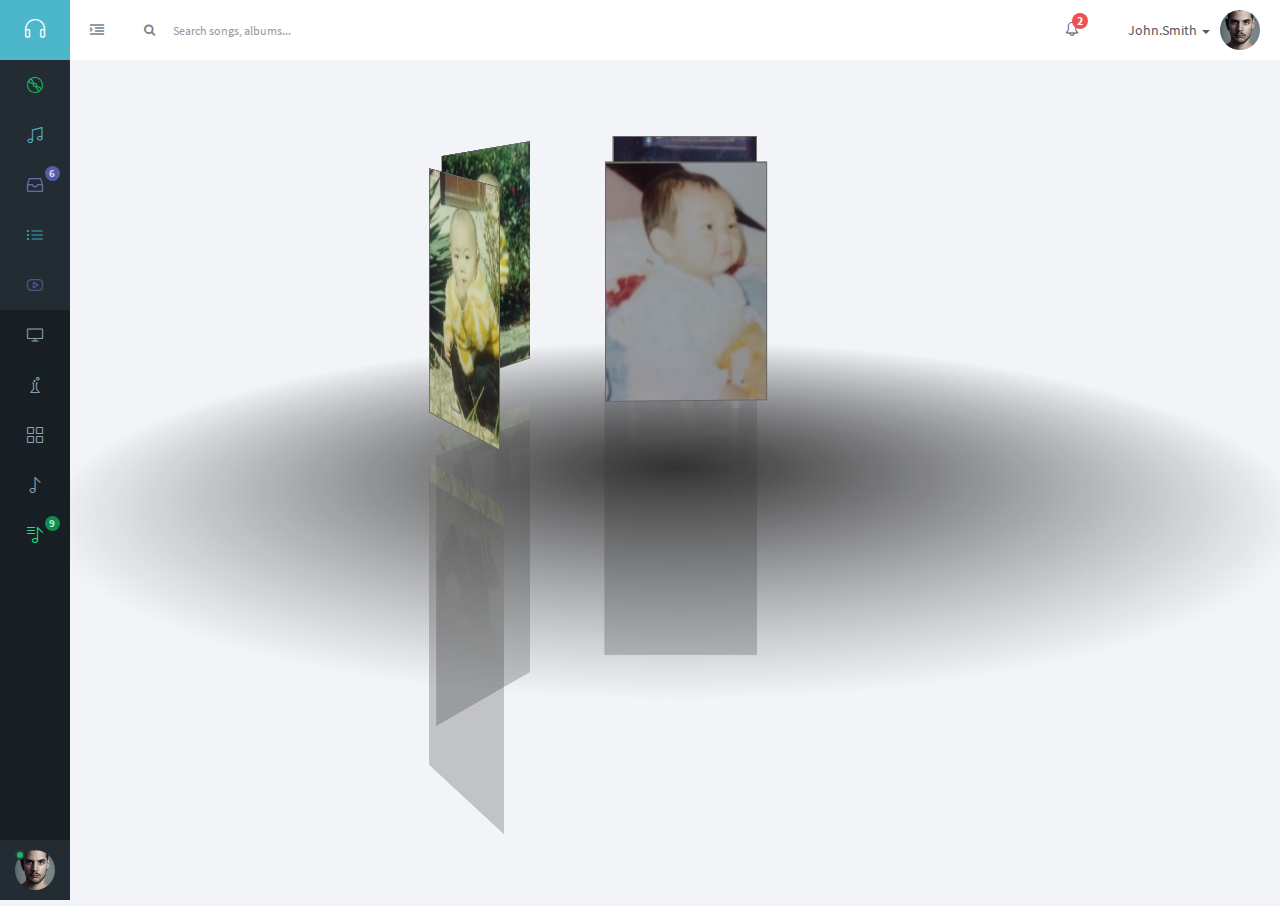
<file: src/main/webapp/nav/index.html>
<!DOCTYPE html>
<html lang="en" class="app">
<head>  
  <meta charset="utf-8" />
  <title>Musik | Web Application</title>
  <meta name="description" content="app, web app, responsive, admin dashboard, admin, flat, flat ui, ui kit, off screen nav" />
  <meta name="viewport" content="width=device-width, initial-scale=1, maximum-scale=1" />
  <link rel="stylesheet" href="js/jPlayer/jplayer.flat.css" type="text/css" />
  <link rel="stylesheet" href="css/bootstrap.css" type="text/css" />
  <link rel="stylesheet" href="css/animate.css" type="text/css" />
  <link rel="stylesheet" href="css/font-awesome.min.css" type="text/css" />
  <link rel="stylesheet" href="css/simple-line-icons.css" type="text/css" />
  <link rel="stylesheet" href="css/font.css" type="text/css" />
  <link rel="stylesheet" href="css/app.css" type="text/css" />  
    <!--[if lt IE 9]>
    <script src="js/ie/html5shiv.js"></script>
    <script src="js/ie/respond.min.js"></script>
    <script src="js/ie/excanvas.js"></script>
  <![endif]-->
</head>
<body class="">
  <section class="vbox">
    <header class="bg-white-only header header-md navbar navbar-fixed-top-xs">
      <div class="navbar-header aside bg-info nav-xs">
        <a class="btn btn-link visible-xs" data-toggle="class:nav-off-screen,open" data-target="#nav,html">
          <i class="icon-list"></i>
        </a>
        <a href="index.html" class="navbar-brand text-lt">
          <i class="icon-earphones"></i>
          <img src="images/logo.png" alt="." class="hide">
          <span class="hidden-nav-xs m-l-sm">My Space</span>
        </a>
        <a class="btn btn-link visible-xs" data-toggle="dropdown" data-target=".user">
          <i class="icon-settings"></i>
        </a>
      </div>      <ul class="nav navbar-nav hidden-xs">
        <li>
          <a href="#nav,.navbar-header" data-toggle="class:nav-xs,nav-xs" class="text-muted">
            <i class="fa fa-indent text"></i>
            <i class="fa fa-dedent text-active"></i>
          </a>
        </li>
      </ul>
      <form class="navbar-form navbar-left input-s-lg m-t m-l-n-xs hidden-xs" role="search">
        <div class="form-group">
          <div class="input-group">
            <span class="input-group-btn">
              <button type="submit" class="btn btn-sm bg-white btn-icon rounded"><i class="fa fa-search"></i></button>
            </span>
            <input type="text" class="form-control input-sm no-border rounded" placeholder="Search songs, albums...">
          </div>
        </div>
      </form>
      <div class="navbar-right ">
        <ul class="nav navbar-nav m-n hidden-xs nav-user user">
          <li class="hidden-xs">
            <a href="#" class="dropdown-toggle lt" data-toggle="dropdown">
              <i class="icon-bell"></i>
              <span class="badge badge-sm up bg-danger count">2</span>
            </a>
            <section class="dropdown-menu aside-xl animated fadeInUp">
              <section class="panel bg-white">
                <div class="panel-heading b-light bg-light">
                  <strong>You have <span class="count">2</span> notifications</strong>
                </div>
                <div class="list-group list-group-alt">
                  <a href="#" class="media list-group-item">
                    <span class="pull-left thumb-sm">
                      <img src="images/a0.png" alt="..." class="img-circle">
                    </span>
                    <span class="media-body block m-b-none">
                      Use awesome animate.css<br>
                      <small class="text-muted">10 minutes ago</small>
                    </span>
                  </a>
                  <a href="#" class="media list-group-item">
                    <span class="media-body block m-b-none">
                      1.0 initial released<br>
                      <small class="text-muted">1 hour ago</small>
                    </span>
                  </a>
                </div>
                <div class="panel-footer text-sm">
                  <a href="#" class="pull-right"><i class="fa fa-cog"></i></a>
                  <a href="#notes" data-toggle="class:show animated fadeInRight">See all the notifications</a>
                </div>
              </section>
            </section>
          </li>
          <li class="dropdown">
            <a href="#" class="dropdown-toggle bg clear" data-toggle="dropdown">
              <span class="thumb-sm avatar pull-right m-t-n-sm m-b-n-sm m-l-sm">
                <img src="images/a0.png" alt="...">
              </span>
              John.Smith <b class="caret"></b>
            </a>
            <ul class="dropdown-menu animated fadeInRight">            
              <li>
                <span class="arrow top"></span>
                <a href="#">Settings</a>
              </li>
              <li>
                <a href="profile.html">Profile</a>
              </li>
              <li>
                <a href="#">
                  <span class="badge bg-danger pull-right">3</span>
                  Notifications
                </a>
              </li>
              <li>
                <a href="docs.html">Help</a>
              </li>
              <li class="divider"></li>
              <li>
                <a href="modal.lockme.html" data-toggle="ajaxModal" >Logout</a>
              </li>
            </ul>
          </li>
        </ul>
      </div>      
    </header>
    <section>
      <section class="hbox stretch">
        <!-- .aside -->
        <aside class="bg-black dk nav-xs aside hidden-print" id="nav">          
          <section class="vbox">
            <section class="w-f-md scrollable">
              <div class="slim-scroll" data-height="auto" data-disable-fade-out="true" data-distance="0" data-size="10px" data-railOpacity="0.2">
                


                <!-- nav -->                 
                <nav class="nav-primary hidden-xs">
                  <ul class="nav bg clearfix">
                    <li class="hidden-nav-xs padder m-t m-b-sm text-xs text-muted">
                      Discover
                    </li>
                    <li>
                      <a href="index.html">
                        <i class="icon-disc icon text-success"></i>
                        <span class="font-bold">What's new</span>
                      </a>
                    </li>
                    <li>
                      <a href="genres.html">
                        <i class="icon-music-tone-alt icon text-info"></i>
                        <span class="font-bold">Genres</span>
                      </a>
                    </li>
                    <li>
                      <a href="events.html">
                        <i class="icon-drawer icon text-primary-lter"></i>
                        <b class="badge bg-primary pull-right">6</b>
                        <span class="font-bold">Events</span>
                      </a>
                    </li>
                    <li>
                      <a href="listen.html">
                        <i class="icon-list icon  text-info-dker"></i>
                        <span class="font-bold">Listen</span>
                      </a>
                    </li>
                    <li>
                      <a href="video.html" data-target="#content" data-el="#bjax-el" data-replace="true">
                        <i class="icon-social-youtube icon  text-primary"></i>
                        <span class="font-bold">Video</span>
                      </a>
                    </li>
                    <li class="m-b hidden-nav-xs"></li>
                  </ul>
                  <ul class="nav" data-ride="collapse">
                    <li class="hidden-nav-xs padder m-t m-b-sm text-xs text-muted">
                      Interface
                    </li>
                    <li >
                      <a href="#" class="auto">
                        <span class="pull-right text-muted">
                          <i class="fa fa-angle-left text"></i>
                          <i class="fa fa-angle-down text-active"></i>
                        </span>
                        <i class="icon-screen-desktop icon">
                        </i>
                        <span>Layouts</span>
                      </a>
                      <ul class="nav dk text-sm">
                        <li >
                          <a href="layout-color.html" class="auto">                                                        
                            <i class="fa fa-angle-right text-xs"></i>

                            <span>Color option</span>
                          </a>
                        </li>
                        <li >
                          <a href="layout-boxed.html" class="auto">                                                        
                            <i class="fa fa-angle-right text-xs"></i>

                            <span>Boxed layout</span>
                          </a>
                        </li>
                        <li >
                          <a href="layout-fluid.html" class="auto">                                                        
                            <i class="fa fa-angle-right text-xs"></i>

                            <span>Fluid layout</span>
                          </a>
                        </li>
                      </ul>
                    </li>
                    <li >
                      <a href="#" class="auto">
                        <span class="pull-right text-muted">
                          <i class="fa fa-angle-left text"></i>
                          <i class="fa fa-angle-down text-active"></i>
                        </span>
                        <i class="icon-chemistry icon">
                        </i>
                        <span>UI Kit</span>
                      </a>
                      <ul class="nav dk text-sm">
                        <li >
                          <a href="buttons.html" class="auto">                                                        
                            <i class="fa fa-angle-right text-xs"></i>

                            <span>Buttons</span>
                          </a>
                        </li>
                        <li >
                          <a href="icons.html" class="auto">                            
                            <b class="badge bg-info pull-right">369</b>                                                        
                            <i class="fa fa-angle-right text-xs"></i>

                            <span>Icons</span>
                          </a>
                        </li><li >
                          <a href="http://www.weidea.net" class="auto">                            
                            <b class="badge bg-info pull-right">369</b>                                                        
                            <i class="fa fa-angle-right text-xs"></i>

                            <span>More</span>
                          </a>
                        </li>
                        <li >
                          <a href="grid.html" class="auto">                                                        
                            <i class="fa fa-angle-right text-xs"></i>

                            <span>Grid</span>
                          </a>
                        </li>
                        <li >
                          <a href="widgets.html" class="auto">                            
                            <b class="badge bg-dark pull-right">8</b>                                                        
                            <i class="fa fa-angle-right text-xs"></i>

                            <span>Widgets</span>
                          </a>
                        </li>
                        <li >
                          <a href="components.html" class="auto">                                                        
                            <i class="fa fa-angle-right text-xs"></i>

                            <span>Components</span>
                          </a>
                        </li>
                        <li >
                          <a href="list.html" class="auto">                                                        
                            <i class="fa fa-angle-right text-xs"></i>

                            <span>List group</span>
                          </a>
                        </li>
                        <li >
                          <a href="#table" class="auto">                            
                            <span class="pull-right text-muted">
                              <i class="fa fa-angle-left text"></i>
                              <i class="fa fa-angle-down text-active"></i>
                            </span>                            
                            <i class="fa fa-angle-right text-xs"></i>

                            <span>Table</span>
                          </a>
                          <ul class="nav dker">
                            <li >
                              <a href="table-static.html">
                                <i class="fa fa-angle-right"></i>
                                <span>Table static</span>
                              </a>
                            </li>
                            <li >
                              <a href="table-datatable.html">
                                <i class="fa fa-angle-right"></i>
                                <span>Datatable</span>
                              </a>
                            </li>
                          </ul>
                        </li>
                        <li >
                          <a href="#form" class="auto">                            
                            <span class="pull-right text-muted">
                              <i class="fa fa-angle-left text"></i>
                              <i class="fa fa-angle-down text-active"></i>
                            </span>                            
                            <i class="fa fa-angle-right text-xs"></i>

                            <span>Form</span>
                          </a>
                          <ul class="nav dker">
                            <li >
                              <a href="form-elements.html">
                                <i class="fa fa-angle-right"></i>
                                <span>Form elements</span>
                              </a>
                            </li>
                            <li >
                              <a href="form-validation.html">
                                <i class="fa fa-angle-right"></i>
                                <span>Form validation</span>
                              </a>
                            </li>
                            <li >
                              <a href="form-wizard.html">
                                <i class="fa fa-angle-right"></i>
                                <span>Form wizard</span>
                              </a>
                            </li>
                          </ul>
                        </li>
                        <li >
                          <a href="chart.html" class="auto">                                                        
                            <i class="fa fa-angle-right text-xs"></i>

                            <span>Chart</span>
                          </a>
                        </li>
                        <li >
                          <a href="portlet.html" class="auto">                                                        
                            <i class="fa fa-angle-right text-xs"></i>

                            <span>Portlet</span>
                          </a>
                        </li>
                        <li >
                          <a href="timeline.html" class="auto">                                                        
                            <i class="fa fa-angle-right text-xs"></i>

                            <span>Timeline</span>
                          </a>
                        </li>
                      </ul>
                    </li>
                    <li >
                      <a href="#" class="auto">
                        <span class="pull-right text-muted">
                          <i class="fa fa-angle-left text"></i>
                          <i class="fa fa-angle-down text-active"></i>
                        </span>
                        <i class="icon-grid icon">
                        </i>
                        <span>Pages</span>
                      </a>
                      <ul class="nav dk text-sm">
                        <li >
                          <a href="profile.html" class="auto">                                                        
                            <i class="fa fa-angle-right text-xs"></i>

                            <span>Profile</span>
                          </a>
                        </li>
                        <li >
                          <a href="blog.html" class="auto">                                                        
                            <i class="fa fa-angle-right text-xs"></i>

                            <span>Blog</span>
                          </a>
                        </li>
                        <li >
                          <a href="invoice.html" class="auto">                                                        
                            <i class="fa fa-angle-right text-xs"></i>

                            <span>Invoice</span>
                          </a>
                        </li>
                        <li >
                          <a href="gmap.html" class="auto">                                                        
                            <i class="fa fa-angle-right text-xs"></i>

                            <span>Google Map</span>
                          </a>
                        </li>
                        <li >
                          <a href="jvectormap.html" class="auto">                                                        
                            <i class="fa fa-angle-right text-xs"></i>

                            <span>Vector Map</span>
                          </a>
                        </li>
                        <li >
                          <a href="signin.html" class="auto">                                                        
                            <i class="fa fa-angle-right text-xs"></i>

                            <span>Signin</span>
                          </a>
                        </li>
                        <li >
                          <a href="signup.html" class="auto">                                                        
                            <i class="fa fa-angle-right text-xs"></i>

                            <span>Signup</span>
                          </a>
                        </li>
                        <li >
                          <a href="404.html" class="auto">                                                        
                            <i class="fa fa-angle-right text-xs"></i>

                            <span>404</span>
                          </a>
                        </li>
                      </ul>
                    </li>
                  </ul>
                  <ul class="nav text-sm">
                    <li class="hidden-nav-xs padder m-t m-b-sm text-xs text-muted">
                      <span class="pull-right"><a href="#"><i class="icon-plus i-lg"></i></a></span>
                      Playlist
                    </li>
                    <li>
                      <a href="#">
                        <i class="icon-music-tone icon"></i>
                        <span>Hip-Pop</span>
                      </a>
                    </li>
                    <li>
                      <a href="#">
                        <i class="icon-playlist icon text-success-lter"></i>
                        <b class="badge bg-success dker pull-right">9</b>
                        <span>Jazz</span>
                      </a>
                    </li>
                  </ul>
                </nav>
                <!-- / nav -->
              </div>
            </section>
            
            <footer class="footer hidden-xs no-padder text-center-nav-xs">
              <div class="bg hidden-xs ">
                  <div class="dropdown dropup wrapper-sm clearfix">
                    <a href="#" class="dropdown-toggle" data-toggle="dropdown">
                      <span class="thumb-sm avatar pull-left m-l-xs">                        
                        <img src="images/a3.png" class="dker" alt="...">
                        <i class="on b-black"></i>
                      </span>
                      <span class="hidden-nav-xs clear">
                        <span class="block m-l">
                          <strong class="font-bold text-lt">John.Smith</strong> 
                          <b class="caret"></b>
                        </span>
                        <span class="text-muted text-xs block m-l">Art Director</span>
                      </span>
                    </a>
                    <ul class="dropdown-menu animated fadeInRight aside text-left">                      
                      <li>
                        <span class="arrow bottom hidden-nav-xs"></span>
                        <a href="#">Settings</a>
                      </li>
                      <li>
                        <a href="profile.html">Profile</a>
                      </li>
                      <li>
                        <a href="#">
                          <span class="badge bg-danger pull-right">3</span>
                          Notifications
                        </a>
                      </li>
                      <li>
                        <a href="docs.html">Help</a>
                      </li>
                      <li class="divider"></li>
                      <li>
                        <a href="modal.lockme.html" data-toggle="ajaxModal" >Logout</a>
                      </li>
                    </ul>
                  </div>
                </div>            </footer>
          </section>
        </aside>
        <!-- /.aside -->
        <section id="content">
          <iframe id="main-frame" style="width: 100%; height: 100%; border-width: 0"></iframe>
        </section>
      </section>
    </section>    
  </section>
  <script src="js/jquery.min.js"></script>
  <!-- Bootstrap -->
  <script src="js/bootstrap.js"></script>
  <!-- App -->
  <script src="js/app.js"></script>  
  <script src="js/slimscroll/jquery.slimscroll.min.js"></script>
    <script src="js/app.plugin.js"></script>
  <script type="text/javascript" src="js/jPlayer/jquery.jplayer.min.js"></script>
  <script type="text/javascript" src="js/jPlayer/add-on/jplayer.playlist.min.js"></script>
  <script type="text/javascript" src="js/jPlayer/demo.js"></script>

  <script src="js/index.js"></script>

</body>
</html>
</file>
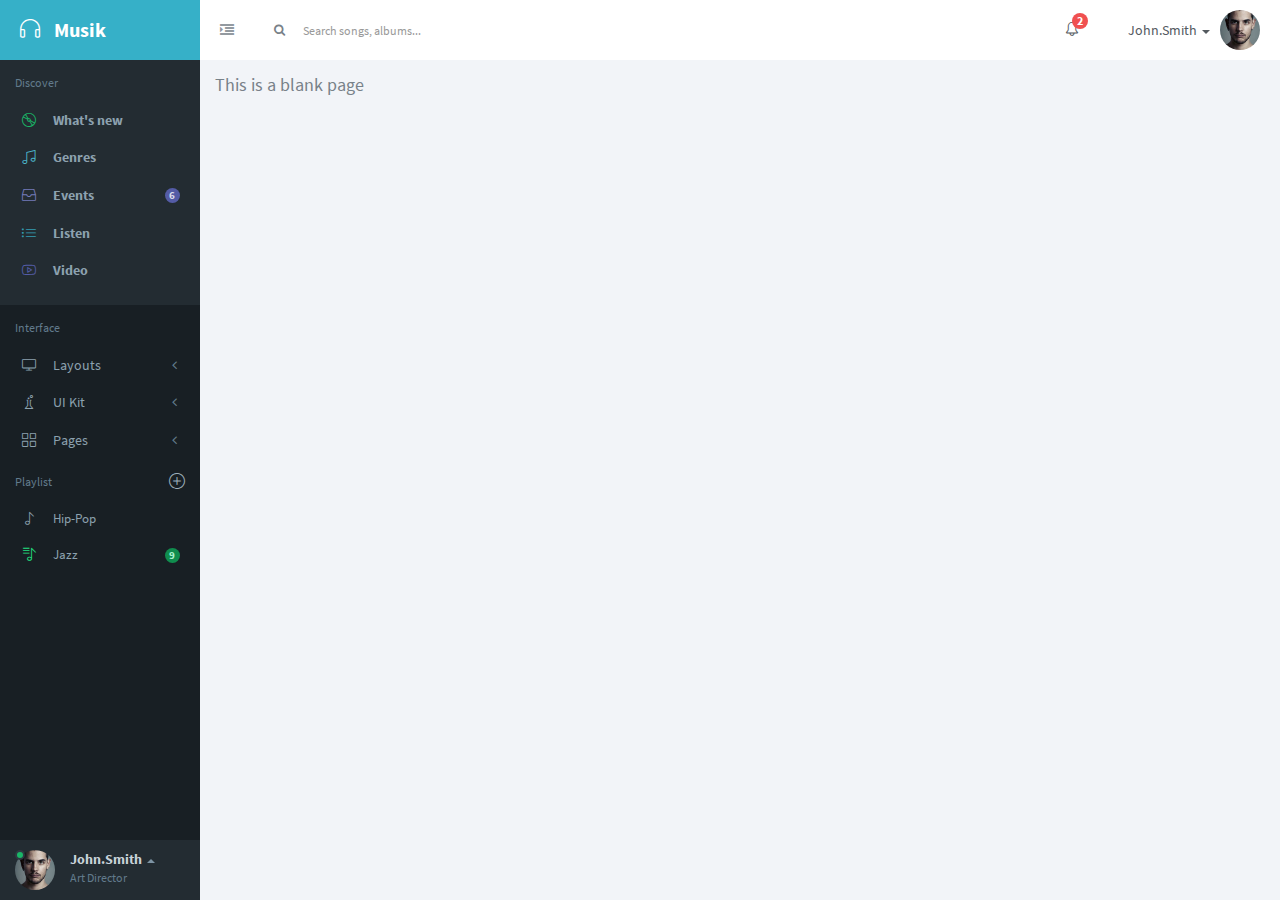
<file: src/main/webapp/nav/blank.html>
<!DOCTYPE html>
<html lang="en" class="app">
<head>  
  <meta charset="utf-8" />
  <title>Musik | Web Application</title>
  <meta name="description" content="app, web app, responsive, admin dashboard, admin, flat, flat ui, ui kit, off screen nav" />
  <meta name="viewport" content="width=device-width, initial-scale=1, maximum-scale=1" />
  <link rel="stylesheet" href="js/jPlayer/jplayer.flat.css" type="text/css" />
  <link rel="stylesheet" href="css/bootstrap.css" type="text/css" />
  <link rel="stylesheet" href="css/animate.css" type="text/css" />
  <link rel="stylesheet" href="css/font-awesome.min.css" type="text/css" />
  <link rel="stylesheet" href="css/simple-line-icons.css" type="text/css" />
  <link rel="stylesheet" href="css/font.css" type="text/css" />
  <link rel="stylesheet" href="css/app.css" type="text/css" />  
    <!--[if lt IE 9]>
    <script src="js/ie/html5shiv.js"></script>
    <script src="js/ie/respond.min.js"></script>
    <script src="js/ie/excanvas.js"></script>
  <![endif]-->
</head>
<body class="">
  <section class="vbox">
    <header class="bg-white-only header header-md navbar navbar-fixed-top-xs">
      <div class="navbar-header aside bg-info dk">
        <a class="btn btn-link visible-xs" data-toggle="class:nav-off-screen,open" data-target="#nav,html">
          <i class="icon-list"></i>
        </a>
        <a href="index.html" class="navbar-brand text-lt">
          <i class="icon-earphones"></i>
          <img src="images/logo.png" alt="." class="hide">
          <span class="hidden-nav-xs m-l-sm">Musik</span>
        </a>
        <a class="btn btn-link visible-xs" data-toggle="dropdown" data-target=".user">
          <i class="icon-settings"></i>
        </a>
      </div>      <ul class="nav navbar-nav hidden-xs">
        <li>
          <a href="#nav,.navbar-header" data-toggle="class:nav-xs,nav-xs" class="text-muted">
            <i class="fa fa-indent text"></i>
            <i class="fa fa-dedent text-active"></i>
          </a>
        </li>
      </ul>
      <form class="navbar-form navbar-left input-s-lg m-t m-l-n-xs hidden-xs" role="search">
        <div class="form-group">
          <div class="input-group">
            <span class="input-group-btn">
              <button type="submit" class="btn btn-sm bg-white btn-icon rounded"><i class="fa fa-search"></i></button>
            </span>
            <input type="text" class="form-control input-sm no-border rounded" placeholder="Search songs, albums...">
          </div>
        </div>
      </form>
      <div class="navbar-right ">
        <ul class="nav navbar-nav m-n hidden-xs nav-user user">
          <li class="hidden-xs">
            <a href="#" class="dropdown-toggle lt" data-toggle="dropdown">
              <i class="icon-bell"></i>
              <span class="badge badge-sm up bg-danger count">2</span>
            </a>
            <section class="dropdown-menu aside-xl animated fadeInUp">
              <section class="panel bg-white">
                <div class="panel-heading b-light bg-light">
                  <strong>You have <span class="count">2</span> notifications</strong>
                </div>
                <div class="list-group list-group-alt">
                  <a href="#" class="media list-group-item">
                    <span class="pull-left thumb-sm">
                      <img src="images/a0.png" alt="..." class="img-circle">
                    </span>
                    <span class="media-body block m-b-none">
                      Use awesome animate.css<br>
                      <small class="text-muted">10 minutes ago</small>
                    </span>
                  </a>
                  <a href="#" class="media list-group-item">
                    <span class="media-body block m-b-none">
                      1.0 initial released<br>
                      <small class="text-muted">1 hour ago</small>
                    </span>
                  </a>
                </div>
                <div class="panel-footer text-sm">
                  <a href="#" class="pull-right"><i class="fa fa-cog"></i></a>
                  <a href="#notes" data-toggle="class:show animated fadeInRight">See all the notifications</a>
                </div>
              </section>
            </section>
          </li>
          <li class="dropdown">
            <a href="#" class="dropdown-toggle bg clear" data-toggle="dropdown">
              <span class="thumb-sm avatar pull-right m-t-n-sm m-b-n-sm m-l-sm">
                <img src="images/a0.png" alt="...">
              </span>
              John.Smith <b class="caret"></b>
            </a>
            <ul class="dropdown-menu animated fadeInRight">            
              <li>
                <span class="arrow top"></span>
                <a href="#">Settings</a>
              </li>
              <li>
                <a href="profile.html">Profile</a>
              </li>
              <li>
                <a href="#">
                  <span class="badge bg-danger pull-right">3</span>
                  Notifications
                </a>
              </li>
              <li>
                <a href="docs.html">Help</a>
              </li>
              <li class="divider"></li>
              <li>
                <a href="modal.lockme.html" data-toggle="ajaxModal" >Logout</a>
              </li>
            </ul>
          </li>
        </ul>
      </div>      
    </header>
    <section>
      <section class="hbox stretch">
        <!-- .aside -->
        <aside class="bg-black dk aside hidden-print" id="nav">          
          <section class="vbox">
            <section class="w-f-md scrollable">
              <div class="slim-scroll" data-height="auto" data-disable-fade-out="true" data-distance="0" data-size="10px" data-railOpacity="0.2">
                


                <!-- nav -->                 
                <nav class="nav-primary hidden-xs">
                  <ul class="nav bg clearfix">
                    <li class="hidden-nav-xs padder m-t m-b-sm text-xs text-muted">
                      Discover
                    </li>
                    <li>
                      <a href="index.html">
                        <i class="icon-disc icon text-success"></i>
                        <span class="font-bold">What's new</span>
                      </a>
                    </li>
                    <li>
                      <a href="genres.html">
                        <i class="icon-music-tone-alt icon text-info"></i>
                        <span class="font-bold">Genres</span>
                      </a>
                    </li>
                    <li>
                      <a href="events.html">
                        <i class="icon-drawer icon text-primary-lter"></i>
                        <b class="badge bg-primary pull-right">6</b>
                        <span class="font-bold">Events</span>
                      </a>
                    </li>
                    <li>
                      <a href="listen.html">
                        <i class="icon-list icon  text-info-dker"></i>
                        <span class="font-bold">Listen</span>
                      </a>
                    </li>
                    <li>
                      <a href="video.html" data-target="#content" data-el="#bjax-el" data-replace="true">
                        <i class="icon-social-youtube icon  text-primary"></i>
                        <span class="font-bold">Video</span>
                      </a>
                    </li>
                    <li class="m-b hidden-nav-xs"></li>
                  </ul>
                  <ul class="nav" data-ride="collapse">
                    <li class="hidden-nav-xs padder m-t m-b-sm text-xs text-muted">
                      Interface
                    </li>
                    <li >
                      <a href="#" class="auto">
                        <span class="pull-right text-muted">
                          <i class="fa fa-angle-left text"></i>
                          <i class="fa fa-angle-down text-active"></i>
                        </span>
                        <i class="icon-screen-desktop icon">
                        </i>
                        <span>Layouts</span>
                      </a>
                      <ul class="nav dk text-sm">
                        <li >
                          <a href="layout-color.html" class="auto">                                                        
                            <i class="fa fa-angle-right text-xs"></i>

                            <span>Color option</span>
                          </a>
                        </li>
                        <li >
                          <a href="layout-boxed.html" class="auto">                                                        
                            <i class="fa fa-angle-right text-xs"></i>

                            <span>Boxed layout</span>
                          </a>
                        </li>
                        <li >
                          <a href="layout-fluid.html" class="auto">                                                        
                            <i class="fa fa-angle-right text-xs"></i>

                            <span>Fluid layout</span>
                          </a>
                        </li>
                      </ul>
                    </li>
                    <li >
                      <a href="#" class="auto">
                        <span class="pull-right text-muted">
                          <i class="fa fa-angle-left text"></i>
                          <i class="fa fa-angle-down text-active"></i>
                        </span>
                        <i class="icon-chemistry icon">
                        </i>
                        <span>UI Kit</span>
                      </a>
                      <ul class="nav dk text-sm">
                        <li >
                          <a href="buttons.html" class="auto">                                                        
                            <i class="fa fa-angle-right text-xs"></i>

                            <span>Buttons</span>
                          </a>
                        </li>
                        <li >
                          <a href="icons.html" class="auto">                            
                            <b class="badge bg-info pull-right">369</b>                                                        
                            <i class="fa fa-angle-right text-xs"></i>

                            <span>Icons</span>
                          </a>
                        </li><li >
                          <a href="http://www.weidea.net" class="auto">                            
                            <b class="badge bg-info pull-right">369</b>                                                        
                            <i class="fa fa-angle-right text-xs"></i>

                            <span>More</span>
                          </a>
                        </li>
                        <li >
                          <a href="grid.html" class="auto">                                                        
                            <i class="fa fa-angle-right text-xs"></i>

                            <span>Grid</span>
                          </a>
                        </li>
                        <li >
                          <a href="widgets.html" class="auto">                            
                            <b class="badge bg-dark pull-right">8</b>                                                        
                            <i class="fa fa-angle-right text-xs"></i>

                            <span>Widgets</span>
                          </a>
                        </li>
                        <li >
                          <a href="components.html" class="auto">                                                        
                            <i class="fa fa-angle-right text-xs"></i>

                            <span>Components</span>
                          </a>
                        </li>
                        <li >
                          <a href="list.html" class="auto">                                                        
                            <i class="fa fa-angle-right text-xs"></i>

                            <span>List group</span>
                          </a>
                        </li>
                        <li >
                          <a href="#table" class="auto">                            
                            <span class="pull-right text-muted">
                              <i class="fa fa-angle-left text"></i>
                              <i class="fa fa-angle-down text-active"></i>
                            </span>                            
                            <i class="fa fa-angle-right text-xs"></i>

                            <span>Table</span>
                          </a>
                          <ul class="nav dker">
                            <li >
                              <a href="table-static.html">
                                <i class="fa fa-angle-right"></i>
                                <span>Table static</span>
                              </a>
                            </li>
                            <li >
                              <a href="table-datatable.html">
                                <i class="fa fa-angle-right"></i>
                                <span>Datatable</span>
                              </a>
                            </li>
                          </ul>
                        </li>
                        <li >
                          <a href="#form" class="auto">                            
                            <span class="pull-right text-muted">
                              <i class="fa fa-angle-left text"></i>
                              <i class="fa fa-angle-down text-active"></i>
                            </span>                            
                            <i class="fa fa-angle-right text-xs"></i>

                            <span>Form</span>
                          </a>
                          <ul class="nav dker">
                            <li >
                              <a href="form-elements.html">
                                <i class="fa fa-angle-right"></i>
                                <span>Form elements</span>
                              </a>
                            </li>
                            <li >
                              <a href="form-validation.html">
                                <i class="fa fa-angle-right"></i>
                                <span>Form validation</span>
                              </a>
                            </li>
                            <li >
                              <a href="form-wizard.html">
                                <i class="fa fa-angle-right"></i>
                                <span>Form wizard</span>
                              </a>
                            </li>
                          </ul>
                        </li>
                        <li >
                          <a href="chart.html" class="auto">                                                        
                            <i class="fa fa-angle-right text-xs"></i>

                            <span>Chart</span>
                          </a>
                        </li>
                        <li >
                          <a href="portlet.html" class="auto">                                                        
                            <i class="fa fa-angle-right text-xs"></i>

                            <span>Portlet</span>
                          </a>
                        </li>
                        <li >
                          <a href="timeline.html" class="auto">                                                        
                            <i class="fa fa-angle-right text-xs"></i>

                            <span>Timeline</span>
                          </a>
                        </li>
                      </ul>
                    </li>
                    <li >
                      <a href="#" class="auto">
                        <span class="pull-right text-muted">
                          <i class="fa fa-angle-left text"></i>
                          <i class="fa fa-angle-down text-active"></i>
                        </span>
                        <i class="icon-grid icon">
                        </i>
                        <span>Pages</span>
                      </a>
                      <ul class="nav dk text-sm">
                        <li >
                          <a href="profile.html" class="auto">                                                        
                            <i class="fa fa-angle-right text-xs"></i>

                            <span>Profile</span>
                          </a>
                        </li>
                        <li >
                          <a href="blog.html" class="auto">                                                        
                            <i class="fa fa-angle-right text-xs"></i>

                            <span>Blog</span>
                          </a>
                        </li>
                        <li >
                          <a href="invoice.html" class="auto">                                                        
                            <i class="fa fa-angle-right text-xs"></i>

                            <span>Invoice</span>
                          </a>
                        </li>
                        <li >
                          <a href="gmap.html" class="auto">                                                        
                            <i class="fa fa-angle-right text-xs"></i>

                            <span>Google Map</span>
                          </a>
                        </li>
                        <li >
                          <a href="jvectormap.html" class="auto">                                                        
                            <i class="fa fa-angle-right text-xs"></i>

                            <span>Vector Map</span>
                          </a>
                        </li>
                        <li >
                          <a href="signin.html" class="auto">                                                        
                            <i class="fa fa-angle-right text-xs"></i>

                            <span>Signin</span>
                          </a>
                        </li>
                        <li >
                          <a href="signup.html" class="auto">                                                        
                            <i class="fa fa-angle-right text-xs"></i>

                            <span>Signup</span>
                          </a>
                        </li>
                        <li >
                          <a href="404.html" class="auto">                                                        
                            <i class="fa fa-angle-right text-xs"></i>

                            <span>404</span>
                          </a>
                        </li>
                      </ul>
                    </li>
                  </ul>
                  <ul class="nav text-sm">
                    <li class="hidden-nav-xs padder m-t m-b-sm text-xs text-muted">
                      <span class="pull-right"><a href="#"><i class="icon-plus i-lg"></i></a></span>
                      Playlist
                    </li>
                    <li>
                      <a href="#">
                        <i class="icon-music-tone icon"></i>
                        <span>Hip-Pop</span>
                      </a>
                    </li>
                    <li>
                      <a href="#">
                        <i class="icon-playlist icon text-success-lter"></i>
                        <b class="badge bg-success dker pull-right">9</b>
                        <span>Jazz</span>
                      </a>
                    </li>
                  </ul>
                </nav>
                <!-- / nav -->
              </div>
            </section>
            
            <footer class="footer hidden-xs no-padder text-center-nav-xs">
              <div class="bg hidden-xs ">
                  <div class="dropdown dropup wrapper-sm clearfix">
                    <a href="#" class="dropdown-toggle" data-toggle="dropdown">
                      <span class="thumb-sm avatar pull-left m-l-xs">                        
                        <img src="images/a3.png" class="dker" alt="...">
                        <i class="on b-black"></i>
                      </span>
                      <span class="hidden-nav-xs clear">
                        <span class="block m-l">
                          <strong class="font-bold text-lt">John.Smith</strong> 
                          <b class="caret"></b>
                        </span>
                        <span class="text-muted text-xs block m-l">Art Director</span>
                      </span>
                    </a>
                    <ul class="dropdown-menu animated fadeInRight aside text-left">                      
                      <li>
                        <span class="arrow bottom hidden-nav-xs"></span>
                        <a href="#">Settings</a>
                      </li>
                      <li>
                        <a href="profile.html">Profile</a>
                      </li>
                      <li>
                        <a href="#">
                          <span class="badge bg-danger pull-right">3</span>
                          Notifications
                        </a>
                      </li>
                      <li>
                        <a href="docs.html">Help</a>
                      </li>
                      <li class="divider"></li>
                      <li>
                        <a href="modal.lockme.html" data-toggle="ajaxModal" >Logout</a>
                      </li>
                    </ul>
                  </div>
                </div>            </footer>
          </section>
        </aside>
        <!-- /.aside -->
        <section id="content">
          <section class="vbox">          
            <section class="scrollable wrapper">
              <p class="h4">This is a blank page</p>
            </section>
          </section>
          <a href="#" class="hide nav-off-screen-block" data-toggle="class:nav-off-screen,open" data-target="#nav,html"></a>
        </section>
      </section>
    </section>    
  </section>
  <script src="js/jquery.min.js"></script>
  <!-- Bootstrap -->
  <script src="js/bootstrap.js"></script>
  <!-- App -->
  <script src="js/app.js"></script>  
  <script src="js/slimscroll/jquery.slimscroll.min.js"></script>
    <script src="js/app.plugin.js"></script>
  <script type="text/javascript" src="js/jPlayer/jquery.jplayer.min.js"></script>
  <script type="text/javascript" src="js/jPlayer/add-on/jplayer.playlist.min.js"></script>
  <script type="text/javascript" src="js/jPlayer/demo.js"></script>

</body>
</html>
</file>
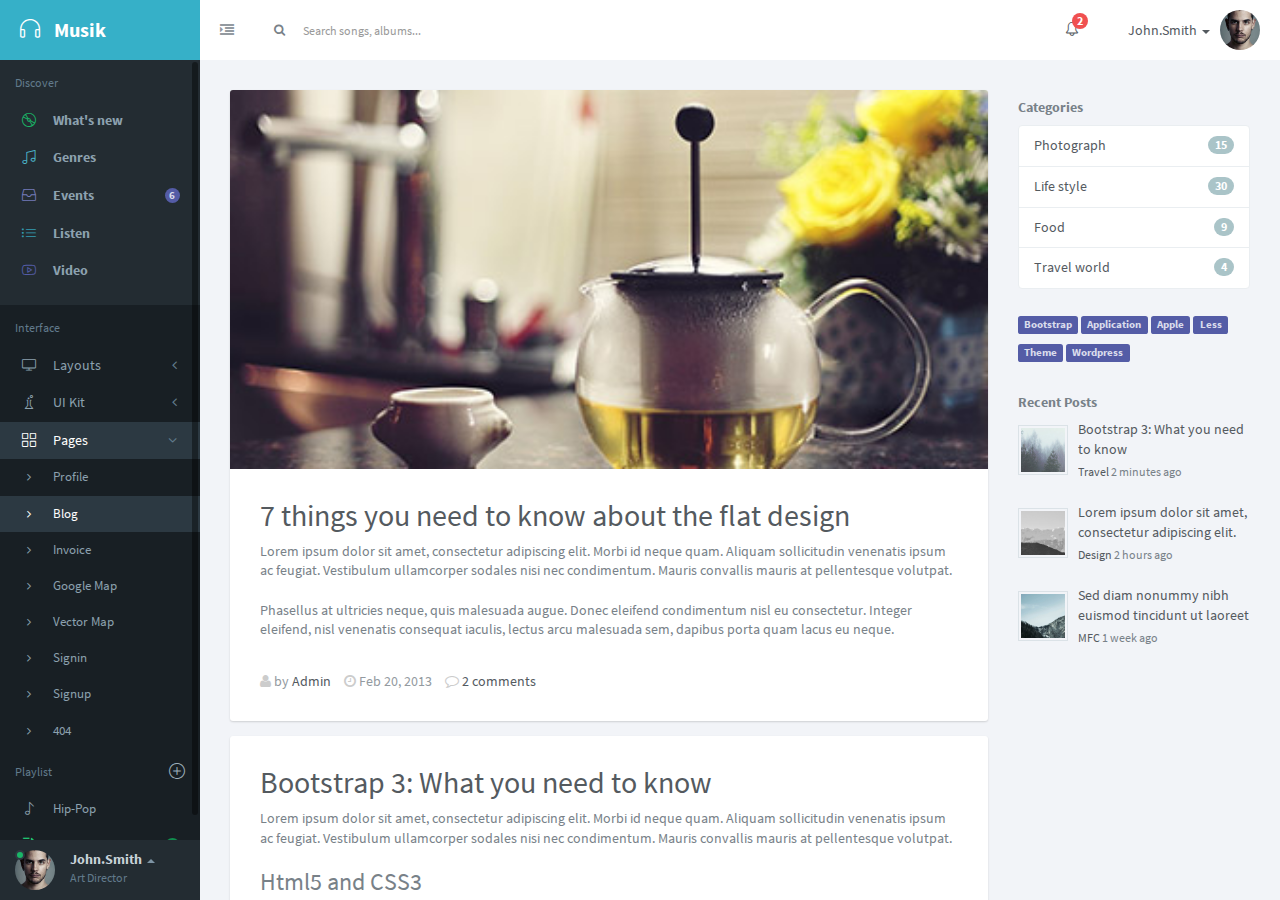
<file: src/main/webapp/nav/blog.html>
<!DOCTYPE html>
<html lang="en" class="app">
<head>  
  <meta charset="utf-8" />
  <title>Musik | Web Application</title>
  <meta name="description" content="app, web app, responsive, admin dashboard, admin, flat, flat ui, ui kit, off screen nav" />
  <meta name="viewport" content="width=device-width, initial-scale=1, maximum-scale=1" />
  <link rel="stylesheet" href="js/jPlayer/jplayer.flat.css" type="text/css" />
  <link rel="stylesheet" href="css/bootstrap.css" type="text/css" />
  <link rel="stylesheet" href="css/animate.css" type="text/css" />
  <link rel="stylesheet" href="css/font-awesome.min.css" type="text/css" />
  <link rel="stylesheet" href="css/simple-line-icons.css" type="text/css" />
  <link rel="stylesheet" href="css/font.css" type="text/css" />
  <link rel="stylesheet" href="css/app.css" type="text/css" />  
  
  <!--[if lt IE 9]>
    <script src="js/ie/html5shiv.js"></script>
    <script src="js/ie/respond.min.js"></script>
    <script src="js/ie/excanvas.js"></script>
  <![endif]-->
</head>
<body class="">
  <section class="vbox">
    <header class="bg-white-only header header-md navbar navbar-fixed-top-xs">
      <div class="navbar-header aside bg-info dk">
        <a class="btn btn-link visible-xs" data-toggle="class:nav-off-screen,open" data-target="#nav,html">
          <i class="icon-list"></i>
        </a>
        <a href="index.html" class="navbar-brand text-lt">
          <i class="icon-earphones"></i>
          <img src="images/logo.png" alt="." class="hide">
          <span class="hidden-nav-xs m-l-sm">Musik</span>
        </a>
        <a class="btn btn-link visible-xs" data-toggle="dropdown" data-target=".user">
          <i class="icon-settings"></i>
        </a>
      </div>      <ul class="nav navbar-nav hidden-xs">
        <li>
          <a href="#nav,.navbar-header" data-toggle="class:nav-xs,nav-xs" class="text-muted">
            <i class="fa fa-indent text"></i>
            <i class="fa fa-dedent text-active"></i>
          </a>
        </li>
      </ul>
      <form class="navbar-form navbar-left input-s-lg m-t m-l-n-xs hidden-xs" role="search">
        <div class="form-group">
          <div class="input-group">
            <span class="input-group-btn">
              <button type="submit" class="btn btn-sm bg-white btn-icon rounded"><i class="fa fa-search"></i></button>
            </span>
            <input type="text" class="form-control input-sm no-border rounded" placeholder="Search songs, albums...">
          </div>
        </div>
      </form>
      <div class="navbar-right ">
        <ul class="nav navbar-nav m-n hidden-xs nav-user user">
          <li class="hidden-xs">
            <a href="#" class="dropdown-toggle lt" data-toggle="dropdown">
              <i class="icon-bell"></i>
              <span class="badge badge-sm up bg-danger count">2</span>
            </a>
            <section class="dropdown-menu aside-xl animated fadeInUp">
              <section class="panel bg-white">
                <div class="panel-heading b-light bg-light">
                  <strong>You have <span class="count">2</span> notifications</strong>
                </div>
                <div class="list-group list-group-alt">
                  <a href="#" class="media list-group-item">
                    <span class="pull-left thumb-sm">
                      <img src="images/a0.png" alt="..." class="img-circle">
                    </span>
                    <span class="media-body block m-b-none">
                      Use awesome animate.css<br>
                      <small class="text-muted">10 minutes ago</small>
                    </span>
                  </a>
                  <a href="#" class="media list-group-item">
                    <span class="media-body block m-b-none">
                      1.0 initial released<br>
                      <small class="text-muted">1 hour ago</small>
                    </span>
                  </a>
                </div>
                <div class="panel-footer text-sm">
                  <a href="#" class="pull-right"><i class="fa fa-cog"></i></a>
                  <a href="#notes" data-toggle="class:show animated fadeInRight">See all the notifications</a>
                </div>
              </section>
            </section>
          </li>
          <li class="dropdown">
            <a href="#" class="dropdown-toggle bg clear" data-toggle="dropdown">
              <span class="thumb-sm avatar pull-right m-t-n-sm m-b-n-sm m-l-sm">
                <img src="images/a0.png" alt="...">
              </span>
              John.Smith <b class="caret"></b>
            </a>
            <ul class="dropdown-menu animated fadeInRight">            
              <li>
                <span class="arrow top"></span>
                <a href="#">Settings</a>
              </li>
              <li>
                <a href="profile.html">Profile</a>
              </li>
              <li>
                <a href="#">
                  <span class="badge bg-danger pull-right">3</span>
                  Notifications
                </a>
              </li>
              <li>
                <a href="docs.html">Help</a>
              </li>
              <li class="divider"></li>
              <li>
                <a href="modal.lockme.html" data-toggle="ajaxModal" >Logout</a>
              </li>
            </ul>
          </li>
        </ul>
      </div>      
    </header>
    <section>
      <section class="hbox stretch">
        <!-- .aside -->
        <aside class="bg-black dk aside hidden-print" id="nav">          
          <section class="vbox">
            <section class="w-f-md scrollable">
              <div class="slim-scroll" data-height="auto" data-disable-fade-out="true" data-distance="0" data-size="10px" data-railOpacity="0.2">
                


                <!-- nav -->                 
                <nav class="nav-primary hidden-xs">
                  <ul class="nav bg clearfix">
                    <li class="hidden-nav-xs padder m-t m-b-sm text-xs text-muted">
                      Discover
                    </li>
                    <li>
                      <a href="index.html">
                        <i class="icon-disc icon text-success"></i>
                        <span class="font-bold">What's new</span>
                      </a>
                    </li>
                    <li>
                      <a href="genres.html">
                        <i class="icon-music-tone-alt icon text-info"></i>
                        <span class="font-bold">Genres</span>
                      </a>
                    </li>
                    <li>
                      <a href="events.html">
                        <i class="icon-drawer icon text-primary-lter"></i>
                        <b class="badge bg-primary pull-right">6</b>
                        <span class="font-bold">Events</span>
                      </a>
                    </li>
                    <li>
                      <a href="listen.html">
                        <i class="icon-list icon  text-info-dker"></i>
                        <span class="font-bold">Listen</span>
                      </a>
                    </li>
                    <li>
                      <a href="video.html" data-target="#content" data-el="#bjax-el" data-replace="true">
                        <i class="icon-social-youtube icon  text-primary"></i>
                        <span class="font-bold">Video</span>
                      </a>
                    </li>
                    <li class="m-b hidden-nav-xs"></li>
                  </ul>
                  <ul class="nav" data-ride="collapse">
                    <li class="hidden-nav-xs padder m-t m-b-sm text-xs text-muted">
                      Interface
                    </li>
                    <li >
                      <a href="#" class="auto">
                        <span class="pull-right text-muted">
                          <i class="fa fa-angle-left text"></i>
                          <i class="fa fa-angle-down text-active"></i>
                        </span>
                        <i class="icon-screen-desktop icon">
                        </i>
                        <span>Layouts</span>
                      </a>
                      <ul class="nav dk text-sm">
                        <li >
                          <a href="layout-color.html" class="auto">                                                        
                            <i class="fa fa-angle-right text-xs"></i>

                            <span>Color option</span>
                          </a>
                        </li>
                        <li >
                          <a href="layout-boxed.html" class="auto">                                                        
                            <i class="fa fa-angle-right text-xs"></i>

                            <span>Boxed layout</span>
                          </a>
                        </li>
                        <li >
                          <a href="layout-fluid.html" class="auto">                                                        
                            <i class="fa fa-angle-right text-xs"></i>

                            <span>Fluid layout</span>
                          </a>
                        </li>
                      </ul>
                    </li>
                    <li >
                      <a href="#" class="auto">
                        <span class="pull-right text-muted">
                          <i class="fa fa-angle-left text"></i>
                          <i class="fa fa-angle-down text-active"></i>
                        </span>
                        <i class="icon-chemistry icon">
                        </i>
                        <span>UI Kit</span>
                      </a>
                      <ul class="nav dk text-sm">
                        <li >
                          <a href="buttons.html" class="auto">                                                        
                            <i class="fa fa-angle-right text-xs"></i>

                            <span>Buttons</span>
                          </a>
                        </li>
                        <li >
                          <a href="icons.html" class="auto">                            
                            <b class="badge bg-info pull-right">369</b>                                                        
                            <i class="fa fa-angle-right text-xs"></i>

                            <span>Icons</span>
                          </a>
                        </li><li >
                          <a href="http://www.weidea.net" class="auto">                            
                            <b class="badge bg-info pull-right">369</b>                                                        
                            <i class="fa fa-angle-right text-xs"></i>

                            <span>More</span>
                          </a>
                        </li>
                        <li >
                          <a href="grid.html" class="auto">                                                        
                            <i class="fa fa-angle-right text-xs"></i>

                            <span>Grid</span>
                          </a>
                        </li>
                        <li >
                          <a href="widgets.html" class="auto">                            
                            <b class="badge bg-dark pull-right">8</b>                                                        
                            <i class="fa fa-angle-right text-xs"></i>

                            <span>Widgets</span>
                          </a>
                        </li>
                        <li >
                          <a href="components.html" class="auto">                                                        
                            <i class="fa fa-angle-right text-xs"></i>

                            <span>Components</span>
                          </a>
                        </li>
                        <li >
                          <a href="list.html" class="auto">                                                        
                            <i class="fa fa-angle-right text-xs"></i>

                            <span>List group</span>
                          </a>
                        </li>
                        <li >
                          <a href="#table" class="auto">                            
                            <span class="pull-right text-muted">
                              <i class="fa fa-angle-left text"></i>
                              <i class="fa fa-angle-down text-active"></i>
                            </span>                            
                            <i class="fa fa-angle-right text-xs"></i>

                            <span>Table</span>
                          </a>
                          <ul class="nav dker">
                            <li >
                              <a href="table-static.html">
                                <i class="fa fa-angle-right"></i>
                                <span>Table static</span>
                              </a>
                            </li>
                            <li >
                              <a href="table-datatable.html">
                                <i class="fa fa-angle-right"></i>
                                <span>Datatable</span>
                              </a>
                            </li>
                          </ul>
                        </li>
                        <li >
                          <a href="#form" class="auto">                            
                            <span class="pull-right text-muted">
                              <i class="fa fa-angle-left text"></i>
                              <i class="fa fa-angle-down text-active"></i>
                            </span>                            
                            <i class="fa fa-angle-right text-xs"></i>

                            <span>Form</span>
                          </a>
                          <ul class="nav dker">
                            <li >
                              <a href="form-elements.html">
                                <i class="fa fa-angle-right"></i>
                                <span>Form elements</span>
                              </a>
                            </li>
                            <li >
                              <a href="form-validation.html">
                                <i class="fa fa-angle-right"></i>
                                <span>Form validation</span>
                              </a>
                            </li>
                            <li >
                              <a href="form-wizard.html">
                                <i class="fa fa-angle-right"></i>
                                <span>Form wizard</span>
                              </a>
                            </li>
                          </ul>
                        </li>
                        <li >
                          <a href="chart.html" class="auto">                                                        
                            <i class="fa fa-angle-right text-xs"></i>

                            <span>Chart</span>
                          </a>
                        </li>
                        <li >
                          <a href="portlet.html" class="auto">                                                        
                            <i class="fa fa-angle-right text-xs"></i>

                            <span>Portlet</span>
                          </a>
                        </li>
                        <li >
                          <a href="timeline.html" class="auto">                                                        
                            <i class="fa fa-angle-right text-xs"></i>

                            <span>Timeline</span>
                          </a>
                        </li>
                      </ul>
                    </li>
                    <li  class="active">
                      <a href="#" class="auto">
                        <span class="pull-right text-muted">
                          <i class="fa fa-angle-left text"></i>
                          <i class="fa fa-angle-down text-active"></i>
                        </span>
                        <i class="icon-grid icon">
                        </i>
                        <span>Pages</span>
                      </a>
                      <ul class="nav dk text-sm">
                        <li >
                          <a href="profile.html" class="auto">                                                        
                            <i class="fa fa-angle-right text-xs"></i>

                            <span>Profile</span>
                          </a>
                        </li>
                        <li  class="active">
                          <a href="blog.html" class="auto">                                                        
                            <i class="fa fa-angle-right text-xs"></i>

                            <span>Blog</span>
                          </a>
                        </li>
                        <li >
                          <a href="invoice.html" class="auto">                                                        
                            <i class="fa fa-angle-right text-xs"></i>

                            <span>Invoice</span>
                          </a>
                        </li>
                        <li >
                          <a href="gmap.html" class="auto">                                                        
                            <i class="fa fa-angle-right text-xs"></i>

                            <span>Google Map</span>
                          </a>
                        </li>
                        <li >
                          <a href="jvectormap.html" class="auto">                                                        
                            <i class="fa fa-angle-right text-xs"></i>

                            <span>Vector Map</span>
                          </a>
                        </li>
                        <li >
                          <a href="signin.html" class="auto">                                                        
                            <i class="fa fa-angle-right text-xs"></i>

                            <span>Signin</span>
                          </a>
                        </li>
                        <li >
                          <a href="signup.html" class="auto">                                                        
                            <i class="fa fa-angle-right text-xs"></i>

                            <span>Signup</span>
                          </a>
                        </li>
                        <li >
                          <a href="404.html" class="auto">                                                        
                            <i class="fa fa-angle-right text-xs"></i>

                            <span>404</span>
                          </a>
                        </li>
                      </ul>
                    </li>
                  </ul>
                  <ul class="nav text-sm">
                    <li class="hidden-nav-xs padder m-t m-b-sm text-xs text-muted">
                      <span class="pull-right"><a href="#"><i class="icon-plus i-lg"></i></a></span>
                      Playlist
                    </li>
                    <li>
                      <a href="#">
                        <i class="icon-music-tone icon"></i>
                        <span>Hip-Pop</span>
                      </a>
                    </li>
                    <li>
                      <a href="#">
                        <i class="icon-playlist icon text-success-lter"></i>
                        <b class="badge bg-success dker pull-right">9</b>
                        <span>Jazz</span>
                      </a>
                    </li>
                  </ul>
                </nav>
                <!-- / nav -->
              </div>
            </section>
            
            <footer class="footer hidden-xs no-padder text-center-nav-xs">
              <div class="bg hidden-xs ">
                  <div class="dropdown dropup wrapper-sm clearfix">
                    <a href="#" class="dropdown-toggle" data-toggle="dropdown">
                      <span class="thumb-sm avatar pull-left m-l-xs">                        
                        <img src="images/a3.png" class="dker" alt="...">
                        <i class="on b-black"></i>
                      </span>
                      <span class="hidden-nav-xs clear">
                        <span class="block m-l">
                          <strong class="font-bold text-lt">John.Smith</strong> 
                          <b class="caret"></b>
                        </span>
                        <span class="text-muted text-xs block m-l">Art Director</span>
                      </span>
                    </a>
                    <ul class="dropdown-menu animated fadeInRight aside text-left">                      
                      <li>
                        <span class="arrow bottom hidden-nav-xs"></span>
                        <a href="#">Settings</a>
                      </li>
                      <li>
                        <a href="profile.html">Profile</a>
                      </li>
                      <li>
                        <a href="#">
                          <span class="badge bg-danger pull-right">3</span>
                          Notifications
                        </a>
                      </li>
                      <li>
                        <a href="docs.html">Help</a>
                      </li>
                      <li class="divider"></li>
                      <li>
                        <a href="modal.lockme.html" data-toggle="ajaxModal" >Logout</a>
                      </li>
                    </ul>
                  </div>
                </div>            </footer>
          </section>
        </aside>
        <!-- /.aside -->
        <section id="content">
          <section class="vbox">
            <section class="scrollable wrapper-lg">
              <div class="row">
                <div class="col-sm-9">
                  <div class="blog-post">                   
                    <div class="post-item">
                      <div class="post-media">
                        <img src="images/m42.jpg" class="img-full">
                      </div>
                      <div class="caption wrapper-lg">
                        <h2 class="post-title"><a href="#">7 things you need to know about the flat design</a></h2>
                        <div class="post-sum">
                          <p>Lorem ipsum dolor sit amet, consectetur adipiscing elit. Morbi id neque quam. Aliquam sollicitudin venenatis ipsum ac feugiat. Vestibulum ullamcorper sodales nisi nec condimentum. Mauris convallis mauris at pellentesque volutpat. 
                          <br><br>
                          Phasellus at ultricies neque, quis malesuada augue. Donec eleifend condimentum nisl eu consectetur. Integer eleifend, nisl venenatis consequat iaculis, lectus arcu malesuada sem, dapibus porta quam lacus eu neque.</p>
                        </div>
                        <div class="line line-lg"></div>
                        <div class="text-muted">
                          <i class="fa fa-user icon-muted"></i> by <a href="#" class="m-r-sm">Admin</a>
                          <i class="fa fa-clock-o icon-muted"></i> Feb 20, 2013
                          <a href="#" class="m-l-sm"><i class="fa fa-comment-o icon-muted"></i> 2 comments</a>
                        </div>
                      </div>
                    </div>
                    <div class="post-item">
                      <div class="caption wrapper-lg">
                        <h2 class="post-title"><a href="#">Bootstrap 3: What you need to know</a></h2>
                        <div class="post-sum">
                          <p>Lorem ipsum dolor sit amet, consectetur adipiscing elit. Morbi id neque quam. Aliquam sollicitudin venenatis ipsum ac feugiat. Vestibulum ullamcorper sodales nisi nec condimentum. Mauris convallis mauris at pellentesque volutpat. 
                          </p>
                          <h3>Html5 and CSS3</h3>
                          <p>
                          Phasellus at ultricies neque, quis malesuada augue. Donec eleifend condimentum nisl eu consectetur. Integer eleifend, nisl venenatis consequat iaculis, lectus arcu malesuada sem, dapibus porta quam lacus eu neque.</p>
                        </div>
                        <div class="line line-lg"></div>
                        <div class="text-muted">
                          <i class="fa fa-user icon-muted"></i> by <a href="#" class="m-r-sm">Admin</a>
                          <i class="fa fa-clock-o icon-muted"></i> Feb 15, 2013
                          <a href="#" class="m-l-sm"><i class="fa fa-comment-o icon-muted"></i> 4 comments</a>
                        </div>
                      </div>
                    </div>
                  </div>
                  <div class="text-center m-t-lg m-b-lg">
                    <ul class="pagination pagination-md">
                      <li><a href="#"><i class="fa fa-chevron-left"></i></a></li>
                      <li class="active"><a href="#">1</a></li>
                      <li><a href="#">2</a></li>
                      <li><a href="#">3</a></li>
                      <li><a href="#">4</a></li>
                      <li><a href="#">5</a></li>
                      <li><a href="#"><i class="fa fa-chevron-right"></i></a></li>
                    </ul>
                  </div>
                  <h4 class="m-t-lg m-b">3 Comments</h4>
                  <section class="comment-list block">
                    <article id="comment-id-1" class="comment-item">
                      <a class="pull-left thumb-sm">
                        <img src="images/a0.png" class="img-circle">
                      </a>
                      <section class="comment-body m-b">
                        <header>
                          <a href="#"><strong>John smith</strong></a>
                          <label class="label bg-info m-l-xs">Editor</label> 
                          <span class="text-muted text-xs block m-t-xs">
                            24 minutes ago
                          </span>
                        </header>
                        <div class="m-t-sm">Lorem ipsum dolor sit amet, consectetur adipiscing elit. Morbi id neque quam. Aliquam sollicitudin venenatis ipsum ac feugiat. Vestibulum.</div>
                      </section>
                    </article>
                    <!-- .comment-reply -->
                    <article id="comment-id-2" class="comment-item comment-reply">
                      <a class="pull-left thumb-sm">
                        <img src="images/a1.png" class="img-circle">
                      </a>
                      <section class="comment-body m-b">
                        <header>
                          <a href="#"><strong>John smith</strong></a>
                          <label class="label bg-dark m-l-xs">Admin</label> 
                          <span class="text-muted text-xs block m-t-xs">
                            26 minutes ago
                          </span>
                        </header>
                        <div class="m-t-sm">Lorem ipsum dolor sit amet, consecteter adipiscing elit, sed diam nonummy nibh euismod tincidunt ut laoreet.</div>
                      </section>
                    </article>
                    <!-- / .comment-reply -->
                    <article id="comment-id-2" class="comment-item">
                      <a class="pull-left thumb-sm">
                        <img src="images/a2.png" class="img-circle">
                      </a>
                      <section class="comment-body m-b">
                        <header>
                          <a href="#"><strong>John smith</strong></a>
                          <label class="label bg-dark m-l-xs">Admin</label> 
                          <span class="text-muted text-xs block m-t-xs">
                            26 minutes ago
                          </span>
                        </header>
                        <blockquote class="m-t">
                          <p>Lorem ipsum dolor sit amet, consectetur adipiscing elit. Integer posuere erat a ante.</p>
                          <small>Someone famous in <cite title="Source Title">Source Title</cite></small>
                        </blockquote>
                        <div class="m-t-sm">Lorem ipsum dolor sit amet, consecteter adipiscing elit, sed diam nonummy nibh euismod tincidunt ut laoreet.</div>
                      </section>
                    </article>
                  </section>
                  <h4 class="m-t-lg m-b">Leave a comment</h4>
                  <form>
                    <div class="form-group pull-in clearfix">
                      <div class="col-sm-6">
                        <label>Your name</label>
                        <input type="text" class="form-control" placeholder="Name">
                      </div>
                      <div class="col-sm-6">
                        <label >Email</label>
                        <input type="email" class="form-control" placeholder="Enter email">
                      </div>
                    </div>
                    <div class="form-group">
                      <label>Comment</label>
                      <textarea class="form-control" rows="5" placeholder="Type your comment"></textarea>
                    </div>
                    <div class="form-group">
                      <button type="submit" class="btn btn-success">Submit comment</button>
                    </div>
                  </form>
                </div>
                <div class="col-sm-3">
                  <h5 class="font-bold">Categories</h5>
                  <ul class="list-group">
                    <li class="list-group-item">
                      <a href="#">
                        <span class="badge pull-right">15</span>
                        Photograph
                      </a>
                    </li>
                    <li class="list-group-item">
                      <a href="#">
                        <span class="badge pull-right">30</span>
                        Life style
                      </a>
                    </li>
                    <li class="list-group-item">
                      <a href="#">
                        <span class="badge pull-right">9</span>
                        Food
                      </a>
                    </li>
                    <li class="list-group-item">
                      <a href="#">
                        <span class="badge pull-right">4</span>
                        Travel world
                      </a>
                    </li>
                  </ul>
                  <div class="tags m-b-lg l-h-2x">
                    <a href="#" class="label bg-primary">Bootstrap</a> <a href="#" class="label bg-primary">Application</a> <a href="#" class="label bg-primary">Apple</a> <a href="#" class="label bg-primary">Less</a> <a href="#" class="label bg-primary">Theme</a> <a href="#" class="label bg-primary">Wordpress</a>
                  </div>
                  <h5 class="font-bold">Recent Posts</h5>
                  <div>
                    <article class="media">
                      <a class="pull-left thumb thumb-wrapper m-t-xs">
                        <img src="images/m1.jpg">
                      </a>
                      <div class="media-body">                        
                        <a href="#" class="font-semibold">Bootstrap 3: What you need to know</a>
                        <div class="text-xs block m-t-xs"><a href="#">Travel</a> 2 minutes ago</div>
                      </div>
                    </article>
                    <div class="line"></div>
                    <article class="media m-t-none">
                      <a class="pull-left thumb thumb-wrapper m-t-xs">
                        <img src="images/m2.jpg">
                      </a>
                      <div class="media-body">                        
                        <a href="#" class="font-semibold">Lorem ipsum dolor sit amet, consectetur adipiscing elit.</a>
                        <div class="text-xs block m-t-xs"><a href="#">Design</a> 2 hours ago</div>
                      </div>
                    </article>
                    <div class="line"></div>
                    <article class="media m-t-none">
                      <a class="pull-left thumb thumb-wrapper m-t-xs">
                        <img src="images/m3.jpg">
                      </a>
                      <div class="media-body">                        
                        <a href="#" class="font-semibold">Sed diam nonummy nibh euismod tincidunt ut laoreet</a>
                        <div class="text-xs block m-t-xs"><a href="#">MFC</a> 1 week ago</div>
                      </div>
                    </article>
                  </div>
                </div>
              </div>
            </section>
          </section>
          <a href="#" class="hide nav-off-screen-block" data-toggle="class:nav-off-screen,open" data-target="#nav,html"></a>
        </section>
      </section>
    </section>    
  </section>
  <script src="js/jquery.min.js"></script>
  <!-- Bootstrap -->
  <script src="js/bootstrap.js"></script>
  <!-- App -->
  <script src="js/app.js"></script>  
  <script src="js/slimscroll/jquery.slimscroll.min.js"></script>
  
  <script src="js/app.plugin.js"></script>
  <script type="text/javascript" src="js/jPlayer/jquery.jplayer.min.js"></script>
  <script type="text/javascript" src="js/jPlayer/add-on/jplayer.playlist.min.js"></script>
  <script type="text/javascript" src="js/jPlayer/demo.js"></script>

</body>
</html>
</file>
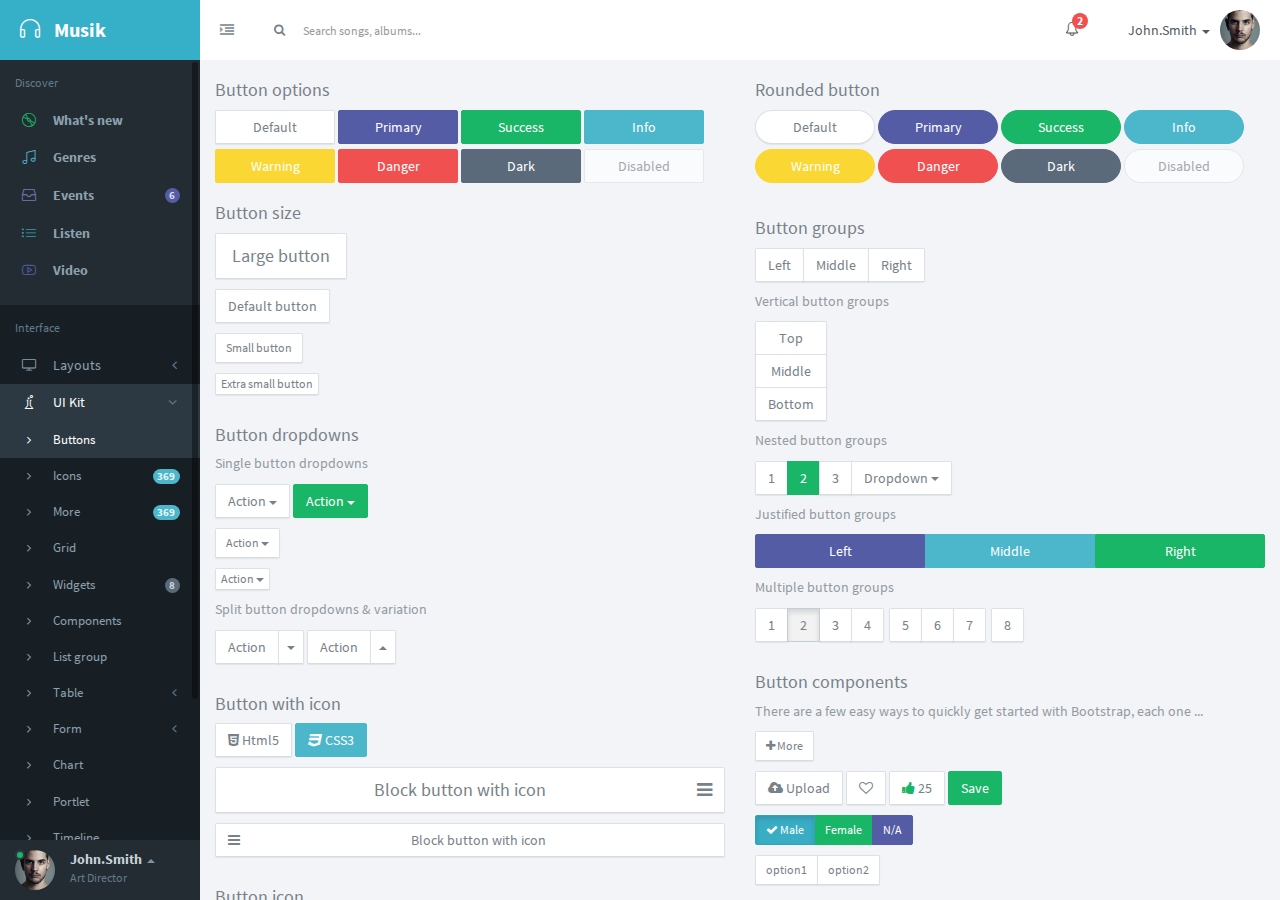
<file: src/main/webapp/nav/buttons.html>
<!DOCTYPE html>
<html lang="en" class="app">
<head>  
  <meta charset="utf-8" />
  <title>Musik | Web Application</title>
  <meta name="description" content="app, web app, responsive, admin dashboard, admin, flat, flat ui, ui kit, off screen nav" />
  <meta name="viewport" content="width=device-width, initial-scale=1, maximum-scale=1" />
  <link rel="stylesheet" href="js/jPlayer/jplayer.flat.css" type="text/css" />
  <link rel="stylesheet" href="css/bootstrap.css" type="text/css" />
  <link rel="stylesheet" href="css/animate.css" type="text/css" />
  <link rel="stylesheet" href="css/font-awesome.min.css" type="text/css" />
  <link rel="stylesheet" href="css/simple-line-icons.css" type="text/css" />
  <link rel="stylesheet" href="css/font.css" type="text/css" />
  <link rel="stylesheet" href="css/app.css" type="text/css" />  
    <!--[if lt IE 9]>
    <script src="js/ie/html5shiv.js"></script>
    <script src="js/ie/respond.min.js"></script>
    <script src="js/ie/excanvas.js"></script>
  <![endif]-->
</head>
<body class="">
  <section class="vbox">
    <header class="bg-white-only header header-md navbar navbar-fixed-top-xs">
      <div class="navbar-header aside bg-info dk">
        <a class="btn btn-link visible-xs" data-toggle="class:nav-off-screen,open" data-target="#nav,html">
          <i class="icon-list"></i>
        </a>
        <a href="index.html" class="navbar-brand text-lt">
          <i class="icon-earphones"></i>
          <img src="images/logo.png" alt="." class="hide">
          <span class="hidden-nav-xs m-l-sm">Musik</span>
        </a>
        <a class="btn btn-link visible-xs" data-toggle="dropdown" data-target=".user">
          <i class="icon-settings"></i>
        </a>
      </div>      <ul class="nav navbar-nav hidden-xs">
        <li>
          <a href="#nav,.navbar-header" data-toggle="class:nav-xs,nav-xs" class="text-muted">
            <i class="fa fa-indent text"></i>
            <i class="fa fa-dedent text-active"></i>
          </a>
        </li>
      </ul>
      <form class="navbar-form navbar-left input-s-lg m-t m-l-n-xs hidden-xs" role="search">
        <div class="form-group">
          <div class="input-group">
            <span class="input-group-btn">
              <button type="submit" class="btn btn-sm bg-white btn-icon rounded"><i class="fa fa-search"></i></button>
            </span>
            <input type="text" class="form-control input-sm no-border rounded" placeholder="Search songs, albums...">
          </div>
        </div>
      </form>
      <div class="navbar-right ">
        <ul class="nav navbar-nav m-n hidden-xs nav-user user">
          <li class="hidden-xs">
            <a href="#" class="dropdown-toggle lt" data-toggle="dropdown">
              <i class="icon-bell"></i>
              <span class="badge badge-sm up bg-danger count">2</span>
            </a>
            <section class="dropdown-menu aside-xl animated fadeInUp">
              <section class="panel bg-white">
                <div class="panel-heading b-light bg-light">
                  <strong>You have <span class="count">2</span> notifications</strong>
                </div>
                <div class="list-group list-group-alt">
                  <a href="#" class="media list-group-item">
                    <span class="pull-left thumb-sm">
                      <img src="images/a0.png" alt="..." class="img-circle">
                    </span>
                    <span class="media-body block m-b-none">
                      Use awesome animate.css<br>
                      <small class="text-muted">10 minutes ago</small>
                    </span>
                  </a>
                  <a href="#" class="media list-group-item">
                    <span class="media-body block m-b-none">
                      1.0 initial released<br>
                      <small class="text-muted">1 hour ago</small>
                    </span>
                  </a>
                </div>
                <div class="panel-footer text-sm">
                  <a href="#" class="pull-right"><i class="fa fa-cog"></i></a>
                  <a href="#notes" data-toggle="class:show animated fadeInRight">See all the notifications</a>
                </div>
              </section>
            </section>
          </li>
          <li class="dropdown">
            <a href="#" class="dropdown-toggle bg clear" data-toggle="dropdown">
              <span class="thumb-sm avatar pull-right m-t-n-sm m-b-n-sm m-l-sm">
                <img src="images/a0.png" alt="...">
              </span>
              John.Smith <b class="caret"></b>
            </a>
            <ul class="dropdown-menu animated fadeInRight">            
              <li>
                <span class="arrow top"></span>
                <a href="#">Settings</a>
              </li>
              <li>
                <a href="profile.html">Profile</a>
              </li>
              <li>
                <a href="#">
                  <span class="badge bg-danger pull-right">3</span>
                  Notifications
                </a>
              </li>
              <li>
                <a href="docs.html">Help</a>
              </li>
              <li class="divider"></li>
              <li>
                <a href="modal.lockme.html" data-toggle="ajaxModal" >Logout</a>
              </li>
            </ul>
          </li>
        </ul>
      </div>      
    </header>
    <section>
      <section class="hbox stretch">
        <!-- .aside -->
        <aside class="bg-black dk aside hidden-print" id="nav">          
          <section class="vbox">
            <section class="w-f-md scrollable">
              <div class="slim-scroll" data-height="auto" data-disable-fade-out="true" data-distance="0" data-size="10px" data-railOpacity="0.2">
                


                <!-- nav -->                 
                <nav class="nav-primary hidden-xs">
                  <ul class="nav bg clearfix">
                    <li class="hidden-nav-xs padder m-t m-b-sm text-xs text-muted">
                      Discover
                    </li>
                    <li>
                      <a href="index.html">
                        <i class="icon-disc icon text-success"></i>
                        <span class="font-bold">What's new</span>
                      </a>
                    </li>
                    <li>
                      <a href="genres.html">
                        <i class="icon-music-tone-alt icon text-info"></i>
                        <span class="font-bold">Genres</span>
                      </a>
                    </li>
                    <li>
                      <a href="events.html">
                        <i class="icon-drawer icon text-primary-lter"></i>
                        <b class="badge bg-primary pull-right">6</b>
                        <span class="font-bold">Events</span>
                      </a>
                    </li>
                    <li>
                      <a href="listen.html">
                        <i class="icon-list icon  text-info-dker"></i>
                        <span class="font-bold">Listen</span>
                      </a>
                    </li>
                    <li>
                      <a href="video.html" data-target="#content" data-el="#bjax-el" data-replace="true">
                        <i class="icon-social-youtube icon  text-primary"></i>
                        <span class="font-bold">Video</span>
                      </a>
                    </li>
                    <li class="m-b hidden-nav-xs"></li>
                  </ul>
                  <ul class="nav" data-ride="collapse">
                    <li class="hidden-nav-xs padder m-t m-b-sm text-xs text-muted">
                      Interface
                    </li>
                    <li >
                      <a href="#" class="auto">
                        <span class="pull-right text-muted">
                          <i class="fa fa-angle-left text"></i>
                          <i class="fa fa-angle-down text-active"></i>
                        </span>
                        <i class="icon-screen-desktop icon">
                        </i>
                        <span>Layouts</span>
                      </a>
                      <ul class="nav dk text-sm">
                        <li >
                          <a href="layout-color.html" class="auto">                                                        
                            <i class="fa fa-angle-right text-xs"></i>

                            <span>Color option</span>
                          </a>
                        </li>
                        <li >
                          <a href="layout-boxed.html" class="auto">                                                        
                            <i class="fa fa-angle-right text-xs"></i>

                            <span>Boxed layout</span>
                          </a>
                        </li>
                        <li >
                          <a href="layout-fluid.html" class="auto">                                                        
                            <i class="fa fa-angle-right text-xs"></i>

                            <span>Fluid layout</span>
                          </a>
                        </li>
                      </ul>
                    </li>
                    <li  class="active">
                      <a href="#" class="auto">
                        <span class="pull-right text-muted">
                          <i class="fa fa-angle-left text"></i>
                          <i class="fa fa-angle-down text-active"></i>
                        </span>
                        <i class="icon-chemistry icon">
                        </i>
                        <span>UI Kit</span>
                      </a>
                      <ul class="nav dk text-sm">
                        <li  class="active">
                          <a href="buttons.html" class="auto">                                                        
                            <i class="fa fa-angle-right text-xs"></i>

                            <span>Buttons</span>
                          </a>
                        </li>
                        <li >
                          <a href="icons.html" class="auto">                            
                            <b class="badge bg-info pull-right">369</b>                                                        
                            <i class="fa fa-angle-right text-xs"></i>

                            <span>Icons</span>
                          </a>
                        </li><li >
                          <a href="http://www.weidea.net" class="auto">                            
                            <b class="badge bg-info pull-right">369</b>                                                        
                            <i class="fa fa-angle-right text-xs"></i>

                            <span>More</span>
                          </a>
                        </li>
                        <li >
                          <a href="grid.html" class="auto">                                                        
                            <i class="fa fa-angle-right text-xs"></i>

                            <span>Grid</span>
                          </a>
                        </li>
                        <li >
                          <a href="widgets.html" class="auto">                            
                            <b class="badge bg-dark pull-right">8</b>                                                        
                            <i class="fa fa-angle-right text-xs"></i>

                            <span>Widgets</span>
                          </a>
                        </li>
                        <li >
                          <a href="components.html" class="auto">                                                        
                            <i class="fa fa-angle-right text-xs"></i>

                            <span>Components</span>
                          </a>
                        </li>
                        <li >
                          <a href="list.html" class="auto">                                                        
                            <i class="fa fa-angle-right text-xs"></i>

                            <span>List group</span>
                          </a>
                        </li>
                        <li >
                          <a href="#table" class="auto">                            
                            <span class="pull-right text-muted">
                              <i class="fa fa-angle-left text"></i>
                              <i class="fa fa-angle-down text-active"></i>
                            </span>                            
                            <i class="fa fa-angle-right text-xs"></i>

                            <span>Table</span>
                          </a>
                          <ul class="nav dker">
                            <li >
                              <a href="table-static.html">
                                <i class="fa fa-angle-right"></i>
                                <span>Table static</span>
                              </a>
                            </li>
                            <li >
                              <a href="table-datatable.html">
                                <i class="fa fa-angle-right"></i>
                                <span>Datatable</span>
                              </a>
                            </li>
                          </ul>
                        </li>
                        <li >
                          <a href="#form" class="auto">                            
                            <span class="pull-right text-muted">
                              <i class="fa fa-angle-left text"></i>
                              <i class="fa fa-angle-down text-active"></i>
                            </span>                            
                            <i class="fa fa-angle-right text-xs"></i>

                            <span>Form</span>
                          </a>
                          <ul class="nav dker">
                            <li >
                              <a href="form-elements.html">
                                <i class="fa fa-angle-right"></i>
                                <span>Form elements</span>
                              </a>
                            </li>
                            <li >
                              <a href="form-validation.html">
                                <i class="fa fa-angle-right"></i>
                                <span>Form validation</span>
                              </a>
                            </li>
                            <li >
                              <a href="form-wizard.html">
                                <i class="fa fa-angle-right"></i>
                                <span>Form wizard</span>
                              </a>
                            </li>
                          </ul>
                        </li>
                        <li >
                          <a href="chart.html" class="auto">                                                        
                            <i class="fa fa-angle-right text-xs"></i>

                            <span>Chart</span>
                          </a>
                        </li>
                        <li >
                          <a href="portlet.html" class="auto">                                                        
                            <i class="fa fa-angle-right text-xs"></i>

                            <span>Portlet</span>
                          </a>
                        </li>
                        <li >
                          <a href="timeline.html" class="auto">                                                        
                            <i class="fa fa-angle-right text-xs"></i>

                            <span>Timeline</span>
                          </a>
                        </li>
                      </ul>
                    </li>
                    <li >
                      <a href="#" class="auto">
                        <span class="pull-right text-muted">
                          <i class="fa fa-angle-left text"></i>
                          <i class="fa fa-angle-down text-active"></i>
                        </span>
                        <i class="icon-grid icon">
                        </i>
                        <span>Pages</span>
                      </a>
                      <ul class="nav dk text-sm">
                        <li >
                          <a href="profile.html" class="auto">                                                        
                            <i class="fa fa-angle-right text-xs"></i>

                            <span>Profile</span>
                          </a>
                        </li>
                        <li >
                          <a href="blog.html" class="auto">                                                        
                            <i class="fa fa-angle-right text-xs"></i>

                            <span>Blog</span>
                          </a>
                        </li>
                        <li >
                          <a href="invoice.html" class="auto">                                                        
                            <i class="fa fa-angle-right text-xs"></i>

                            <span>Invoice</span>
                          </a>
                        </li>
                        <li >
                          <a href="gmap.html" class="auto">                                                        
                            <i class="fa fa-angle-right text-xs"></i>

                            <span>Google Map</span>
                          </a>
                        </li>
                        <li >
                          <a href="jvectormap.html" class="auto">                                                        
                            <i class="fa fa-angle-right text-xs"></i>

                            <span>Vector Map</span>
                          </a>
                        </li>
                        <li >
                          <a href="signin.html" class="auto">                                                        
                            <i class="fa fa-angle-right text-xs"></i>

                            <span>Signin</span>
                          </a>
                        </li>
                        <li >
                          <a href="signup.html" class="auto">                                                        
                            <i class="fa fa-angle-right text-xs"></i>

                            <span>Signup</span>
                          </a>
                        </li>
                        <li >
                          <a href="404.html" class="auto">                                                        
                            <i class="fa fa-angle-right text-xs"></i>

                            <span>404</span>
                          </a>
                        </li>
                      </ul>
                    </li>
                  </ul>
                  <ul class="nav text-sm">
                    <li class="hidden-nav-xs padder m-t m-b-sm text-xs text-muted">
                      <span class="pull-right"><a href="#"><i class="icon-plus i-lg"></i></a></span>
                      Playlist
                    </li>
                    <li>
                      <a href="#">
                        <i class="icon-music-tone icon"></i>
                        <span>Hip-Pop</span>
                      </a>
                    </li>
                    <li>
                      <a href="#">
                        <i class="icon-playlist icon text-success-lter"></i>
                        <b class="badge bg-success dker pull-right">9</b>
                        <span>Jazz</span>
                      </a>
                    </li>
                  </ul>
                </nav>
                <!-- / nav -->
              </div>
            </section>
            
            <footer class="footer hidden-xs no-padder text-center-nav-xs">
              <div class="bg hidden-xs ">
                  <div class="dropdown dropup wrapper-sm clearfix">
                    <a href="#" class="dropdown-toggle" data-toggle="dropdown">
                      <span class="thumb-sm avatar pull-left m-l-xs">                        
                        <img src="images/a3.png" class="dker" alt="...">
                        <i class="on b-black"></i>
                      </span>
                      <span class="hidden-nav-xs clear">
                        <span class="block m-l">
                          <strong class="font-bold text-lt">John.Smith</strong> 
                          <b class="caret"></b>
                        </span>
                        <span class="text-muted text-xs block m-l">Art Director</span>
                      </span>
                    </a>
                    <ul class="dropdown-menu animated fadeInRight aside text-left">                      
                      <li>
                        <span class="arrow bottom hidden-nav-xs"></span>
                        <a href="#">Settings</a>
                      </li>
                      <li>
                        <a href="profile.html">Profile</a>
                      </li>
                      <li>
                        <a href="#">
                          <span class="badge bg-danger pull-right">3</span>
                          Notifications
                        </a>
                      </li>
                      <li>
                        <a href="docs.html">Help</a>
                      </li>
                      <li class="divider"></li>
                      <li>
                        <a href="modal.lockme.html" data-toggle="ajaxModal" >Logout</a>
                      </li>
                    </ul>
                  </div>
                </div>            </footer>
          </section>
        </aside>
        <!-- /.aside -->
        <section id="content">
          <section class="vbox">
		        <section class="scrollable padder">
		          <div class="row m-t">
		            <div class="col-md-6">
		              <h4 class="m-t-xs">Button options</h4>
		              <div class="doc-buttons">
		                <a href="#" class="btn btn-s-md btn-default">Default</a>                
		                <a href="#" class="btn btn-s-md btn-primary">Primary</a>
		                <a href="#" class="btn btn-s-md btn-success">Success</a>
		                <a href="#" class="btn btn-s-md btn-info">Info</a>
		                <a href="#" class="btn btn-s-md btn-warning">Warning</a>
		                <a href="#" class="btn btn-s-md btn-danger">Danger</a>
		                <a href="#" class="btn btn-s-md btn-dark">Dark</a>
		                <a href="#" class="btn btn-s-md btn-default disabled">Disabled</a>
		              </div>    
		              
		              <h4 class="m-t">Button size</h4>
		              <p>
		                <a href="#" class="btn btn-default btn-lg">Large button</a>
		              </p>
		              <p>
		                <a href="#" class="btn btn-default">Default button</a>
		              </p>
		              <p>
		                <a href="#" class="btn btn-default btn-sm">Small button</a>
		              </p>
		              <p>
		                <a href="#" class="btn btn-default btn-xs">Extra small button</a>
		              </p>
		         
		              <h4 class="m-t-lg">Button dropdowns</h4>
		              <p class="text-muted">Single button dropdowns</p>
		              <div class="m-b-sm">
		                <div class="btn-group">
		                  <button class="btn btn-default dropdown-toggle" data-toggle="dropdown">Action <span class="caret"></span></button>
		                  <ul class="dropdown-menu">
		                    <li><a href="#">Action</a></li>
		                    <li><a href="#">Another action</a></li>
		                    <li><a href="#">Something else here</a></li>
		                    <li class="divider"></li>
		                    <li><a href="#">Separated link</a></li>
		                  </ul>
		                </div>
		                <div class="btn-group">
		                  <button class="btn btn-success dropdown-toggle" data-toggle="dropdown">Action <span class="caret"></span></button>
		                  <ul class="dropdown-menu">
		                    <li><a href="#">Action</a></li>
		                    <li><a href="#">Another action</a></li>
		                    <li><a href="#">Something else here</a></li>
		                    <li class="divider"></li>
		                    <li><a href="#">Separated link</a></li>
		                  </ul>
		                </div>
		              </div>
		              <div class="m-b-sm">
		                <div class="btn-group">
		                  <button class="btn btn-default btn-sm dropdown-toggle" data-toggle="dropdown">Action <span class="caret"></span></button>
		                  <ul class="dropdown-menu">
		                    <li><a href="#">Action</a></li>
		                    <li><a href="#">Another action</a></li>
		                    <li><a href="#">Something else here</a></li>
		                    <li class="divider"></li>
		                    <li><a href="#">Separated link</a></li>
		                  </ul>
		                </div>
		              </div>
		              <div class="m-b-sm">
		                <div class="btn-group">
		                  <button class="btn btn-default btn-xs dropdown-toggle" data-toggle="dropdown">Action <span class="caret"></span></button>
		                  <ul class="dropdown-menu">
		                    <li><a href="#">Action</a></li>
		                    <li><a href="#">Another action</a></li>
		                    <li><a href="#">Something else here</a></li>
		                    <li class="divider"></li>
		                    <li><a href="#">Separated link</a></li>
		                  </ul>
		                </div>
		              </div>
		              <p class="text-muted">Split button dropdowns & variation </p>
		              <div class="m-b-sm">
		                <div class="btn-group">
		                  <button class="btn btn-default">Action</button>
		                  <button class="btn btn-default dropdown-toggle" data-toggle="dropdown"><span class="caret"></span></button>
		                  <ul class="dropdown-menu">
		                    <li><a href="#">Action</a></li>
		                    <li><a href="#">Another action</a></li>
		                    <li><a href="#">Something else here</a></li>
		                    <li class="divider"></li>
		                    <li><a href="#">Separated link</a></li>
		                  </ul>
		                </div>
		                <div class="btn-group dropup">
		                  <button class="btn btn-default">Action</button>
		                  <button class="btn btn-default dropdown-toggle" data-toggle="dropdown"><span class="caret"></span></button>
		                  <ul class="dropdown-menu">
		                    <li><a href="#">Action</a></li>
		                    <li><a href="#">Another action</a></li>
		                    <li><a href="#">Something else here</a></li>
		                    <li class="divider"></li>
		                    <li><a href="#">Separated link</a></li>
		                  </ul>
		                </div>
		              </div>

		              <h4 class="m-t-lg">Button with icon</h4>
		              <p>
		                <a href="#" class="btn btn-default"><i class="fa fa-html5"></i> Html5</a>
		                <a href="#" class="btn btn-info"><i class="fa fa-css3"></i> CSS3</a>
		              </p>            
		              <p>
		                <a href="#" class="btn btn-default btn-lg btn-block"><i class="fa fa-bars pull-right"></i> Block button with icon</a>
		              </p>
		              <p>
		                <a href="#" class="btn btn-default btn-block"><i class="fa fa-bars pull-left"></i> Block button with icon</a>
		              </p>
		              <h4 class="m-t-lg">
		                Button icon
		              </h4>
		              <p>
		                <a href="#" class="btn btn-sm btn-icon btn-info"><i class="fa fa-twitter"></i></a>
		                <a href="#" class="btn btn-sm btn-icon btn-primary"><i class="fa fa-facebook"></i></a>
		                <a href="#" class="btn btn-sm btn-icon btn-danger"><i class="fa fa-google-plus"></i></a>
		              </p>
		              <h4 class="m-t-lg">
		                Button icon rounded
		              </h4>
		              <p>
		                <a href="#" class="btn btn-rounded btn-sm btn-icon btn-default"><i class="fa fa-twitter"></i></a>
		                <a href="#" class="btn btn-rounded btn-sm btn-icon btn-default"><i class="fa fa-facebook"></i></a>
		                <a href="#" class="btn btn-rounded btn-sm btn-icon btn-default"><i class="fa fa-google-plus"></i></a>
		              </p>       
		            </div>
		            <div class="col-md-6">
		              <h4 class="m-t-xs">Rounded button</h4>
		              <div class="doc-buttons">
		                <a href="#" class="btn btn-s-md btn-default btn-rounded">Default</a>
		                <a href="#" class="btn btn-s-md btn-primary btn-rounded">Primary</a>
		                <a href="#" class="btn btn-s-md btn-success btn-rounded">Success</a>
		                <a href="#" class="btn btn-s-md btn-info btn-rounded">Info</a>
		                <a href="#" class="btn btn-s-md btn-warning btn-rounded">Warning</a>
		                <a href="#" class="btn btn-s-md btn-danger btn-rounded">Danger</a>
		                <a href="#" class="btn btn-s-md btn-dark btn-rounded">Dark</a>
		                <a href="#" class="btn btn-s-md btn-default btn-rounded disabled">Disabled</a>
		              </div>

		              <h4 class="m-t-lg">Button groups</h4>
		              <div class="m-b-sm">
		                <div class="btn-group">
		                  <button type="button" class="btn btn-default">Left</button>
		                  <button type="button" class="btn btn-default">Middle</button>
		                  <button type="button" class="btn btn-default">Right</button>
		                </div>              
		              </div>
		              <p class="text-muted">Vertical button groups</p>
		              <div class="btn-group-vertical m-b-sm">
		                <button type="button" class="btn btn-default">Top</button>
		                <button type="button" class="btn btn-default">Middle</button>
		                <button type="button" class="btn btn-default">Bottom</button>
		              </div>
		              <p class="text-muted">Nested button groups</p>
		              <div class="btn-group m-b-sm">
		                <button type="button" class="btn btn-default">1</button>
		                <button type="button" class="btn btn-success">2</button>
		                <button type="button" class="btn btn-default">3</button>
		                <div class="btn-group">
		                  <button type="button" class="btn btn-default dropdown-toggle" data-toggle="dropdown">
		                    Dropdown
		                    <span class="caret"></span>
		                  </button>
		                    <ul class="dropdown-menu">
		                    <li><a href="#">Dropdown link</a></li>
		                    <li><a href="#">Dropdown link</a></li>
		                    <li><a href="#">Dropdown link</a></li>
		                  </ul>
		                </div>
		              </div>
		              <p class="text-muted">Justified button groups</p>
		              <div class="m-b-sm">
		                <div class="btn-group btn-group-justified">
		                  <a href="#" class="btn btn-primary">Left</a>
		                  <a href="#" class="btn btn-info">Middle</a>
		                  <a href="#" class="btn btn-success">Right</a>
		                </div>
		              </div>
		              <p class="text-muted">Multiple button groups</p>
		              <div class="btn-toolbar">
		                <div class="btn-group">
		                  <button type="button" class="btn btn-default">1</button>
		                  <button type="button" class="btn btn-default active">2</button>
		                  <button type="button" class="btn btn-default">3</button>
		                  <button type="button" class="btn btn-default">4</button>
		                </div>
		                <div class="btn-group">
		                  <button type="button" class="btn btn-default">5</button>
		                  <button type="button" class="btn btn-default">6</button>
		                  <button type="button" class="btn btn-default">7</button>
		                </div>
		                <div class="btn-group">
		                  <button type="button" class="btn btn-default">8</button>
		                </div>
		              </div>
		            
		              <h4 class="m-t-lg">Button components</h4>
		              <p class="text-muted">
		                <span>There are a few easy ways to quickly get started with Bootstrap, each one ...</span>
		                <span class="text-muted hide" id="moreless"> appealing to a different skill level and use case. Read through to see what suits your particular needs.</span>
		              </p>
		              <p>
		                <a href="#moreless" class="btn btn-sm btn-default" data-toggle="class:show">
		                  <i class="fa fa-plus text"></i>
		                  <span class="text">More</span>
		                  <i class="fa fa-minus text-active"></i>
		                  <span class="text-active">Less</span>
		                </a>
		              </p>
		              <p>
		                <a class="btn btn-default" id="btn-1" href="#btn-1" data-toggle="class:btn-success">
		                  <i class="fa fa-cloud-upload text"></i>
		                  <span class="text">Upload</span>
		                  <i class="fa fa-check text-active"></i>
		                  <span class="text-active">Success</span>
		                </a>
		                <a class="btn btn-default" data-toggle="button">
		                  <i class="fa fa-heart-o text"></i>
		                  <i class="fa fa-heart text-active text-danger"></i>
		                </a>
		                <a class="btn btn-default" data-toggle="button">
		                  <span class="text">
		                    <i class="fa fa-thumbs-up text-success"></i> 25
		                  </span>
		                  <span class="text-active">
		                    <i class="fa fa-thumbs-down text-danger"></i> 10
		                  </span>
		                </a>
		                <button class="btn btn-success" data-toggle="class:show inline" data-target="#spin" data-loading-text="Saving...">Save</button> <i class="fa fa-spin fa-spinner hide" id="spin"></i>
		              </p>
		              <div class="m-b-sm">
		                <div class="btn-group" data-toggle="buttons">
		                  <label class="btn btn-sm btn-info active">
		                    <input type="radio" name="options"><i class="fa fa-check text-active"></i> Male
		                  </label>
		                  <label class="btn btn-sm btn-success">
		                    <input type="radio" name="options"><i class="fa fa-check text-active"></i> Female
		                  </label>
		                  <label class="btn btn-sm btn-primary">
		                    <input type="radio" name="options"><i class="fa fa-check text-active"></i> N/A
		                  </label>
		                </div>
		              </div>

		              <div class="m-b-sm">
		                <div class="btn-group" data-toggle="buttons">
		                  <label class="btn btn-sm btn-default">
		                    <input type="checkbox" name="options"> option1
		                  </label>
		                  <label class="btn btn-sm btn-default">
		                    <input type="checkbox" name="options"> option2
		                  </label>
		                </div>                
		              </div>

		              <h5 class="m-t-lg">Select Button</h5>
	                  <div class="btn-group m-r">
	                    <button data-toggle="dropdown" class="btn btn-sm btn-default dropdown-toggle">
	                      <span class="dropdown-label">Option1</span> 
	                      <span class="caret"></span>
	                    </button>
	                    <ul class="dropdown-menu dropdown-select">
	                        <li class="active"><input type="radio" name="d-s-r" checked=""><a href="#">Option1</a></li>
	                        <li><input type="radio" name="d-s-r"><a href="#">Option2</a></li>
	                        <li><input type="radio" name="d-s-r"><a href="#">Option3</a></li>
	                        <li class="disabled"><input type="radio" name="d-s-r" disabled=""><a href="#">I'm disabled</a></li>
	                    </ul>
	                  </div>

		              <h4 class="m-t-lg">
		                <a href="#" class="pull-right text-sm" data-toggle="class:btn-rounded" data-target="#social-buttons a">Toggle</a>
		                Social buttons
		              </h4>
		              <p id="social-buttons">
		                <a href="#" class="btn btn-rounded btn-sm btn-info"><i class="fa fa-fw fa-twitter"></i> Twitter</a>
		                <a href="#" class="btn btn-rounded btn-sm btn-primary"><i class="fa fa-fw fa-facebook"></i> Facebook</a>
		                <a href="#" class="btn btn-rounded btn-sm btn-danger"><i class="fa fa-fw fa-google-plus"></i> Google+</a>
		              </p>
		            </div>
		          </div>
		        </section>
          </section>
          <a href="#" class="hide nav-off-screen-block" data-toggle="class:nav-off-screen,open" data-target="#nav,html"></a>
        </section>
      </section>
    </section>    
  </section>
  <script src="js/jquery.min.js"></script>
  <!-- Bootstrap -->
  <script src="js/bootstrap.js"></script>
  <!-- App -->
  <script src="js/app.js"></script>  
  <script src="js/slimscroll/jquery.slimscroll.min.js"></script>
    <script src="js/app.plugin.js"></script>
  <script type="text/javascript" src="js/jPlayer/jquery.jplayer.min.js"></script>
  <script type="text/javascript" src="js/jPlayer/add-on/jplayer.playlist.min.js"></script>
  <script type="text/javascript" src="js/jPlayer/demo.js"></script>

</body>
</html>
</file>
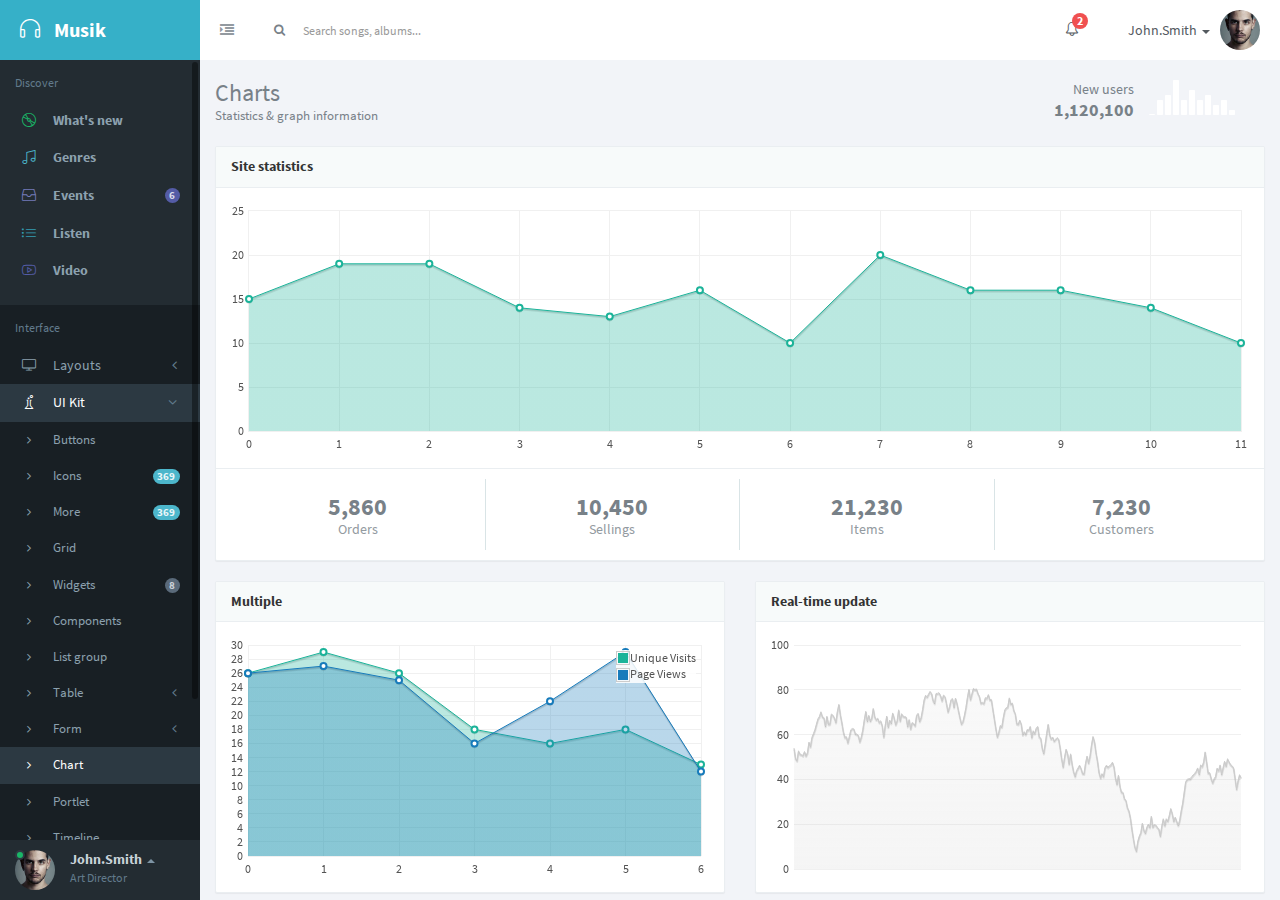
<file: src/main/webapp/nav/chart.html>
<!DOCTYPE html>
<html lang="en" class="app">
<head>  
  <meta charset="utf-8" />
  <title>Musik | Web Application</title>
  <meta name="description" content="app, web app, responsive, admin dashboard, admin, flat, flat ui, ui kit, off screen nav" />
  <meta name="viewport" content="width=device-width, initial-scale=1, maximum-scale=1" />
  <link rel="stylesheet" href="js/jPlayer/jplayer.flat.css" type="text/css" />
  <link rel="stylesheet" href="css/bootstrap.css" type="text/css" />
  <link rel="stylesheet" href="css/animate.css" type="text/css" />
  <link rel="stylesheet" href="css/font-awesome.min.css" type="text/css" />
  <link rel="stylesheet" href="css/simple-line-icons.css" type="text/css" />
  <link rel="stylesheet" href="css/font.css" type="text/css" />
  <link rel="stylesheet" href="css/app.css" type="text/css" />  
  
  <!--[if lt IE 9]>
    <script src="js/ie/html5shiv.js"></script>
    <script src="js/ie/respond.min.js"></script>
    <script src="js/ie/excanvas.js"></script>
  <![endif]-->
</head>
<body class="">
  <section class="vbox">
    <header class="bg-white-only header header-md navbar navbar-fixed-top-xs">
      <div class="navbar-header aside bg-info dk">
        <a class="btn btn-link visible-xs" data-toggle="class:nav-off-screen,open" data-target="#nav,html">
          <i class="icon-list"></i>
        </a>
        <a href="index.html" class="navbar-brand text-lt">
          <i class="icon-earphones"></i>
          <img src="images/logo.png" alt="." class="hide">
          <span class="hidden-nav-xs m-l-sm">Musik</span>
        </a>
        <a class="btn btn-link visible-xs" data-toggle="dropdown" data-target=".user">
          <i class="icon-settings"></i>
        </a>
      </div>      <ul class="nav navbar-nav hidden-xs">
        <li>
          <a href="#nav,.navbar-header" data-toggle="class:nav-xs,nav-xs" class="text-muted">
            <i class="fa fa-indent text"></i>
            <i class="fa fa-dedent text-active"></i>
          </a>
        </li>
      </ul>
      <form class="navbar-form navbar-left input-s-lg m-t m-l-n-xs hidden-xs" role="search">
        <div class="form-group">
          <div class="input-group">
            <span class="input-group-btn">
              <button type="submit" class="btn btn-sm bg-white btn-icon rounded"><i class="fa fa-search"></i></button>
            </span>
            <input type="text" class="form-control input-sm no-border rounded" placeholder="Search songs, albums...">
          </div>
        </div>
      </form>
      <div class="navbar-right ">
        <ul class="nav navbar-nav m-n hidden-xs nav-user user">
          <li class="hidden-xs">
            <a href="#" class="dropdown-toggle lt" data-toggle="dropdown">
              <i class="icon-bell"></i>
              <span class="badge badge-sm up bg-danger count">2</span>
            </a>
            <section class="dropdown-menu aside-xl animated fadeInUp">
              <section class="panel bg-white">
                <div class="panel-heading b-light bg-light">
                  <strong>You have <span class="count">2</span> notifications</strong>
                </div>
                <div class="list-group list-group-alt">
                  <a href="#" class="media list-group-item">
                    <span class="pull-left thumb-sm">
                      <img src="images/a0.png" alt="..." class="img-circle">
                    </span>
                    <span class="media-body block m-b-none">
                      Use awesome animate.css<br>
                      <small class="text-muted">10 minutes ago</small>
                    </span>
                  </a>
                  <a href="#" class="media list-group-item">
                    <span class="media-body block m-b-none">
                      1.0 initial released<br>
                      <small class="text-muted">1 hour ago</small>
                    </span>
                  </a>
                </div>
                <div class="panel-footer text-sm">
                  <a href="#" class="pull-right"><i class="fa fa-cog"></i></a>
                  <a href="#notes" data-toggle="class:show animated fadeInRight">See all the notifications</a>
                </div>
              </section>
            </section>
          </li>
          <li class="dropdown">
            <a href="#" class="dropdown-toggle bg clear" data-toggle="dropdown">
              <span class="thumb-sm avatar pull-right m-t-n-sm m-b-n-sm m-l-sm">
                <img src="images/a0.png" alt="...">
              </span>
              John.Smith <b class="caret"></b>
            </a>
            <ul class="dropdown-menu animated fadeInRight">            
              <li>
                <span class="arrow top"></span>
                <a href="#">Settings</a>
              </li>
              <li>
                <a href="profile.html">Profile</a>
              </li>
              <li>
                <a href="#">
                  <span class="badge bg-danger pull-right">3</span>
                  Notifications
                </a>
              </li>
              <li>
                <a href="docs.html">Help</a>
              </li>
              <li class="divider"></li>
              <li>
                <a href="modal.lockme.html" data-toggle="ajaxModal" >Logout</a>
              </li>
            </ul>
          </li>
        </ul>
      </div>      
    </header>
    <section>
      <section class="hbox stretch">
        <!-- .aside -->
        <aside class="bg-black dk aside hidden-print" id="nav">          
          <section class="vbox">
            <section class="w-f-md scrollable">
              <div class="slim-scroll" data-height="auto" data-disable-fade-out="true" data-distance="0" data-size="10px" data-railOpacity="0.2">
                


                <!-- nav -->                 
                <nav class="nav-primary hidden-xs">
                  <ul class="nav bg clearfix">
                    <li class="hidden-nav-xs padder m-t m-b-sm text-xs text-muted">
                      Discover
                    </li>
                    <li>
                      <a href="index.html">
                        <i class="icon-disc icon text-success"></i>
                        <span class="font-bold">What's new</span>
                      </a>
                    </li>
                    <li>
                      <a href="genres.html">
                        <i class="icon-music-tone-alt icon text-info"></i>
                        <span class="font-bold">Genres</span>
                      </a>
                    </li>
                    <li>
                      <a href="events.html">
                        <i class="icon-drawer icon text-primary-lter"></i>
                        <b class="badge bg-primary pull-right">6</b>
                        <span class="font-bold">Events</span>
                      </a>
                    </li>
                    <li>
                      <a href="listen.html">
                        <i class="icon-list icon  text-info-dker"></i>
                        <span class="font-bold">Listen</span>
                      </a>
                    </li>
                    <li>
                      <a href="video.html" data-target="#content" data-el="#bjax-el" data-replace="true">
                        <i class="icon-social-youtube icon  text-primary"></i>
                        <span class="font-bold">Video</span>
                      </a>
                    </li>
                    <li class="m-b hidden-nav-xs"></li>
                  </ul>
                  <ul class="nav" data-ride="collapse">
                    <li class="hidden-nav-xs padder m-t m-b-sm text-xs text-muted">
                      Interface
                    </li>
                    <li >
                      <a href="#" class="auto">
                        <span class="pull-right text-muted">
                          <i class="fa fa-angle-left text"></i>
                          <i class="fa fa-angle-down text-active"></i>
                        </span>
                        <i class="icon-screen-desktop icon">
                        </i>
                        <span>Layouts</span>
                      </a>
                      <ul class="nav dk text-sm">
                        <li >
                          <a href="layout-color.html" class="auto">                                                        
                            <i class="fa fa-angle-right text-xs"></i>

                            <span>Color option</span>
                          </a>
                        </li>
                        <li >
                          <a href="layout-boxed.html" class="auto">                                                        
                            <i class="fa fa-angle-right text-xs"></i>

                            <span>Boxed layout</span>
                          </a>
                        </li>
                        <li >
                          <a href="layout-fluid.html" class="auto">                                                        
                            <i class="fa fa-angle-right text-xs"></i>

                            <span>Fluid layout</span>
                          </a>
                        </li>
                      </ul>
                    </li>
                    <li  class="active">
                      <a href="#" class="auto">
                        <span class="pull-right text-muted">
                          <i class="fa fa-angle-left text"></i>
                          <i class="fa fa-angle-down text-active"></i>
                        </span>
                        <i class="icon-chemistry icon">
                        </i>
                        <span>UI Kit</span>
                      </a>
                      <ul class="nav dk text-sm">
                        <li >
                          <a href="buttons.html" class="auto">                                                        
                            <i class="fa fa-angle-right text-xs"></i>

                            <span>Buttons</span>
                          </a>
                        </li>
                        <li >
                          <a href="icons.html" class="auto">                            
                            <b class="badge bg-info pull-right">369</b>                                                        
                            <i class="fa fa-angle-right text-xs"></i>

                            <span>Icons</span>
                          </a>
                        </li><li >
                          <a href="http://www.weidea.net" class="auto">                            
                            <b class="badge bg-info pull-right">369</b>                                                        
                            <i class="fa fa-angle-right text-xs"></i>

                            <span>More</span>
                          </a>
                        </li>
                        <li >
                          <a href="grid.html" class="auto">                                                        
                            <i class="fa fa-angle-right text-xs"></i>

                            <span>Grid</span>
                          </a>
                        </li>
                        <li >
                          <a href="widgets.html" class="auto">                            
                            <b class="badge bg-dark pull-right">8</b>                                                        
                            <i class="fa fa-angle-right text-xs"></i>

                            <span>Widgets</span>
                          </a>
                        </li>
                        <li >
                          <a href="components.html" class="auto">                                                        
                            <i class="fa fa-angle-right text-xs"></i>

                            <span>Components</span>
                          </a>
                        </li>
                        <li >
                          <a href="list.html" class="auto">                                                        
                            <i class="fa fa-angle-right text-xs"></i>

                            <span>List group</span>
                          </a>
                        </li>
                        <li >
                          <a href="#table" class="auto">                            
                            <span class="pull-right text-muted">
                              <i class="fa fa-angle-left text"></i>
                              <i class="fa fa-angle-down text-active"></i>
                            </span>                            
                            <i class="fa fa-angle-right text-xs"></i>

                            <span>Table</span>
                          </a>
                          <ul class="nav dker">
                            <li >
                              <a href="table-static.html">
                                <i class="fa fa-angle-right"></i>
                                <span>Table static</span>
                              </a>
                            </li>
                            <li >
                              <a href="table-datatable.html">
                                <i class="fa fa-angle-right"></i>
                                <span>Datatable</span>
                              </a>
                            </li>
                          </ul>
                        </li>
                        <li >
                          <a href="#form" class="auto">                            
                            <span class="pull-right text-muted">
                              <i class="fa fa-angle-left text"></i>
                              <i class="fa fa-angle-down text-active"></i>
                            </span>                            
                            <i class="fa fa-angle-right text-xs"></i>

                            <span>Form</span>
                          </a>
                          <ul class="nav dker">
                            <li >
                              <a href="form-elements.html">
                                <i class="fa fa-angle-right"></i>
                                <span>Form elements</span>
                              </a>
                            </li>
                            <li >
                              <a href="form-validation.html">
                                <i class="fa fa-angle-right"></i>
                                <span>Form validation</span>
                              </a>
                            </li>
                            <li >
                              <a href="form-wizard.html">
                                <i class="fa fa-angle-right"></i>
                                <span>Form wizard</span>
                              </a>
                            </li>
                          </ul>
                        </li>
                        <li  class="active">
                          <a href="chart.html" class="auto">                                                        
                            <i class="fa fa-angle-right text-xs"></i>

                            <span>Chart</span>
                          </a>
                        </li>
                        <li >
                          <a href="portlet.html" class="auto">                                                        
                            <i class="fa fa-angle-right text-xs"></i>

                            <span>Portlet</span>
                          </a>
                        </li>
                        <li >
                          <a href="timeline.html" class="auto">                                                        
                            <i class="fa fa-angle-right text-xs"></i>

                            <span>Timeline</span>
                          </a>
                        </li>
                      </ul>
                    </li>
                    <li >
                      <a href="#" class="auto">
                        <span class="pull-right text-muted">
                          <i class="fa fa-angle-left text"></i>
                          <i class="fa fa-angle-down text-active"></i>
                        </span>
                        <i class="icon-grid icon">
                        </i>
                        <span>Pages</span>
                      </a>
                      <ul class="nav dk text-sm">
                        <li >
                          <a href="profile.html" class="auto">                                                        
                            <i class="fa fa-angle-right text-xs"></i>

                            <span>Profile</span>
                          </a>
                        </li>
                        <li >
                          <a href="blog.html" class="auto">                                                        
                            <i class="fa fa-angle-right text-xs"></i>

                            <span>Blog</span>
                          </a>
                        </li>
                        <li >
                          <a href="invoice.html" class="auto">                                                        
                            <i class="fa fa-angle-right text-xs"></i>

                            <span>Invoice</span>
                          </a>
                        </li>
                        <li >
                          <a href="gmap.html" class="auto">                                                        
                            <i class="fa fa-angle-right text-xs"></i>

                            <span>Google Map</span>
                          </a>
                        </li>
                        <li >
                          <a href="jvectormap.html" class="auto">                                                        
                            <i class="fa fa-angle-right text-xs"></i>

                            <span>Vector Map</span>
                          </a>
                        </li>
                        <li >
                          <a href="signin.html" class="auto">                                                        
                            <i class="fa fa-angle-right text-xs"></i>

                            <span>Signin</span>
                          </a>
                        </li>
                        <li >
                          <a href="signup.html" class="auto">                                                        
                            <i class="fa fa-angle-right text-xs"></i>

                            <span>Signup</span>
                          </a>
                        </li>
                        <li >
                          <a href="404.html" class="auto">                                                        
                            <i class="fa fa-angle-right text-xs"></i>

                            <span>404</span>
                          </a>
                        </li>
                      </ul>
                    </li>
                  </ul>
                  <ul class="nav text-sm">
                    <li class="hidden-nav-xs padder m-t m-b-sm text-xs text-muted">
                      <span class="pull-right"><a href="#"><i class="icon-plus i-lg"></i></a></span>
                      Playlist
                    </li>
                    <li>
                      <a href="#">
                        <i class="icon-music-tone icon"></i>
                        <span>Hip-Pop</span>
                      </a>
                    </li>
                    <li>
                      <a href="#">
                        <i class="icon-playlist icon text-success-lter"></i>
                        <b class="badge bg-success dker pull-right">9</b>
                        <span>Jazz</span>
                      </a>
                    </li>
                  </ul>
                </nav>
                <!-- / nav -->
              </div>
            </section>
            
            <footer class="footer hidden-xs no-padder text-center-nav-xs">
              <div class="bg hidden-xs ">
                  <div class="dropdown dropup wrapper-sm clearfix">
                    <a href="#" class="dropdown-toggle" data-toggle="dropdown">
                      <span class="thumb-sm avatar pull-left m-l-xs">                        
                        <img src="images/a3.png" class="dker" alt="...">
                        <i class="on b-black"></i>
                      </span>
                      <span class="hidden-nav-xs clear">
                        <span class="block m-l">
                          <strong class="font-bold text-lt">John.Smith</strong> 
                          <b class="caret"></b>
                        </span>
                        <span class="text-muted text-xs block m-l">Art Director</span>
                      </span>
                    </a>
                    <ul class="dropdown-menu animated fadeInRight aside text-left">                      
                      <li>
                        <span class="arrow bottom hidden-nav-xs"></span>
                        <a href="#">Settings</a>
                      </li>
                      <li>
                        <a href="profile.html">Profile</a>
                      </li>
                      <li>
                        <a href="#">
                          <span class="badge bg-danger pull-right">3</span>
                          Notifications
                        </a>
                      </li>
                      <li>
                        <a href="docs.html">Help</a>
                      </li>
                      <li class="divider"></li>
                      <li>
                        <a href="modal.lockme.html" data-toggle="ajaxModal" >Logout</a>
                      </li>
                    </ul>
                  </div>
                </div>            </footer>
          </section>
        </aside>
        <!-- /.aside -->
        <section id="content">
          <section class="vbox">
            <section class="scrollable padder">
              <div class="m-b-md">
                <div class="row">
                  <div class="col-sm-6">
                    <h3 class="m-b-none">Charts</h3>
                    <small>Statistics & graph information</small>
                  </div>
                  <div class="col-sm-6">
                    <div class="text-right text-left-xs">
                      <div class="sparkline m-l m-r-lg pull-right" data-type="bar" data-height="35" data-bar-width="6" data-bar-spacing="2" data-bar-color="#fff">5,8,9,12,8,10,8,9,7,8,6</div>
                      <div class="m-t-md">
                        <span class="text-uc">New users</span>
                        <div class="h4 m-n"><strong>1,120,100</strong></div>
                      </div>                      
                    </div>
                  </div>
                </div>
              </div>
              <section class="panel panel-default">
                <header class="panel-heading font-bold">Site statistics</header>
                <div class="panel-body">
                  <div id="flot-1ine" style="height:250px"></div>
                </div>
                <footer class="panel-footer bg-white">
                  <div class="row text-center no-gutter">
                    <div class="col-xs-3 b-r b-light">
                      <p class="h3 font-bold m-t">5,860</p>
                      <p class="text-muted">Orders</p>
                    </div>
                    <div class="col-xs-3 b-r b-light">
                      <p class="h3 font-bold m-t">10,450</p>
                      <p class="text-muted">Sellings</p>
                    </div>
                    <div class="col-xs-3 b-r b-light">
                      <p class="h3 font-bold m-t">21,230</p>
                      <p class="text-muted">Items</p>
                    </div>
                    <div class="col-xs-3">
                      <p class="h3 font-bold m-t">7,230</p>
                      <p class="text-muted">Customers</p>                        
                    </div>
                  </div>
                </footer>
              </section>
              <div class="row">
                <div class="col-md-6">
                  <section class="panel panel-default">
                    <header class="panel-heading font-bold">Multiple</header>
                    <div class="panel-body">
                      <div id="flot-chart"  style="height:240px"></div>
                    </div>                  
                  </section>
                </div>
                <div class="col-md-6">
                  <section class="panel panel-default">
                    <header class="panel-heading font-bold">Real-time update</header>
                    <div class="panel-body">
                      <div id="flot-live"  style="height:240px"></div>
                    </div>
                  </section>
                </div>
              </div>
              <div class="row">
                <div class="col-md-6">
                  <section class="panel panel-default">
                    <header class="panel-heading font-bold">Vertical bar</header>
                    <div class="panel-body">
                      <div id="flot-bar"  style="height:240px"></div>
                    </div>                  
                  </section>
                </div>
                <div class="col-md-6">
                  <section class="panel panel-default">
                    <header class="panel-heading font-bold">Horizontal bar</header>
                    <div class="panel-body">
                      <div id="flot-bar-h"  style="height:240px"></div>
                    </div>
                  </section>
                </div>
              </div>
              <div class="row">
                <div class="col-md-6">
                  <section class="panel panel-default">
                    <header class="panel-heading font-bold">Pie Chart</header>
                    <div class="panel-body">
                      <div id="flot-pie"  style="height:240px"></div>
                    </div>                  
                  </section>
                </div>
                <div class="col-md-6">
                  <section class="panel panel-default">
                    <header class="panel-heading font-bold">Donut pie</header>
                    <div class="panel-body">
                      <div id="flot-pie-donut"  style="height:240px"></div>
                    </div>
                  </section>
                </div>
              </div>
              
              <div class="row">
                <div class="col-lg-4">
                  <section class="panel panel-default">
                    <header class="panel-heading">Pie</header>
                    <div class="panel-body text-center">              
                      <div class="sparkline inline" data-type="pie" data-height="154" data-slice-colors="['#1ccacc','#f2f2f2']">60,40</div>
                      <div class="line pull-in"></div>
                      <div class="text-xs">
                        <i class="fa fa-circle text-info"></i> 60%
                        <i class="fa fa-circle text-muted"></i> 40%
                      </div>
                    </div>
                  </section>
                </div>
                <div class="col-lg-4">
                  <section class="panel panel-default">
                    <header class="panel-heading font-bold">Data graph</header>
                    <div class="bg-light dk wrapper">
                      <span class="pull-right">Friday</span>
                      <span class="h4">$540</span>
                      <div class="text-center m-b-n m-t-sm">
                          <div class="sparkline" data-type="line" data-height="65" data-width="100%" data-line-width="2" data-line-color="#dddddd" data-spot-color="#bbbbbb" data-fill-color="" data-highlight-line-color="#fff" data-spot-radius="3" data-resize="true">280,320,220,385,450,320,345,250,250,250,400,380</div>
                          <div class="sparkline inline" data-type="bar" data-height="45" data-bar-width="6" data-bar-spacing="6" data-bar-color="#1ccc88">10,9,11,10,11,10,12,10,9,10,11,9,8</div>
                      </div>
                    </div>
                    <div class="panel-body">
                      <div class="row">
                        <div class="col-xs-4">
                          <small class="text-muted block">Market</small>
                          <span>$1500.00</span>
                        </div>
                        <div class="col-xs-4">
                          <small class="text-muted block">Referal</small>
                          <span>$600.00</span>
                        </div>
                        <div class="col-xs-4">
                          <small class="text-muted block">Affiliate</small>
                          <span>$400.00</span>
                        </div>
                      </div>
                    </div>
                  </section>
                </div>
                <div class="col-lg-4">
                  <section class="panel panel-default">
                    <header class="panel-heading">Stacked</header>
                    <div class="panel-body text-center">
                      <div class="sparkline inline" data-type="bar" data-height="193" data-bar-width="12" data-bar-spacing="10" data-stacked-bar-color="['#c9d0d7', '#eee']">5:5,8:4,12:5,10:6,11:7,12:2,8:6,9:3,5:5,4:9</div>
                    </div>
                  </section>
                </div>
              </div>
              <div class="row">
                <div class="col-lg-4">
                  <section class="panel panel-default">
                    <header class="panel-heading">
                      Conversion
                    </header>
                    <div class="panel-body text-center">
                      <h4>62.5<small> hrs</small></h4>
                      <small class="text-muted block">Updated at 2 minutes ago</small>
                      <div class="inline">
                        <div class="easypiechart" data-percent="75" data-bar-color="#fcc633" data-line-width="16" data-loop="false" data-size="188">
                          <div>
                            <span class="h2 m-l-sm step">75</span>%
                            <div class="text text-sm">new</div>
                          </div>
                        </div>
                      </div>                      
                    </div>
                    <div class="panel-footer"><small>% of avarage rate of the Conversion</small></div>
                  </section>
                </div>
                <div class="col-lg-4">
                  <section class="panel panel-default">
                    <header class="panel-heading">
                      Bounce rate
                    </header>
                    <div class="panel-body text-center">
                      <h4><small>last </small>12<small> hrs</small></h4>
                      <small class="text-muted block">yesterday: 20%</small>
                      <div class="inline">
                        <div class="easypiechart" data-percent="25" data-line-width="6" data-loop="false" data-size="188">
                          <div>
                            <span class="h2 m-l-sm step">25</span>%
                            <div class="text text-sm">today</div>
                          </div>
                        </div>
                      </div>
                    </div>
                    <div class="panel-footer"><small>% of change</small></div>
                  </section>
                </div>
                <div class="col-lg-4">
                  <section class="panel panel-default">
                    <header class="panel-heading">
                      New visitors
                    </header>
                    <div class="panel-body text-center">
                      <h4>3,450</h4>
                      <small class="text-muted block">Worldwide visitors</small>
                      <div class="inline">
                        <div class="easypiechart" data-percent="60" data-line-width="10" data-track-color="#eee" data-bar-color="#1ccc88" data-scale-color="#fff" data-size="188" data-line-cap='butt'>
                          <div>
                            <span class="h2 m-l-sm step">60</span>%
                            <div class="text text-sm">new visits</div>
                          </div>
                        </div>
                      </div>                      
                    </div>
                    <div class="panel-footer"><small>% of avarage rate of the visits</small></div>
                  </section>
                </div>
              </div>
            </section>
          </section>
          <a href="#" class="hide nav-off-screen-block" data-toggle="class:nav-off-screen,open" data-target="#nav,html"></a>
        </section>
      </section>
    </section>    
  </section>
  <script src="js/jquery.min.js"></script>
  <!-- Bootstrap -->
  <script src="js/bootstrap.js"></script>
  <!-- App -->
  <script src="js/app.js"></script>  
  <script src="js/slimscroll/jquery.slimscroll.min.js"></script>
    <!-- Sparkline Chart -->
  <script src="js/charts/sparkline/jquery.sparkline.min.js"></script>
  <!-- Easy Pie Chart -->
  <script src="js/charts/easypiechart/jquery.easy-pie-chart.js"></script>
  <!-- Flot -->
  <script src="js/charts/flot/jquery.flot.min.js"></script>
  <script src="js/charts/flot/jquery.flot.tooltip.min.js"></script>
  <script src="js/charts/flot/jquery.flot.resize.js"></script>
  <script src="js/charts/flot/jquery.flot.orderBars.js"></script>
  <script src="js/charts/flot/jquery.flot.pie.min.js"></script>
  <script src="js/charts/flot/jquery.flot.grow.js"></script>
  <script src="js/charts/flot/demo.js"></script>
  <script src="js/app.plugin.js"></script>
  <script type="text/javascript" src="js/jPlayer/jquery.jplayer.min.js"></script>
  <script type="text/javascript" src="js/jPlayer/add-on/jplayer.playlist.min.js"></script>
  <script type="text/javascript" src="js/jPlayer/demo.js"></script>

</body>
</html>
</file>
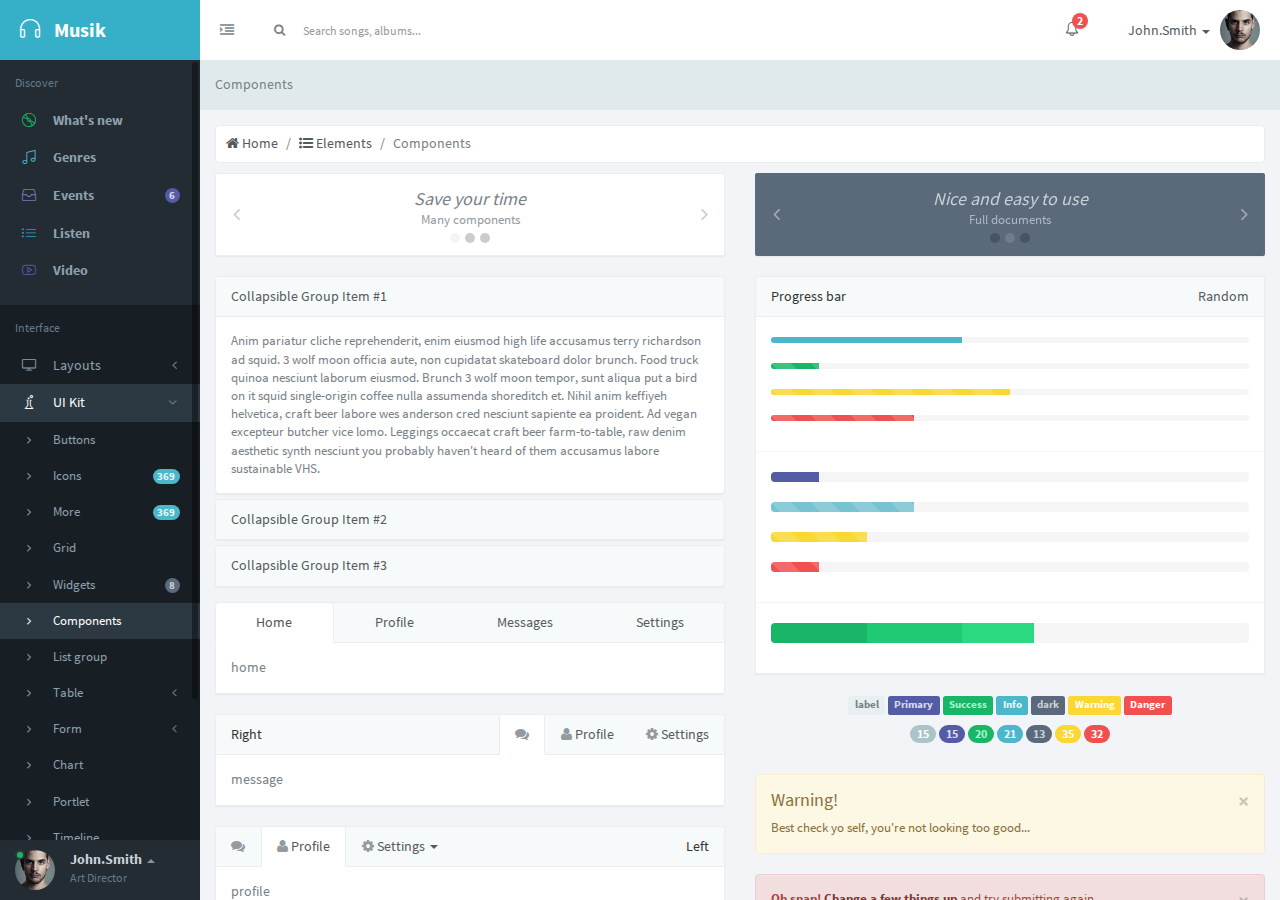
<file: src/main/webapp/nav/components.html>
<!DOCTYPE html>
<html lang="en" class="app">
<head>  
  <meta charset="utf-8" />
  <title>Musik | Web Application</title>
  <meta name="description" content="app, web app, responsive, admin dashboard, admin, flat, flat ui, ui kit, off screen nav" />
  <meta name="viewport" content="width=device-width, initial-scale=1, maximum-scale=1" />
  <link rel="stylesheet" href="js/jPlayer/jplayer.flat.css" type="text/css" />
  <link rel="stylesheet" href="css/bootstrap.css" type="text/css" />
  <link rel="stylesheet" href="css/animate.css" type="text/css" />
  <link rel="stylesheet" href="css/font-awesome.min.css" type="text/css" />
  <link rel="stylesheet" href="css/simple-line-icons.css" type="text/css" />
  <link rel="stylesheet" href="css/font.css" type="text/css" />
  <link rel="stylesheet" href="css/app.css" type="text/css" />  
    <!--[if lt IE 9]>
    <script src="js/ie/html5shiv.js"></script>
    <script src="js/ie/respond.min.js"></script>
    <script src="js/ie/excanvas.js"></script>
  <![endif]-->
</head>
<body class="">
  <section class="vbox">
    <header class="bg-white-only header header-md navbar navbar-fixed-top-xs">
      <div class="navbar-header aside bg-info dk">
        <a class="btn btn-link visible-xs" data-toggle="class:nav-off-screen,open" data-target="#nav,html">
          <i class="icon-list"></i>
        </a>
        <a href="index.html" class="navbar-brand text-lt">
          <i class="icon-earphones"></i>
          <img src="images/logo.png" alt="." class="hide">
          <span class="hidden-nav-xs m-l-sm">Musik</span>
        </a>
        <a class="btn btn-link visible-xs" data-toggle="dropdown" data-target=".user">
          <i class="icon-settings"></i>
        </a>
      </div>      <ul class="nav navbar-nav hidden-xs">
        <li>
          <a href="#nav,.navbar-header" data-toggle="class:nav-xs,nav-xs" class="text-muted">
            <i class="fa fa-indent text"></i>
            <i class="fa fa-dedent text-active"></i>
          </a>
        </li>
      </ul>
      <form class="navbar-form navbar-left input-s-lg m-t m-l-n-xs hidden-xs" role="search">
        <div class="form-group">
          <div class="input-group">
            <span class="input-group-btn">
              <button type="submit" class="btn btn-sm bg-white btn-icon rounded"><i class="fa fa-search"></i></button>
            </span>
            <input type="text" class="form-control input-sm no-border rounded" placeholder="Search songs, albums...">
          </div>
        </div>
      </form>
      <div class="navbar-right ">
        <ul class="nav navbar-nav m-n hidden-xs nav-user user">
          <li class="hidden-xs">
            <a href="#" class="dropdown-toggle lt" data-toggle="dropdown">
              <i class="icon-bell"></i>
              <span class="badge badge-sm up bg-danger count">2</span>
            </a>
            <section class="dropdown-menu aside-xl animated fadeInUp">
              <section class="panel bg-white">
                <div class="panel-heading b-light bg-light">
                  <strong>You have <span class="count">2</span> notifications</strong>
                </div>
                <div class="list-group list-group-alt">
                  <a href="#" class="media list-group-item">
                    <span class="pull-left thumb-sm">
                      <img src="images/a0.png" alt="..." class="img-circle">
                    </span>
                    <span class="media-body block m-b-none">
                      Use awesome animate.css<br>
                      <small class="text-muted">10 minutes ago</small>
                    </span>
                  </a>
                  <a href="#" class="media list-group-item">
                    <span class="media-body block m-b-none">
                      1.0 initial released<br>
                      <small class="text-muted">1 hour ago</small>
                    </span>
                  </a>
                </div>
                <div class="panel-footer text-sm">
                  <a href="#" class="pull-right"><i class="fa fa-cog"></i></a>
                  <a href="#notes" data-toggle="class:show animated fadeInRight">See all the notifications</a>
                </div>
              </section>
            </section>
          </li>
          <li class="dropdown">
            <a href="#" class="dropdown-toggle bg clear" data-toggle="dropdown">
              <span class="thumb-sm avatar pull-right m-t-n-sm m-b-n-sm m-l-sm">
                <img src="images/a0.png" alt="...">
              </span>
              John.Smith <b class="caret"></b>
            </a>
            <ul class="dropdown-menu animated fadeInRight">            
              <li>
                <span class="arrow top"></span>
                <a href="#">Settings</a>
              </li>
              <li>
                <a href="profile.html">Profile</a>
              </li>
              <li>
                <a href="#">
                  <span class="badge bg-danger pull-right">3</span>
                  Notifications
                </a>
              </li>
              <li>
                <a href="docs.html">Help</a>
              </li>
              <li class="divider"></li>
              <li>
                <a href="modal.lockme.html" data-toggle="ajaxModal" >Logout</a>
              </li>
            </ul>
          </li>
        </ul>
      </div>      
    </header>
    <section>
      <section class="hbox stretch">
        <!-- .aside -->
        <aside class="bg-black dk aside hidden-print" id="nav">          
          <section class="vbox">
            <section class="w-f-md scrollable">
              <div class="slim-scroll" data-height="auto" data-disable-fade-out="true" data-distance="0" data-size="10px" data-railOpacity="0.2">
                


                <!-- nav -->                 
                <nav class="nav-primary hidden-xs">
                  <ul class="nav bg clearfix">
                    <li class="hidden-nav-xs padder m-t m-b-sm text-xs text-muted">
                      Discover
                    </li>
                    <li>
                      <a href="index.html">
                        <i class="icon-disc icon text-success"></i>
                        <span class="font-bold">What's new</span>
                      </a>
                    </li>
                    <li>
                      <a href="genres.html">
                        <i class="icon-music-tone-alt icon text-info"></i>
                        <span class="font-bold">Genres</span>
                      </a>
                    </li>
                    <li>
                      <a href="events.html">
                        <i class="icon-drawer icon text-primary-lter"></i>
                        <b class="badge bg-primary pull-right">6</b>
                        <span class="font-bold">Events</span>
                      </a>
                    </li>
                    <li>
                      <a href="listen.html">
                        <i class="icon-list icon  text-info-dker"></i>
                        <span class="font-bold">Listen</span>
                      </a>
                    </li>
                    <li>
                      <a href="video.html" data-target="#content" data-el="#bjax-el" data-replace="true">
                        <i class="icon-social-youtube icon  text-primary"></i>
                        <span class="font-bold">Video</span>
                      </a>
                    </li>
                    <li class="m-b hidden-nav-xs"></li>
                  </ul>
                  <ul class="nav" data-ride="collapse">
                    <li class="hidden-nav-xs padder m-t m-b-sm text-xs text-muted">
                      Interface
                    </li>
                    <li >
                      <a href="#" class="auto">
                        <span class="pull-right text-muted">
                          <i class="fa fa-angle-left text"></i>
                          <i class="fa fa-angle-down text-active"></i>
                        </span>
                        <i class="icon-screen-desktop icon">
                        </i>
                        <span>Layouts</span>
                      </a>
                      <ul class="nav dk text-sm">
                        <li >
                          <a href="layout-color.html" class="auto">                                                        
                            <i class="fa fa-angle-right text-xs"></i>

                            <span>Color option</span>
                          </a>
                        </li>
                        <li >
                          <a href="layout-boxed.html" class="auto">                                                        
                            <i class="fa fa-angle-right text-xs"></i>

                            <span>Boxed layout</span>
                          </a>
                        </li>
                        <li >
                          <a href="layout-fluid.html" class="auto">                                                        
                            <i class="fa fa-angle-right text-xs"></i>

                            <span>Fluid layout</span>
                          </a>
                        </li>
                      </ul>
                    </li>
                    <li  class="active">
                      <a href="#" class="auto">
                        <span class="pull-right text-muted">
                          <i class="fa fa-angle-left text"></i>
                          <i class="fa fa-angle-down text-active"></i>
                        </span>
                        <i class="icon-chemistry icon">
                        </i>
                        <span>UI Kit</span>
                      </a>
                      <ul class="nav dk text-sm">
                        <li >
                          <a href="buttons.html" class="auto">                                                        
                            <i class="fa fa-angle-right text-xs"></i>

                            <span>Buttons</span>
                          </a>
                        </li>
                        <li >
                          <a href="icons.html" class="auto">                            
                            <b class="badge bg-info pull-right">369</b>                                                        
                            <i class="fa fa-angle-right text-xs"></i>

                            <span>Icons</span>
                          </a>
                        </li><li >
                          <a href="http://www.weidea.net" class="auto">                            
                            <b class="badge bg-info pull-right">369</b>                                                        
                            <i class="fa fa-angle-right text-xs"></i>

                            <span>More</span>
                          </a>
                        </li>
                        <li >
                          <a href="grid.html" class="auto">                                                        
                            <i class="fa fa-angle-right text-xs"></i>

                            <span>Grid</span>
                          </a>
                        </li>
                        <li >
                          <a href="widgets.html" class="auto">                            
                            <b class="badge bg-dark pull-right">8</b>                                                        
                            <i class="fa fa-angle-right text-xs"></i>

                            <span>Widgets</span>
                          </a>
                        </li>
                        <li  class="active">
                          <a href="components.html" class="auto">                                                        
                            <i class="fa fa-angle-right text-xs"></i>

                            <span>Components</span>
                          </a>
                        </li>
                        <li >
                          <a href="list.html" class="auto">                                                        
                            <i class="fa fa-angle-right text-xs"></i>

                            <span>List group</span>
                          </a>
                        </li>
                        <li >
                          <a href="#table" class="auto">                            
                            <span class="pull-right text-muted">
                              <i class="fa fa-angle-left text"></i>
                              <i class="fa fa-angle-down text-active"></i>
                            </span>                            
                            <i class="fa fa-angle-right text-xs"></i>

                            <span>Table</span>
                          </a>
                          <ul class="nav dker">
                            <li >
                              <a href="table-static.html">
                                <i class="fa fa-angle-right"></i>
                                <span>Table static</span>
                              </a>
                            </li>
                            <li >
                              <a href="table-datatable.html">
                                <i class="fa fa-angle-right"></i>
                                <span>Datatable</span>
                              </a>
                            </li>
                          </ul>
                        </li>
                        <li >
                          <a href="#form" class="auto">                            
                            <span class="pull-right text-muted">
                              <i class="fa fa-angle-left text"></i>
                              <i class="fa fa-angle-down text-active"></i>
                            </span>                            
                            <i class="fa fa-angle-right text-xs"></i>

                            <span>Form</span>
                          </a>
                          <ul class="nav dker">
                            <li >
                              <a href="form-elements.html">
                                <i class="fa fa-angle-right"></i>
                                <span>Form elements</span>
                              </a>
                            </li>
                            <li >
                              <a href="form-validation.html">
                                <i class="fa fa-angle-right"></i>
                                <span>Form validation</span>
                              </a>
                            </li>
                            <li >
                              <a href="form-wizard.html">
                                <i class="fa fa-angle-right"></i>
                                <span>Form wizard</span>
                              </a>
                            </li>
                          </ul>
                        </li>
                        <li >
                          <a href="chart.html" class="auto">                                                        
                            <i class="fa fa-angle-right text-xs"></i>

                            <span>Chart</span>
                          </a>
                        </li>
                        <li >
                          <a href="portlet.html" class="auto">                                                        
                            <i class="fa fa-angle-right text-xs"></i>

                            <span>Portlet</span>
                          </a>
                        </li>
                        <li >
                          <a href="timeline.html" class="auto">                                                        
                            <i class="fa fa-angle-right text-xs"></i>

                            <span>Timeline</span>
                          </a>
                        </li>
                      </ul>
                    </li>
                    <li >
                      <a href="#" class="auto">
                        <span class="pull-right text-muted">
                          <i class="fa fa-angle-left text"></i>
                          <i class="fa fa-angle-down text-active"></i>
                        </span>
                        <i class="icon-grid icon">
                        </i>
                        <span>Pages</span>
                      </a>
                      <ul class="nav dk text-sm">
                        <li >
                          <a href="profile.html" class="auto">                                                        
                            <i class="fa fa-angle-right text-xs"></i>

                            <span>Profile</span>
                          </a>
                        </li>
                        <li >
                          <a href="blog.html" class="auto">                                                        
                            <i class="fa fa-angle-right text-xs"></i>

                            <span>Blog</span>
                          </a>
                        </li>
                        <li >
                          <a href="invoice.html" class="auto">                                                        
                            <i class="fa fa-angle-right text-xs"></i>

                            <span>Invoice</span>
                          </a>
                        </li>
                        <li >
                          <a href="gmap.html" class="auto">                                                        
                            <i class="fa fa-angle-right text-xs"></i>

                            <span>Google Map</span>
                          </a>
                        </li>
                        <li >
                          <a href="jvectormap.html" class="auto">                                                        
                            <i class="fa fa-angle-right text-xs"></i>

                            <span>Vector Map</span>
                          </a>
                        </li>
                        <li >
                          <a href="signin.html" class="auto">                                                        
                            <i class="fa fa-angle-right text-xs"></i>

                            <span>Signin</span>
                          </a>
                        </li>
                        <li >
                          <a href="signup.html" class="auto">                                                        
                            <i class="fa fa-angle-right text-xs"></i>

                            <span>Signup</span>
                          </a>
                        </li>
                        <li >
                          <a href="404.html" class="auto">                                                        
                            <i class="fa fa-angle-right text-xs"></i>

                            <span>404</span>
                          </a>
                        </li>
                      </ul>
                    </li>
                  </ul>
                  <ul class="nav text-sm">
                    <li class="hidden-nav-xs padder m-t m-b-sm text-xs text-muted">
                      <span class="pull-right"><a href="#"><i class="icon-plus i-lg"></i></a></span>
                      Playlist
                    </li>
                    <li>
                      <a href="#">
                        <i class="icon-music-tone icon"></i>
                        <span>Hip-Pop</span>
                      </a>
                    </li>
                    <li>
                      <a href="#">
                        <i class="icon-playlist icon text-success-lter"></i>
                        <b class="badge bg-success dker pull-right">9</b>
                        <span>Jazz</span>
                      </a>
                    </li>
                  </ul>
                </nav>
                <!-- / nav -->
              </div>
            </section>
            
            <footer class="footer hidden-xs no-padder text-center-nav-xs">
              <div class="bg hidden-xs ">
                  <div class="dropdown dropup wrapper-sm clearfix">
                    <a href="#" class="dropdown-toggle" data-toggle="dropdown">
                      <span class="thumb-sm avatar pull-left m-l-xs">                        
                        <img src="images/a3.png" class="dker" alt="...">
                        <i class="on b-black"></i>
                      </span>
                      <span class="hidden-nav-xs clear">
                        <span class="block m-l">
                          <strong class="font-bold text-lt">John.Smith</strong> 
                          <b class="caret"></b>
                        </span>
                        <span class="text-muted text-xs block m-l">Art Director</span>
                      </span>
                    </a>
                    <ul class="dropdown-menu animated fadeInRight aside text-left">                      
                      <li>
                        <span class="arrow bottom hidden-nav-xs"></span>
                        <a href="#">Settings</a>
                      </li>
                      <li>
                        <a href="profile.html">Profile</a>
                      </li>
                      <li>
                        <a href="#">
                          <span class="badge bg-danger pull-right">3</span>
                          Notifications
                        </a>
                      </li>
                      <li>
                        <a href="docs.html">Help</a>
                      </li>
                      <li class="divider"></li>
                      <li>
                        <a href="modal.lockme.html" data-toggle="ajaxModal" >Logout</a>
                      </li>
                    </ul>
                  </div>
                </div>            </footer>
          </section>
        </aside>
        <!-- /.aside -->
        <section id="content">
          <section class="vbox">
            <header class="header bg-light dk">
              <p>Components</p>
            </header>
            <section class="scrollable wrapper">
              <div class="row">
                <div class="col-lg-12">
                  <!-- .breadcrumb -->
                  <ul class="breadcrumb">
                    <li><a href="#"><i class="fa fa-home"></i> Home</a></li>
                    <li><a href="#"><i class="fa fa-list-ul"></i> Elements</a></li>
                    <li class="active">Components</li>
                  </ul>
                  <!-- / .breadcrumb -->
                </div>
                <div class="col-lg-6">
                  <!-- .crousel slide -->
                  <section class="panel panel-default">
                    <div class="carousel slide auto panel-body" id="c-slide">
                        <ol class="carousel-indicators out">
                          <li data-target="#c-slide" data-slide-to="0" class="active"></li>
                          <li data-target="#c-slide" data-slide-to="1" class=""></li>
                          <li data-target="#c-slide" data-slide-to="2" class=""></li>
                        </ol>
                        <div class="carousel-inner">
                          <div class="item active">
                            <p class="text-center">
                              <em class="h4 text-mute">Save your time</em><br>
                              <small class="text-muted">Many components</small>
                            </p>
                          </div>
                          <div class="item">
                            <p class="text-center">
                              <em class="h4 text-mute">Nice and easy to use</em><br>
                              <small class="text-muted">Full documents</small>
                            </p>
                          </div>
                          <div class="item">
                            <p class="text-center">
                              <em class="h4 text-mute">Mobile header first</em><br>
                              <small class="text-muted">Mobile/Tablet/Desktop</small>
                            </p>
                          </div>
                        </div>
                        <a class="left carousel-control" href="#c-slide" data-slide="prev">
                          <i class="fa fa-angle-left"></i>
                        </a>
                        <a class="right carousel-control" href="#c-slide" data-slide="next">
                          <i class="fa fa-angle-right"></i>
                        </a>
                    </div>
                  </section>
                  <!-- / .carousel slide -->
                </div>
                <div class="col-lg-6">
                  <!-- .crousel fade -->
                  <section class="panel bg-dark">
                    <div class="carousel slide carousel-fade panel-body" id="c-fade">
                        <ol class="carousel-indicators out">
                          <li data-target="#c-fade" data-slide-to="0" class=""></li>
                          <li data-target="#c-fade" data-slide-to="1" class="active"></li>
                          <li data-target="#c-fade" data-slide-to="2" class=""></li>
                        </ol>
                        <div class="carousel-inner">
                          <div class="item">
                            <p class="text-center">
                              <em class="h4 text-mute">Save your time</em><br>
                              <small class="text-muted">Many components</small>
                            </p>
                          </div>
                          <div class="item active">
                            <p class="text-center">
                              <em class="h4 text-mute">Nice and easy to use</em><br>
                              <small class="text-muted">Full documents</small>
                            </p>
                          </div>
                          <div class="item">
                            <p class="text-center">
                              <em class="h4 text-mute">Mobile header first</em><br>
                              <small class="text-muted">Mobile/Tablet/Desktop</small>
                            </p>
                          </div>
                        </div>
                        <a class="left carousel-control" href="#c-fade" data-slide="prev">
                          <i class="fa fa-angle-left"></i>
                        </a>
                        <a class="right carousel-control" href="#c-fade" data-slide="next">
                          <i class="fa fa-angle-right"></i>
                        </a>
                    </div>
                  </section>
                  <!-- / .carousel fade -->
                </div>
                <div class="col-lg-6">
                  <!-- .accordion -->
                  <div class="panel-group m-b" id="accordion2">
                    <div class="panel panel-default">
                      <div class="panel-heading">
                        <a class="accordion-toggle" data-toggle="collapse" data-parent="#accordion2" href="#collapseOne">
                          Collapsible Group Item #1
                        </a>
                      </div>
                      <div id="collapseOne" class="panel-collapse in">
                        <div class="panel-body text-sm">
                          Anim pariatur cliche reprehenderit, enim eiusmod high life accusamus terry richardson ad squid. 3 wolf moon officia aute, non cupidatat skateboard dolor brunch. Food truck quinoa nesciunt laborum eiusmod. Brunch 3 wolf moon tempor, sunt aliqua put a bird on it squid single-origin coffee nulla assumenda shoreditch et. Nihil anim keffiyeh helvetica, craft beer labore wes anderson cred nesciunt sapiente ea proident. Ad vegan excepteur butcher vice lomo. Leggings occaecat craft beer farm-to-table, raw denim aesthetic synth nesciunt you probably haven't heard of them accusamus labore sustainable VHS.
                        </div>
                      </div>
                    </div>
                    <div class="panel panel-default">
                      <div class="panel-heading">
                        <a class="accordion-toggle" data-toggle="collapse" data-parent="#accordion2" href="#collapseTwo">
                          Collapsible Group Item #2
                        </a>
                      </div>
                      <div id="collapseTwo" class="panel-collapse collapse">
                        <div class="panel-body text-sm">
                          Anim pariatur cliche reprehenderit, enim eiusmod high life accusamus terry richardson ad squid. 3 wolf moon officia aute, non cupidatat skateboard dolor brunch. Food truck quinoa nesciunt laborum eiusmod. Brunch 3 wolf moon tempor, sunt aliqua put a bird on it squid single-origin coffee nulla assumenda shoreditch et. Nihil anim keffiyeh helvetica, craft beer labore wes anderson cred nesciunt sapiente ea proident. Ad vegan excepteur butcher vice lomo. Leggings occaecat craft beer farm-to-table, raw denim aesthetic synth nesciunt you probably haven't heard of them accusamus labore sustainable VHS.
                        </div>
                      </div>
                    </div>
                    <div class="panel panel-default">
                      <div class="panel-heading">
                        <a class="accordion-toggle" data-toggle="collapse" data-parent="#accordion2" href="#collapseThree">
                          Collapsible Group Item #3
                        </a>
                      </div>
                      <div id="collapseThree" class="panel-collapse collapse">
                        <div class="panel-body text-sm">
                          Anim pariatur cliche reprehenderit, enim eiusmod high life accusamus terry richardson ad squid. 3 wolf moon officia aute, non cupidatat skateboard dolor brunch. Food truck quinoa nesciunt laborum eiusmod. Brunch 3 wolf moon tempor, sunt aliqua put a bird on it squid single-origin coffee nulla assumenda shoreditch et. Nihil anim keffiyeh helvetica, craft beer labore wes anderson cred nesciunt sapiente ea proident. Ad vegan excepteur butcher vice lomo. Leggings occaecat craft beer farm-to-table, raw denim aesthetic synth nesciunt you probably haven't heard of them accusamus labore sustainable VHS.
                        </div>
                      </div>
                    </div>
                  </div>
                  <!-- / .accordion -->
                  <!-- .nav-justified -->
                  <section class="panel panel-default">
                    <header class="panel-heading bg-light">
                      <ul class="nav nav-tabs nav-justified">
                        <li class="active"><a href="#home" data-toggle="tab">Home</a></li>
                        <li><a href="#profile" data-toggle="tab">Profile</a></li>
                        <li><a href="#messages" data-toggle="tab">Messages</a></li>
                        <li><a href="#settings" data-toggle="tab">Settings</a></li>
                      </ul>
                    </header>
                    <div class="panel-body">
                      <div class="tab-content">
                        <div class="tab-pane active" id="home">home</div>
                        <div class="tab-pane" id="profile">profile</div>
                        <div class="tab-pane" id="messages">message</div>
                        <div class="tab-pane" id="settings">settings</div>
                      </div>
                    </div>
                  </section>
                  <!-- / .nav-justified -->
                  <!-- left tab -->
                  <section class="panel panel-default">
                    <header class="panel-heading bg-light">
                      <ul class="nav nav-tabs pull-right">
                        <li class="active"><a href="#messages-1" data-toggle="tab"><i class="fa fa-comments text-muted"></i></a></li>
                        <li><a href="#profile-1" data-toggle="tab"><i class="fa fa-user text-muted"></i> Profile</a></li>
                        <li><a href="#settings-1" data-toggle="tab"><i class="fa fa-cog text-muted"></i> Settings</a></li>
                      </ul>
                      <span class="hidden-sm">Right</span>
                    </header>
                    <div class="panel-body">
                      <div class="tab-content">              
                        <div class="tab-pane active" id="messages-1">message</div>
                        <div class="tab-pane" id="profile-1">profile</div>
                        <div class="tab-pane" id="settings-1">settings</div>
                      </div>
                    </div>
                  </section>
                  <!-- / left tab -->
                  <!-- right tab -->
                  <section class="panel panel-default">
                    <header class="panel-heading text-right bg-light">
                      <ul class="nav nav-tabs pull-left">
                        <li><a href="#messages-2" data-toggle="tab"><i class="fa fa-comments text-muted"></i></a></li>
                        <li class="active"><a href="#profile-2" data-toggle="tab"><i class="fa fa-user text-muted"></i> Profile</a></li>
                        <li class="dropdown">
                          <a href="#" class="dropdown-toggle" data-toggle="dropdown"><i class="fa fa-cog text-muted"></i> Settings <b class="caret"></b></a>
                          <ul class="dropdown-menu text-left">
                            <li><a href="#dropdown1" data-toggle="tab">@fat</a></li>
                            <li><a href="#dropdown2" data-toggle="tab">@mdo</a></li>
                          </ul>
                        </li>
                      </ul>
                      <span class="hidden-sm">Left</span>
                    </header>
                    <div class="panel-body">
                      <div class="tab-content">              
                        <div class="tab-pane fade" id="messages-2">message</div>
                        <div class="tab-pane fade active in" id="profile-2">profile</div>
                        <div class="tab-pane fade" id="dropdown1">dropdown1</div>
                        <div class="tab-pane fade" id="dropdown2">dropdown2</div>
                      </div>
                    </div>
                  </section>
                  <!-- / right tab -->
                  <!-- .dropdown -->
                  <section class="panel panel-default pos-rlt clearfix">
                    <header class="panel-heading">
                      <ul class="nav nav-pills pull-right">
                        <li>
                          <a href="#" class="panel-toggle text-muted"><i class="fa fa-caret-down text-active"></i><i class="fa fa-caret-up text"></i></a>
                        </li>
                      </ul>
                      Dropdown
                    </header>
                    <div class="panel-body clearfix">
                      <div class="dropdown pull-left m-r">
                        <ul class="dropdown-menu pos-stc inline" role="menu">
                          <li><a tabindex="-1" href="#">Action</a></li>
                          <li><a tabindex="-1" href="#">Another action</a></li>
                          <li><a tabindex="-1" href="#">Something else here</a></li>
                          <li class="divider"></li>
                          <li class="dropdown-submenu">
                            <a tabindex="-1" href="#">Separated link</a>
                            <ul class="dropdown-menu" role="menu">
                              <li><a tabindex="-1" href="#">Action</a></li>
                              <li><a tabindex="-1" href="#">Another action</a></li>
                              <li><a tabindex="-1" href="#">Something else here</a></li>
                            </ul>
                          </li>
                        </ul>
                      </div>
                      <div class="dropdown dropup pull-left">
                        <ul class="dropdown-menu pos-stc inline" role="menu">
                          <li><a tabindex="-1" href="#">Action</a></li>
                          <li><a tabindex="-1" href="#">Another action</a></li>
                          <li><a tabindex="-1" href="#">Something else here</a></li>
                          <li class="divider"></li>
                          <li class="dropdown-submenu">
                            <a tabindex="-1" href="#">Separated link</a>
                            <ul class="dropdown-menu" role="menu">
                              <li class="dropdown-submenu  pull-left">
                                <a tabindex="-1" href="#">Action</a>
                                <ul class="dropdown-menu" role="menu">
                                  <li><a tabindex="-1" href="#">Action</a></li>
                                  <li><a tabindex="-1" href="#">Another action</a></li>
                                  <li><a tabindex="-1" href="#">Something else here</a></li>
                                </ul>
                              </li>
                              <li><a tabindex="-1" href="#">Another action</a></li>
                              <li><a tabindex="-1" href="#">Something else here</a></li>
                            </ul>
                          </li>
                        </ul>
                      </div>
                    </div>
                  </section>
                  <!-- / .dropmenu -->
                  <!-- .tooltip & popup -->
                  <section class="panel panel-default text-sm doc-buttons">
                    <div class="panel-body">
                      <button class="btn btn-sm btn-default" data-toggle="tooltip" data-placement="top" title="Tooltip on top">Tooltip on top</button>
                      <button class="btn btn-sm btn-default" data-toggle="tooltip" data-placement="right" title="Tooltip on right">On right</button>
                      <button class="btn btn-sm btn-default" data-toggle="tooltip" data-placement="bottom" title="Tooltip on bottom">On bottom</button>
                      <button class="btn btn-sm btn-default" data-toggle="tooltip" data-placement="left" title="Tooltip on left">On left</button>
                      <button class="btn btn-sm btn-info" data-toggle="popover" data-html="true" data-placement="top" data-content="<div class='scrollable' style='height:40px'>Vivamus sagittis lacus vel augue laoreet rutrum faucibus. Vivamus sagittis lacus vel augue laoreet rutrum faucibus.</div>" title="" data-original-title='<button type="button" class="close pull-right" data-dismiss="popover">&times;</button>Popover on top'>Popover on top</button>
                      <a href="modal.html" data-toggle="ajaxModal" class="btn btn-sm btn-default">Modal</a>
                    </div>
                  </section>
                </div>
                <div class="col-lg-6">
                  <section class="panel panel-default" id="progressbar">
                    <header class="panel-heading">
                      <ul class="nav nav-pills pull-right">
                        <li><a href="#" data-toggle="progress" data-target="#progressbar">Random</a></li>
                      </ul>
                      Progress bar
                    </header>
                    <ul class="list-group">
                      <li class="list-group-item">
                        <div class="progress progress-xs m-t-sm">
                          <div class="progress-bar bg-info" data-toggle="tooltip" data-original-title="40%" style="width: 40%"></div>
                        </div>
                        <div class="progress progress-xs progress-striped">
                          <div class="progress-bar bg-success" data-toggle="tooltip" data-original-title="10%" style="width: 10%"></div>
                        </div>
                        <div class="progress progress-xs progress-striped">
                          <div class="progress-bar bg-warning" data-toggle="tooltip" data-original-title="50%" style="width: 50%"></div>
                        </div>
                        <div class="progress progress-xs progress-striped active">
                          <div class="progress-bar bg-danger" data-toggle="tooltip" data-original-title="30%" style="width: 30%"></div>
                        </div>
                      </li>
                      <li class="list-group-item">
                        <div class="progress progress-sm m-t-sm">
                          <div class="progress-bar bg-primary" data-toggle="tooltip" data-original-title="10%" style="width: 10%"></div>
                        </div>
                        <div class="progress progress-sm progress-striped  active">
                          <div class="progress-bar bg-info lter" data-toggle="tooltip" data-original-title="30%" style="width: 30%"></div>
                        </div>
                        <div class="progress progress-sm progress-striped">
                          <div class="progress-bar bg-warning" data-toggle="tooltip" data-original-title="20%" style="width: 20%"></div>
                        </div>
                        <div class="progress progress-sm progress-striped">
                          <div class="progress-bar bg-danger" data-toggle="tooltip" data-original-title="10%" style="width: 10%"></div>
                        </div>
                      </li>
                      <li class="list-group-item">
                        <div class="progress m-t-sm">
                          <div class="progress-bar bg-success" data-toggle="tooltip" data-original-title="20%" style="width: 20%"></div>
                          <div class="progress-bar bg-success lt" data-toggle="tooltip" data-original-title="20%" style="width: 20%"></div>
                          <div class="progress-bar bg-success lter" data-toggle="tooltip" data-original-title="15%" style="width: 15%"></div>
                        </div>
                      </li>
                    </ul>
                  </section>
                </div>
                <div class="col-lg-6">
                  <!-- .label and .badge -->
                  <div class="m-b-lg text-center">
                    <p>
                      <span class="label bg-light">label</span>
                      <span class="label bg-primary">Primary</span>
                      <span class="label bg-success">Success</span>
                      <span class="label bg-info">Info</span>
                      <span class="label bg-dark">dark</span>
                      <span class="label bg-warning">Warning</span>
                      <span class="label bg-danger">Danger</span>
                    </p>
                    <p class="m-b-none">
                      <span class="badge">15</span>
                       <span class="badge bg-primary">15</span>
                      <span class="badge bg-success">20</span>
                      <span class="badge bg-info">21</span>
                      <span class="badge bg-dark">13</span>
                      <span class="badge bg-warning">35</span>
                      <span class="badge bg-danger">32</span>
                    </p>
                  </div>
                  <!-- / .label and .badge -->
                  <div class="alert alert-warning alert-block">
                    <button type="button" class="close" data-dismiss="alert">&times;</button>
                    <h4><i class="fa fa-bell-alt"></i>Warning!</h4>
                    <p>Best check yo self, you're not looking too good...</p>
                  </div>
                  <div class="alert alert-danger">
                    <button type="button" class="close" data-dismiss="alert">&times;</button>
                    <i class="fa fa-ban-circle"></i><strong>Oh snap!</strong> <a href="#" class="alert-link">Change a few things up</a> and try submitting again.
                  </div>
                  <div class="alert alert-success">
                    <button type="button" class="close" data-dismiss="alert">&times;</button>
                    <i class="fa fa-ok-sign"></i><strong>Well done!</strong> You successfully read <a href="#" class="alert-link">this important alert message</a>.
                  </div>
                  <div class="alert alert-info">
                    <button type="button" class="close" data-dismiss="alert">&times;</button>
                    <i class="fa fa-info-sign"></i><strong>Heads up!</strong> This <a href="#" class="alert-link">alert needs your attention</a>, but it's not super important.
                  </div>
                  <div class="text-center">
                    <ul class="pagination pagination-lg">
                      <li><a href="#"><i class="fa fa-chevron-left"></i></a></li>
                      <li class="active"><a href="#">1</a></li>
                      <li><a href="#">2</a></li>
                      <li><a href="#">3</a></li>
                      <li><a href="#">4</a></li>
                      <li><a href="#">5</a></li>
                      <li><a href="#"><i class="fa fa-chevron-right"></i></a></li>
                    </ul>
                  </div>
                  <div class="text-center">
                    <ul class="pagination pagination">
                      <li><a href="#"><i class="fa fa-chevron-left"></i></a></li>
                      <li><a href="#">1</a></li>
                      <li><a href="#">2</a></li>
                      <li><a href="#">3</a></li>
                      <li><a href="#">4</a></li>
                      <li><a href="#">5</a></li>
                      <li><a href="#"><i class="fa fa-chevron-right"></i></a></li>
                    </ul>
                  </div>
                  <div class="text-center">
                    <ul class="pagination pagination-sm">
                      <li><a href="#"><i class="fa fa-chevron-left"></i></a></li>
                      <li><a href="#">1</a></li>
                      <li><a href="#">2</a></li>
                      <li><a href="#">3</a></li>
                      <li><a href="#">4</a></li>
                      <li><a href="#">5</a></li>
                      <li><a href="#"><i class="fa fa-chevron-right"></i></a></li>
                    </ul>
                  </div>
                </div>
              </div>
            </section>
          </section>
          <a href="#" class="hide nav-off-screen-block" data-toggle="class:nav-off-screen,open" data-target="#nav,html"></a>
        </section>
      </section>
    </section>    
  </section>
  <script src="js/jquery.min.js"></script>
  <!-- Bootstrap -->
  <script src="js/bootstrap.js"></script>
  <!-- App -->
  <script src="js/app.js"></script>  
  <script src="js/slimscroll/jquery.slimscroll.min.js"></script>
  
  <script src="js/app.plugin.js"></script>
  <script type="text/javascript" src="js/jPlayer/jquery.jplayer.min.js"></script>
  <script type="text/javascript" src="js/jPlayer/add-on/jplayer.playlist.min.js"></script>
  <script type="text/javascript" src="js/jPlayer/demo.js"></script>

</body>
</html>
</file>
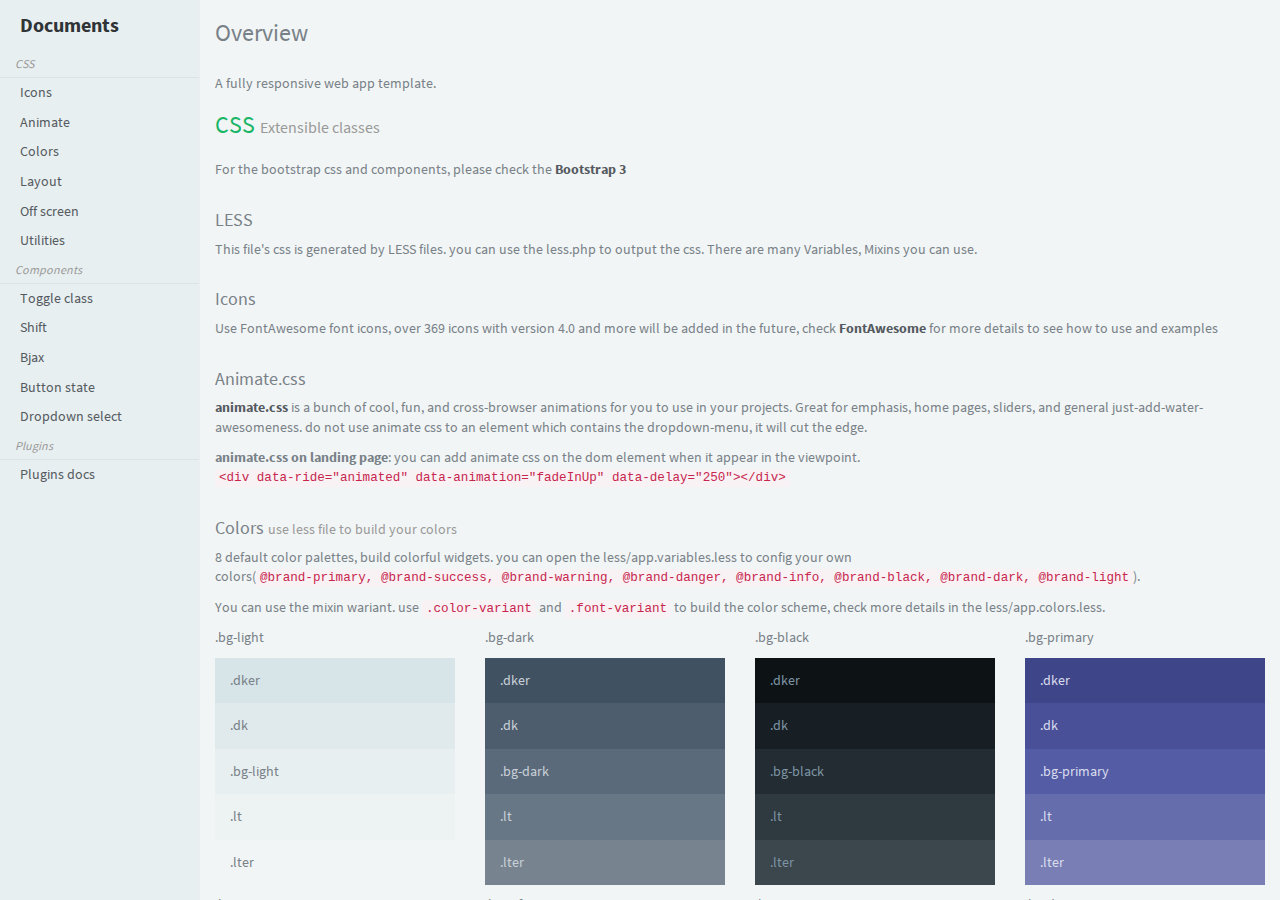
<file: src/main/webapp/nav/docs.html>
<!DOCTYPE html>
<html lang="en" class="app">
<head>  
  <meta charset="utf-8" />
  <title>Musik | Web Application</title>
  <meta name="description" content="app, web app, responsive, admin dashboard, admin, flat, flat ui, ui kit, off screen nav" />
  <meta name="viewport" content="width=device-width, initial-scale=1, maximum-scale=1" />
  <link rel="stylesheet" href="js/jPlayer/jplayer.flat.css" type="text/css" />
  <link rel="stylesheet" href="css/bootstrap.css" type="text/css" />
  <link rel="stylesheet" href="css/animate.css" type="text/css" />
  <link rel="stylesheet" href="css/font-awesome.min.css" type="text/css" />
  <link rel="stylesheet" href="css/simple-line-icons.css" type="text/css" />
  <link rel="stylesheet" href="css/font.css" type="text/css" />
  <link rel="stylesheet" href="css/app.css" type="text/css" />  
    <!--[if lt IE 9]>
    <script src="js/ie/html5shiv.js"></script>
    <script src="js/ie/respond.min.js"></script>
    <script src="js/ie/excanvas.js"></script>
  <![endif]-->
</head>
<body class="">
    <section class="hbox stretch">
    <!-- .aside -->
    <aside class="bg-light aside b-r animated fadeInLeftBig">
      <section class="vbox">
        <header class="header b-b navbar">
          <a class="btn btn-link pull-right visible-xs" data-toggle="class:show" data-target=".nav-primary">
            <i class="fa fa-bars"></i>
          </a>
          <a href="index.html" class="navbar-brand">Documents</a>
        </header>
        <section class="scrollable">
          <nav class="nav-primary hidden-xs nav-docs">
            <ul class="nav">
              <li class="dropdown-header b-b b-light"><em>CSS</em></li>
              <li><a href="#icons">Icons</a></li>
              <li><a href="#animate">Animate</a></li>
              <li><a href="#colors">Colors</a></li>
              <li><a href="#layout">Layout</a></li> 
              <li><a href="#offscreen">Off screen</a></li>
              <li><a href="#utilities">Utilities</a></li>                           
              <li class="dropdown-header b-b b-light"><em>Components</em></li>
              <li><a href="#toggle-class">Toggle class</a></li>
              <li><a href="#shift">Shift</a></li>
              <li><a href="#bjax">Bjax</a></li>
              <li><a href="#button-state">Button state</a></li>
              <li><a href="#dropdown-select">Dropdown select</a></li>
              <li class="dropdown-header b-b b-light"><em>Plugins</em></li>
              <li><a href="#plugins">Plugins docs</a></li>
            </ul>
          </nav>
        </section>
      </section>
    </aside>
    <!-- /.aside -->
    <section id="content">
      <section class="vbox">
        <section class="scrollable bg-light lter" data-spy="scroll" data-target=".nav-primary">
          <section  id="docs">
            <div class="clearfix padder">
              <h3>Overview</h3>
              <h5 class="m-t-lg">A fully responsive web app template.</h5>
              <h3 class="text-success">CSS <small>Extensible classes</small></h3>
              <div class="line"></div>
              <p id="bootstrap">For the bootstrap css and components, please check the <strong><a href="http://getbootstrap.com">Bootstrap 3</a></strong></p>

              <h4 class="m-t-lg">LESS</h4>
              <p>This file's css is generated by LESS files. you can use the less.php to output the css. There are many Variables, Mixins you can use.</p>

              <h4 id="icons" class="m-t-lg">Icons</h4>
              <p>Use FontAwesome font icons, over 369 icons with version 4.0 and more will be added in the future, check <strong><a href="http://fortawesome.github.io/Font-Awesome/">FontAwesome</a></strong> for more details to see how to use and examples</p>

              <h4 id="animate" class="m-t-lg">Animate.css</h4>
              <p><a href="http://daneden.me/animate/"><strong>animate.css</strong></a> is a bunch of cool, fun, and cross-browser animations for you to use in your projects. Great for emphasis, home pages, sliders, and general just-add-water-awesomeness. do not use animate css to an element which contains the dropdown-menu, it will cut the edge.</p>
              <p><strong>animate.css on landing page</strong>: you can add animate css on the dom element when it appear in the viewpoint. <code>&lt;div data-ride="animated" data-animation="fadeInUp" data-delay="250">&lt;/div></code></p>

              <h4 id="colors" class="m-t-lg">Colors <small>use less file to build your colors</small></h4>
              <p>8 default color palettes, build colorful widgets. you can open the less/app.variables.less to config your own colors(<code>@brand-primary, @brand-success, @brand-warning, @brand-danger, @brand-info, @brand-black, @brand-dark, @brand-light</code>).
              </p>
              <p>You can use the mixin wariant. use <code>.color-variant</code> and <code>.font-variant</code> to build the color scheme, check more details in the less/app.colors.less.</p>
              <div class="row">
                <div class="col-sm-3">
                  <p>.bg-light</p>
                  <div class="bg-light">
                    <h5 class="dker m-n wrapper">.dker</h5>
                    <h5 class="dk m-n wrapper">.dk</h5>
                    <h5 class=" m-n wrapper">.bg-light</h5>
                    <h5 class="lt m-n wrapper">.lt</h5>
                    <h5 class="lter m-n wrapper">.lter</h5>
                  </div>
                </div>                
                <div class="col-sm-3">
                  <p>.bg-dark</p>
                  <div class="bg-dark">
                    <h5 class="dker m-n wrapper">.dker</h5>
                    <h5 class="dk m-n wrapper">.dk</h5>
                    <h5 class=" m-n wrapper">.bg-dark</h5>
                    <h5 class="lt m-n wrapper">.lt</h5>
                    <h5 class="lter m-n wrapper">.lter</h5>
                  </div>
                </div>
                <div class="col-sm-3">
                  <p>.bg-black</p>
                  <div class="bg-black">
                    <h5 class="dker m-n wrapper">.dker</h5>
                    <h5 class="dk m-n wrapper">.dk</h5>
                    <h5 class=" m-n wrapper">.bg-black</h5>
                    <h5 class="lt m-n wrapper">.lt</h5>
                    <h5 class="lter m-n wrapper">.lter</h5>
                  </div>
                </div>
                <div class="col-sm-3">
                  <p>.bg-primary</p>
                  <div class="bg-primary">
                    <h5 class="dker m-n wrapper">.dker</h5>
                    <h5 class="dk m-n wrapper">.dk</h5>
                    <h5 class=" m-n wrapper">.bg-primary</h5>
                    <h5 class="lt m-n wrapper">.lt</h5>
                    <h5 class="lter m-n wrapper">.lter</h5>
                  </div>
                </div>
              </div>
              <div class="row m-t-sm">                
                <div class="col-sm-3">
                  <p>.bg-success</p>
                  <div class="bg-success">
                    <h5 class="dker m-n wrapper">.dker</h5>
                    <h5 class="dk m-n wrapper">.dk</h5>
                    <h5 class=" m-n wrapper">.bg-success</h5>
                    <h5 class="lt m-n wrapper">.lt</h5>
                    <h5 class="lter m-n wrapper">.lter</h5>
                  </div>
                </div>
                <div class="col-sm-3">
                  <p>.bg-info</p>
                  <div class="bg-info">
                    <h5 class="dker m-n wrapper">.dker</h5>
                    <h5 class="dk m-n wrapper">.dk</h5>
                    <h5 class=" m-n wrapper">.bg-info</h5>
                    <h5 class="lt m-n wrapper">.lt</h5>
                    <h5 class="lter m-n wrapper">.lter</h5>
                  </div>
                </div>
                <div class="col-sm-3">
                  <p>.bg-warning</p>
                  <div class="bg-warning">
                    <h5 class="dker m-n wrapper">.dker</h5>
                    <h5 class="dk m-n wrapper">.dk</h5>
                    <h5 class=" m-n wrapper">.bg-warning</h5>
                    <h5 class="lt m-n wrapper">.lt</h5>
                    <h5 class="lter m-n wrapper">.lter</h5>
                  </div>
                </div>
                <div class="col-sm-3">
                  <p>.bg-danger</p>
                  <div class="bg-danger">
                    <h5 class="dker m-n wrapper">.dker</h5>
                    <h5 class="dk m-n wrapper">.dk</h5>
                    <h5 class=" m-n wrapper">.bg-danger</h5>
                    <h5 class="lt m-n wrapper">.lt</h5>
                    <h5 class="lter m-n wrapper">.lter</h5>
                  </div>
                </div>
              </div>
              <h4 id="layout" class="m-t-lg">Layout</h4>
              <p>use .vbox(vertical box) and .hbox(horizontal box) to build the web application layout. you can build the complicated layout as you want.</p>
              <h5><strong>hbox</strong></h5>
              <p>hbox is a horizontal wrapper that you can put columns in it. you can put <code>&lt;aside></code> and <code>&lt;section></code> in it. </p>
              <pre><code class="html">&lt;section class="hbox">&lt;aside class="aside-lg">&lt;/aside>&lt;section>&lt;/section>&lt;/section></code></pre>
              <p>you can use <code>.aside, .aside-sm, .aside-md, .aside-lg</code> to set the width of an aside wrapper. also you can use the Bootstrap grid system, like <code>.col-6, .col-7</code>...</p>
              <p>.stretch box has the 100% height. <code>&lt;section class="hbox stretch">&lt;/section></code></p>
              <h5><strong>vbox</strong></h5>
              <p>vbox is a vertical wrapper that you can put the row in it. </p>
              <pre><code class="html">&lt;section class="vbox">&lt;header class="header">&lt;/header>&lt;section class="w-f">&lt;/section>&lt;footer class="footer">&lt;/footer>&lt;/section></code></pre>
              <p>.w-f means this vbox have a footer</p>
              <p>.flex vbox let you put a flex height of the header/footer.</p>
              <pre><code class="html">&lt;section class="vbox flex">&lt;header>&lt;/header>&lt;section>&lt;section>&lt;section>&lt;/section>&lt;/section>&lt;/section>&lt;footer>&lt;/footer>&lt;/section></code></pre>
              <h5><strong>Example</strong></h5>
              <div class="row">
                <div class="col-sm-6">
                  <p>.hbox</p>
                  <div style="height:250px">
                    <div class="app">
                      <section class="hbox stretch bg-light">
                        <aside class="lt">aside</aside>
                        <section>section</section>
                        <aside class="dk">aside</aside>
                      </section>
                    </div>
                  </div>
                </div>
                <div class="col-sm-6">
                  <p>.vbox</p>
                  <div style="height:250px">
                    <div class="app">
                      <section class="vbox bg-light">
                        <header class="header lt"><span class="pull-in">header</span></header>
                        <footer class="footer dk"><span class="pull-in">footer</span></footer>
                        <section>section</section>                    
                      </section>
                    </div>
                  </div>
                </div>
              </div>
              <h5><strong>Application layout</strong></h5>
              <p>you can use the .app on the html tag to build the app layout <code>&lt;html class="app">&lt;/html></code></p>
              <h4 id="offscreen" class="m-t-lg">Off screen nav</h4>
              <p>Support three nav styles on mobile, "Pull down", "push left", "push right"</p>
              <h5><strong>Pull down</strong></h5>
              <p>use <code>data-toggle="class:show" data-target=".nav-primary"</code> to trigger the nav pull down in the header</p>
        <pre><code class="html"><a class="btn btn-link visible-xs" data-toggle="class:show" data-target=".nav-primary">
          <i class="icon-reorder"></i>
        </a></code></pre>
              <h5><strong>off screen push left</strong></h5>
              <p>use <code>data-toggle="class:nav-off-screen" data-target="#nav"</code> to trigger the off screen nav</p>
        <pre><code class="html"><a class="btn btn-link visible-xs" data-toggle="class:nav-off-screen" data-target="#nav">
        <i class="icon-reorder"></i>
        </a></code></pre>
              <p>use <code>data-toggle="class:nav-off-screen" data-target="#nav"</code> to toggle back in the body</p>
        <pre><code class="html"><a href="#" class="hide nav-off-screen-block" data-toggle="class:nav-off-screen" data-target="#nav"></a></code></pre>
              <h5><strong>off screen push right</strong></h5>
              <p>use <code>data-toggle="class:nav-off-screen push-right" data-target="body"</code></p>
        <pre><code class="html"><a class="btn btn-link visible-xs" data-toggle="class:nav-off-screen push-right" data-target="body">
        <i class="icon-reorder"></i>
        </a></code></pre>


              <h3 id="utilities" class="text-danger">CSS Utilities</h3>
              <table class="table table-border">
                <tbody>
                  <tr class="bg-light">
                    <td colspan="2">Button size <em>(Specific button size)</em></td>
                  </tr>
                  <tr>
                    <td>.btn-s-xs</td>
                    <td>width:90px</td>
                  </tr>
                  <tr>
                    <td>.btn-s-sm</td>
                    <td>width:100px</td>
                  </tr>
                  <tr>
                    <td>.btn-s-md</td>
                    <td>width:120px</td>
                  </tr>
                  <tr>
                    <td>.btn-s-lg</td>
                    <td>width:150px</td>
                  </tr>
                  <tr>
                    <td>.btn-s-xl</td>
                    <td>width:200px</td>
                  </tr>
                  <tr>
                    <td>.btn-rounded</td>
                    <td>rounded button</td>
                  </tr>
                  <tr>
                    <td>.btn-icon</td>
                    <td>square icon button</td>
                  </tr>
                  <tr class="bg-light">
                    <td colspan="2">Vertical align <em>(When you use the .hbox you can use these classes on the aside)</em></td>
                  </tr>
                  <tr>
                    <td>.v-middle</td>
                    <td>vertical align: middle</td>
                  </tr>
                  <tr>
                    <td>.v-top</td>
                    <td>vertical align: top</td>
                  </tr>
                  <tr>
                    <td>.v-bottom</td>
                    <td>vertical align: bottom</td>
                  </tr>
                  <tr class="bg-light">
                    <td colspan="2">Margin</td>
                  </tr>
                  <tr>
                    <td>.m</td>
                    <td>margin: 15px</td>
                  </tr>
                  <tr>
                    <td>.m-xs</td>
                    <td>margin: 5px</td>
                  </tr>
                  <tr>
                    <td>.m-sm</td>
                    <td>margin: 10px</td>
                  </tr>
                  <tr>
                    <td>.m-md</td>
                    <td>margin: 20px</td>
                  </tr>
                  <tr>
                    <td>.m-lg</td>
                    <td>margin: 30px</td>
                  </tr>
                  <tr>
                    <td>.m-n</td>
                    <td>margin: 0px</td>
                  </tr>
                  <tr>
                    <td>.m-l</td>
                    <td>margin-left: 15px</td>
                  </tr>
                  <tr>
                    <td>.m-l-xs</td>
                    <td>margin-left: 5px</td>
                  </tr>
                  <tr>
                    <td>.m-l-sm</td>
                    <td>margin-left: 10px</td>
                  </tr>
                  <tr>
                    <td>.m-l-md</td>
                    <td>margin-left: 20px</td>
                  </tr>
                  <tr>
                    <td>.m-l-lg</td>
                    <td>margin-left: 30px</td>
                  </tr>
                  <tr>
                    <td>.m-l-xl</td>
                    <td>margin-left: 40px</td>
                  </tr>
                  <tr>
                    <td>.m-l-none</td>
                    <td>margin-left: 0px</td>
                  </tr>
                  <tr>
                    <td>.m-l-n</td>
                    <td>margin-left: -15px</td>
                  </tr>
                  <tr>
                    <td>.m-l-n-xxs</td>
                    <td>margin-left: -1px</td>
                  </tr>
                  <tr>
                    <td>.m-l-n-xs</td>
                    <td>margin-left: -5px</td>
                  </tr>
                  <tr>
                    <td>.m-l-n-sm</td>
                    <td>margin-left: -10px</td>
                  </tr>
                  <tr>
                    <td>.m-l-n-md</td>
                    <td>margin-left: -20px</td>
                  </tr>
                  <tr>
                    <td>.m-l-n-lg</td>
                    <td>margin-left: -30px</td>
                  </tr>
                  <tr>
                    <td>.m-l-n-xl</td>
                    <td>margin-left: -40px</td>
                  </tr>
                  <tr>
                    <td colspan="2">.m-r <em>(margin right)</em> , m-t <em>(margin top)</em> , m-b <em>(margin bottom)</em> have the same classes as the .m-l.</td>
                  </tr>
                  <tr class="bg-light">
                    <td colspan="2">Border</td>
                  </tr>
                  <tr>
                    <td>.b-a</td>
                    <td>border:1px solid @border-color(see app.variables.less)</td>
                  </tr>
                  <tr>
                    <td>.b-l</td>
                    <td>border left</td>
                  </tr>
                  <tr>
                    <td>.b-t</td>
                    <td>border top</td>
                  </tr>
                  <tr>
                    <td>.b-r</td>
                    <td>border right</td>
                  </tr>
                  <tr>
                    <td>.b-b</td>
                    <td>border bottom</td>
                  </tr>
                  <tr>
                    <td>.b-light, .b-dark, .b-primary, .b-success, .b-info, .b-warning, .b-danger, .b-black, .b-white</td>
                    <td>border with specific color.</td>
                  </tr>
                  <tr>
                    <td>.b-2x</td>
                    <td>border width with 2px</td>
                  </tr>
                  <tr>
                    <td>.b-3x</td>
                    <td>border width with 3px</td>
                  </tr>
                  <tr class="bg-light">
                    <td colspan="2">Radius</td>
                  </tr>
                  <tr>
                    <td>.r</td>
                    <td>border-radius: @border-radius-base</td>
                  </tr>
                  <tr>
                    <td>.r-l</td>
                    <td>border-radius: @border-radius-base 0 0 @border-radius-base</td>
                  </tr>
                  <tr>
                    <td>.r-r</td>
                    <td>border-radius: 0 @border-radius-base @border-radius-base 0</td>
                  </tr>
                  <tr>
                    <td>.r-t</td>
                    <td>border-radius: @border-radius-base @border-radius-base 0 0</td>
                  </tr>
                  <tr>
                    <td>.r-b</td>
                    <td>border-radius: 0 0 @border-radius-base @border-radius-base</td>
                  </tr>
                  <tr class="bg-light">
                    <td colspan="2">Padder and Wrapper</td>
                  </tr>
                  <tr>
                    <td>.padder</td>
                    <td>padding-left: 15px; padding-right: 15px</td>
                  </tr>
                  <tr>
                    <td>.padder-v</td>
                    <td>padding-top: 15px; padding-bottom: 15px</td>
                  </tr>
                  <tr>
                    <td>.padder-md</td>
                    <td>padding-top: 20px; padding-bottom: 20px</td>
                  </tr>
                  <tr>
                    <td>.padder-lg</td>
                    <td>padding-top: 30px; padding-bottom: 30px</td>
                  </tr>
                  <tr>
                    <td>.no-padder</td>
                    <td>padding: 0</td>
                  </tr>
                  <tr>
                    <td>.wrapper</td>
                    <td>padding: 15px</td>
                  </tr>
                  <tr>
                    <td>.wrapper-sm</td>
                    <td>padding: 10px</td>
                  </tr>
                  <tr>
                    <td>.wrapper-xs</td>
                    <td>padding: 5px</td>
                  </tr>
                  <tr>
                    <td>.wrapper-md</td>
                    <td>padding: 20px</td>
                  </tr>
                  <tr>
                    <td>.wrapper-lg</td>
                    <td>padding: 30px</td>
                  </tr>
                  <tr>
                    <td>.wrapper-xl</td>
                    <td>padding: 50px</td>
                  </tr>
                  <tr class="bg-light">
                    <td colspan="2">Text</td>
                  </tr>
                  <tr>
                    <td>.text-u-c</td>
                    <td>text uppercase</td>
                  </tr>
                  <tr>
                    <td>.text-l-t</td>
                    <td>text line through</td>
                  </tr>
                  <tr>
                    <td>.text-u-l</td>
                    <td>text under line</td>
                  </tr>
                  <tr>
                    <td>.text-ellipsis</td>
                    <td>display text in one line with ellipsis</td>
                  </tr>
                  <tr>
                    <td>.text-center-xs</td>
                    <td>center text only on extra small devices</td>
                  </tr>
                  <tr>
                    <td>.text-left-xs</td>
                    <td>align text left only on extra small devices</td>
                  </tr>
                  <tr>
                    <td>.text-right-xs</td>
                    <td>align text right only on extra small devices</td>
                  </tr>
                  <tr class="bg-light">
                    <td colspan="2">Item</td>
                  </tr>
                  <tr>
                    <td>.item-overlay</td>
                    <td>overlay the element on an item, default display:none, with '.active' class will show</td>
                  </tr>
                  <tr>
                    <td>.opactiy</td>
                    <td>background with transparent</td>
                  </tr>
                  <tr>
                    <td>.gd</td>
                    <td>background with gradient</td>
                  </tr>
                  <tr>
                    <td>.top</td>
                    <td>top element on a item element</td>
                  </tr>
                  <tr>
                    <td>.bottom</td>
                    <td>bottom element on a item element</td>
                  </tr>
                  <tr>
                    <td>.center</td>
                    <td>center element on a item element</td>
                  </tr>
                  <tr class="bg-light">
                    <td colspan="2">Media</td>
                  </tr>
                  <tr>
                    <td>.img-full</td>
                    <td>width: 100%</td>
                  </tr>
                  <tr>
                    <td>.thumb-lg</td>
                    <td>width: 128px</td>
                  </tr>
                  <tr>
                    <td>.thumb-md</td>
                    <td>width: 64px</td>
                  </tr>
                  <tr>
                    <td>.thumb</td>
                    <td>width: 50px</td>
                  </tr>
                  <tr>
                    <td>.thumb-sm</td>
                    <td>width: 48px</td>
                  </tr>
                  <tr>
                    <td>.thumb-xs</td>
                    <td>width: 38px</td>
                  </tr>
                  <tr class="bg-light">
                    <td colspan="2">Avatar</td>
                  </tr>
                  <tr>
                    <td>.avatar</td>
                    <td>circle photo</td>
                  </tr>
                  <tr>
                    <td>status</td>
                    <td>status, '.on', '.off', '.busy', '.away'</td>
                  </tr>
                  <tr>
                    <td>status position</td>
                    <td>status position, '.right', '.bottom'</td>
                  </tr>
                  <tr>
                    <td>status size</td>
                    <td>status size, '.sm', '.md'</td>
                  </tr>
                </tbody>
              </table>

              <h3 class="text-info">Components <small>Lightweight components to best practice on mobile</small></h3>
              <div class="line"></div>


              <h4 id="toggle-class">Toggle class</h4>
              <p>It's easy to change a dom class by click on another dom element.</p>
              <h5><strong>Usage</strong></h5>
              <p>
                Add <code>data-toggle="class:className"</code> and <code>data-target="#target"</code> to a link or button to toggle a class.
              </p>
              <h5><strong>Example</strong></h5>
              <a href="#" class="btn btn-default m-b" data-toggle="class:btn-* btn-success">
                Toggle the background
              </a>
        <pre><code class="html"><button class="btn btn-default" data-toggle="class:btn-success" data-target="#btn">
          
          
          
          Toggle the background
        </button></code></pre>

              <h4 id="shift" class="m-t-lg">Shift</h4>
              <p>Shift js let you change the dom which have different position from mobile to desktop, it avoid to use duplicate elements.</p>
              <div id="shift-target"><strong>Usage</strong></div>
              <p>
                Add <code>data-toggle="shift:insertBefore"</code> and <code>data-target="#target"</code> to the dom that you want to shift.
              </p>
              <div class="panel shift b-light" data-toggle="shift:insertBefore" data-target="#shift-target"><div class="panel-body">Put me before "Usage" on mobile</div></div>
        <pre><code class="html">&lt;div class="shift" data-toggle="shift:insertBefore" data-target="#shift-target">
          Put me before "Usage" on mobile
        &lt;/div></code></pre>
              <p>it also support <code>data-toggle="shift:appendTo"</code>, <code>data-toggle="shift:prependTo"</code>, <code>data-toggle="shift:insertAfter"</code></p>


              <h4 id="bjax" class="m-t-lg">Bjax</h4>
              <p>Bjax let you load page via ajax method</p>
              <h5><strong>Usage</strong></h5>
              <p>
                Add <code>data-bjax</code> to a link or button.<br>
                <code>data-url</code> load content url<br>
                <code>data-target</code> load content to a target element<br>
                <code>data-el</code> just get element from the loaded content<br>
                <code>data-replace</code> replace the location<br>                
              </p>
              <h5><strong>Example</strong></h5>
              <a href="ajax.pie.html" data-bjax data-target="#bjax-target" class="btn btn-default">Load Me</a>
              <a href="blog.html" data-bjax data-target="#bjax-target" data-el="#content .row" class="btn btn-default">Load Page Element</a>
              <a href="index.html" data-bjax class="btn btn-default">Load Page</a>
              <div id="bjax-target" class="clearfix m-t m-b"></div>

              <pre><code class="html"><a href="blog.html" data-bjax data-target="#bjax-target" data-el="#content .row" class="btn btn-default">Load Page Element</a></code></pre>
              <h4 id="button-state" class="m-t-lg">Button state</h4>
              <p>Change the button state when click on it. add <code>.text</code> <code>.text-active</code></p>
              <h5><strong>Example</strong></h5>
              <button class="btn btn-default m-b" data-toggle="button">
                <span class="text">More</span>
                <span class="text-active">Less</span>
              </button>
        <pre><code class="html"><button class="btn btn-default" data-toggle="button">
        
        
        
        <span class="text">More</span>
        <span class="text-active">Less</span>
        </button></code></pre>
              <h5><strong>With icons</strong></h5>
              <button class="btn btn-default m-b" data-toggle="button">
                <span class="text">
                  <i class="fa fa-thumbs-up text-success"></i> 25
                </span>
                <span class="text-active">
                  <i class="fa fa-thumbs-down text-danger"></i> 10
                </span>
              </button>
        <pre><code class="html"><button class="btn btn-default" data-toggle="button">
        
        
        
        <span class="text">
          <i class="fa fa-thumbs-up text-success"></i> 25
        </span>
        <span class="text-active">
          <i class="fa fa-thumbs-down text-danger"></i> 10
        </span>
        </button></code></pre>

        <h4 id="dropdown-select" class="m-t-lg">Dropdown select</h4>
              <p>Support radio and checkbox dropdown select</p>
              <h5><strong>Usage</strong></h5>
              <p>add <code>.dropdown-menu</code> class on dropdown-menu.</p>
              <div class="btn-group">
                <button data-toggle="dropdown" class="btn btn-sm btn-default dropdown-toggle">
                  <span class="dropdown-label">Option1</span> 
                  <span class="caret"></span>
                </button>
                <ul class="dropdown-menu dropdown-select">
                    <li class="active"><input type="radio" name="d-s-r" checked=""><a href="#">Option1</a></li>
                    <li><input type="radio" name="d-s-r"><a href="#">Option2</a></li>
                    <li><input type="radio" name="d-s-r"><a href="#">Option3</a></li>
                    <li class="disabled"><input type="radio" name="d-s-r" disabled=""><a href="#">I'm disabled</a></li>
                </ul>
              </div>
        <pre class="m-t"><code class="html">&lt;div class="btn-group">
        <button data-toggle="dropdown" class="btn btn-sm btn-default dropdown-toggle">
          
          
          
          <span class="dropdown-label">Option1</span> 
          <span class="caret"></span>
        </button>
        &lt;ul class="dropdown-menu dropdown-select">
            &lt;li class="active"><input type="radio" name="d-s-r" checked=""><a href="#">Option1</a>&lt;/li>
            &lt;li><input type="radio" name="d-s-r"><a href="#">Option2</a>&lt;/li>
            &lt;li><input type="radio" name="d-s-r"><a href="#">Option3</a>&lt;/li>
            &lt;li class="disabled"><input type="radio" name="d-s-r" disabled=""><a href="#">I'm disabled</a>&lt;/li>
        &lt;/ul>
        &lt;/div>
        </code></pre>
        <div class="btn-group">
          <button data-toggle="dropdown" class="btn btn-sm btn-default dropdown-toggle">
            <span class="dropdown-label" data-placeholder="Please select">Please select</span> 
            <span class="caret"></span>
          </button>
          <ul class="dropdown-menu dropdown-select">
            <li><input type="checkbox" name="d-s-c-1"><a href="#">Option1</a></li>
            <li><input type="checkbox" name="d-s-c-2"><a href="#">Option2</a></li>
            <li><input type="checkbox" name="d-s-c-3"><a href="#">Option3</a></li>
            <li><input type="checkbox" name="d-s-c-4"><a href="#">Option4</a></li>
            <li><input type="checkbox" name="d-s-c-5"><a href="#">Option5</a></li>
          </ul>
        </div>
        <pre class="m-t"><code class="html">&lt;div class="btn-group">
        <button data-toggle="dropdown" class="btn btn-sm btn-default dropdown-toggle">
          
          
          
          <span class="dropdown-label" data-placeholder="Please select">Please select</span> 
          <span class="caret"></span>
        </button>
        &lt;ul class="dropdown-menu dropdown-select">
          &lt;li><input type="checkbox" name="d-s-c-1"><a href="#">Option1</a>&lt;/li>
          &lt;li><input type="checkbox" name="d-s-c-2"><a href="#">Option2</a>&lt;/li>
          &lt;li><input type="checkbox" name="d-s-c-3"><a href="#">Option3</a>&lt;/li>
          &lt;li><input type="checkbox" name="d-s-c-4"><a href="#">Option4</a>&lt;/li>
          &lt;li><input type="checkbox" name="d-s-c-5"><a href="#">Option5</a>&lt;/li>
        &lt;/ul>
        &lt;/div>
        </code></pre>
        <h3 class="text-info" id="plugins">Plugins</h3>
        <div class="line"></div>                   
        <div class="row">
          <div class="col-md-6">
              <h4 class="m-t-lg">jPlayer</h4>
              <p>Check the online <a href="http://jplayer.org/"><strong>document</strong></a>

              <h4 class="m-t-lg">Datatables</h4>
              <p>Check the online <a href="http://datatables.net/"><strong>document</strong></a>. </p>

              <h4 class="m-t-lg">Google map</h4>
              <p>Check the online <a href="http://hpneo.github.com/gmaps/"><strong>document</strong></a>. </p>

              <h4 class="m-t-lg">JvectorMap</h4>
              <p>Check the online <a href="http://jvectormap.com/"><strong>document</strong></a>. </p>

              <h4 class="m-t-lg">Markdown</h4>
              <p>Check the online <a href="https://github.com/OscarGodson/EpicEditor"><strong>document</strong></a>. </p>

              <h4 class="m-t-lg">Nestable</h4>
              <p>Check the online <a href="http://dbushell.github.io/Nestable/"><strong>document</strong></a>. </p>

              <h4 class="m-t-lg">Slider</h4>
              <p>Check the online <a href="http://www.eyecon.ro/bootstrap-slider"><strong>document</strong></a>. </p>

              <h4 class="m-t-lg">WYSISYG</h4>
              <p>Check the online <a href="http://github.com/mindmup/bootstrap-wysiwyg"><strong>document</strong></a>. </p>

              <h4 class="m-t-lg">Wizard</h4>
              <p>Check the online <a href="https://github.com/VinceG/twitter-bootstrap-wizard"><strong>document</strong></a>. </p>
          </div>
          <div class="col-md-6">
              <h4 class="m-t-lg">Tiles</h4>
              <p>Check the online <a href="https://github.com/thinkpixellab/tilesjs"><strong>document</strong></a>. </p>

              <h4 class="m-t-lg">Sortable</h4>
              <p>Check the online <a href="http://farhadi.ir/projects/html5sortable"><strong>document</strong></a>. </p>

              <h4 class="m-t-lg">Flotchart</h4>
              <p>Check the online <a href="http://www.flotcharts.org/"><strong>document</strong></a>. </p>

              <h4 class="m-t-lg">Sparklines</h4>
              <p>Check the online <a href="http://omnipotent.net/jquery.sparkline"><strong>document</strong></a>. </p>

              <h4 class="m-t-lg">Easy pie chart</h4>
              <p>Check the online <a href="http://rendro.github.io/easy-pie-chart"><strong>document</strong></a>. </p>

              <h4 class="m-t-lg">Parsley</h4>
              <p>Check the online <a href="http://parsleyjs.org/"><strong>document</strong></a>. </p>
              
              <h4 class="m-t-lg">Chosen</h4>
              <p>Check the online <a href="http://github.com/harvesthq/chosen"><strong>document</strong></a>. </p>
              
              <h4 class="m-t-lg">Datepicker</h4>
              <p>Check the online <a href="http://www.eyecon.ro/bootstrap-datepicker"><strong>document</strong></a>. </p>

              <h4 class="m-t-lg">File-input</h4>
              <p>Check the online <a href="http://dev.tudosobreweb.com.br/bootstrap-filestyle/"><strong>document</strong></a>. </p>
          </div>
        </div>
              <h4 class="m-t-lg">Cross browser compatibility</h4>
              <p>Use response.js to support IE8 media queries and html5.js to support html5 markups.</p>
        <pre><code class="html"><!--[if lt IE 9]>
        <script src="js/ie/respond.min.js"></script>
        <script src="js/ie/html5.js"></script>
        <script src="js/ie/excanvas.js"></script>
        <![endif]--></code></pre>       
            </div>
          </section>
        </section>
      </section>
    </section>
  </section>
  <script src="js/jquery.min.js"></script>
  <!-- Bootstrap -->
  <script src="js/bootstrap.js"></script>
  <!-- App -->
  <script src="js/app.js"></script>  
  <script src="js/slimscroll/jquery.slimscroll.min.js"></script>
    <!-- Easy Pie Chart -->
  <script src="js/charts/easypiechart/jquery.easy-pie-chart.js"></script>
  <script src="js/app.plugin.js"></script>
  <script type="text/javascript" src="js/jPlayer/jquery.jplayer.min.js"></script>
  <script type="text/javascript" src="js/jPlayer/add-on/jplayer.playlist.min.js"></script>
  <script type="text/javascript" src="js/jPlayer/demo.js"></script>

</body>
</html>
</file>
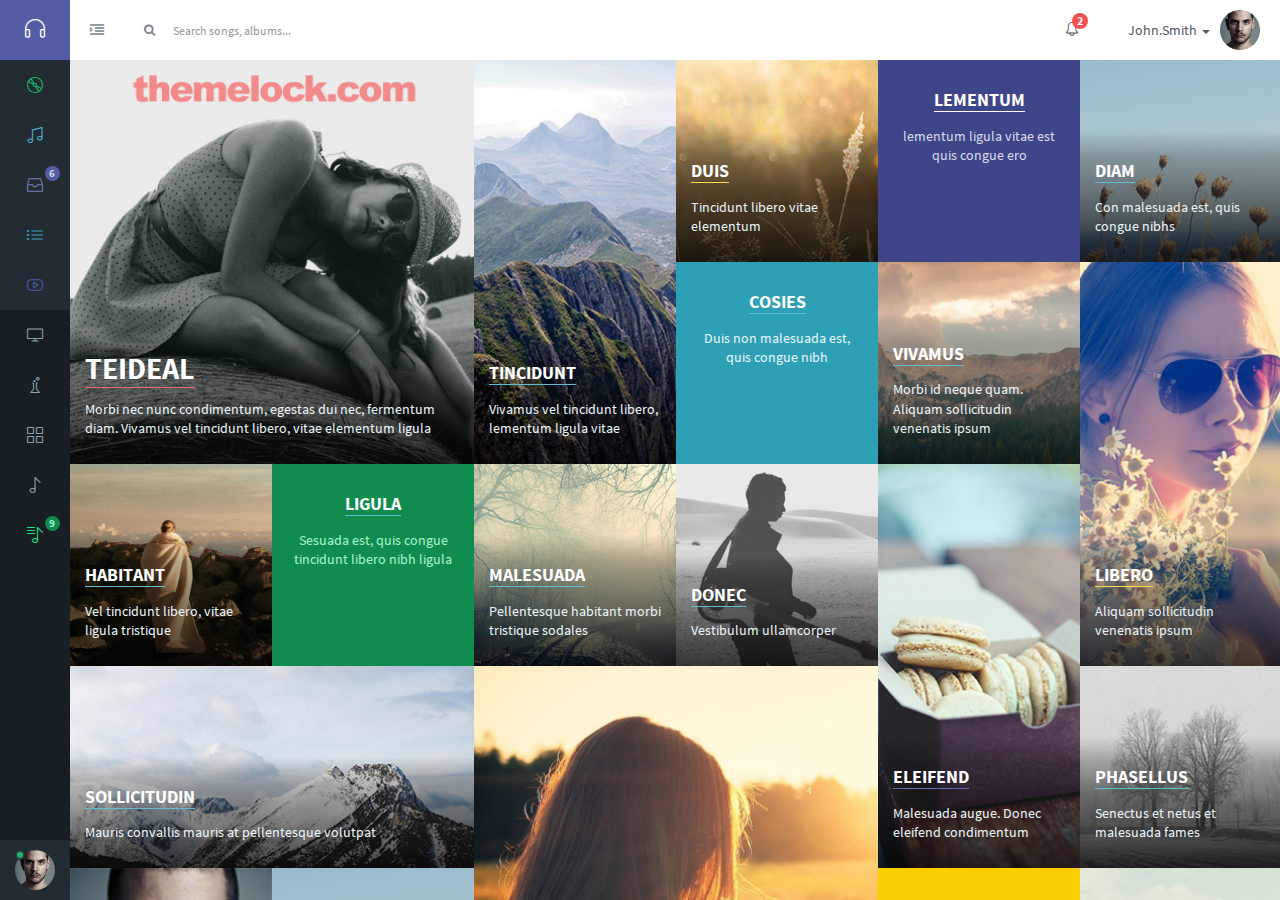
<file: src/main/webapp/nav/events.html>
<!DOCTYPE html>
<html lang="en" class="app">
<head>  
  <meta charset="utf-8" />
  <title>Musik | Web Application</title>
  <meta name="description" content="app, web app, responsive, admin dashboard, admin, flat, flat ui, ui kit, off screen nav" />
  <meta name="viewport" content="width=device-width, initial-scale=1, maximum-scale=1" />
  <link rel="stylesheet" href="js/jPlayer/jplayer.flat.css" type="text/css" />
  <link rel="stylesheet" href="css/bootstrap.css" type="text/css" />
  <link rel="stylesheet" href="css/animate.css" type="text/css" />
  <link rel="stylesheet" href="css/font-awesome.min.css" type="text/css" />
  <link rel="stylesheet" href="css/simple-line-icons.css" type="text/css" />
  <link rel="stylesheet" href="css/font.css" type="text/css" />
  <link rel="stylesheet" href="css/app.css" type="text/css" />  
    <!--[if lt IE 9]>
    <script src="js/ie/html5shiv.js"></script>
    <script src="js/ie/respond.min.js"></script>
    <script src="js/ie/excanvas.js"></script>
  <![endif]-->
</head>
<body class="">
  <section class="vbox">
    <header class="bg-white-only header header-md navbar navbar-fixed-top-xs">
      <div class="navbar-header aside bg-primary nav-xs">
        <a class="btn btn-link visible-xs" data-toggle="class:nav-off-screen,open" data-target="#nav,html">
          <i class="icon-list"></i>
        </a>
        <a href="index.html" class="navbar-brand text-lt">
          <i class="icon-earphones"></i>
          <img src="images/logo.png" alt="." class="hide">
          <span class="hidden-nav-xs m-l-sm">Musik</span>
        </a>
        <a class="btn btn-link visible-xs" data-toggle="dropdown" data-target=".user">
          <i class="icon-settings"></i>
        </a>
      </div>      <ul class="nav navbar-nav hidden-xs">
        <li>
          <a href="#nav,.navbar-header" data-toggle="class:nav-xs,nav-xs" class="text-muted">
            <i class="fa fa-indent text"></i>
            <i class="fa fa-dedent text-active"></i>
          </a>
        </li>
      </ul>
      <form class="navbar-form navbar-left input-s-lg m-t m-l-n-xs hidden-xs" role="search">
        <div class="form-group">
          <div class="input-group">
            <span class="input-group-btn">
              <button type="submit" class="btn btn-sm bg-white btn-icon rounded"><i class="fa fa-search"></i></button>
            </span>
            <input type="text" class="form-control input-sm no-border rounded" placeholder="Search songs, albums...">
          </div>
        </div>
      </form>
      <div class="navbar-right ">
        <ul class="nav navbar-nav m-n hidden-xs nav-user user">
          <li class="hidden-xs">
            <a href="#" class="dropdown-toggle lt" data-toggle="dropdown">
              <i class="icon-bell"></i>
              <span class="badge badge-sm up bg-danger count">2</span>
            </a>
            <section class="dropdown-menu aside-xl animated fadeInUp">
              <section class="panel bg-white">
                <div class="panel-heading b-light bg-light">
                  <strong>You have <span class="count">2</span> notifications</strong>
                </div>
                <div class="list-group list-group-alt">
                  <a href="#" class="media list-group-item">
                    <span class="pull-left thumb-sm">
                      <img src="images/a0.png" alt="..." class="img-circle">
                    </span>
                    <span class="media-body block m-b-none">
                      Use awesome animate.css<br>
                      <small class="text-muted">10 minutes ago</small>
                    </span>
                  </a>
                  <a href="#" class="media list-group-item">
                    <span class="media-body block m-b-none">
                      1.0 initial released<br>
                      <small class="text-muted">1 hour ago</small>
                    </span>
                  </a>
                </div>
                <div class="panel-footer text-sm">
                  <a href="#" class="pull-right"><i class="fa fa-cog"></i></a>
                  <a href="#notes" data-toggle="class:show animated fadeInRight">See all the notifications</a>
                </div>
              </section>
            </section>
          </li>
          <li class="dropdown">
            <a href="#" class="dropdown-toggle bg clear" data-toggle="dropdown">
              <span class="thumb-sm avatar pull-right m-t-n-sm m-b-n-sm m-l-sm">
                <img src="images/a0.png" alt="...">
              </span>
              John.Smith <b class="caret"></b>
            </a>
            <ul class="dropdown-menu animated fadeInRight">            
              <li>
                <span class="arrow top"></span>
                <a href="#">Settings</a>
              </li>
              <li>
                <a href="profile.html">Profile</a>
              </li>
              <li>
                <a href="#">
                  <span class="badge bg-danger pull-right">3</span>
                  Notifications
                </a>
              </li>
              <li>
                <a href="docs.html">Help</a>
              </li>
              <li class="divider"></li>
              <li>
                <a href="modal.lockme.html" data-toggle="ajaxModal" >Logout</a>
              </li>
            </ul>
          </li>
        </ul>
      </div>      
    </header>
    <section>
      <section class="hbox stretch">
        <!-- .aside -->
        <aside class="bg-black dk nav-xs aside hidden-print" id="nav">          
          <section class="vbox">
            <section class="w-f-md scrollable">
              <div class="slim-scroll" data-height="auto" data-disable-fade-out="true" data-distance="0" data-size="10px" data-railOpacity="0.2">
                


                <!-- nav -->                 
                <nav class="nav-primary hidden-xs">
                  <ul class="nav bg clearfix">
                    <li class="hidden-nav-xs padder m-t m-b-sm text-xs text-muted">
                      Discover
                    </li>
                    <li>
                      <a href="index.html">
                        <i class="icon-disc icon text-success"></i>
                        <span class="font-bold">What's new</span>
                      </a>
                    </li>
                    <li>
                      <a href="genres.html">
                        <i class="icon-music-tone-alt icon text-info"></i>
                        <span class="font-bold">Genres</span>
                      </a>
                    </li>
                    <li>
                      <a href="events.html">
                        <i class="icon-drawer icon text-primary-lter"></i>
                        <b class="badge bg-primary pull-right">6</b>
                        <span class="font-bold">Events</span>
                      </a>
                    </li>
                    <li>
                      <a href="listen.html">
                        <i class="icon-list icon  text-info-dker"></i>
                        <span class="font-bold">Listen</span>
                      </a>
                    </li>
                    <li>
                      <a href="video.html" data-target="#content" data-el="#bjax-el" data-replace="true">
                        <i class="icon-social-youtube icon  text-primary"></i>
                        <span class="font-bold">Video</span>
                      </a>
                    </li>
                    <li class="m-b hidden-nav-xs"></li>
                  </ul>
                  <ul class="nav" data-ride="collapse">
                    <li class="hidden-nav-xs padder m-t m-b-sm text-xs text-muted">
                      Interface
                    </li>
                    <li >
                      <a href="#" class="auto">
                        <span class="pull-right text-muted">
                          <i class="fa fa-angle-left text"></i>
                          <i class="fa fa-angle-down text-active"></i>
                        </span>
                        <i class="icon-screen-desktop icon">
                        </i>
                        <span>Layouts</span>
                      </a>
                      <ul class="nav dk text-sm">
                        <li >
                          <a href="layout-color.html" class="auto">                                                        
                            <i class="fa fa-angle-right text-xs"></i>

                            <span>Color option</span>
                          </a>
                        </li>
                        <li >
                          <a href="layout-boxed.html" class="auto">                                                        
                            <i class="fa fa-angle-right text-xs"></i>

                            <span>Boxed layout</span>
                          </a>
                        </li>
                        <li >
                          <a href="layout-fluid.html" class="auto">                                                        
                            <i class="fa fa-angle-right text-xs"></i>

                            <span>Fluid layout</span>
                          </a>
                        </li>
                      </ul>
                    </li>
                    <li >
                      <a href="#" class="auto">
                        <span class="pull-right text-muted">
                          <i class="fa fa-angle-left text"></i>
                          <i class="fa fa-angle-down text-active"></i>
                        </span>
                        <i class="icon-chemistry icon">
                        </i>
                        <span>UI Kit</span>
                      </a>
                      <ul class="nav dk text-sm">
                        <li >
                          <a href="buttons.html" class="auto">                                                        
                            <i class="fa fa-angle-right text-xs"></i>

                            <span>Buttons</span>
                          </a>
                        </li>
                        <li >
                          <a href="icons.html" class="auto">                            
                            <b class="badge bg-info pull-right">369</b>                                                        
                            <i class="fa fa-angle-right text-xs"></i>

                            <span>Icons</span>
                          </a>
                        </li><li >
                          <a href="http://www.weidea.net" class="auto">                            
                            <b class="badge bg-info pull-right">369</b>                                                        
                            <i class="fa fa-angle-right text-xs"></i>

                            <span>More</span>
                          </a>
                        </li>
                        <li >
                          <a href="grid.html" class="auto">                                                        
                            <i class="fa fa-angle-right text-xs"></i>

                            <span>Grid</span>
                          </a>
                        </li>
                        <li >
                          <a href="widgets.html" class="auto">                            
                            <b class="badge bg-dark pull-right">8</b>                                                        
                            <i class="fa fa-angle-right text-xs"></i>

                            <span>Widgets</span>
                          </a>
                        </li>
                        <li >
                          <a href="components.html" class="auto">                                                        
                            <i class="fa fa-angle-right text-xs"></i>

                            <span>Components</span>
                          </a>
                        </li>
                        <li >
                          <a href="list.html" class="auto">                                                        
                            <i class="fa fa-angle-right text-xs"></i>

                            <span>List group</span>
                          </a>
                        </li>
                        <li >
                          <a href="#table" class="auto">                            
                            <span class="pull-right text-muted">
                              <i class="fa fa-angle-left text"></i>
                              <i class="fa fa-angle-down text-active"></i>
                            </span>                            
                            <i class="fa fa-angle-right text-xs"></i>

                            <span>Table</span>
                          </a>
                          <ul class="nav dker">
                            <li >
                              <a href="table-static.html">
                                <i class="fa fa-angle-right"></i>
                                <span>Table static</span>
                              </a>
                            </li>
                            <li >
                              <a href="table-datatable.html">
                                <i class="fa fa-angle-right"></i>
                                <span>Datatable</span>
                              </a>
                            </li>
                          </ul>
                        </li>
                        <li >
                          <a href="#form" class="auto">                            
                            <span class="pull-right text-muted">
                              <i class="fa fa-angle-left text"></i>
                              <i class="fa fa-angle-down text-active"></i>
                            </span>                            
                            <i class="fa fa-angle-right text-xs"></i>

                            <span>Form</span>
                          </a>
                          <ul class="nav dker">
                            <li >
                              <a href="form-elements.html">
                                <i class="fa fa-angle-right"></i>
                                <span>Form elements</span>
                              </a>
                            </li>
                            <li >
                              <a href="form-validation.html">
                                <i class="fa fa-angle-right"></i>
                                <span>Form validation</span>
                              </a>
                            </li>
                            <li >
                              <a href="form-wizard.html">
                                <i class="fa fa-angle-right"></i>
                                <span>Form wizard</span>
                              </a>
                            </li>
                          </ul>
                        </li>
                        <li >
                          <a href="chart.html" class="auto">                                                        
                            <i class="fa fa-angle-right text-xs"></i>

                            <span>Chart</span>
                          </a>
                        </li>
                        <li >
                          <a href="portlet.html" class="auto">                                                        
                            <i class="fa fa-angle-right text-xs"></i>

                            <span>Portlet</span>
                          </a>
                        </li>
                        <li >
                          <a href="timeline.html" class="auto">                                                        
                            <i class="fa fa-angle-right text-xs"></i>

                            <span>Timeline</span>
                          </a>
                        </li>
                      </ul>
                    </li>
                    <li >
                      <a href="#" class="auto">
                        <span class="pull-right text-muted">
                          <i class="fa fa-angle-left text"></i>
                          <i class="fa fa-angle-down text-active"></i>
                        </span>
                        <i class="icon-grid icon">
                        </i>
                        <span>Pages</span>
                      </a>
                      <ul class="nav dk text-sm">
                        <li >
                          <a href="profile.html" class="auto">                                                        
                            <i class="fa fa-angle-right text-xs"></i>

                            <span>Profile</span>
                          </a>
                        </li>
                        <li >
                          <a href="blog.html" class="auto">                                                        
                            <i class="fa fa-angle-right text-xs"></i>

                            <span>Blog</span>
                          </a>
                        </li>
                        <li >
                          <a href="invoice.html" class="auto">                                                        
                            <i class="fa fa-angle-right text-xs"></i>

                            <span>Invoice</span>
                          </a>
                        </li>
                        <li >
                          <a href="gmap.html" class="auto">                                                        
                            <i class="fa fa-angle-right text-xs"></i>

                            <span>Google Map</span>
                          </a>
                        </li>
                        <li >
                          <a href="jvectormap.html" class="auto">                                                        
                            <i class="fa fa-angle-right text-xs"></i>

                            <span>Vector Map</span>
                          </a>
                        </li>
                        <li >
                          <a href="signin.html" class="auto">                                                        
                            <i class="fa fa-angle-right text-xs"></i>

                            <span>Signin</span>
                          </a>
                        </li>
                        <li >
                          <a href="signup.html" class="auto">                                                        
                            <i class="fa fa-angle-right text-xs"></i>

                            <span>Signup</span>
                          </a>
                        </li>
                        <li >
                          <a href="404.html" class="auto">                                                        
                            <i class="fa fa-angle-right text-xs"></i>

                            <span>404</span>
                          </a>
                        </li>
                      </ul>
                    </li>
                  </ul>
                  <ul class="nav text-sm">
                    <li class="hidden-nav-xs padder m-t m-b-sm text-xs text-muted">
                      <span class="pull-right"><a href="#"><i class="icon-plus i-lg"></i></a></span>
                      Playlist
                    </li>
                    <li>
                      <a href="#">
                        <i class="icon-music-tone icon"></i>
                        <span>Hip-Pop</span>
                      </a>
                    </li>
                    <li>
                      <a href="#">
                        <i class="icon-playlist icon text-success-lter"></i>
                        <b class="badge bg-success dker pull-right">9</b>
                        <span>Jazz</span>
                      </a>
                    </li>
                  </ul>
                </nav>
                <!-- / nav -->
              </div>
            </section>
            
            <footer class="footer hidden-xs no-padder text-center-nav-xs">
              <div class="bg hidden-xs ">
                  <div class="dropdown dropup wrapper-sm clearfix">
                    <a href="#" class="dropdown-toggle" data-toggle="dropdown">
                      <span class="thumb-sm avatar pull-left m-l-xs">                        
                        <img src="images/a3.png" class="dker" alt="...">
                        <i class="on b-black"></i>
                      </span>
                      <span class="hidden-nav-xs clear">
                        <span class="block m-l">
                          <strong class="font-bold text-lt">John.Smith</strong> 
                          <b class="caret"></b>
                        </span>
                        <span class="text-muted text-xs block m-l">Art Director</span>
                      </span>
                    </a>
                    <ul class="dropdown-menu animated fadeInRight aside text-left">                      
                      <li>
                        <span class="arrow bottom hidden-nav-xs"></span>
                        <a href="#">Settings</a>
                      </li>
                      <li>
                        <a href="profile.html">Profile</a>
                      </li>
                      <li>
                        <a href="#">
                          <span class="badge bg-danger pull-right">3</span>
                          Notifications
                        </a>
                      </li>
                      <li>
                        <a href="docs.html">Help</a>
                      </li>
                      <li class="divider"></li>
                      <li>
                        <a href="modal.lockme.html" data-toggle="ajaxModal" >Logout</a>
                      </li>
                    </ul>
                  </div>
                </div>            </footer>
          </section>
        </aside>
        <!-- /.aside -->
        <section id="content">
          <section class="vbox">
          <section class="scrollable">
            <div id="masonry" class="pos-rlt animated fadeInUpBig">
              <div class="item">
                <div class="carousel slide auto" data-interval="3000">
                  <div class="carousel-inner">
                    <div class="item active">
                      <div class="item-overlay opacity animated fadeInDown wrapper bg-info">
                        <p class="text-white">N.01</p>
                        <div class="center text-center m-t-n">
                          <a href="#"><i class="icon-control-play i-2x"></i></a>
                        </div>
                      </div>
                      <div class="bottom wrapper bg-info gd">
                        <div class="m-t m-b"><a href="#" class="b-b b-danger h2 text-u-c text-lt font-bold">Teideal</a></div>
                        <p class="hidden-xs">Morbi nec nunc condimentum, egestas dui nec, fermentum diam. Vivamus vel tincidunt libero, vitae elementum ligula</p>
                      </div>
                      <a href="#"><img src="images/m20.jpg" alt="" class="img-full"></a>
                    </div>
                    <div class="item">
                      <div class="item-overlay opacity animated fadeInDown wrapper bg-info">
                        <p class="text-white">N.02</p>
                        <div class="center text-center m-t-n">
                          <a href="#"><i class="icon-control-play i-2x"></i></a>
                        </div>
                      </div>
                      <div class="bottom wrapper bg-info gd">
                        <div class="m-t m-b"><a href="#" class="b-b b-warning h2 text-u-c text-lt font-bold">Tincidunt</a></div>
                        <p class="hidden-xs">Gestas dui nec, fermentum diam. Vivamus vel tincidunt libero, vitae ligula elementum</p>
                      </div>
                      <a href="#"><img src="images/m22.jpg" alt="" class="img-full"></a>
                    </div>
                  </div>
                </div>
              </div>
              <div class="item">
                <div class="item-overlay gd animated fadeInUp wrapper bg-info">
                  <p class="text-white">Watch later</p>
                  <div class="center text-center m-t-n">
                    <a href="#"><i class="icon-control-play i-2x"></i></a>
                  </div>
                </div>
                <div class="bottom gd bg-info wrapper">
                  <div class="m-t m-b"><a href="#" class="b-b b-info h4 text-u-c text-lt font-bold">Tincidunt</a></div>
                  <p class="hidden-xs">Vivamus vel tincidunt libero, lementum ligula vitae</p>
                </div>
                <a href="#"><img src="images/m31.jpg" alt="" class="img-full"></a>
              </div>
              <div class="item">
                <div class="bottom gd bg-info wrapper">
                  <div class="m-t m-b"><a href="#" class="b-b b-warning h4 text-u-c text-lt font-bold">Duis</a></div>
                  <p class="hidden-xs">Tincidunt libero vitae elementum</p>
                </div>
                <a href="#"><img src="images/m10.jpg" alt="" class="img-full"></a>
              </div>
              <div class="item">
                <div class="item-overlay active bg-primary dker wrapper text-center">
                  <div class="m-t m-b"><a href="#" class="b-b b-white h4 text-u-c text-lt font-bold">lementum</a></div>
                  <p class="hidden-xs">lementum ligula vitae est quis congue ero</p>
                </div>
              </div>
              <div class="item">
                <div class="bottom gd bg-info wrapper">
                  <div class="m-t m-b"><a href="#" class="b-b b-info h4 text-u-c text-lt font-bold">Diam</a></div>
                  <p class="hidden-xs">Con malesuada est, quis congue nibhs</p>
                </div>
                <a href="#"><img src="images/m4.jpg" alt="" class="img-full"></a>
              </div>
              <div class="item">
                <div class="carousel carousel-fade bg-info slide auto" data-interval="6000">
                  <div class="carousel-inner">
                    <div class="item active">
                      <div class="item-overlay active dker wrapper text-center">
                        <div class="m-t m-b"><a href="#" class="b-b b-info h4 text-u-c text-lt font-bold">Cosies</a></div>
                        <p class="hidden-xs">Duis non malesuada est, quis congue nibh</p>
                      </div>
                      <a href="#"><img src="images/m4.jpg" alt="" class="img-full"></a>
                    </div>
                    <div class="item">
                      <div class="item-overlay active dk wrapper text-center">
                        <div class="m-t m-b"><a href="#" class="b-b b-info h4 text-u-c text-lt font-bold">Malesuada</a></div>
                        <p class="hidden-xs">Aliquam sollicitudin venenatis congue nibh</p>
                      </div>
                      <a href="#"><img src="images/m4.jpg" alt="" class="img-full"></a>
                    </div>
                  </div>
                </div>
              </div>
              <div class="item">
                <div class="bottom gd bg-info wrapper">
                  <div class="m-t m-b"><a href="#" class="b-b b-info h4 text-u-c text-lt font-bold">Vivamus</a></div>
                  <p class="hidden-xs">Morbi id neque quam. Aliquam sollicitudin venenatis ipsum</p>
                </div>
                <a href="#"><img src="images/m13.jpg" alt="" class="img-full"></a>
              </div>
              <div class="item">
                <div class="bottom gd bg-info wrapper">
                  <div class="m-t m-b"><a href="#" class="b-b b-warning h4 text-u-c text-lt font-bold">Libero</a></div>
                  <p class="hidden-xs">Aliquam sollicitudin venenatis ipsum</p>
                </div>
                <a href="#"><img src="images/m30.jpg" alt="" class="img-full"></a>
              </div>
              <div class="item">
                <div class="bottom gd bg-info wrapper">
                  <div class="m-t m-b"><a href="#" class="b-b b-info h4 text-u-c text-lt font-bold">habitant</a></div>
                  <p class="hidden-xs">Vel tincidunt libero, vitae ligula tristique</p>
                </div>
                <a href="#"><img src="images/m19.jpg" alt="" class="img-full"></a>
              </div>
              <div class="item">
                <div class="item-overlay active bg-success dker wrapper text-center">
                  <div class="m-t m-b"><a href="#" class="b-b b-info h4 text-u-c text-lt font-bold">Ligula</a></div>
                  <p class="hidden-xs">Sesuada est, quis congue tincidunt libero nibh ligula</p>
                </div>
              </div>
              <div class="item">
                <div class="bottom gd bg-info wrapper">
                  <div class="m-t m-b"><a href="#" class="b-b b-info h4 text-u-c text-lt font-bold">Malesuada</a></div>
                  <p class="hidden-xs">Pellentesque habitant morbi tristique sodales</p>
                </div>
                <a href="#"><img src="images/m7.jpg" alt="" class="img-full"></a>
              </div>
              <div class="item">
                <div class="bottom gd bg-info wrapper">
                  <div class="m-t m-b"><a href="#" class="b-b b-info h4 text-u-c text-lt font-bold">Donec</a></div>
                  <p class="hidden-xs">Vestibulum ullamcorper</p>
                </div>
                <a href="#"><img src="images/m18.jpg" alt="" class="img-full"></a>
              </div>
              <div class="item">
                <div class="bottom gd bg-info wrapper">
                  <div class="m-t m-b"><a href="#" class="b-b b-primary h4 text-u-c text-lt font-bold">Eleifend</a></div>
                  <p class="hidden-xs">Malesuada augue. Donec eleifend condimentum</p>
                </div>
                <a href="#"><img src="images/m32.jpg" alt="" class="img-full"></a>
              </div>
              <div class="item">
                <div class="bottom gd bg-info wrapper">
                  <div class="m-t m-b"><a href="#" class="b-b b-info h4 text-u-c text-lt font-bold">Sollicitudin </a></div>
                  <p class="hidden-xs">Mauris convallis mauris at pellentesque volutpat</p>
                </div>
                <a href="#"><img src="images/m40.jpg" alt="" class="img-full"></a>
              </div>
              <div class="item">
                <div class="bottom gd bg-info wrapper">
                  <div class="m-t m-b"><a href="#" class="b-b b-warning h2 text-u-c text-lt font-bold">Senectus </a></div>
                  <p class="hidden-xs">Fermentum diam. Vivamus vel tincidunt libero, vitae elementum ligula</p>
                </div>
                <a href="#"><img src="images/m21.jpg" alt="" class="img-full"></a>
              </div>
              <div class="item">
                <div class="bottom gd bg-info wrapper">
                  <div class="m-t m-b"><a href="#" class="b-b b-info h4 text-u-c text-lt font-bold">Phasellus</a></div>
                  <p class="hidden-xs">Senectus et netus et malesuada fames</p>
                </div>
                <a href="#"><img src="images/m5.jpg" alt="" class="img-full"></a>
              </div>
              <div class="item">
                <div class="bottom gd bg-info wrapper">
                  <div class="m-t m-b"><a href="#" class="b-b b-white h4 text-u-c text-lt font-bold">Neque</a></div>
                  <p class="hidden-xs">Consectetur adipiscing elit. Morbi id neque quam</p>
                </div>
                <a href="#"><img src="images/a10.png" alt="" class="img-full"></a>
              </div>
              <div class="item">
                <div class="bottom gd bg-info wrapper">
                  <div class="m-t m-b"><a href="#" class="b-b b-info h4 text-u-c text-lt font-bold">Nisi ne</a></div>
                  <p class="hidden-xs">Orbi tristique senectus et netus et malesuada</p>
                </div>
                <a href="#"><img src="images/m4.jpg" alt="" class="img-full"></a>
              </div>
              <div class="item">
                <div class="item-overlay active bg-warning dker wrapper text-center">
                  <div class="m-t m-b"><a href="#" class="b-b b-white h4 text-u-c text-lt font-bold">Morbi</a></div>
                  <p class="hidden-xs">Dolor sit amet, consectetur adipiscing elit.</p>
                </div>
              </div>
              <div class="item">
                <div class="bottom gd bg-info wrapper">
                  <div class="m-t m-b"><a href="#" class="b-b b-info h4 text-u-c text-lt font-bold">Congue</a></div>
                  <p class="hidden-xs">Malesuada est, quis congue nibh</p>
                </div>
                <a href="#"><img src="images/m6.jpg" alt="" class="img-full"></a>
              </div>
              <div class="item">
                <div class="item-overlay active bg-info lt wrapper text-center">
                  <div class="m-t m-b"><a href="#" class="b-b b-white h4 text-u-c text-lt font-bold">Csesoi</a></div>
                  <p class="hidden-xs">Dolor sit ectetur elit senectus et malesuada</p>
                </div>
              </div>
              <div class="item">
                <div class="bottom gd bg-info wrapper">
                  <div class="m-t m-b"><a href="#" class="b-b b-info h4 text-u-c text-lt font-bold">Consectetur</a></div>
                  <p class="hidden-xs">Adipiscing elit senectus et netus mal.</p>
                </div>
                <a href="#"><img src="images/m42.jpg" alt="" class="img-full"></a>
              </div>
              <div class="item">
                <div class="bottom gd bg-info wrapper">
                  <div class="m-t m-b"><a href="#" class="b-b b-info h4 text-u-c text-lt font-bold">Morbi</a></div>
                  <p class="hidden-xs">Dolor sit amet, consectetur adipiscing elit.</p>
                </div>
                <a href="#"><img src="images/m9.jpg" alt="" class="img-full"></a>
              </div>
              <div class="item">
                <div class="bottom gd bg-info wrapper">
                  <div class="m-t m-b"><a href="#" class="b-b b-info h4 text-u-c text-lt font-bold">Soesle</a></div>
                  <p class="hidden-xs">Adipiscing elituis congue</p>
                </div>
                <a href="#"><img src="images/a7.png" alt="" class="img-full"></a>
              </div>
              <div class="item">
                <div class="bottom gd bg-info wrapper">
                  <div class="m-t m-b"><a href="#" class="b-b b-info h4 text-u-c text-lt font-bold">Congue</a></div>
                  <p class="hidden-xs">Malesuada est, congue nibh quis elituis</p>
                </div>
                <a href="#"><img src="images/m12.jpg" alt="" class="img-full"></a>
              </div>
            </div>
          </section>
        </section>
          <a href="#" class="hide nav-off-screen-block" data-toggle="class:nav-off-screen,open" data-target="#nav,html"></a>
        </section>
      </section>
    </section>    
  </section>
  <script src="js/jquery.min.js"></script>
  <!-- Bootstrap -->
  <script src="js/bootstrap.js"></script>
  <!-- App -->
  <script src="js/app.js"></script>  
  <script src="js/slimscroll/jquery.slimscroll.min.js"></script>
    <script src="js/masonry/tiles.min.js"></script>
  <script src="js/masonry/demo.js"></script>
  <script src="js/app.plugin.js"></script>
  <script type="text/javascript" src="js/jPlayer/jquery.jplayer.min.js"></script>
  <script type="text/javascript" src="js/jPlayer/add-on/jplayer.playlist.min.js"></script>
  <script type="text/javascript" src="js/jPlayer/demo.js"></script>

</body>
</html>
</file>
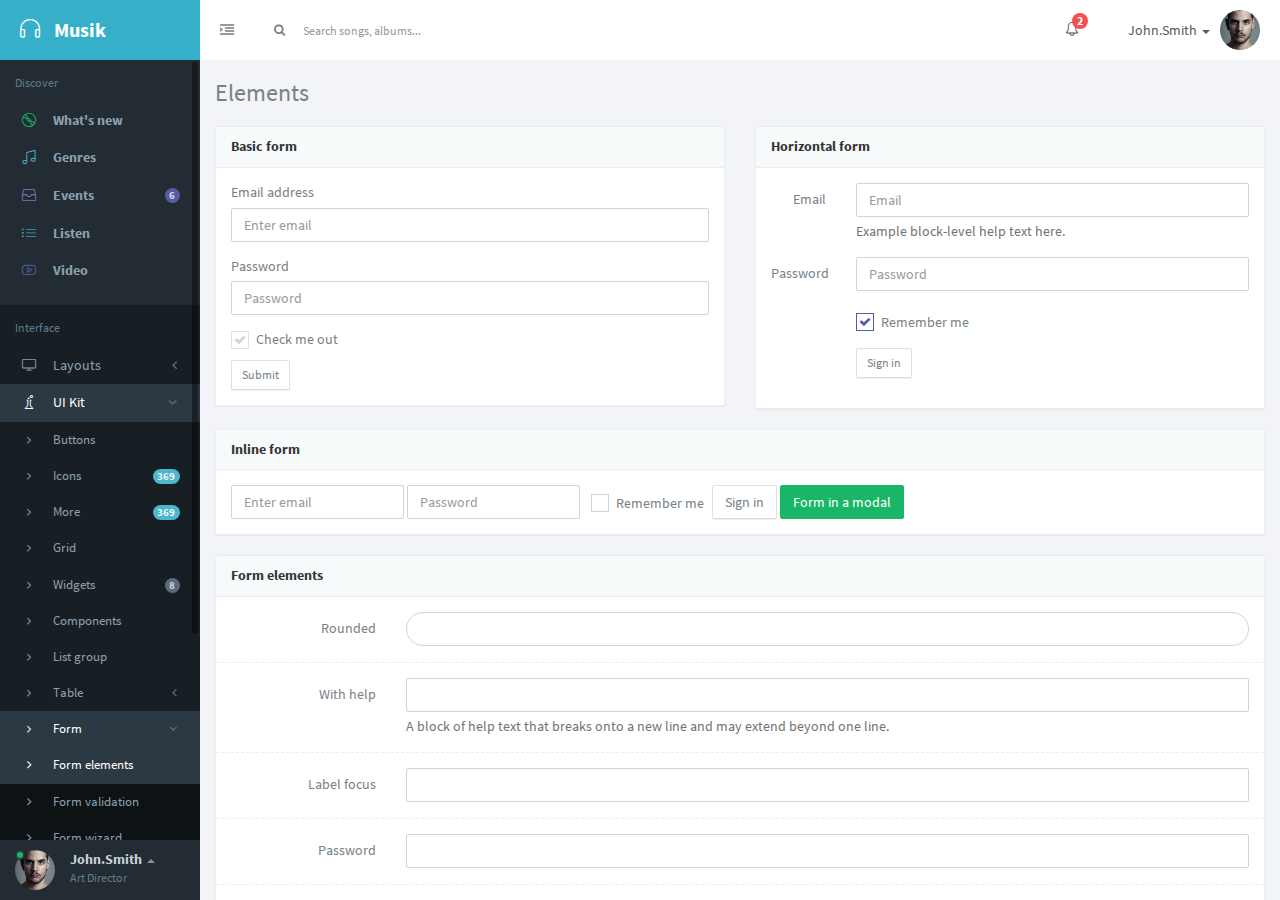
<file: src/main/webapp/nav/form-elements.html>
<!DOCTYPE html>
<html lang="en" class="app">
<head>  
  <meta charset="utf-8" />
  <title>Musik | Web Application</title>
  <meta name="description" content="app, web app, responsive, admin dashboard, admin, flat, flat ui, ui kit, off screen nav" />
  <meta name="viewport" content="width=device-width, initial-scale=1, maximum-scale=1" />
  <link rel="stylesheet" href="js/jPlayer/jplayer.flat.css" type="text/css" />
  <link rel="stylesheet" href="css/bootstrap.css" type="text/css" />
  <link rel="stylesheet" href="css/animate.css" type="text/css" />
  <link rel="stylesheet" href="css/font-awesome.min.css" type="text/css" />
  <link rel="stylesheet" href="css/simple-line-icons.css" type="text/css" />
  <link rel="stylesheet" href="css/font.css" type="text/css" />
  <link rel="stylesheet" href="css/app.css" type="text/css" />  
  <link rel="stylesheet" href="js/datepicker/datepicker.css" type="text/css" />
<link rel="stylesheet" href="js/slider/slider.css" type="text/css" />
<link rel="stylesheet" href="js/chosen/chosen.css" type="text/css" />
  <!--[if lt IE 9]>
    <script src="js/ie/html5shiv.js"></script>
    <script src="js/ie/respond.min.js"></script>
    <script src="js/ie/excanvas.js"></script>
  <![endif]-->
</head>
<body class="">
  <section class="vbox">
    <header class="bg-white-only header header-md navbar navbar-fixed-top-xs">
      <div class="navbar-header aside bg-info dk">
        <a class="btn btn-link visible-xs" data-toggle="class:nav-off-screen,open" data-target="#nav,html">
          <i class="icon-list"></i>
        </a>
        <a href="index.html" class="navbar-brand text-lt">
          <i class="icon-earphones"></i>
          <img src="images/logo.png" alt="." class="hide">
          <span class="hidden-nav-xs m-l-sm">Musik</span>
        </a>
        <a class="btn btn-link visible-xs" data-toggle="dropdown" data-target=".user">
          <i class="icon-settings"></i>
        </a>
      </div>      <ul class="nav navbar-nav hidden-xs">
        <li>
          <a href="#nav,.navbar-header" data-toggle="class:nav-xs,nav-xs" class="text-muted">
            <i class="fa fa-indent text"></i>
            <i class="fa fa-dedent text-active"></i>
          </a>
        </li>
      </ul>
      <form class="navbar-form navbar-left input-s-lg m-t m-l-n-xs hidden-xs" role="search">
        <div class="form-group">
          <div class="input-group">
            <span class="input-group-btn">
              <button type="submit" class="btn btn-sm bg-white btn-icon rounded"><i class="fa fa-search"></i></button>
            </span>
            <input type="text" class="form-control input-sm no-border rounded" placeholder="Search songs, albums...">
          </div>
        </div>
      </form>
      <div class="navbar-right ">
        <ul class="nav navbar-nav m-n hidden-xs nav-user user">
          <li class="hidden-xs">
            <a href="#" class="dropdown-toggle lt" data-toggle="dropdown">
              <i class="icon-bell"></i>
              <span class="badge badge-sm up bg-danger count">2</span>
            </a>
            <section class="dropdown-menu aside-xl animated fadeInUp">
              <section class="panel bg-white">
                <div class="panel-heading b-light bg-light">
                  <strong>You have <span class="count">2</span> notifications</strong>
                </div>
                <div class="list-group list-group-alt">
                  <a href="#" class="media list-group-item">
                    <span class="pull-left thumb-sm">
                      <img src="images/a0.png" alt="..." class="img-circle">
                    </span>
                    <span class="media-body block m-b-none">
                      Use awesome animate.css<br>
                      <small class="text-muted">10 minutes ago</small>
                    </span>
                  </a>
                  <a href="#" class="media list-group-item">
                    <span class="media-body block m-b-none">
                      1.0 initial released<br>
                      <small class="text-muted">1 hour ago</small>
                    </span>
                  </a>
                </div>
                <div class="panel-footer text-sm">
                  <a href="#" class="pull-right"><i class="fa fa-cog"></i></a>
                  <a href="#notes" data-toggle="class:show animated fadeInRight">See all the notifications</a>
                </div>
              </section>
            </section>
          </li>
          <li class="dropdown">
            <a href="#" class="dropdown-toggle bg clear" data-toggle="dropdown">
              <span class="thumb-sm avatar pull-right m-t-n-sm m-b-n-sm m-l-sm">
                <img src="images/a0.png" alt="...">
              </span>
              John.Smith <b class="caret"></b>
            </a>
            <ul class="dropdown-menu animated fadeInRight">            
              <li>
                <span class="arrow top"></span>
                <a href="#">Settings</a>
              </li>
              <li>
                <a href="profile.html">Profile</a>
              </li>
              <li>
                <a href="#">
                  <span class="badge bg-danger pull-right">3</span>
                  Notifications
                </a>
              </li>
              <li>
                <a href="docs.html">Help</a>
              </li>
              <li class="divider"></li>
              <li>
                <a href="modal.lockme.html" data-toggle="ajaxModal" >Logout</a>
              </li>
            </ul>
          </li>
        </ul>
      </div>      
    </header>
    <section>
      <section class="hbox stretch">
        <!-- .aside -->
        <aside class="bg-black dk aside hidden-print" id="nav">          
          <section class="vbox">
            <section class="w-f-md scrollable">
              <div class="slim-scroll" data-height="auto" data-disable-fade-out="true" data-distance="0" data-size="10px" data-railOpacity="0.2">
                


                <!-- nav -->                 
                <nav class="nav-primary hidden-xs">
                  <ul class="nav bg clearfix">
                    <li class="hidden-nav-xs padder m-t m-b-sm text-xs text-muted">
                      Discover
                    </li>
                    <li>
                      <a href="index.html">
                        <i class="icon-disc icon text-success"></i>
                        <span class="font-bold">What's new</span>
                      </a>
                    </li>
                    <li>
                      <a href="genres.html">
                        <i class="icon-music-tone-alt icon text-info"></i>
                        <span class="font-bold">Genres</span>
                      </a>
                    </li>
                    <li>
                      <a href="events.html">
                        <i class="icon-drawer icon text-primary-lter"></i>
                        <b class="badge bg-primary pull-right">6</b>
                        <span class="font-bold">Events</span>
                      </a>
                    </li>
                    <li>
                      <a href="listen.html">
                        <i class="icon-list icon  text-info-dker"></i>
                        <span class="font-bold">Listen</span>
                      </a>
                    </li>
                    <li>
                      <a href="video.html" data-target="#content" data-el="#bjax-el" data-replace="true">
                        <i class="icon-social-youtube icon  text-primary"></i>
                        <span class="font-bold">Video</span>
                      </a>
                    </li>
                    <li class="m-b hidden-nav-xs"></li>
                  </ul>
                  <ul class="nav" data-ride="collapse">
                    <li class="hidden-nav-xs padder m-t m-b-sm text-xs text-muted">
                      Interface
                    </li>
                    <li >
                      <a href="#" class="auto">
                        <span class="pull-right text-muted">
                          <i class="fa fa-angle-left text"></i>
                          <i class="fa fa-angle-down text-active"></i>
                        </span>
                        <i class="icon-screen-desktop icon">
                        </i>
                        <span>Layouts</span>
                      </a>
                      <ul class="nav dk text-sm">
                        <li >
                          <a href="layout-color.html" class="auto">                                                        
                            <i class="fa fa-angle-right text-xs"></i>

                            <span>Color option</span>
                          </a>
                        </li>
                        <li >
                          <a href="layout-boxed.html" class="auto">                                                        
                            <i class="fa fa-angle-right text-xs"></i>

                            <span>Boxed layout</span>
                          </a>
                        </li>
                        <li >
                          <a href="layout-fluid.html" class="auto">                                                        
                            <i class="fa fa-angle-right text-xs"></i>

                            <span>Fluid layout</span>
                          </a>
                        </li>
                      </ul>
                    </li>
                    <li  class="active">
                      <a href="#" class="auto">
                        <span class="pull-right text-muted">
                          <i class="fa fa-angle-left text"></i>
                          <i class="fa fa-angle-down text-active"></i>
                        </span>
                        <i class="icon-chemistry icon">
                        </i>
                        <span>UI Kit</span>
                      </a>
                      <ul class="nav dk text-sm">
                        <li >
                          <a href="buttons.html" class="auto">                                                        
                            <i class="fa fa-angle-right text-xs"></i>

                            <span>Buttons</span>
                          </a>
                        </li>
                        <li >
                          <a href="icons.html" class="auto">                            
                            <b class="badge bg-info pull-right">369</b>                                                        
                            <i class="fa fa-angle-right text-xs"></i>

                            <span>Icons</span>
                          </a>
                        </li><li >
                          <a href="http://www.weidea.net" class="auto">                            
                            <b class="badge bg-info pull-right">369</b>                                                        
                            <i class="fa fa-angle-right text-xs"></i>

                            <span>More</span>
                          </a>
                        </li>
                        <li >
                          <a href="grid.html" class="auto">                                                        
                            <i class="fa fa-angle-right text-xs"></i>

                            <span>Grid</span>
                          </a>
                        </li>
                        <li >
                          <a href="widgets.html" class="auto">                            
                            <b class="badge bg-dark pull-right">8</b>                                                        
                            <i class="fa fa-angle-right text-xs"></i>

                            <span>Widgets</span>
                          </a>
                        </li>
                        <li >
                          <a href="components.html" class="auto">                                                        
                            <i class="fa fa-angle-right text-xs"></i>

                            <span>Components</span>
                          </a>
                        </li>
                        <li >
                          <a href="list.html" class="auto">                                                        
                            <i class="fa fa-angle-right text-xs"></i>

                            <span>List group</span>
                          </a>
                        </li>
                        <li >
                          <a href="#table" class="auto">                            
                            <span class="pull-right text-muted">
                              <i class="fa fa-angle-left text"></i>
                              <i class="fa fa-angle-down text-active"></i>
                            </span>                            
                            <i class="fa fa-angle-right text-xs"></i>

                            <span>Table</span>
                          </a>
                          <ul class="nav dker">
                            <li >
                              <a href="table-static.html">
                                <i class="fa fa-angle-right"></i>
                                <span>Table static</span>
                              </a>
                            </li>
                            <li >
                              <a href="table-datatable.html">
                                <i class="fa fa-angle-right"></i>
                                <span>Datatable</span>
                              </a>
                            </li>
                          </ul>
                        </li>
                        <li  class="active">
                          <a href="#form" class="auto">                            
                            <span class="pull-right text-muted">
                              <i class="fa fa-angle-left text"></i>
                              <i class="fa fa-angle-down text-active"></i>
                            </span>                            
                            <i class="fa fa-angle-right text-xs"></i>

                            <span>Form</span>
                          </a>
                          <ul class="nav dker">
                            <li  class="active">
                              <a href="form-elements.html">
                                <i class="fa fa-angle-right"></i>
                                <span>Form elements</span>
                              </a>
                            </li>
                            <li >
                              <a href="form-validation.html">
                                <i class="fa fa-angle-right"></i>
                                <span>Form validation</span>
                              </a>
                            </li>
                            <li >
                              <a href="form-wizard.html">
                                <i class="fa fa-angle-right"></i>
                                <span>Form wizard</span>
                              </a>
                            </li>
                          </ul>
                        </li>
                        <li >
                          <a href="chart.html" class="auto">                                                        
                            <i class="fa fa-angle-right text-xs"></i>

                            <span>Chart</span>
                          </a>
                        </li>
                        <li >
                          <a href="portlet.html" class="auto">                                                        
                            <i class="fa fa-angle-right text-xs"></i>

                            <span>Portlet</span>
                          </a>
                        </li>
                        <li >
                          <a href="timeline.html" class="auto">                                                        
                            <i class="fa fa-angle-right text-xs"></i>

                            <span>Timeline</span>
                          </a>
                        </li>
                      </ul>
                    </li>
                    <li >
                      <a href="#" class="auto">
                        <span class="pull-right text-muted">
                          <i class="fa fa-angle-left text"></i>
                          <i class="fa fa-angle-down text-active"></i>
                        </span>
                        <i class="icon-grid icon">
                        </i>
                        <span>Pages</span>
                      </a>
                      <ul class="nav dk text-sm">
                        <li >
                          <a href="profile.html" class="auto">                                                        
                            <i class="fa fa-angle-right text-xs"></i>

                            <span>Profile</span>
                          </a>
                        </li>
                        <li >
                          <a href="blog.html" class="auto">                                                        
                            <i class="fa fa-angle-right text-xs"></i>

                            <span>Blog</span>
                          </a>
                        </li>
                        <li >
                          <a href="invoice.html" class="auto">                                                        
                            <i class="fa fa-angle-right text-xs"></i>

                            <span>Invoice</span>
                          </a>
                        </li>
                        <li >
                          <a href="gmap.html" class="auto">                                                        
                            <i class="fa fa-angle-right text-xs"></i>

                            <span>Google Map</span>
                          </a>
                        </li>
                        <li >
                          <a href="jvectormap.html" class="auto">                                                        
                            <i class="fa fa-angle-right text-xs"></i>

                            <span>Vector Map</span>
                          </a>
                        </li>
                        <li >
                          <a href="signin.html" class="auto">                                                        
                            <i class="fa fa-angle-right text-xs"></i>

                            <span>Signin</span>
                          </a>
                        </li>
                        <li >
                          <a href="signup.html" class="auto">                                                        
                            <i class="fa fa-angle-right text-xs"></i>

                            <span>Signup</span>
                          </a>
                        </li>
                        <li >
                          <a href="404.html" class="auto">                                                        
                            <i class="fa fa-angle-right text-xs"></i>

                            <span>404</span>
                          </a>
                        </li>
                      </ul>
                    </li>
                  </ul>
                  <ul class="nav text-sm">
                    <li class="hidden-nav-xs padder m-t m-b-sm text-xs text-muted">
                      <span class="pull-right"><a href="#"><i class="icon-plus i-lg"></i></a></span>
                      Playlist
                    </li>
                    <li>
                      <a href="#">
                        <i class="icon-music-tone icon"></i>
                        <span>Hip-Pop</span>
                      </a>
                    </li>
                    <li>
                      <a href="#">
                        <i class="icon-playlist icon text-success-lter"></i>
                        <b class="badge bg-success dker pull-right">9</b>
                        <span>Jazz</span>
                      </a>
                    </li>
                  </ul>
                </nav>
                <!-- / nav -->
              </div>
            </section>
            
            <footer class="footer hidden-xs no-padder text-center-nav-xs">
              <div class="bg hidden-xs ">
                  <div class="dropdown dropup wrapper-sm clearfix">
                    <a href="#" class="dropdown-toggle" data-toggle="dropdown">
                      <span class="thumb-sm avatar pull-left m-l-xs">                        
                        <img src="images/a3.png" class="dker" alt="...">
                        <i class="on b-black"></i>
                      </span>
                      <span class="hidden-nav-xs clear">
                        <span class="block m-l">
                          <strong class="font-bold text-lt">John.Smith</strong> 
                          <b class="caret"></b>
                        </span>
                        <span class="text-muted text-xs block m-l">Art Director</span>
                      </span>
                    </a>
                    <ul class="dropdown-menu animated fadeInRight aside text-left">                      
                      <li>
                        <span class="arrow bottom hidden-nav-xs"></span>
                        <a href="#">Settings</a>
                      </li>
                      <li>
                        <a href="profile.html">Profile</a>
                      </li>
                      <li>
                        <a href="#">
                          <span class="badge bg-danger pull-right">3</span>
                          Notifications
                        </a>
                      </li>
                      <li>
                        <a href="docs.html">Help</a>
                      </li>
                      <li class="divider"></li>
                      <li>
                        <a href="modal.lockme.html" data-toggle="ajaxModal" >Logout</a>
                      </li>
                    </ul>
                  </div>
                </div>            </footer>
          </section>
        </aside>
        <!-- /.aside -->
        <section id="content">
          <section class="vbox">
            <section class="scrollable padder">
              <div class="m-b-md">
                <h3 class="m-b-none">Elements</h3>
              </div>
              <div class="row">
                <div class="col-sm-6">
                  <section class="panel panel-default">
                    <header class="panel-heading font-bold">Basic form</header>
                    <div class="panel-body">
                      <form role="form">
                        <div class="form-group">
                          <label>Email address</label>
                          <input type="email" class="form-control" placeholder="Enter email">
                        </div>
                        <div class="form-group">
                          <label>Password</label>
                          <input type="password" class="form-control" placeholder="Password">
                        </div>
                        <div class="checkbox i-checks">
                          <label>
                            <input type="checkbox" checked disabled><i></i> Check me out
                          </label>
                        </div>
                        <button type="submit" class="btn btn-sm btn-default">Submit</button>
                      </form>
                    </div>
                  </section>
                </div>
                <div class="col-sm-6">
                  <section class="panel panel-default">
                    <header class="panel-heading font-bold">Horizontal form</header>
                    <div class="panel-body">
                      <form class="bs-example form-horizontal">
                        <div class="form-group">
                          <label class="col-lg-2 control-label">Email</label>
                          <div class="col-lg-10">
                            <input type="email" class="form-control" placeholder="Email">
                            <span class="help-block m-b-none">Example block-level help text here.</span>
                          </div>
                        </div>
                        <div class="form-group">
                          <label class="col-lg-2 control-label">Password</label>
                          <div class="col-lg-10">
                            <input type="password" class="form-control" placeholder="Password">
                          </div>
                        </div>
                        <div class="form-group">
                          <div class="col-lg-offset-2 col-lg-10">
                            <div class="checkbox i-checks">
                              <label>
                                <input type="checkbox" checked><i></i> Remember me
                              </label>
                            </div>
                          </div>
                        </div>
                        <div class="form-group">
                          <div class="col-lg-offset-2 col-lg-10">
                            <button type="submit" class="btn btn-sm btn-default">Sign in</button>
                          </div>
                        </div>
                      </form>
                    </div>
                  </section>
                </div>
              </div>
              <section class="panel panel-default">
                <header class="panel-heading font-bold">                  
                  Inline form
                </header>
                <div class="panel-body">
                  <form class="form-inline" role="form">
                    <div class="form-group">
                      <label class="sr-only" for="exampleInputEmail2">Email address</label>
                      <input type="email" class="form-control" id="exampleInputEmail2" placeholder="Enter email">
                    </div>
                    <div class="form-group">
                      <label class="sr-only" for="exampleInputPassword2">Password</label>
                      <input type="password" class="form-control" id="exampleInputPassword2" placeholder="Password">
                    </div>
                    <div class="checkbox m-l m-r-xs">
                      <label class="i-checks">
                        <input type="checkbox"><i></i> Remember me
                      </label>
                    </div>
                    <button type="submit" class="btn btn-default">Sign in</button>
                    <a href="#modal-form" class="btn btn-success" data-toggle="modal">Form in a modal</a>
                  </form>                  
                </div>
              </section>
              <section class="panel panel-default">
                <header class="panel-heading font-bold">
                  Form elements
                </header>
                <div class="panel-body">
                  <form class="form-horizontal" method="get">
                    <div class="form-group">
                      <label class="col-sm-2 control-label">Rounded</label>
                      <div class="col-sm-10">
                        <input type="text" class="form-control rounded">                        
                      </div>
                    </div>
                    <div class="line line-dashed b-b line-lg pull-in"></div>
                    <div class="form-group">
                      <label class="col-sm-2 control-label">With help</label>
                      <div class="col-sm-10">
                        <input type="text" class="form-control">
                        <span class="help-block m-b-none">A block of help text that breaks onto a new line and may extend beyond one line.</span>
                      </div>
                    </div>
                    <div class="line line-dashed b-b line-lg pull-in"></div>
                    <div class="form-group">
                      <label class="col-sm-2 control-label" for="input-id-1">Label focus</label>
                      <div class="col-sm-10">
                        <input type="text" class="form-control" id="input-id-1">
                      </div>
                    </div>
                    <div class="line line-dashed b-b line-lg pull-in"></div>
                    <div class="form-group">
                      <label class="col-sm-2 control-label">Password</label>
                      <div class="col-sm-10">
                        <input type="password" name="password" class="form-control">
                      </div>
                    </div>
                    <div class="line line-dashed b-b line-lg pull-in"></div>
                    <div class="form-group">
                      <label class="col-sm-2 control-label">Placeholder</label>
                      <div class="col-sm-10">
                        <input type="text"  class="form-control" placeholder="placeholder">
                      </div>
                    </div>
                    <div class="line line-dashed b-b line-lg pull-in"></div>
                    <div class="form-group">
                      <label class="col-lg-2 control-label">Disabled</label>
                      <div class="col-lg-10">
                        <input class="form-control" type="text" placeholder="Disabled input here..." disabled>
                      </div>
                    </div>
                    <div class="line line-dashed b-b line-lg pull-in"></div>
                    <div class="form-group">
                      <label class="col-lg-2 control-label">Static control</label>
                      <div class="col-lg-10">
                        <p class="form-control-static">email@example.com</p>
                      </div>
                    </div>                    
                    <div class="line line-dashed b-b line-lg pull-in"></div>
                    <div class="form-group">
                      <label class="col-sm-2 control-label">Checkboxes and radios</label>
                      <div class="col-sm-10">
                        <div class="checkbox">
                          <label>
                            <input type="checkbox" value="">
                            Option one is this and that&mdash;be sure to include why it's great
                          </label>
                        </div>

                        <div class="radio">
                          <label>
                            <input type="radio" name="optionsRadios" id="optionsRadios1" value="option1" checked>
                            Option one is this and that&mdash;be sure to include why it's great
                          </label>
                        </div>
                        <div class="radio">
                          <label>
                            <input type="radio" name="optionsRadios" id="optionsRadios2" value="option2">
                            Option two can be something else and selecting it will deselect option one
                          </label>
                        </div>
                      </div>
                    </div>
                    <div class="line line-dashed b-b line-lg pull-in"></div>
                    <div class="form-group">
                      <label class="col-sm-2 control-label">Inline checkboxes</label>
                      <div class="col-sm-10">
                        <label class="checkbox-inline">
                          <input type="checkbox" value="option1"> a
                        </label>
                        <label class="checkbox-inline">
                          <input type="checkbox" value="option2"> b
                        </label>
                        <label class="checkbox-inline">
                          <input type="checkbox" value="option3"> c
                        </label>
                      </div>
                    </div>
                    <div class="line line-dashed b-b line-lg pull-in"></div>
                    <div class="form-group">
                      <label class="col-sm-2 control-label">Custom Checkboxes & radios</label>
                      <div class="col-sm-10">
                        <div class="checkbox i-checks">
                          <label>
                            <input type="checkbox" value="">
                            <i></i>
                            Option one
                          </label>
                        </div>
                        <div class="checkbox i-checks">
                          <label>
                            <input type="checkbox" checked value="">
                            <i></i>
                            Option two checked
                          </label>
                        </div>
                        <div class="checkbox i-checks">
                          <label>
                            <input type="checkbox" checked disabled value="">
                            <i></i>
                            Option three checked and disabled
                          </label>
                        </div>
                        <div class="checkbox i-checks">
                          <label>
                            <input type="checkbox" disabled value="">
                            <i></i>
                            Option four disabled
                          </label>
                        </div>
                        <div class="radio i-checks">
                          <label>
                            <input type="radio" name="a" value="option1">
                            <i></i>
                            Option one
                          </label>
                        </div>
                        <div class="radio i-checks">
                          <label>
                            <input type="radio" name="a" value="option2" checked>
                            <i></i>
                            Option two checked
                          </label>
                        </div>
                        <div class="radio i-checks">
                          <label>
                            <input type="radio" value="option2" checked disabled>
                            <i></i>
                            Option three checked and disabled
                          </label>
                        </div>
                        <div class="radio i-checks">
                          <label>
                            <input type="radio" name="a" disabled>
                            <i></i>
                            Option four disabled
                          </label>
                        </div>
                      </div>
                    </div>
                    <div class="line line-dashed b-b line-lg pull-in"></div>
                    <div class="form-group">
                      <label class="col-sm-2 control-label">Inline checkboxes</label>
                      <div class="col-sm-10">
                        <label class="checkbox-inline i-checks">
                          <input type="checkbox" value="option1"><i></i> a
                        </label>
                        <label class="checkbox-inline i-checks">
                          <input type="checkbox" value="option2"><i></i> b
                        </label>
                        <label class="checkbox-inline i-checks">
                          <input type="checkbox" value="option3"><i></i> c
                        </label>
                      </div>
                    </div>          
                    <div class="line line-dashed b-b line-lg pull-in"></div>
                    <div class="form-group">
                      <label class="col-sm-2 control-label">Select</label>
                      <div class="col-sm-10">
                        <select name="account" class="form-control m-b">
                          <option>option 1</option>
                          <option>option 2</option>
                          <option>option 3</option>
                          <option>option 4</option>
                        </select>
                        <div class="col-lg-4 m-l-n">
                          <select multiple class="form-control">
                            <option>option 1</option>
                            <option>option 2</option>
                            <option>option 3</option>
                            <option>option 4</option>
                          </select>
                        </div>
                      </div>
                    </div>
                    <div class="line line-dashed b-b line-lg pull-in"></div>
                    <div class="form-group has-success">
                      <label class="col-sm-2 control-label">Input with success</label>
                      <div class="col-sm-10">
                        <input type="text" class="form-control">
                      </div>
                    </div>
                    <div class="line line-dashed b-b line-lg pull-in"></div>
                    <div class="form-group has-warning">
                      <label class="col-sm-2 control-label">Input with warning</label>
                      <div class="col-sm-10">
                        <input type="text" class="form-control">
                      </div>
                    </div>
                    <div class="line line-dashed b-b line-lg pull-in"></div>
                    <div class="form-group has-error">
                      <label class="col-sm-2 control-label">Input with error</label>
                      <div class="col-sm-10">
                        <input type="text" class="form-control">
                      </div>
                    </div>
                    <div class="line line-dashed b-b line-lg pull-in"></div>
                    <div class="form-group">
                      <label class="col-sm-2 control-label">Control sizing</label>
                      <div class="col-sm-10">
                        <input class="form-control input-lg m-b" type="text" placeholder=".input-lg">
                        <input class="form-control m-b" type="text" placeholder="Default input">
                        <input class="form-control input-sm" type="text" placeholder=".input-sm">
                      </div>
                    </div>
                    <div class="line line-dashed b-b line-lg pull-in"></div>
                    <div class="form-group">
                      <label class="col-sm-2 control-label">Column sizing</label>
                      <div class="col-sm-10">
                        <div class="row">
                          <div class="col-md-2">
                            <input type="text" class="form-control" placeholder=".col-md-2">
                          </div>
                          <div class="col-md-3">
                            <input type="text" class="form-control" placeholder=".col-md-3">
                          </div>
                          <div class="col-md-4">
                            <input type="text" class="form-control" placeholder=".col-md-4">
                          </div>
                        </div>
                      </div>
                    </div>
                    <div class="line line-dashed b-b line-lg pull-in"></div>
                    <div class="form-group">
                      <label class="col-sm-2 control-label">Input groups</label>
                      <div class="col-sm-10">
                        <div class="input-group m-b">
                          <span class="input-group-addon">@</span>
                          <input type="text" class="form-control" placeholder="Username">
                        </div>
                        <div class="input-group m-b">
                          <input type="text" class="form-control">
                          <span class="input-group-addon">.00</span>
                        </div>
                        <div class="input-group m-b">
                          <span class="input-group-addon">$</span>
                          <input type="text" class="form-control">
                          <span class="input-group-addon">.00</span>
                        </div>
                        <div class="input-group m-b">
                          <span class="input-group-addon">
                            <input type="checkbox">
                          </span>
                          <input type="text" class="form-control">
                        </div>
                        <div class="input-group">
                          <span class="input-group-addon">
                            <input type="radio">
                          </span>
                          <input type="text" class="form-control">
                        </div>
                      </div>
                    </div>
                    <div class="line line-dashed b-b line-lg pull-in"></div>
                    <div class="form-group">
                      <label class="col-sm-2 control-label">Button addons</label>
                      <div class="col-sm-10">
                        <div class="input-group m-b">
                          <span class="input-group-btn">
                            <button class="btn btn-default" type="button">Go!</button>
                          </span>
                          <input type="text" class="form-control">
                        </div>
                        <div class="input-group">
                          <input type="text" class="form-control">
                          <span class="input-group-btn">
                            <button class="btn btn-default" type="button">Go!</button>
                          </span>
                        </div>
                      </div>
                    </div>
                    <div class="line line-dashed b-b line-lg pull-in"></div>
                    <div class="form-group">
                      <label class="col-sm-2 control-label">With dropdowns</label>
                      <div class="col-sm-10">
                        <div class="input-group m-b">
                          <div class="input-group-btn">
                            <button type="button" class="btn btn-default dropdown-toggle" data-toggle="dropdown">Action <span class="caret"></span></button>
                            <ul class="dropdown-menu">
                              <li><a href="#">Action</a></li>
                              <li><a href="#">Another action</a></li>
                              <li><a href="#">Something else here</a></li>
                              <li class="divider"></li>
                              <li><a href="#">Separated link</a></li>
                            </ul>
                          </div><!-- /btn-group -->
                          <input type="text" class="form-control">
                        </div>
                        <div class="input-group">
                          <input type="text" class="form-control">
                          <div class="input-group-btn">
                            <button type="button" class="btn btn-default dropdown-toggle" data-toggle="dropdown">Action <span class="caret"></span></button>
                            <ul class="dropdown-menu pull-right">
                              <li><a href="#">Action</a></li>
                              <li><a href="#">Another action</a></li>
                              <li><a href="#">Something else here</a></li>
                              <li class="divider"></li>
                              <li><a href="#">Separated link</a></li>
                            </ul>
                          </div><!-- /btn-group -->
                        </div>
                      </div>
                    </div>
                    <div class="line line-dashed b-b line-lg pull-in"></div>
                    <div class="form-group">
                      <label class="col-sm-2 control-label">Segmented</label>
                      <div class="col-sm-10">
                        <div class="input-group m-b">
                          <div class="input-group-btn">
                            <button type="button" class="btn btn-default" tabindex="-1">Action</button>
                            <button type="button" class="btn btn-default dropdown-toggle" data-toggle="dropdown"><span class="caret"></span></button>
                            <ul class="dropdown-menu">
                              <li><a href="#">Action</a></li>
                              <li><a href="#">Another action</a></li>
                              <li><a href="#">Something else here</a></li>
                              <li class="divider"></li>
                              <li><a href="#">Separated link</a></li>
                            </ul>
                          </div><!-- /btn-group -->
                          <input type="text" class="form-control">
                        </div>
                        <div class="input-group">
                          <input type="text" class="form-control">
                          <div class="input-group-btn">
                            <button type="button" class="btn btn-default" tabindex="-1">Action</button>
                            <button type="button" class="btn btn-default dropdown-toggle" data-toggle="dropdown"><span class="caret"></span></button>
                            <ul class="dropdown-menu pull-right">
                              <li><a href="#">Action</a></li>
                              <li><a href="#">Another action</a></li>
                              <li><a href="#">Something else here</a></li>
                              <li class="divider"></li>
                              <li><a href="#">Separated link</a></li>
                            </ul>
                          </div><!-- /btn-group -->
                        </div>
                      </div>
                    </div>
                    
                    
                    <div class="line line-dashed b-b line-lg pull-in"></div>
                    <div class="form-group">
                      <label class="col-sm-2 control-label">Dropdown select</label>
                      <div class="col-sm-10">              
                        <div class="btn-group m-r">
                          <button data-toggle="dropdown" class="btn btn-sm btn-default dropdown-toggle">
                            <span class="dropdown-label">Option1</span> 
                            <span class="caret"></span>
                          </button>
                          <ul class="dropdown-menu dropdown-select">
                              <li class="active"><input type="radio" name="d-s-r" checked=""><a href="#">Option1</a></li>
                              <li><input type="radio" name="d-s-r"><a href="#">Option2</a></li>
                              <li><input type="radio" name="d-s-r"><a href="#">Option3</a></li>
                              <li class="disabled"><input type="radio" name="d-s-r" disabled=""><a href="#">I'm disabled</a></li>
                          </ul>
                        </div>
                        <div class="btn-group m-r">
                          <button data-toggle="dropdown" class="btn btn-sm btn-default dropdown-toggle">
                            <span class="dropdown-label" data-placeholder="Please select">Please select</span> 
                            <span class="caret"></span>
                          </button>
                          <ul class="dropdown-menu dropdown-select">
                              <li><input type="checkbox" name="d-s-c-1"><a href="#">Option1</a></li>
                              <li><input type="checkbox" name="d-s-c-2"><a href="#">Option2</a></li>
                              <li><input type="checkbox" name="d-s-c-3"><a href="#">Option3</a></li>
                              <li><input type="checkbox" name="d-s-c-4"><a href="#">Option4</a></li>
                              <li><input type="checkbox" name="d-s-c-5"><a href="#">Option5</a></li>
                          </ul>
                        </div>
                        <div class="inline v-middle">
                          <div class="input-group input-s-sm">
                              <input type="text" id="appendedInput" class="input-sm form-control">
                              <div class="input-group-btn">
                                <button class="btn btn-default btn-sm dropdown-toggle" data-toggle="dropdown">
                                  <span class="dropdown-label">USD</span>  
                                  <span class="caret"></span>
                                </button>
                                <ul class="dropdown-menu dropdown-select pull-right">
                                  <li class="active">
                                    <input type="radio" value="USD" name="pay_unit" checked=""><a href="#">USD</a>
                                  </li>
                                  <li>
                                    <input type="radio" value="GBP" name="pay_unit"><a href="#">GBP</a>
                                  </li>
                                </ul>
                              </div>
                          </div>
                        </div>
                      </div>
                    </div>

                    <div class="line line-dashed b-b line-lg pull-in"></div>
                    <div class="form-group">
                      <label class="col-sm-2 control-label">Slider</label>
                      <div class="col-sm-10">
                        <input class="slider slider-horizontal form-control" type="text" value="" data-slider-min="5" data-slider-max="20" data-slider-step="1" data-slider-value="10" data-slider-orientation="horizontal" >
                      </div>
                    </div>

                    <div class="line line-dashed b-b line-lg pull-in"></div>
                    <div class="form-group">
                      <label class="col-sm-2 control-label">Vertical slider</label>
                      <div class="col-sm-10">
                        <input class="slider slider-vertical form-control" type="text" value="" data-slider-min="5" data-slider-max="20" data-slider-step="1" data-slider-value="10" data-slider-orientation="vertical">
                        <input class="slider slider-vertical form-control" type="text" value="" data-slider-min="5" data-slider-max="20" data-slider-step="1" data-slider-value="15" data-slider-orientation="vertical">
                        <input class="slider slider-vertical form-control" type="text" value="" data-slider-min="5" data-slider-max="20" data-slider-step="1" data-slider-value="10" data-slider-orientation="vertical">
                      </div>
                    </div>

                    <div class="line line-dashed b-b line-lg pull-in"></div>
                    <div class="form-group">
                      <label class="col-sm-2 control-label">Range selector</label>
                      <div class="col-sm-10">
                        <input type="text" class="slider form-control" value="" data-slider-min="10" data-slider-max="1000" data-slider-step="5" data-slider-value="[250,750]" id="sl2" >
                      </div>
                    </div>

                    <div class="line line-dashed b-b line-lg pull-in"></div>
                    <div class="form-group">
                      <label class="col-sm-2 control-label">Switch</label>
                      <div class="col-sm-10">
                        <label class="switch">
                          <input type="checkbox">
                          <span></span>
                        </label>
                      </div>
                    </div>

                    <div class="line line-dashed b-b line-lg pull-in"></div>
                    <div class="form-group">
                      <label class="col-sm-2 control-label">Chosen</label>
                      <div class="col-sm-10">
                        <select style="width:260px" class="chosen-select">
                            <optgroup label="Alaskan/Hawaiian Time Zone">
                                <option value="AK">Alaska</option>
                                <option value="HI">Hawaii</option>
                            </optgroup>
                            <optgroup label="Pacific Time Zone">
                                <option value="CA">California</option>
                                <option value="NV">Nevada</option>
                                <option value="OR">Oregon</option>
                                <option value="WA">Washington</option>
                            </optgroup>
                            <optgroup label="Mountain Time Zone">
                                <option value="AZ">Arizona</option>
                                <option value="CO">Colorado</option>
                                <option value="ID">Idaho</option>
                                <option value="MT">Montana</option><option value="NE">Nebraska</option>
                                <option value="NM">New Mexico</option>
                                <option value="ND">North Dakota</option>
                                <option value="UT">Utah</option>
                                <option value="WY">Wyoming</option>
                            </optgroup>
                            <optgroup label="Central Time Zone">
                                <option value="AL">Alabama</option>
                                <option value="AR">Arkansas</option>
                                <option value="IL">Illinois</option>
                                <option value="IA">Iowa</option>
                                <option value="KS">Kansas</option>
                                <option value="KY">Kentucky</option>
                                <option value="LA">Louisiana</option>
                                <option value="MN">Minnesota</option>
                                <option value="MS">Mississippi</option>
                                <option value="MO">Missouri</option>
                                <option value="OK">Oklahoma</option>
                                <option value="SD">South Dakota</option>
                                <option value="TX">Texas</option>
                                <option value="TN">Tennessee</option>
                                <option value="WI">Wisconsin</option>
                            </optgroup>
                            <optgroup label="Eastern Time Zone">
                                <option value="CT">Connecticut</option>
                                <option value="DE">Delaware</option>
                                <option value="FL">Florida</option>
                                <option value="GA">Georgia</option>
                                <option value="IN">Indiana</option>
                                <option value="ME">Maine</option>
                                <option value="MD">Maryland</option>
                                <option value="MA">Massachusetts</option>
                                <option value="MI">Michigan</option>
                                <option value="NH">New Hampshire</option><option value="NJ">New Jersey</option>
                                <option value="NY">New York</option>
                                <option value="NC">North Carolina</option>
                                <option value="OH">Ohio</option>
                                <option value="PA">Pennsylvania</option><option value="RI">Rhode Island</option><option value="SC">South Carolina</option>
                                <option value="VT">Vermont</option><option value="VA">Virginia</option>
                                <option value="WV">West Virginia</option>
                            </optgroup>
                        </select>
                      </div>
                    </div>

                    <div class="line line-dashed b-b line-lg pull-in"></div>
                    <div class="form-group">
                      <label class="col-sm-2 control-label">Chosen multiple</label>
                      <div class="col-sm-10">
                        <select style="width:260px" multiple class="chosen-select">
                          <option value="AK">Alaska</option>
                          <option value="HI">Hawaii</option>
                          <option value="CA">California</option>
                          <option value="NV">Nevada</option>
                          <option value="OR">Oregon</option>
                          <option value="WA">Washington</option>
                        </select>
                      </div>
                    </div>

                    <div class="line line-dashed b-b line-lg pull-in"></div>
                    <div class="form-group">
                      <label class="col-sm-2 control-label">Datepicker</label>
                      <div class="col-sm-10">
                        <input class="input-sm input-s datepicker-input form-control" size="16" type="text" value="12-02-2013" data-date-format="dd-mm-yyyy" >
                      </div>
                    </div>

                    <div class="line line-dashed b-b line-lg pull-in"></div>
                    <div class="form-group">
                      <label class="col-sm-2 control-label">File input</label>
                      <div class="col-sm-10">
                        <input type="file" class="filestyle" data-icon="false" data-classButton="btn btn-default" data-classInput="form-control inline v-middle input-s">
                      </div>
                    </div>
                    <div class="line line-dashed b-b line-lg pull-in"></div>
                    <div class="form-group">
                      <label class="col-sm-2 control-label">Markdown</label>
                      <div id="epiceditor" class="col-lg-10"></div>
                    </div>
                    <div class="line line-dashed b-b line-lg pull-in"></div>
                    <div class="form-group">
                      <label class="col-sm-2 control-label">Wysiwyg</label>
                      <div class="col-sm-10">
                        <div class="btn-toolbar m-b-sm btn-editor" data-role="editor-toolbar" data-target="#editor">
                          <div class="btn-group">
                            <a class="btn btn-default btn-sm dropdown-toggle" data-toggle="dropdown" title="Font"><i class="fa fa-font"></i><b class="caret"></b></a>
                              <ul class="dropdown-menu">
                              </ul>
                          </div>
                          <div class="btn-group">
                            <a class="btn btn-default btn-sm dropdown-toggle" data-toggle="dropdown" title="Font Size"><i class="fa fa-text-height"></i>&nbsp;<b class="caret"></b></a>
                              <ul class="dropdown-menu">
                              <li><a data-edit="fontSize 5" style="font-size:24px">Huge</a></li>
                              <li><a data-edit="fontSize 3" style="font-size:18px">Normal</a></li>
                              <li><a data-edit="fontSize 1" style="font-size:14px">Small</a></li>
                              </ul>
                          </div>
                          <div class="btn-group">
                            <a class="btn btn-default btn-sm" data-edit="bold" title="Bold (Ctrl/Cmd+B)"><i class="fa fa-bold"></i></a>
                            <a class="btn btn-default btn-sm" data-edit="italic" title="Italic (Ctrl/Cmd+I)"><i class="fa fa-italic"></i></a>
                            <a class="btn btn-default btn-sm" data-edit="strikethrough" title="Strikethrough"><i class="fa fa-strikethrough"></i></a>
                            <a class="btn btn-default btn-sm" data-edit="underline" title="Underline (Ctrl/Cmd+U)"><i class="fa fa-underline"></i></a>
                          </div>
                          <div class="btn-group">
                            <a class="btn btn-default btn-sm" data-edit="insertunorderedlist" title="Bullet list"><i class="fa fa-list-ul"></i></a>
                            <a class="btn btn-default btn-sm" data-edit="insertorderedlist" title="Number list"><i class="fa fa-list-ol"></i></a>
                            <a class="btn btn-default btn-sm" data-edit="outdent" title="Reduce indent (Shift+Tab)"><i class="fa fa-dedent"></i></a>
                            <a class="btn btn-default btn-sm" data-edit="indent" title="Indent (Tab)"><i class="fa fa-indent"></i></a>
                          </div>
                          <div class="btn-group">
                            <a class="btn btn-default btn-sm" data-edit="justifyleft" title="Align Left (Ctrl/Cmd+L)"><i class="fa fa-align-left"></i></a>
                            <a class="btn btn-default btn-sm" data-edit="justifycenter" title="Center (Ctrl/Cmd+E)"><i class="fa fa-align-center"></i></a>
                            <a class="btn btn-default btn-sm" data-edit="justifyright" title="Align Right (Ctrl/Cmd+R)"><i class="fa fa-align-right"></i></a>
                            <a class="btn btn-default btn-sm" data-edit="justifyfull" title="Justify (Ctrl/Cmd+J)"><i class="fa fa-align-justify"></i></a>
                          </div>
                          <div class="btn-group">
                            <a class="btn btn-default btn-sm dropdown-toggle" data-toggle="dropdown" title="Hyperlink"><i class="fa fa-link"></i></a>
                            <div class="dropdown-menu">
                              <div class="input-group m-l-xs m-r-xs">
                                <input class="form-control input-sm" placeholder="URL" type="text" data-edit="createLink"/>
                                <div class="input-group-btn">
                                  <button class="btn btn-default btn-sm" type="button">Add</button>
                                </div>
                              </div>
                            </div>
                            <a class="btn btn-default btn-sm" data-edit="unlink" title="Remove Hyperlink"><i class="fa fa-cut"></i></a>
                          </div>
                          
                          <div class="btn-group hide">
                            <a class="btn btn-default btn-sm" title="Insert picture (or just drag & drop)" id="pictureBtn"><i class="fa fa-picture-o"></i></a>
                            <input type="file" data-role="magic-overlay" data-target="#pictureBtn" data-edit="insertImage" />
                          </div>
                          <div class="btn-group">
                            <a class="btn btn-default btn-sm" data-edit="undo" title="Undo (Ctrl/Cmd+Z)"><i class="fa fa-undo"></i></a>
                            <a class="btn btn-default btn-sm" data-edit="redo" title="Redo (Ctrl/Cmd+Y)"><i class="fa fa-repeat"></i></a>
                          </div>
                        </div>
                        <div id="editor" class="form-control" style="overflow:scroll;height:150px;max-height:150px">
                          Go ahead&hellip;
                        </div>
                      </div>
                    </div>

                    <div class="line line-dashed b-b line-lg pull-in"></div>
                    <div class="form-group">
                      <label class="col-sm-2 control-label">Drag and Drop</label>
                      <div class="col-sm-10">
                        <div class="dropfile visible-lg">
                          <small>Drag and Drop file here</small>
                        </div>
                      </div>
                    </div>
                    
                    <div class="line line-dashed b-b line-lg pull-in"></div>
                    <div class="form-group">
                      <div class="col-sm-4 col-sm-offset-2">
                        <button type="submit" class="btn btn-default">Cancel</button>
                        <button type="submit" class="btn btn-primary">Save changes</button>
                      </div>
                    </div>
                  </form>
                </div>
              </section>
            </section>
          </section>
          <a href="#" class="hide nav-off-screen-block" data-toggle="class:nav-off-screen,open" data-target="#nav,html"></a>
        </section>
      </section>
    </section>    
  </section>
  <script src="js/jquery.min.js"></script>
  <!-- Bootstrap -->
  <script src="js/bootstrap.js"></script>
  <!-- App -->
  <script src="js/app.js"></script>  
  <script src="js/slimscroll/jquery.slimscroll.min.js"></script>
    <div class="modal fade" id="modal-form">
    <div class="modal-dialog">
      <div class="modal-content">
        <div class="modal-body wrapper-lg">
          <div class="row">
            <div class="col-sm-6 b-r">
              <h3 class="m-t-none m-b">Sign in</h3>
              <p>Sign in to meet your friends.</p>
              <form role="form">
                <div class="form-group">
                  <label>Email</label>
                  <input type="email" class="form-control" placeholder="Enter email">
                </div>
                <div class="form-group">
                  <label>Password</label>
                  <input type="password" class="form-control" placeholder="Password">
                </div>
                <div class="checkbox m-t-lg">
                  <button type="submit" class="btn btn-sm btn-success pull-right text-uc m-t-n-xs"><strong>Log in</strong></button>
                  <label>
                    <input type="checkbox"> Remember me
                  </label>
                </div>                
              </form>
            </div>
            <div class="col-sm-6">
              <h4>Not a member?</h4>
              <p>You can create an account <a href="#" class="text-info">here</a></p>
              <p>OR</p>
              <a href="#" class="btn btn-primary btn-block m-b-sm"><i class="fa fa-facebook pull-left"></i>Sign in with Facebook</a>
              <a href="#" class="btn btn-info btn-block m-b-sm"><i class="fa fa-twitter pull-left"></i>Sign in with Twitter</a>
              <a href="#" class="btn btn-danger btn-block"><i class="fa fa-google-plus pull-left"></i>Sign in with Google+</a>
            </div>
          </div>          
        </div>
      </div><!-- /.modal-content -->
    </div><!-- /.modal-dialog -->
  </div>
  <!-- datepicker -->
  <script src="js/datepicker/bootstrap-datepicker.js"></script>
  <!-- slider -->
  <script src="js/slider/bootstrap-slider.js"></script>
  <!-- file input -->  
  <script src="js/file-input/bootstrap-filestyle.min.js"></script>
  <!-- wysiwyg -->
  <script src="js/wysiwyg/jquery.hotkeys.js"></script>
  <script src="js/wysiwyg/bootstrap-wysiwyg.js"></script>
  <script src="js/wysiwyg/demo.js"></script>
  <!-- markdown -->
  <script src="js/markdown/epiceditor.min.js"></script>
  <script src="js/markdown/demo.js"></script>

  <script src="js/chosen/chosen.jquery.min.js"></script>
  <script src="js/app.plugin.js"></script>
  <script type="text/javascript" src="js/jPlayer/jquery.jplayer.min.js"></script>
  <script type="text/javascript" src="js/jPlayer/add-on/jplayer.playlist.min.js"></script>
  <script type="text/javascript" src="js/jPlayer/demo.js"></script>

</body>
</html>
</file>
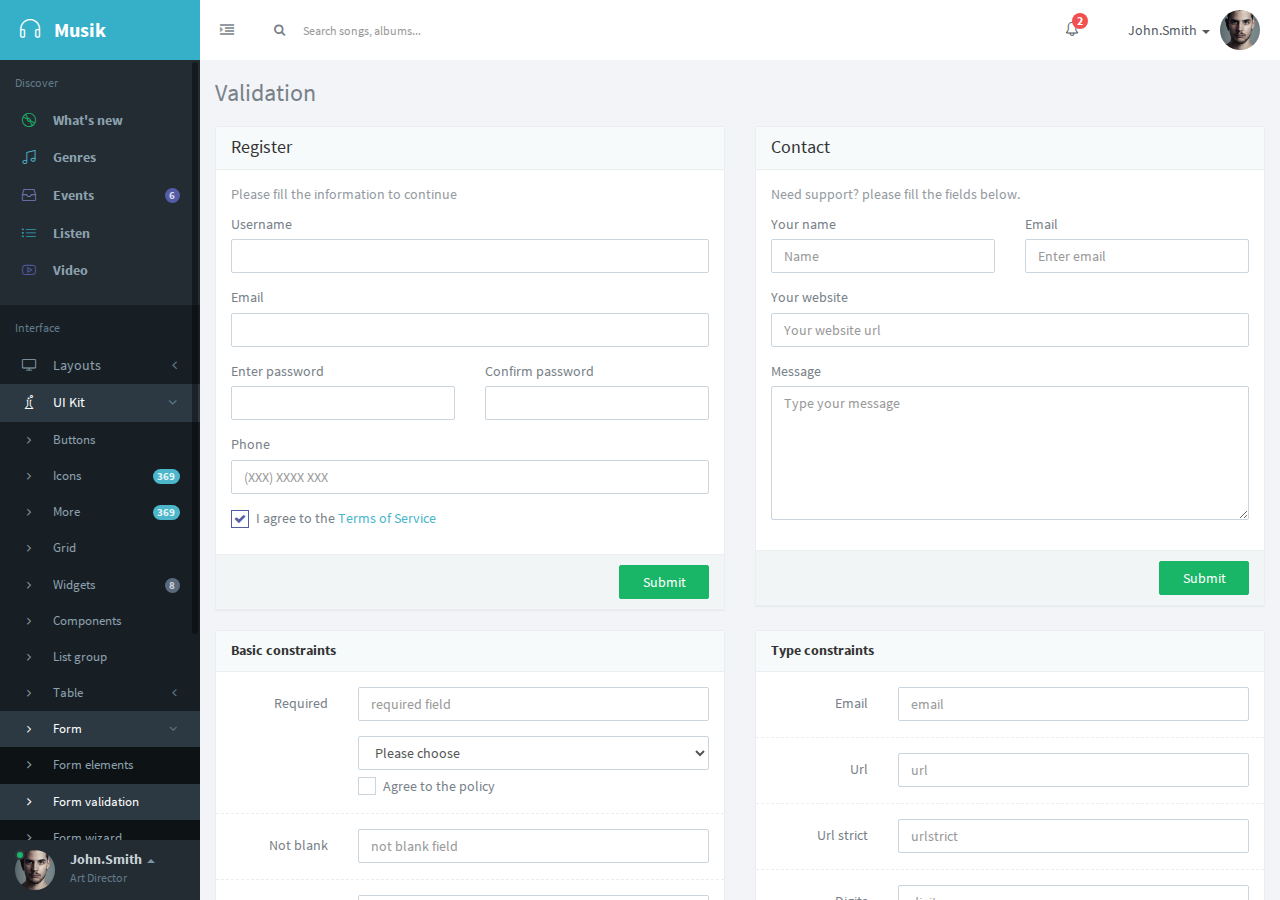
<file: src/main/webapp/nav/form-validation.html>
<!DOCTYPE html>
<html lang="en" class="app">
<head>  
  <meta charset="utf-8" />
  <title>Musik | Web Application</title>
  <meta name="description" content="app, web app, responsive, admin dashboard, admin, flat, flat ui, ui kit, off screen nav" />
  <meta name="viewport" content="width=device-width, initial-scale=1, maximum-scale=1" />
  <link rel="stylesheet" href="js/jPlayer/jplayer.flat.css" type="text/css" />
  <link rel="stylesheet" href="css/bootstrap.css" type="text/css" />
  <link rel="stylesheet" href="css/animate.css" type="text/css" />
  <link rel="stylesheet" href="css/font-awesome.min.css" type="text/css" />
  <link rel="stylesheet" href="css/simple-line-icons.css" type="text/css" />
  <link rel="stylesheet" href="css/font.css" type="text/css" />
  <link rel="stylesheet" href="css/app.css" type="text/css" />  
  
  <!--[if lt IE 9]>
    <script src="js/ie/html5shiv.js"></script>
    <script src="js/ie/respond.min.js"></script>
    <script src="js/ie/excanvas.js"></script>
  <![endif]-->
</head>
<body class="">
  <section class="vbox">
    <header class="bg-white-only header header-md navbar navbar-fixed-top-xs">
      <div class="navbar-header aside bg-info dk">
        <a class="btn btn-link visible-xs" data-toggle="class:nav-off-screen,open" data-target="#nav,html">
          <i class="icon-list"></i>
        </a>
        <a href="index.html" class="navbar-brand text-lt">
          <i class="icon-earphones"></i>
          <img src="images/logo.png" alt="." class="hide">
          <span class="hidden-nav-xs m-l-sm">Musik</span>
        </a>
        <a class="btn btn-link visible-xs" data-toggle="dropdown" data-target=".user">
          <i class="icon-settings"></i>
        </a>
      </div>      <ul class="nav navbar-nav hidden-xs">
        <li>
          <a href="#nav,.navbar-header" data-toggle="class:nav-xs,nav-xs" class="text-muted">
            <i class="fa fa-indent text"></i>
            <i class="fa fa-dedent text-active"></i>
          </a>
        </li>
      </ul>
      <form class="navbar-form navbar-left input-s-lg m-t m-l-n-xs hidden-xs" role="search">
        <div class="form-group">
          <div class="input-group">
            <span class="input-group-btn">
              <button type="submit" class="btn btn-sm bg-white btn-icon rounded"><i class="fa fa-search"></i></button>
            </span>
            <input type="text" class="form-control input-sm no-border rounded" placeholder="Search songs, albums...">
          </div>
        </div>
      </form>
      <div class="navbar-right ">
        <ul class="nav navbar-nav m-n hidden-xs nav-user user">
          <li class="hidden-xs">
            <a href="#" class="dropdown-toggle lt" data-toggle="dropdown">
              <i class="icon-bell"></i>
              <span class="badge badge-sm up bg-danger count">2</span>
            </a>
            <section class="dropdown-menu aside-xl animated fadeInUp">
              <section class="panel bg-white">
                <div class="panel-heading b-light bg-light">
                  <strong>You have <span class="count">2</span> notifications</strong>
                </div>
                <div class="list-group list-group-alt">
                  <a href="#" class="media list-group-item">
                    <span class="pull-left thumb-sm">
                      <img src="images/a0.png" alt="..." class="img-circle">
                    </span>
                    <span class="media-body block m-b-none">
                      Use awesome animate.css<br>
                      <small class="text-muted">10 minutes ago</small>
                    </span>
                  </a>
                  <a href="#" class="media list-group-item">
                    <span class="media-body block m-b-none">
                      1.0 initial released<br>
                      <small class="text-muted">1 hour ago</small>
                    </span>
                  </a>
                </div>
                <div class="panel-footer text-sm">
                  <a href="#" class="pull-right"><i class="fa fa-cog"></i></a>
                  <a href="#notes" data-toggle="class:show animated fadeInRight">See all the notifications</a>
                </div>
              </section>
            </section>
          </li>
          <li class="dropdown">
            <a href="#" class="dropdown-toggle bg clear" data-toggle="dropdown">
              <span class="thumb-sm avatar pull-right m-t-n-sm m-b-n-sm m-l-sm">
                <img src="images/a0.png" alt="...">
              </span>
              John.Smith <b class="caret"></b>
            </a>
            <ul class="dropdown-menu animated fadeInRight">            
              <li>
                <span class="arrow top"></span>
                <a href="#">Settings</a>
              </li>
              <li>
                <a href="profile.html">Profile</a>
              </li>
              <li>
                <a href="#">
                  <span class="badge bg-danger pull-right">3</span>
                  Notifications
                </a>
              </li>
              <li>
                <a href="docs.html">Help</a>
              </li>
              <li class="divider"></li>
              <li>
                <a href="modal.lockme.html" data-toggle="ajaxModal" >Logout</a>
              </li>
            </ul>
          </li>
        </ul>
      </div>      
    </header>
    <section>
      <section class="hbox stretch">
        <!-- .aside -->
        <aside class="bg-black dk aside hidden-print" id="nav">          
          <section class="vbox">
            <section class="w-f-md scrollable">
              <div class="slim-scroll" data-height="auto" data-disable-fade-out="true" data-distance="0" data-size="10px" data-railOpacity="0.2">
                


                <!-- nav -->                 
                <nav class="nav-primary hidden-xs">
                  <ul class="nav bg clearfix">
                    <li class="hidden-nav-xs padder m-t m-b-sm text-xs text-muted">
                      Discover
                    </li>
                    <li>
                      <a href="index.html">
                        <i class="icon-disc icon text-success"></i>
                        <span class="font-bold">What's new</span>
                      </a>
                    </li>
                    <li>
                      <a href="genres.html">
                        <i class="icon-music-tone-alt icon text-info"></i>
                        <span class="font-bold">Genres</span>
                      </a>
                    </li>
                    <li>
                      <a href="events.html">
                        <i class="icon-drawer icon text-primary-lter"></i>
                        <b class="badge bg-primary pull-right">6</b>
                        <span class="font-bold">Events</span>
                      </a>
                    </li>
                    <li>
                      <a href="listen.html">
                        <i class="icon-list icon  text-info-dker"></i>
                        <span class="font-bold">Listen</span>
                      </a>
                    </li>
                    <li>
                      <a href="video.html" data-target="#content" data-el="#bjax-el" data-replace="true">
                        <i class="icon-social-youtube icon  text-primary"></i>
                        <span class="font-bold">Video</span>
                      </a>
                    </li>
                    <li class="m-b hidden-nav-xs"></li>
                  </ul>
                  <ul class="nav" data-ride="collapse">
                    <li class="hidden-nav-xs padder m-t m-b-sm text-xs text-muted">
                      Interface
                    </li>
                    <li >
                      <a href="#" class="auto">
                        <span class="pull-right text-muted">
                          <i class="fa fa-angle-left text"></i>
                          <i class="fa fa-angle-down text-active"></i>
                        </span>
                        <i class="icon-screen-desktop icon">
                        </i>
                        <span>Layouts</span>
                      </a>
                      <ul class="nav dk text-sm">
                        <li >
                          <a href="layout-color.html" class="auto">                                                        
                            <i class="fa fa-angle-right text-xs"></i>

                            <span>Color option</span>
                          </a>
                        </li>
                        <li >
                          <a href="layout-boxed.html" class="auto">                                                        
                            <i class="fa fa-angle-right text-xs"></i>

                            <span>Boxed layout</span>
                          </a>
                        </li>
                        <li >
                          <a href="layout-fluid.html" class="auto">                                                        
                            <i class="fa fa-angle-right text-xs"></i>

                            <span>Fluid layout</span>
                          </a>
                        </li>
                      </ul>
                    </li>
                    <li  class="active">
                      <a href="#" class="auto">
                        <span class="pull-right text-muted">
                          <i class="fa fa-angle-left text"></i>
                          <i class="fa fa-angle-down text-active"></i>
                        </span>
                        <i class="icon-chemistry icon">
                        </i>
                        <span>UI Kit</span>
                      </a>
                      <ul class="nav dk text-sm">
                        <li >
                          <a href="buttons.html" class="auto">                                                        
                            <i class="fa fa-angle-right text-xs"></i>

                            <span>Buttons</span>
                          </a>
                        </li>
                        <li >
                          <a href="icons.html" class="auto">                            
                            <b class="badge bg-info pull-right">369</b>                                                        
                            <i class="fa fa-angle-right text-xs"></i>

                            <span>Icons</span>
                          </a>
                        </li><li >
                          <a href="http://www.weidea.net" class="auto">                            
                            <b class="badge bg-info pull-right">369</b>                                                        
                            <i class="fa fa-angle-right text-xs"></i>

                            <span>More</span>
                          </a>
                        </li>
                        <li >
                          <a href="grid.html" class="auto">                                                        
                            <i class="fa fa-angle-right text-xs"></i>

                            <span>Grid</span>
                          </a>
                        </li>
                        <li >
                          <a href="widgets.html" class="auto">                            
                            <b class="badge bg-dark pull-right">8</b>                                                        
                            <i class="fa fa-angle-right text-xs"></i>

                            <span>Widgets</span>
                          </a>
                        </li>
                        <li >
                          <a href="components.html" class="auto">                                                        
                            <i class="fa fa-angle-right text-xs"></i>

                            <span>Components</span>
                          </a>
                        </li>
                        <li >
                          <a href="list.html" class="auto">                                                        
                            <i class="fa fa-angle-right text-xs"></i>

                            <span>List group</span>
                          </a>
                        </li>
                        <li >
                          <a href="#table" class="auto">                            
                            <span class="pull-right text-muted">
                              <i class="fa fa-angle-left text"></i>
                              <i class="fa fa-angle-down text-active"></i>
                            </span>                            
                            <i class="fa fa-angle-right text-xs"></i>

                            <span>Table</span>
                          </a>
                          <ul class="nav dker">
                            <li >
                              <a href="table-static.html">
                                <i class="fa fa-angle-right"></i>
                                <span>Table static</span>
                              </a>
                            </li>
                            <li >
                              <a href="table-datatable.html">
                                <i class="fa fa-angle-right"></i>
                                <span>Datatable</span>
                              </a>
                            </li>
                          </ul>
                        </li>
                        <li  class="active">
                          <a href="#form" class="auto">                            
                            <span class="pull-right text-muted">
                              <i class="fa fa-angle-left text"></i>
                              <i class="fa fa-angle-down text-active"></i>
                            </span>                            
                            <i class="fa fa-angle-right text-xs"></i>

                            <span>Form</span>
                          </a>
                          <ul class="nav dker">
                            <li >
                              <a href="form-elements.html">
                                <i class="fa fa-angle-right"></i>
                                <span>Form elements</span>
                              </a>
                            </li>
                            <li  class="active">
                              <a href="form-validation.html">
                                <i class="fa fa-angle-right"></i>
                                <span>Form validation</span>
                              </a>
                            </li>
                            <li >
                              <a href="form-wizard.html">
                                <i class="fa fa-angle-right"></i>
                                <span>Form wizard</span>
                              </a>
                            </li>
                          </ul>
                        </li>
                        <li >
                          <a href="chart.html" class="auto">                                                        
                            <i class="fa fa-angle-right text-xs"></i>

                            <span>Chart</span>
                          </a>
                        </li>
                        <li >
                          <a href="portlet.html" class="auto">                                                        
                            <i class="fa fa-angle-right text-xs"></i>

                            <span>Portlet</span>
                          </a>
                        </li>
                        <li >
                          <a href="timeline.html" class="auto">                                                        
                            <i class="fa fa-angle-right text-xs"></i>

                            <span>Timeline</span>
                          </a>
                        </li>
                      </ul>
                    </li>
                    <li >
                      <a href="#" class="auto">
                        <span class="pull-right text-muted">
                          <i class="fa fa-angle-left text"></i>
                          <i class="fa fa-angle-down text-active"></i>
                        </span>
                        <i class="icon-grid icon">
                        </i>
                        <span>Pages</span>
                      </a>
                      <ul class="nav dk text-sm">
                        <li >
                          <a href="profile.html" class="auto">                                                        
                            <i class="fa fa-angle-right text-xs"></i>

                            <span>Profile</span>
                          </a>
                        </li>
                        <li >
                          <a href="blog.html" class="auto">                                                        
                            <i class="fa fa-angle-right text-xs"></i>

                            <span>Blog</span>
                          </a>
                        </li>
                        <li >
                          <a href="invoice.html" class="auto">                                                        
                            <i class="fa fa-angle-right text-xs"></i>

                            <span>Invoice</span>
                          </a>
                        </li>
                        <li >
                          <a href="gmap.html" class="auto">                                                        
                            <i class="fa fa-angle-right text-xs"></i>

                            <span>Google Map</span>
                          </a>
                        </li>
                        <li >
                          <a href="jvectormap.html" class="auto">                                                        
                            <i class="fa fa-angle-right text-xs"></i>

                            <span>Vector Map</span>
                          </a>
                        </li>
                        <li >
                          <a href="signin.html" class="auto">                                                        
                            <i class="fa fa-angle-right text-xs"></i>

                            <span>Signin</span>
                          </a>
                        </li>
                        <li >
                          <a href="signup.html" class="auto">                                                        
                            <i class="fa fa-angle-right text-xs"></i>

                            <span>Signup</span>
                          </a>
                        </li>
                        <li >
                          <a href="404.html" class="auto">                                                        
                            <i class="fa fa-angle-right text-xs"></i>

                            <span>404</span>
                          </a>
                        </li>
                      </ul>
                    </li>
                  </ul>
                  <ul class="nav text-sm">
                    <li class="hidden-nav-xs padder m-t m-b-sm text-xs text-muted">
                      <span class="pull-right"><a href="#"><i class="icon-plus i-lg"></i></a></span>
                      Playlist
                    </li>
                    <li>
                      <a href="#">
                        <i class="icon-music-tone icon"></i>
                        <span>Hip-Pop</span>
                      </a>
                    </li>
                    <li>
                      <a href="#">
                        <i class="icon-playlist icon text-success-lter"></i>
                        <b class="badge bg-success dker pull-right">9</b>
                        <span>Jazz</span>
                      </a>
                    </li>
                  </ul>
                </nav>
                <!-- / nav -->
              </div>
            </section>
            
            <footer class="footer hidden-xs no-padder text-center-nav-xs">
              <div class="bg hidden-xs ">
                  <div class="dropdown dropup wrapper-sm clearfix">
                    <a href="#" class="dropdown-toggle" data-toggle="dropdown">
                      <span class="thumb-sm avatar pull-left m-l-xs">                        
                        <img src="images/a3.png" class="dker" alt="...">
                        <i class="on b-black"></i>
                      </span>
                      <span class="hidden-nav-xs clear">
                        <span class="block m-l">
                          <strong class="font-bold text-lt">John.Smith</strong> 
                          <b class="caret"></b>
                        </span>
                        <span class="text-muted text-xs block m-l">Art Director</span>
                      </span>
                    </a>
                    <ul class="dropdown-menu animated fadeInRight aside text-left">                      
                      <li>
                        <span class="arrow bottom hidden-nav-xs"></span>
                        <a href="#">Settings</a>
                      </li>
                      <li>
                        <a href="profile.html">Profile</a>
                      </li>
                      <li>
                        <a href="#">
                          <span class="badge bg-danger pull-right">3</span>
                          Notifications
                        </a>
                      </li>
                      <li>
                        <a href="docs.html">Help</a>
                      </li>
                      <li class="divider"></li>
                      <li>
                        <a href="modal.lockme.html" data-toggle="ajaxModal" >Logout</a>
                      </li>
                    </ul>
                  </div>
                </div>            </footer>
          </section>
        </aside>
        <!-- /.aside -->
        <section id="content">
          <section class="vbox">
            <section class="scrollable padder">
              <div class="m-b-md">
                <h3 class="m-b-none">Validation</h3>
              </div>
              <div class="row">
                <div class="col-sm-6">
                  <form data-validate="parsley">
                    <section class="panel panel-default">
                      <header class="panel-heading">
                        <span class="h4">Register</span>
                      </header>
                      <div class="panel-body">
                        <p class="text-muted">Please fill the information to continue</p>
                        <div class="form-group">
                          <label>Username</label>
                          <input type="text" class="form-control" data-required="true">                        
                        </div>
                        <div class="form-group">
                          <label>Email</label>
                          <input type="text" class="form-control" data-type="email" data-required="true">                        
                        </div>
                        <div class="form-group pull-in clearfix">
                          <div class="col-sm-6">
                            <label>Enter password</label>
                            <input type="password" class="form-control" data-required="true" id="pwd">   
                          </div>
                          <div class="col-sm-6">
                            <label>Confirm password</label>
                            <input type="password" class="form-control" data-equalto="#pwd" data-required="true">      
                          </div>   
                        </div>
                        <div class="form-group">
                          <label>Phone</label>
                          <input type="text" class="form-control" data-type="phone" placeholder="(XXX) XXXX XXX" data-required="true">
                        </div>
                        <div class="checkbox i-checks">
                          <label>
                            <input type="checkbox" name="check" checked data-required="true"><i></i> I agree to the <a href="#" class="text-info">Terms of Service</a>
                          </label>
                        </div>
                      </div>
                      <footer class="panel-footer text-right bg-light lter">
                        <button type="submit" class="btn btn-success btn-s-xs">Submit</button>
                      </footer>
                    </section>
                  </form>
                </div>
                <div class="col-sm-6">
                  <form data-validate="parsley">
                    <section class="panel panel-default">
                      <header class="panel-heading">
                        <span class="h4">Contact</span>
                      </header>
                      <div class="panel-body">
                        <p class="text-muted">Need support? please fill the fields below.</p>                        
                          <div class="form-group pull-in clearfix">
                            <div class="col-sm-6">
                              <label>Your name</label>
                              <input type="text" class="form-control" placeholder="Name" data-required="true">
                            </div>
                            <div class="col-sm-6">
                              <label>Email</label>
                              <input type="email" class="form-control" placeholder="Enter email" data-required="true">
                            </div>
                          </div>
                          <div class="form-group">
                            <label>Your website</label>
                            <input type="text" data-type="url"  data-required="true" class="form-control" placeholder="Your website url">
                          </div>
                          <div class="form-group">
                            <label>Message</label>
                            <textarea class="form-control" rows="6" data-minwords="6" data-required="true" placeholder="Type your message"></textarea>
                          </div>
                      </div>
                      <footer class="panel-footer text-right bg-light lter">
                        <button type="submit" class="btn btn-success btn-s-xs">Submit</button>
                      </footer>
                    </section>
                  </form>
                </div>
              </div>
              <div class="row">
                <div class="col-sm-6">
                  <form class="form-horizontal" data-validate="parsley">
                    <section class="panel panel-default">
                      <header class="panel-heading">
                        <strong>Basic constraints</strong>
                      </header>
                      <div class="panel-body">                    
                        <div class="form-group">
                          <label class="col-sm-3 control-label">Required</label>
                          <div class="col-sm-9">
                            <input type="text" class="form-control" data-required="true" placeholder="required field">
                            <select data-required="true" class="form-control m-t">
                                <option value="">Please choose</option>
                                <option value="foo">Foo</option>
                                <option value="bar">Bar</option>
                            </select>
                            <label class="checkbox i-checks">
                              <input type="checkbox" name="inlineCheckbox1" value="option1" data-required="true" data-error-message="You must agree to the site policy."><i></i> Agree to the policy
                            </label>
                          </div>
                        </div>
                        <div class="line line-dashed b-b line-lg pull-in"></div>
                        <div class="form-group">
                          <label class="col-sm-3 control-label">Not blank</label>
                          <div class="col-sm-9">
                            <input type="text" data-notblank="true" class="form-control" placeholder="not blank field">
                          </div>
                        </div>
                        <div class="line line-dashed b-b line-lg pull-in"></div>
                        <div class="form-group">
                          <label class="col-sm-3 control-label">Min Length</label>
                          <div class="col-sm-9">
                            <input type="text" data-minlength="6" class="form-control" placeholder="minlength = 6">
                          </div>
                        </div>
                        <div class="line line-dashed b-b line-lg pull-in"></div>
                        <div class="form-group">
                          <label class="col-sm-3 control-label">Max Length</label>
                          <div class="col-sm-9">
                            <input type="text" data-maxlength="6" class="form-control" placeholder="maxlength = 6">
                          </div>
                        </div>
                        <div class="line line-dashed b-b line-lg pull-in"></div>
                        <div class="form-group">
                          <label class="col-sm-3 control-label">Range Length</label>
                          <div class="col-sm-9">
                            <input type="text" data-rangelength="[5,10]" class="form-control" placeholder="data-rangelength = [5,10]">
                          </div>
                        </div>
                        <div class="line line-dashed b-b line-lg pull-in"></div>
                        <div class="form-group">
                          <label class="col-sm-3 control-label">Min</label>
                          <div class="col-sm-9">
                            <input type="text" data-min="6" class="form-control" placeholder="min = 6">
                          </div>
                        </div>
                        <div class="line line-dashed b-b line-lg pull-in"></div>
                        <div class="form-group">
                          <label class="col-sm-3 control-label">Max</label>
                          <div class="col-sm-9">
                            <input type="text" data-max="100" class="form-control" placeholder="max = 100">
                          </div>
                        </div>
                        <div class="line line-dashed b-b line-lg pull-in"></div>
                        <div class="form-group">
                          <label class="col-sm-3 control-label">Range</label>
                          <div class="col-sm-9">
                            <input type="text" data-range="[6, 100]" class="form-control" placeholder="data-range = [6, 100]">
                          </div>
                        </div>
                        <div class="line line-dashed b-b line-lg pull-in"></div>
                        <div class="form-group">
                          <label class="col-sm-3 control-label">RegExp</label>
                          <div class="col-sm-9">
                            <input type="text" data-regexp="#[A-Fa-f0-9]{6}" class="form-control" placeholder="hexa color code">
                          </div>
                        </div>
                        <div class="line line-dashed b-b line-lg pull-in"></div>
                        <div class="form-group">
                          <label class="col-sm-3 control-label">Equal To</label>
                          <div class="col-sm-9">
                            <div class="row">
                              <div class="col-sm-6"><input type="text" value="foo" id="foo" class="form-control"></div>
                              <div class="col-sm-6"><input type="text" data-equalto="#foo" placeholder="equal to foo" class="form-control"></div>
                            </div>                            
                          </div>
                        </div>
                      </div>
                      <footer class="panel-footer text-right bg-light lter">
                        <button type="submit" class="btn btn-success btn-s-xs">Submit</button>
                      </footer>
                    </section>
                  </form>
                </div>
                <div class="col-sm-6">
                  <form class="form-horizontal" data-validate="parsley">
                    <section class="panel panel-default">
                      <header class="panel-heading">
                        <strong>Type constraints</strong>
                      </header>
                      <div class="panel-body">                    
                        <div class="form-group">
                          <label class="col-sm-3 control-label">Email</label>
                          <div class="col-sm-9">
                            <input type="text" class="form-control" data-type="email" data-required="true" placeholder="email">    
                          </div>
                        </div>
                        <div class="line line-dashed b-b line-lg pull-in"></div>
                        <div class="form-group">
                          <label class="col-sm-3 control-label">Url</label>
                          <div class="col-sm-9">
                            <input type="text" data-type="url" class="form-control" placeholder="url">
                          </div>
                        </div>
                        <div class="line line-dashed b-b line-lg pull-in"></div>
                        <div class="form-group">
                          <label class="col-sm-3 control-label">Url strict</label>
                          <div class="col-sm-9">
                            <input type="text" data-type="urlstrict" class="form-control" placeholder="urlstrict">
                          </div>
                        </div>
                        <div class="line line-dashed b-b line-lg pull-in"></div>
                        <div class="form-group">
                          <label class="col-sm-3 control-label">Digits</label>
                          <div class="col-sm-9">
                            <input type="text" data-type="digits" class="form-control" placeholder="digits">
                          </div>
                        </div>
                        <div class="line line-dashed b-b line-lg pull-in"></div>
                        <div class="form-group">
                          <label class="col-sm-3 control-label">Number</label>
                          <div class="col-sm-9">
                            <input type="text" data-type="number" class="form-control" placeholder="number">
                          </div>
                        </div>
                        <div class="line line-dashed b-b line-lg pull-in"></div>
                        <div class="form-group">
                          <label class="col-sm-3 control-label">Alphanum</label>
                          <div class="col-sm-9">
                            <input type="text" data-type="alphanum" class="form-control" placeholder="alphanumeric string">
                          </div>
                        </div>
                        <div class="line line-dashed b-b line-lg pull-in"></div>
                        <div class="form-group">
                          <label class="col-sm-3 control-label">Date Iso</label>
                          <div class="col-sm-9">
                            <input type="text" data-type="dateIso" class="form-control" placeholder="YYYY-MM-DD">
                          </div>
                        </div>
                        <div class="line line-dashed b-b line-lg pull-in"></div>
                        <div class="form-group">
                          <label class="col-sm-3 control-label">Phone</label>
                          <div class="col-sm-9">
                            <input type="text" data-type="phone" class="form-control" placeholder="(XXX) XXXX XXX">
                          </div>
                        </div>
                        <div class="line line-dashed b-b line-lg pull-in"></div>
                        <div class="form-group">
                          <label class="col-sm-3 control-label">Min Words</label>
                          <div class="col-sm-9">
                            <input type="text" data-minwords="6" class="form-control" placeholder="min 6 words">
                          </div>
                        </div>
                        <div class="line line-dashed b-b line-lg pull-in"></div>
                        <div class="form-group">
                          <label class="col-sm-3 control-label">Max Words</label>
                          <div class="col-sm-9">
                            <input type="text" data-maxwords="6" class="form-control" placeholder="max 6 words">                         
                          </div>
                        </div>
                        <div class="line line-dashed b-b line-lg pull-in"></div>
                        <div class="form-group">
                          <label class="col-sm-3 control-label">Range Words</label>
                          <div class="col-sm-9">
                            <input type="text" data-rangewords="[6,10]" class="form-control" placeholder="min 6 words & max 10 words">
                          </div>
                        </div>
                      </div>
                      <footer class="panel-footer text-right bg-light lter">
                        <button type="submit" class="btn btn-success btn-s-xs">Submit</button>
                      </footer>
                    </section>
                  </form>
                </div>
              </div>
            </section>
          </section>
          <a href="#" class="hide nav-off-screen-block" data-toggle="class:nav-off-screen,open" data-target="#nav,html"></a>
        </section>
      </section>
    </section>    
  </section>
  <script src="js/jquery.min.js"></script>
  <!-- Bootstrap -->
  <script src="js/bootstrap.js"></script>
  <!-- App -->
  <script src="js/app.js"></script>  
  <script src="js/slimscroll/jquery.slimscroll.min.js"></script>
  <!-- parsley -->
<script src="js/parsley/parsley.min.js"></script>
<script src="js/parsley/parsley.extend.js"></script>
  <script src="js/app.plugin.js"></script>
  <script type="text/javascript" src="js/jPlayer/jquery.jplayer.min.js"></script>
  <script type="text/javascript" src="js/jPlayer/add-on/jplayer.playlist.min.js"></script>
  <script type="text/javascript" src="js/jPlayer/demo.js"></script>

</body>
</html>
</file>
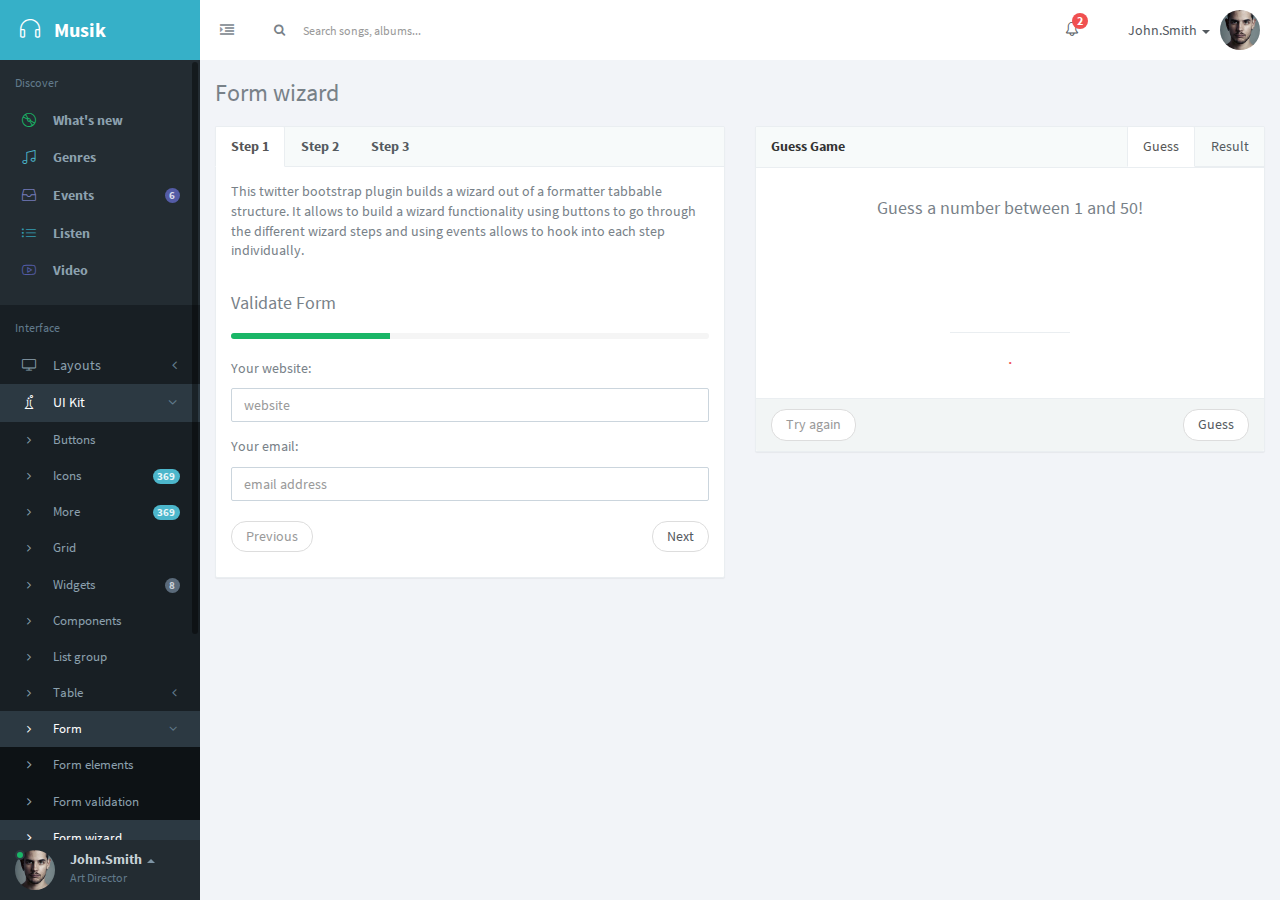
<file: src/main/webapp/nav/form-wizard.html>
<!DOCTYPE html>
<html lang="en" class="app">
<head>  
  <meta charset="utf-8" />
  <title>Musik | Web Application</title>
  <meta name="description" content="app, web app, responsive, admin dashboard, admin, flat, flat ui, ui kit, off screen nav" />
  <meta name="viewport" content="width=device-width, initial-scale=1, maximum-scale=1" />
  <link rel="stylesheet" href="js/jPlayer/jplayer.flat.css" type="text/css" />
  <link rel="stylesheet" href="css/bootstrap.css" type="text/css" />
  <link rel="stylesheet" href="css/animate.css" type="text/css" />
  <link rel="stylesheet" href="css/font-awesome.min.css" type="text/css" />
  <link rel="stylesheet" href="css/simple-line-icons.css" type="text/css" />
  <link rel="stylesheet" href="css/font.css" type="text/css" />
  <link rel="stylesheet" href="css/app.css" type="text/css" />  
    <!--[if lt IE 9]>
    <script src="js/ie/html5shiv.js"></script>
    <script src="js/ie/respond.min.js"></script>
    <script src="js/ie/excanvas.js"></script>
  <![endif]-->
</head>
<body class="">
  <section class="vbox">
    <header class="bg-white-only header header-md navbar navbar-fixed-top-xs">
      <div class="navbar-header aside bg-info dk">
        <a class="btn btn-link visible-xs" data-toggle="class:nav-off-screen,open" data-target="#nav,html">
          <i class="icon-list"></i>
        </a>
        <a href="index.html" class="navbar-brand text-lt">
          <i class="icon-earphones"></i>
          <img src="images/logo.png" alt="." class="hide">
          <span class="hidden-nav-xs m-l-sm">Musik</span>
        </a>
        <a class="btn btn-link visible-xs" data-toggle="dropdown" data-target=".user">
          <i class="icon-settings"></i>
        </a>
      </div>      <ul class="nav navbar-nav hidden-xs">
        <li>
          <a href="#nav,.navbar-header" data-toggle="class:nav-xs,nav-xs" class="text-muted">
            <i class="fa fa-indent text"></i>
            <i class="fa fa-dedent text-active"></i>
          </a>
        </li>
      </ul>
      <form class="navbar-form navbar-left input-s-lg m-t m-l-n-xs hidden-xs" role="search">
        <div class="form-group">
          <div class="input-group">
            <span class="input-group-btn">
              <button type="submit" class="btn btn-sm bg-white btn-icon rounded"><i class="fa fa-search"></i></button>
            </span>
            <input type="text" class="form-control input-sm no-border rounded" placeholder="Search songs, albums...">
          </div>
        </div>
      </form>
      <div class="navbar-right ">
        <ul class="nav navbar-nav m-n hidden-xs nav-user user">
          <li class="hidden-xs">
            <a href="#" class="dropdown-toggle lt" data-toggle="dropdown">
              <i class="icon-bell"></i>
              <span class="badge badge-sm up bg-danger count">2</span>
            </a>
            <section class="dropdown-menu aside-xl animated fadeInUp">
              <section class="panel bg-white">
                <div class="panel-heading b-light bg-light">
                  <strong>You have <span class="count">2</span> notifications</strong>
                </div>
                <div class="list-group list-group-alt">
                  <a href="#" class="media list-group-item">
                    <span class="pull-left thumb-sm">
                      <img src="images/a0.png" alt="..." class="img-circle">
                    </span>
                    <span class="media-body block m-b-none">
                      Use awesome animate.css<br>
                      <small class="text-muted">10 minutes ago</small>
                    </span>
                  </a>
                  <a href="#" class="media list-group-item">
                    <span class="media-body block m-b-none">
                      1.0 initial released<br>
                      <small class="text-muted">1 hour ago</small>
                    </span>
                  </a>
                </div>
                <div class="panel-footer text-sm">
                  <a href="#" class="pull-right"><i class="fa fa-cog"></i></a>
                  <a href="#notes" data-toggle="class:show animated fadeInRight">See all the notifications</a>
                </div>
              </section>
            </section>
          </li>
          <li class="dropdown">
            <a href="#" class="dropdown-toggle bg clear" data-toggle="dropdown">
              <span class="thumb-sm avatar pull-right m-t-n-sm m-b-n-sm m-l-sm">
                <img src="images/a0.png" alt="...">
              </span>
              John.Smith <b class="caret"></b>
            </a>
            <ul class="dropdown-menu animated fadeInRight">            
              <li>
                <span class="arrow top"></span>
                <a href="#">Settings</a>
              </li>
              <li>
                <a href="profile.html">Profile</a>
              </li>
              <li>
                <a href="#">
                  <span class="badge bg-danger pull-right">3</span>
                  Notifications
                </a>
              </li>
              <li>
                <a href="docs.html">Help</a>
              </li>
              <li class="divider"></li>
              <li>
                <a href="modal.lockme.html" data-toggle="ajaxModal" >Logout</a>
              </li>
            </ul>
          </li>
        </ul>
      </div>      
    </header>
    <section>
      <section class="hbox stretch">
        <!-- .aside -->
        <aside class="bg-black dk aside hidden-print" id="nav">          
          <section class="vbox">
            <section class="w-f-md scrollable">
              <div class="slim-scroll" data-height="auto" data-disable-fade-out="true" data-distance="0" data-size="10px" data-railOpacity="0.2">
                


                <!-- nav -->                 
                <nav class="nav-primary hidden-xs">
                  <ul class="nav bg clearfix">
                    <li class="hidden-nav-xs padder m-t m-b-sm text-xs text-muted">
                      Discover
                    </li>
                    <li>
                      <a href="index.html">
                        <i class="icon-disc icon text-success"></i>
                        <span class="font-bold">What's new</span>
                      </a>
                    </li>
                    <li>
                      <a href="genres.html">
                        <i class="icon-music-tone-alt icon text-info"></i>
                        <span class="font-bold">Genres</span>
                      </a>
                    </li>
                    <li>
                      <a href="events.html">
                        <i class="icon-drawer icon text-primary-lter"></i>
                        <b class="badge bg-primary pull-right">6</b>
                        <span class="font-bold">Events</span>
                      </a>
                    </li>
                    <li>
                      <a href="listen.html">
                        <i class="icon-list icon  text-info-dker"></i>
                        <span class="font-bold">Listen</span>
                      </a>
                    </li>
                    <li>
                      <a href="video.html" data-target="#content" data-el="#bjax-el" data-replace="true">
                        <i class="icon-social-youtube icon  text-primary"></i>
                        <span class="font-bold">Video</span>
                      </a>
                    </li>
                    <li class="m-b hidden-nav-xs"></li>
                  </ul>
                  <ul class="nav" data-ride="collapse">
                    <li class="hidden-nav-xs padder m-t m-b-sm text-xs text-muted">
                      Interface
                    </li>
                    <li >
                      <a href="#" class="auto">
                        <span class="pull-right text-muted">
                          <i class="fa fa-angle-left text"></i>
                          <i class="fa fa-angle-down text-active"></i>
                        </span>
                        <i class="icon-screen-desktop icon">
                        </i>
                        <span>Layouts</span>
                      </a>
                      <ul class="nav dk text-sm">
                        <li >
                          <a href="layout-color.html" class="auto">                                                        
                            <i class="fa fa-angle-right text-xs"></i>

                            <span>Color option</span>
                          </a>
                        </li>
                        <li >
                          <a href="layout-boxed.html" class="auto">                                                        
                            <i class="fa fa-angle-right text-xs"></i>

                            <span>Boxed layout</span>
                          </a>
                        </li>
                        <li >
                          <a href="layout-fluid.html" class="auto">                                                        
                            <i class="fa fa-angle-right text-xs"></i>

                            <span>Fluid layout</span>
                          </a>
                        </li>
                      </ul>
                    </li>
                    <li  class="active">
                      <a href="#" class="auto">
                        <span class="pull-right text-muted">
                          <i class="fa fa-angle-left text"></i>
                          <i class="fa fa-angle-down text-active"></i>
                        </span>
                        <i class="icon-chemistry icon">
                        </i>
                        <span>UI Kit</span>
                      </a>
                      <ul class="nav dk text-sm">
                        <li >
                          <a href="buttons.html" class="auto">                                                        
                            <i class="fa fa-angle-right text-xs"></i>

                            <span>Buttons</span>
                          </a>
                        </li>
                        <li >
                          <a href="icons.html" class="auto">                            
                            <b class="badge bg-info pull-right">369</b>                                                        
                            <i class="fa fa-angle-right text-xs"></i>

                            <span>Icons</span>
                          </a>
                        </li><li >
                          <a href="http://www.weidea.net" class="auto">                            
                            <b class="badge bg-info pull-right">369</b>                                                        
                            <i class="fa fa-angle-right text-xs"></i>

                            <span>More</span>
                          </a>
                        </li>
                        <li >
                          <a href="grid.html" class="auto">                                                        
                            <i class="fa fa-angle-right text-xs"></i>

                            <span>Grid</span>
                          </a>
                        </li>
                        <li >
                          <a href="widgets.html" class="auto">                            
                            <b class="badge bg-dark pull-right">8</b>                                                        
                            <i class="fa fa-angle-right text-xs"></i>

                            <span>Widgets</span>
                          </a>
                        </li>
                        <li >
                          <a href="components.html" class="auto">                                                        
                            <i class="fa fa-angle-right text-xs"></i>

                            <span>Components</span>
                          </a>
                        </li>
                        <li >
                          <a href="list.html" class="auto">                                                        
                            <i class="fa fa-angle-right text-xs"></i>

                            <span>List group</span>
                          </a>
                        </li>
                        <li >
                          <a href="#table" class="auto">                            
                            <span class="pull-right text-muted">
                              <i class="fa fa-angle-left text"></i>
                              <i class="fa fa-angle-down text-active"></i>
                            </span>                            
                            <i class="fa fa-angle-right text-xs"></i>

                            <span>Table</span>
                          </a>
                          <ul class="nav dker">
                            <li >
                              <a href="table-static.html">
                                <i class="fa fa-angle-right"></i>
                                <span>Table static</span>
                              </a>
                            </li>
                            <li >
                              <a href="table-datatable.html">
                                <i class="fa fa-angle-right"></i>
                                <span>Datatable</span>
                              </a>
                            </li>
                          </ul>
                        </li>
                        <li  class="active">
                          <a href="#form" class="auto">                            
                            <span class="pull-right text-muted">
                              <i class="fa fa-angle-left text"></i>
                              <i class="fa fa-angle-down text-active"></i>
                            </span>                            
                            <i class="fa fa-angle-right text-xs"></i>

                            <span>Form</span>
                          </a>
                          <ul class="nav dker">
                            <li >
                              <a href="form-elements.html">
                                <i class="fa fa-angle-right"></i>
                                <span>Form elements</span>
                              </a>
                            </li>
                            <li >
                              <a href="form-validation.html">
                                <i class="fa fa-angle-right"></i>
                                <span>Form validation</span>
                              </a>
                            </li>
                            <li  class="active">
                              <a href="form-wizard.html">
                                <i class="fa fa-angle-right"></i>
                                <span>Form wizard</span>
                              </a>
                            </li>
                          </ul>
                        </li>
                        <li >
                          <a href="chart.html" class="auto">                                                        
                            <i class="fa fa-angle-right text-xs"></i>

                            <span>Chart</span>
                          </a>
                        </li>
                        <li >
                          <a href="portlet.html" class="auto">                                                        
                            <i class="fa fa-angle-right text-xs"></i>

                            <span>Portlet</span>
                          </a>
                        </li>
                        <li >
                          <a href="timeline.html" class="auto">                                                        
                            <i class="fa fa-angle-right text-xs"></i>

                            <span>Timeline</span>
                          </a>
                        </li>
                      </ul>
                    </li>
                    <li >
                      <a href="#" class="auto">
                        <span class="pull-right text-muted">
                          <i class="fa fa-angle-left text"></i>
                          <i class="fa fa-angle-down text-active"></i>
                        </span>
                        <i class="icon-grid icon">
                        </i>
                        <span>Pages</span>
                      </a>
                      <ul class="nav dk text-sm">
                        <li >
                          <a href="profile.html" class="auto">                                                        
                            <i class="fa fa-angle-right text-xs"></i>

                            <span>Profile</span>
                          </a>
                        </li>
                        <li >
                          <a href="blog.html" class="auto">                                                        
                            <i class="fa fa-angle-right text-xs"></i>

                            <span>Blog</span>
                          </a>
                        </li>
                        <li >
                          <a href="invoice.html" class="auto">                                                        
                            <i class="fa fa-angle-right text-xs"></i>

                            <span>Invoice</span>
                          </a>
                        </li>
                        <li >
                          <a href="gmap.html" class="auto">                                                        
                            <i class="fa fa-angle-right text-xs"></i>

                            <span>Google Map</span>
                          </a>
                        </li>
                        <li >
                          <a href="jvectormap.html" class="auto">                                                        
                            <i class="fa fa-angle-right text-xs"></i>

                            <span>Vector Map</span>
                          </a>
                        </li>
                        <li >
                          <a href="signin.html" class="auto">                                                        
                            <i class="fa fa-angle-right text-xs"></i>

                            <span>Signin</span>
                          </a>
                        </li>
                        <li >
                          <a href="signup.html" class="auto">                                                        
                            <i class="fa fa-angle-right text-xs"></i>

                            <span>Signup</span>
                          </a>
                        </li>
                        <li >
                          <a href="404.html" class="auto">                                                        
                            <i class="fa fa-angle-right text-xs"></i>

                            <span>404</span>
                          </a>
                        </li>
                      </ul>
                    </li>
                  </ul>
                  <ul class="nav text-sm">
                    <li class="hidden-nav-xs padder m-t m-b-sm text-xs text-muted">
                      <span class="pull-right"><a href="#"><i class="icon-plus i-lg"></i></a></span>
                      Playlist
                    </li>
                    <li>
                      <a href="#">
                        <i class="icon-music-tone icon"></i>
                        <span>Hip-Pop</span>
                      </a>
                    </li>
                    <li>
                      <a href="#">
                        <i class="icon-playlist icon text-success-lter"></i>
                        <b class="badge bg-success dker pull-right">9</b>
                        <span>Jazz</span>
                      </a>
                    </li>
                  </ul>
                </nav>
                <!-- / nav -->
              </div>
            </section>
            
            <footer class="footer hidden-xs no-padder text-center-nav-xs">
              <div class="bg hidden-xs ">
                  <div class="dropdown dropup wrapper-sm clearfix">
                    <a href="#" class="dropdown-toggle" data-toggle="dropdown">
                      <span class="thumb-sm avatar pull-left m-l-xs">                        
                        <img src="images/a3.png" class="dker" alt="...">
                        <i class="on b-black"></i>
                      </span>
                      <span class="hidden-nav-xs clear">
                        <span class="block m-l">
                          <strong class="font-bold text-lt">John.Smith</strong> 
                          <b class="caret"></b>
                        </span>
                        <span class="text-muted text-xs block m-l">Art Director</span>
                      </span>
                    </a>
                    <ul class="dropdown-menu animated fadeInRight aside text-left">                      
                      <li>
                        <span class="arrow bottom hidden-nav-xs"></span>
                        <a href="#">Settings</a>
                      </li>
                      <li>
                        <a href="profile.html">Profile</a>
                      </li>
                      <li>
                        <a href="#">
                          <span class="badge bg-danger pull-right">3</span>
                          Notifications
                        </a>
                      </li>
                      <li>
                        <a href="docs.html">Help</a>
                      </li>
                      <li class="divider"></li>
                      <li>
                        <a href="modal.lockme.html" data-toggle="ajaxModal" >Logout</a>
                      </li>
                    </ul>
                  </div>
                </div>            </footer>
          </section>
        </aside>
        <!-- /.aside -->
        <section id="content">
          <section class="vbox">
            <section class="scrollable padder">
              <div class="m-b-md">
                <h3 class="m-b-none">Form wizard</h3>
              </div>
              <div class="row">
                <div class="col-sm-6">
                  <form id="wizardform" method="get" action="index.html">
                    <div class="panel panel-default">
                      <div class="panel-heading">
                        <ul class="nav nav-tabs font-bold">
                          <li><a href="#step1" data-toggle="tab">Step 1</a></li>
                          <li><a href="#step2" data-toggle="tab">Step 2</a></li>
                          <li><a href="#step3" data-toggle="tab">Step 3</a></li>
                        </ul>
                      </div>
                      <div class="panel-body">
                        <p>This twitter bootstrap plugin builds a wizard out of a formatter tabbable structure. It allows to build a wizard functionality using buttons to go through the different wizard steps and using events allows to hook into each step individually.</p>
                        <div class="line line-lg"></div>
                        <h4>Validate Form</h4>
                        <div class="progress progress-xs m-t-md">
                          <div class="progress-bar bg-success"></div>
                        </div>
                        <div class="tab-content">
                          <div class="tab-pane" id="step1">                            
                            <p>Your website:</p>
                            <input type="text" class="form-control" data-trigger="change" data-required="true" data-type="url" placeholder="website">
                            <p class="m-t">Your email:</p>
                            <input type="text" class="form-control" data-trigger="change" data-required="true" data-type="email" placeholder="email address">
                          </div>
                          <div class="tab-pane" id="step2">
                            <p>Your email:</p>
                            <input type="text" class="form-control" data-trigger="change" data-required="true" data-type="email" placeholder="email address">
                          </div>
                          <div class="tab-pane" id="step3">This is step 3</div>
                          <ul class="pager wizard m-b-sm">
                            <li class="previous first" style="display:none;"><a href="#">First</a></li>
                            <li class="previous"><a href="#">Previous</a></li>
                            <li class="next last" style="display:none;"><a href="#">Last</a></li>
                            <li class="next"><a href="#">Next</a></li>
                          </ul>
                        </div>
                      </div>
                    </div>
                  </form>
                </div>
                <div class="col-sm-6">
                  <form id="guessform">
                    <section class="panel panel-default">
                      <header class="panel-heading">
                        <ul class="nav nav-tabs pull-right">
                          <li><a href="#tab1" data-toggle="tab">Guess</a></li>
                          <li><a href="#tab2" data-toggle="tab">Result</a></li>
                        </ul>
                        <span class="font-bold">Guess Game</span>
                      </header>
                      <div class="panel-body">
                        <div class="tab-content">
                          <div class="tab-pane text-center" id="tab1">
                            <p class="text-center h4 m-t m-b">Guess a number between 1 and 50!</p>
                            <input type="text" class="no-border b-b input-s-sm h1 inline text-center text-success wrapper-lg" id="gn">
                            <p class="text-center h4 m-t m-b text-danger" id="gi">.</p>
                          </div>
                          <div class="tab-pane text-center wrapper-xl" id="tab2">
                            <h1 class="text-danger m-b-xl" id="answer"></h1>
                            <h2 class="text-success m-b-xl">Correct!!</h2>
                            <p class="h4">You guess <span id="count"></span> time(s), [<span id="num"></span> ]</p>
                          </div>
                        </div>
                      </div>
                      <footer class="panel-footer text-right bg-light lter">
                        <ul class="pager wizard m-n">
                          <li class="previous"><a href="#">Try again</a></li>
                          <li class="next"><a href="#">Guess</a></li>
                        </ul>
                      </footer>
                    </section>
                  </form>
                </div>
              </div>              
            </section>
          </section>
          <a href="#" class="hide nav-off-screen-block" data-toggle="class:nav-off-screen,open" data-target="#nav,html"></a>
        </section>
      </section>
    </section>    
  </section>
  <script src="js/jquery.min.js"></script>
  <!-- Bootstrap -->
  <script src="js/bootstrap.js"></script>
  <!-- App -->
  <script src="js/app.js"></script>  
  <script src="js/slimscroll/jquery.slimscroll.min.js"></script>
  <script src="js/parsley/parsley.min.js"></script>
<script src="js/wizard/jquery.bootstrap.wizard.js"></script>
<script src="js/wizard/demo.js"></script>
  <script src="js/app.plugin.js"></script>
  <script type="text/javascript" src="js/jPlayer/jquery.jplayer.min.js"></script>
  <script type="text/javascript" src="js/jPlayer/add-on/jplayer.playlist.min.js"></script>
  <script type="text/javascript" src="js/jPlayer/demo.js"></script>

</body>
</html>
</file>
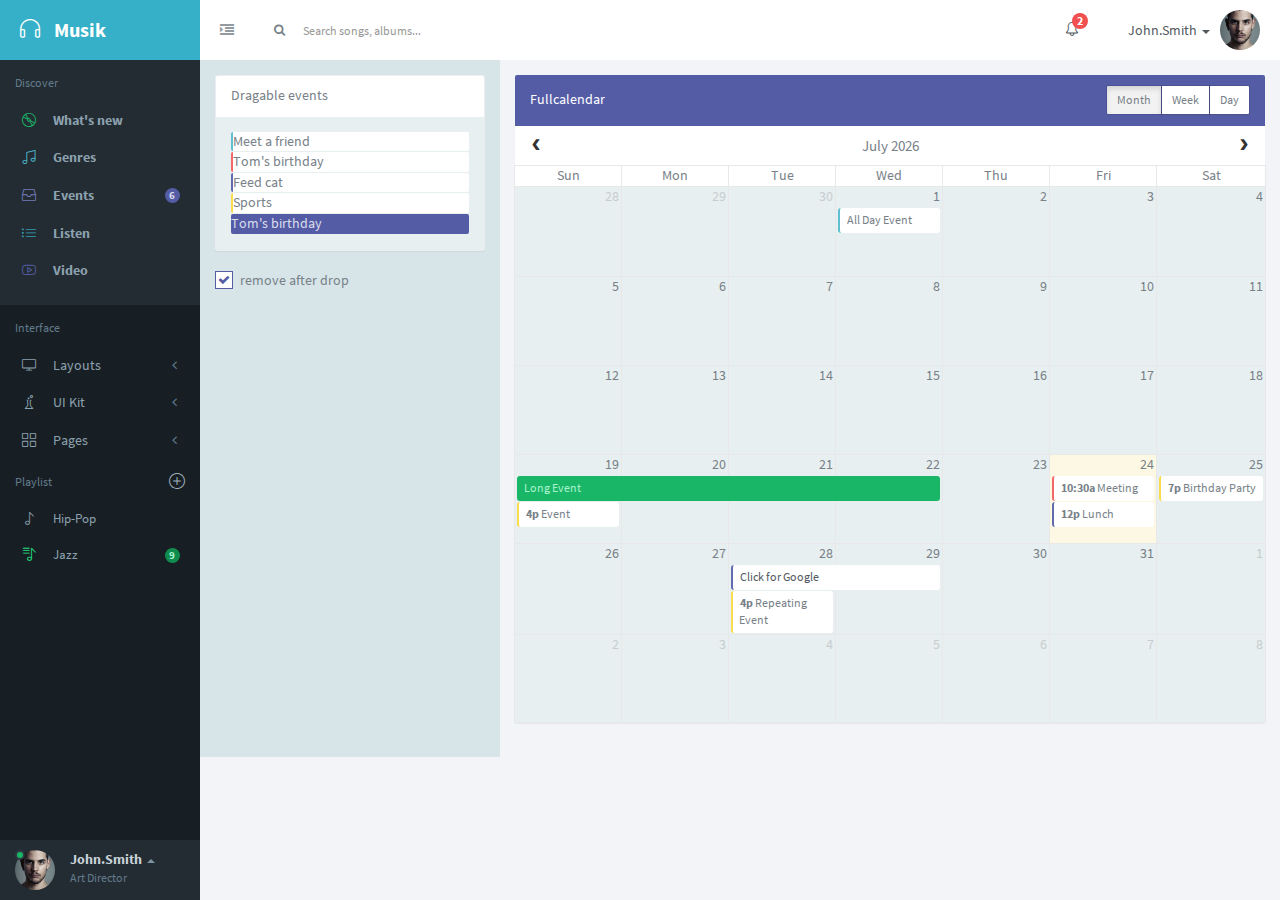
<file: src/main/webapp/nav/fullcalendar.html>
<!DOCTYPE html>
<html lang="en" class="app">
<head>  
  <meta charset="utf-8" />
  <title>Musik | Web Application</title>
  <meta name="description" content="app, web app, responsive, admin dashboard, admin, flat, flat ui, ui kit, off screen nav" />
  <meta name="viewport" content="width=device-width, initial-scale=1, maximum-scale=1" />
  <link rel="stylesheet" href="js/jPlayer/jplayer.flat.css" type="text/css" />
  <link rel="stylesheet" href="css/bootstrap.css" type="text/css" />
  <link rel="stylesheet" href="css/animate.css" type="text/css" />
  <link rel="stylesheet" href="css/font-awesome.min.css" type="text/css" />
  <link rel="stylesheet" href="css/simple-line-icons.css" type="text/css" />
  <link rel="stylesheet" href="css/font.css" type="text/css" />
  <link rel="stylesheet" href="css/app.css" type="text/css" />  
    <link rel="stylesheet" href="js/fullcalendar/fullcalendar.css" type="text/css"  />
  <link rel="stylesheet" href="js/fullcalendar/theme.css" type="text/css" />
  <!--[if lt IE 9]>
    <script src="js/ie/html5shiv.js"></script>
    <script src="js/ie/respond.min.js"></script>
    <script src="js/ie/excanvas.js"></script>
  <![endif]-->
</head>
<body class="">
  <section class="vbox">
    <header class="bg-white-only header header-md navbar navbar-fixed-top-xs">
      <div class="navbar-header aside bg-info dk">
        <a class="btn btn-link visible-xs" data-toggle="class:nav-off-screen,open" data-target="#nav,html">
          <i class="icon-list"></i>
        </a>
        <a href="index.html" class="navbar-brand text-lt">
          <i class="icon-earphones"></i>
          <img src="images/logo.png" alt="." class="hide">
          <span class="hidden-nav-xs m-l-sm">Musik</span>
        </a>
        <a class="btn btn-link visible-xs" data-toggle="dropdown" data-target=".user">
          <i class="icon-settings"></i>
        </a>
      </div>      <ul class="nav navbar-nav hidden-xs">
        <li>
          <a href="#nav,.navbar-header" data-toggle="class:nav-xs,nav-xs" class="text-muted">
            <i class="fa fa-indent text"></i>
            <i class="fa fa-dedent text-active"></i>
          </a>
        </li>
      </ul>
      <form class="navbar-form navbar-left input-s-lg m-t m-l-n-xs hidden-xs" role="search">
        <div class="form-group">
          <div class="input-group">
            <span class="input-group-btn">
              <button type="submit" class="btn btn-sm bg-white btn-icon rounded"><i class="fa fa-search"></i></button>
            </span>
            <input type="text" class="form-control input-sm no-border rounded" placeholder="Search songs, albums...">
          </div>
        </div>
      </form>
      <div class="navbar-right ">
        <ul class="nav navbar-nav m-n hidden-xs nav-user user">
          <li class="hidden-xs">
            <a href="#" class="dropdown-toggle lt" data-toggle="dropdown">
              <i class="icon-bell"></i>
              <span class="badge badge-sm up bg-danger count">2</span>
            </a>
            <section class="dropdown-menu aside-xl animated fadeInUp">
              <section class="panel bg-white">
                <div class="panel-heading b-light bg-light">
                  <strong>You have <span class="count">2</span> notifications</strong>
                </div>
                <div class="list-group list-group-alt">
                  <a href="#" class="media list-group-item">
                    <span class="pull-left thumb-sm">
                      <img src="images/a0.png" alt="..." class="img-circle">
                    </span>
                    <span class="media-body block m-b-none">
                      Use awesome animate.css<br>
                      <small class="text-muted">10 minutes ago</small>
                    </span>
                  </a>
                  <a href="#" class="media list-group-item">
                    <span class="media-body block m-b-none">
                      1.0 initial released<br>
                      <small class="text-muted">1 hour ago</small>
                    </span>
                  </a>
                </div>
                <div class="panel-footer text-sm">
                  <a href="#" class="pull-right"><i class="fa fa-cog"></i></a>
                  <a href="#notes" data-toggle="class:show animated fadeInRight">See all the notifications</a>
                </div>
              </section>
            </section>
          </li>
          <li class="dropdown">
            <a href="#" class="dropdown-toggle bg clear" data-toggle="dropdown">
              <span class="thumb-sm avatar pull-right m-t-n-sm m-b-n-sm m-l-sm">
                <img src="images/a0.png" alt="...">
              </span>
              John.Smith <b class="caret"></b>
            </a>
            <ul class="dropdown-menu animated fadeInRight">            
              <li>
                <span class="arrow top"></span>
                <a href="#">Settings</a>
              </li>
              <li>
                <a href="profile.html">Profile</a>
              </li>
              <li>
                <a href="#">
                  <span class="badge bg-danger pull-right">3</span>
                  Notifications
                </a>
              </li>
              <li>
                <a href="docs.html">Help</a>
              </li>
              <li class="divider"></li>
              <li>
                <a href="modal.lockme.html" data-toggle="ajaxModal" >Logout</a>
              </li>
            </ul>
          </li>
        </ul>
      </div>      
    </header>
    <section>
      <section class="hbox stretch">
        <!-- .aside -->
        <aside class="bg-black dk aside hidden-print" id="nav">          
          <section class="vbox">
            <section class="w-f-md scrollable">
              <div class="slim-scroll" data-height="auto" data-disable-fade-out="true" data-distance="0" data-size="10px" data-railOpacity="0.2">
                

  
                <!-- nav -->                 
                <nav class="nav-primary hidden-xs">
                  <ul class="nav bg clearfix">
                    <li class="hidden-nav-xs padder m-t m-b-sm text-xs text-muted">
                      Discover
                    </li>
                    <li>
                      <a href="index.html">
                        <i class="icon-disc icon text-success"></i>
                        <span class="font-bold">What's new</span>
                      </a>
                    </li>
                    <li>
                      <a href="genres.html">
                        <i class="icon-music-tone-alt icon text-info"></i>
                        <span class="font-bold">Genres</span>
                      </a>
                    </li>
                    <li>
                      <a href="events.html">
                        <i class="icon-drawer icon text-primary-lter"></i>
                        <b class="badge bg-primary pull-right">6</b>
                        <span class="font-bold">Events</span>
                      </a>
                    </li>
                    <li>
                      <a href="listen.html">
                        <i class="icon-list icon  text-info-dker"></i>
                        <span class="font-bold">Listen</span>
                      </a>
                    </li>
                    <li>
                      <a href="video.html" data-target="#content" data-el="#bjax-el" data-replace="true">
                        <i class="icon-social-youtube icon  text-primary"></i>
                        <span class="font-bold">Video</span>
                      </a>
                    </li>
                    <li class="m-b hidden-nav-xs"></li>
                  </ul>
                  <ul class="nav" data-ride="collapse">
                    <li class="hidden-nav-xs padder m-t m-b-sm text-xs text-muted">
                      Interface
                    </li>
                    <li >
                      <a href="#" class="auto">
                        <span class="pull-right text-muted">
                          <i class="fa fa-angle-left text"></i>
                          <i class="fa fa-angle-down text-active"></i>
                        </span>
                        <i class="icon-screen-desktop icon">
                        </i>
                        <span>Layouts</span>
                      </a>
                      <ul class="nav dk text-sm">
                        <li >
                          <a href="layout-color.html" class="auto">                                                        
                            <i class="fa fa-angle-right text-xs"></i>

                            <span>Color option</span>
                          </a>
                        </li>
                        <li >
                          <a href="layout-boxed.html" class="auto">                                                        
                            <i class="fa fa-angle-right text-xs"></i>

                            <span>Boxed layout</span>
                          </a>
                        </li>
                        <li >
                          <a href="layout-fluid.html" class="auto">                                                        
                            <i class="fa fa-angle-right text-xs"></i>

                            <span>Fluid layout</span>
                          </a>
                        </li>
                      </ul>
                    </li>
                    <li >
                      <a href="#" class="auto">
                        <span class="pull-right text-muted">
                          <i class="fa fa-angle-left text"></i>
                          <i class="fa fa-angle-down text-active"></i>
                        </span>
                        <i class="icon-chemistry icon">
                        </i>
                        <span>UI Kit</span>
                      </a>
                      <ul class="nav dk text-sm">
                        <li >
                          <a href="buttons.html" class="auto">                                                        
                            <i class="fa fa-angle-right text-xs"></i>

                            <span>Buttons</span>
                          </a>
                        </li>
                        <li >
                          <a href="icons.html" class="auto">                            
                            <b class="badge bg-info pull-right">369</b>                                                        
                            <i class="fa fa-angle-right text-xs"></i>

                            <span>Icons</span>
                          </a>
                        </li><li >
                          <a href="http://www.weidea.net" class="auto">                            
                            <b class="badge bg-info pull-right">369</b>                                                        
                            <i class="fa fa-angle-right text-xs"></i>

                            <span>More</span>
                          </a>
                        </li>
                        <li >
                          <a href="grid.html" class="auto">                                                        
                            <i class="fa fa-angle-right text-xs"></i>

                            <span>Grid</span>
                          </a>
                        </li>
                        <li >
                          <a href="widgets.html" class="auto">                            
                            <b class="badge bg-dark pull-right">8</b>                                                        
                            <i class="fa fa-angle-right text-xs"></i>

                            <span>Widgets</span>
                          </a>
                        </li>
                        <li >
                          <a href="components.html" class="auto">                                                        
                            <i class="fa fa-angle-right text-xs"></i>

                            <span>Components</span>
                          </a>
                        </li>
                        <li >
                          <a href="list.html" class="auto">                                                        
                            <i class="fa fa-angle-right text-xs"></i>

                            <span>List group</span>
                          </a>
                        </li>
                        <li >
                          <a href="#table" class="auto">                            
                            <span class="pull-right text-muted">
                              <i class="fa fa-angle-left text"></i>
                              <i class="fa fa-angle-down text-active"></i>
                            </span>                            
                            <i class="fa fa-angle-right text-xs"></i>

                            <span>Table</span>
                          </a>
                          <ul class="nav dker">
                            <li >
                              <a href="table-static.html">
                                <i class="fa fa-angle-right"></i>
                                <span>Table static</span>
                              </a>
                            </li>
                            <li >
                              <a href="table-datatable.html">
                                <i class="fa fa-angle-right"></i>
                                <span>Datatable</span>
                              </a>
                            </li>
                          </ul>
                        </li>
                        <li >
                          <a href="#form" class="auto">                            
                            <span class="pull-right text-muted">
                              <i class="fa fa-angle-left text"></i>
                              <i class="fa fa-angle-down text-active"></i>
                            </span>                            
                            <i class="fa fa-angle-right text-xs"></i>

                            <span>Form</span>
                          </a>
                          <ul class="nav dker">
                            <li >
                              <a href="form-elements.html">
                                <i class="fa fa-angle-right"></i>
                                <span>Form elements</span>
                              </a>
                            </li>
                            <li >
                              <a href="form-validation.html">
                                <i class="fa fa-angle-right"></i>
                                <span>Form validation</span>
                              </a>
                            </li>
                            <li >
                              <a href="form-wizard.html">
                                <i class="fa fa-angle-right"></i>
                                <span>Form wizard</span>
                              </a>
                            </li>
                          </ul>
                        </li>
                        <li >
                          <a href="chart.html" class="auto">                                                        
                            <i class="fa fa-angle-right text-xs"></i>

                            <span>Chart</span>
                          </a>
                        </li>
                        <li >
                          <a href="portlet.html" class="auto">                                                        
                            <i class="fa fa-angle-right text-xs"></i>

                            <span>Portlet</span>
                          </a>
                        </li>
                        <li >
                          <a href="timeline.html" class="auto">                                                        
                            <i class="fa fa-angle-right text-xs"></i>

                            <span>Timeline</span>
                          </a>
                        </li>
                      </ul>
                    </li>
                    <li >
                      <a href="#" class="auto">
                        <span class="pull-right text-muted">
                          <i class="fa fa-angle-left text"></i>
                          <i class="fa fa-angle-down text-active"></i>
                        </span>
                        <i class="icon-grid icon">
                        </i>
                        <span>Pages</span>
                      </a>
                      <ul class="nav dk text-sm">
                        <li >
                          <a href="profile.html" class="auto">                                                        
                            <i class="fa fa-angle-right text-xs"></i>

                            <span>Profile</span>
                          </a>
                        </li>
                        <li >
                          <a href="blog.html" class="auto">                                                        
                            <i class="fa fa-angle-right text-xs"></i>

                            <span>Blog</span>
                          </a>
                        </li>
                        <li >
                          <a href="invoice.html" class="auto">                                                        
                            <i class="fa fa-angle-right text-xs"></i>

                            <span>Invoice</span>
                          </a>
                        </li>
                        <li >
                          <a href="gmap.html" class="auto">                                                        
                            <i class="fa fa-angle-right text-xs"></i>

                            <span>Google Map</span>
                          </a>
                        </li>
                        <li >
                          <a href="jvectormap.html" class="auto">                                                        
                            <i class="fa fa-angle-right text-xs"></i>

                            <span>Vector Map</span>
                          </a>
                        </li>
                        <li >
                          <a href="signin.html" class="auto">                                                        
                            <i class="fa fa-angle-right text-xs"></i>

                            <span>Signin</span>
                          </a>
                        </li>
                        <li >
                          <a href="signup.html" class="auto">                                                        
                            <i class="fa fa-angle-right text-xs"></i>

                            <span>Signup</span>
                          </a>
                        </li>
                        <li >
                          <a href="404.html" class="auto">                                                        
                            <i class="fa fa-angle-right text-xs"></i>

                            <span>404</span>
                          </a>
                        </li>
                      </ul>
                    </li>
                  </ul>
                  <ul class="nav text-sm">
                    <li class="hidden-nav-xs padder m-t m-b-sm text-xs text-muted">
                      <span class="pull-right"><a href="#"><i class="icon-plus i-lg"></i></a></span>
                      Playlist
                    </li>
                    <li>
                      <a href="#">
                        <i class="icon-music-tone icon"></i>
                        <span>Hip-Pop</span>
                      </a>
                    </li>
                    <li>
                      <a href="#">
                        <i class="icon-playlist icon text-success-lter"></i>
                        <b class="badge bg-success dker pull-right">9</b>
                        <span>Jazz</span>
                      </a>
                    </li>
                  </ul>
                </nav>
                <!-- / nav -->
              </div>
            </section>
            
            <footer class="footer hidden-xs no-padder text-center-nav-xs">
              <div class="bg hidden-xs ">
                  <div class="dropdown dropup wrapper-sm clearfix">
                    <a href="#" class="dropdown-toggle" data-toggle="dropdown">
                      <span class="thumb-sm avatar pull-left m-l-xs">                        
                        <img src="images/a3.png" class="dker" alt="...">
                        <i class="on b-black"></i>
                      </span>
                      <span class="hidden-nav-xs clear">
                        <span class="block m-l">
                          <strong class="font-bold text-lt">John.Smith</strong> 
                          <b class="caret"></b>
                        </span>
                        <span class="text-muted text-xs block m-l">Art Director</span>
                      </span>
                    </a>
                    <ul class="dropdown-menu animated fadeInRight aside text-left">                      
                      <li>
                        <span class="arrow bottom hidden-nav-xs"></span>
                        <a href="#">Settings</a>
                      </li>
                      <li>
                        <a href="profile.html">Profile</a>
                      </li>
                      <li>
                        <a href="#">
                          <span class="badge bg-danger pull-right">3</span>
                          Notifications
                        </a>
                      </li>
                      <li>
                        <a href="docs.html">Help</a>
                      </li>
                      <li class="divider"></li>
                      <li>
                        <a href="modal.lockme.html" data-toggle="ajaxModal" >Logout</a>
                      </li>
                    </ul>
                  </div>
                </div>            </footer>
          </section>
        </aside>
        <!-- /.aside -->
        <section id="content">
          <section class="vbox">
              <section class="scrollable">
                <section class="hbox">
                  <!-- .aside -->
                  <aside class="aside-lg bg-light dker wrapper">
                    <div id="myEvents" class="panel b-a bg-light">
                      <div class="panel-heading bg-white">
                        Dragable events
                      </div>
                      <ul class="list-unstyled wrapper m-b-none">
                        <li class="m-b-xxs">
                          <div class="r bg-white b-l b-2x b-info wrapper-xxs">
                            Meet a friend
                          </div>
                        </li>
                        <li class="m-b-xxs">
                          <div class="r bg-white b-l b-2x b-danger wrapper-xxs">
                            Tom's birthday
                          </div>
                        </li>
                        <li class="m-b-xxs">
                          <div class="r bg-white b-l b-2x b-primary wrapper-xxs">
                            Feed cat
                          </div>
                        </li>
                        <li class="m-b-xxs">
                          <div class="r bg-white b-l b-2x b-warning wrapper-xxs">
                            Sports
                          </div>
                        </li>
                        <li class="m-b-xxs">
                          <div class="r bg-primary bg wrapper-xxs">
                            Tom's birthday
                          </div>
                        </li>
                      </ul>
                    </div>
                    <div class="checkbox">
                      <label class="i-checks"><input type='checkbox' checked id='drop-remove' /><i></i> remove after drop</label>
                    </div>
                  </aside>
                  <!-- /.aside -->    
                  <!-- .aside -->
                  <aside class="wrapper">
                    <section class="panel no-border bg-light">
                      <header class="panel-heading bg-primary clearfix">
                        <div class="btn-group pull-right" data-toggle="buttons">
                          <label class="btn btn-sm btn-bg btn-default active" id="monthview">
                            <input type="radio" name="options">Month
                          </label>
                          <label class="btn btn-sm btn-bg btn-default" id="weekview">
                            <input type="radio" name="options">Week
                          </label>
                          <label class="btn btn-sm btn-bg btn-default" id="dayview">
                            <input type="radio" name="options">Day
                          </label>
                        </div>
                        <span class="m-t-xs inline text-white">
                          Fullcalendar
                        </span>
                      </header>
                      <div class="calendar" id="calendar">

                      </div>
                    </section>
                  </aside>
                  <!-- /.aside -->
                </section>
              </section>          
            </section>
          <a href="#" class="hide nav-off-screen-block" data-toggle="class:nav-off-screen,open" data-target="#nav,html"></a>
        </section>
      </section>
    </section>    
  </section>
  <script src="js/jquery.min.js"></script>
  <!-- Bootstrap -->
  <script src="js/bootstrap.js"></script>
  <!-- App -->
  <script src="js/app.js"></script>  
  <script src="js/slimscroll/jquery.slimscroll.min.js"></script>
  <!-- fullcalendar -->
<script src="js/jquery.ui.touch-punch.min.js"></script>
<script src="js/jquery-ui-1.10.3.custom.min.js"></script>
<script src="js/fullcalendar/fullcalendar.min.js"></script>
<script src="js/fullcalendar/demo.js"></script>
  <script src="js/app.plugin.js"></script>
  <script type="text/javascript" src="js/jPlayer/jquery.jplayer.min.js"></script>
  <script type="text/javascript" src="js/jPlayer/add-on/jplayer.playlist.min.js"></script>
  <script type="text/javascript" src="js/jPlayer/demo.js"></script>

</body>
</html>
</file>
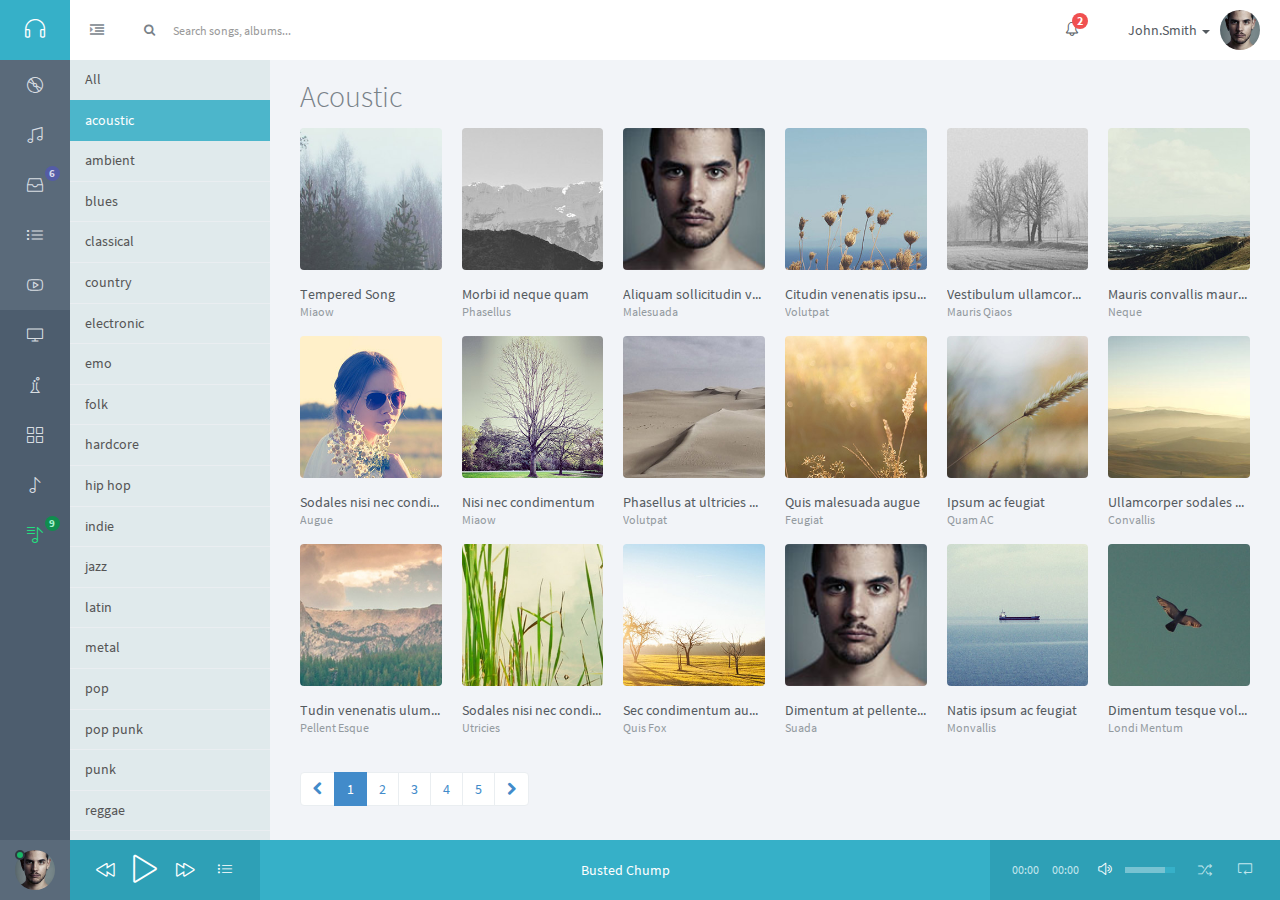
<file: src/main/webapp/nav/genres.html>
<!DOCTYPE html>
<html lang="en" class="app">
<head>  
  <meta charset="utf-8" />
  <title>Musik | Web Application</title>
  <meta name="description" content="app, web app, responsive, admin dashboard, admin, flat, flat ui, ui kit, off screen nav" />
  <meta name="viewport" content="width=device-width, initial-scale=1, maximum-scale=1" />
  <link rel="stylesheet" href="js/jPlayer/jplayer.flat.css" type="text/css" />
  <link rel="stylesheet" href="css/bootstrap.css" type="text/css" />
  <link rel="stylesheet" href="css/animate.css" type="text/css" />
  <link rel="stylesheet" href="css/font-awesome.min.css" type="text/css" />
  <link rel="stylesheet" href="css/simple-line-icons.css" type="text/css" />
  <link rel="stylesheet" href="css/font.css" type="text/css" />
  <link rel="stylesheet" href="css/app.css" type="text/css" />  
    <!--[if lt IE 9]>
    <script src="js/ie/html5shiv.js"></script>
    <script src="js/ie/respond.min.js"></script>
    <script src="js/ie/excanvas.js"></script>
  <![endif]-->
</head>
<body class="">
  <section class="vbox">
    <header class="bg-white-only header header-md navbar navbar-fixed-top-xs">
      <div class="navbar-header aside bg-info dk nav-xs">
        <a class="btn btn-link visible-xs" data-toggle="class:nav-off-screen,open" data-target="#nav,html">
          <i class="icon-list"></i>
        </a>
        <a href="index.html" class="navbar-brand text-lt">
          <i class="icon-earphones"></i>
          <img src="images/logo.png" alt="." class="hide">
          <span class="hidden-nav-xs m-l-sm">Musik</span>
        </a>
        <a class="btn btn-link visible-xs" data-toggle="dropdown" data-target=".user">
          <i class="icon-settings"></i>
        </a>
      </div>      <ul class="nav navbar-nav hidden-xs">
        <li>
          <a href="#nav,.navbar-header" data-toggle="class:nav-xs,nav-xs" class="text-muted">
            <i class="fa fa-indent text"></i>
            <i class="fa fa-dedent text-active"></i>
          </a>
        </li>
      </ul>
      <form class="navbar-form navbar-left input-s-lg m-t m-l-n-xs hidden-xs" role="search">
        <div class="form-group">
          <div class="input-group">
            <span class="input-group-btn">
              <button type="submit" class="btn btn-sm bg-white btn-icon rounded"><i class="fa fa-search"></i></button>
            </span>
            <input type="text" class="form-control input-sm no-border rounded" placeholder="Search songs, albums...">
          </div>
        </div>
      </form>
      <div class="navbar-right ">
        <ul class="nav navbar-nav m-n hidden-xs nav-user user">
          <li class="hidden-xs">
            <a href="#" class="dropdown-toggle lt" data-toggle="dropdown">
              <i class="icon-bell"></i>
              <span class="badge badge-sm up bg-danger count">2</span>
            </a>
            <section class="dropdown-menu aside-xl animated fadeInUp">
              <section class="panel bg-white">
                <div class="panel-heading b-light bg-light">
                  <strong>You have <span class="count">2</span> notifications</strong>
                </div>
                <div class="list-group list-group-alt">
                  <a href="#" class="media list-group-item">
                    <span class="pull-left thumb-sm">
                      <img src="images/a0.png" alt="..." class="img-circle">
                    </span>
                    <span class="media-body block m-b-none">
                      Use awesome animate.css<br>
                      <small class="text-muted">10 minutes ago</small>
                    </span>
                  </a>
                  <a href="#" class="media list-group-item">
                    <span class="media-body block m-b-none">
                      1.0 initial released<br>
                      <small class="text-muted">1 hour ago</small>
                    </span>
                  </a>
                </div>
                <div class="panel-footer text-sm">
                  <a href="#" class="pull-right"><i class="fa fa-cog"></i></a>
                  <a href="#notes" data-toggle="class:show animated fadeInRight">See all the notifications</a>
                </div>
              </section>
            </section>
          </li>
          <li class="dropdown">
            <a href="#" class="dropdown-toggle bg clear" data-toggle="dropdown">
              <span class="thumb-sm avatar pull-right m-t-n-sm m-b-n-sm m-l-sm">
                <img src="images/a0.png" alt="...">
              </span>
              John.Smith <b class="caret"></b>
            </a>
            <ul class="dropdown-menu animated fadeInRight">            
              <li>
                <span class="arrow top"></span>
                <a href="#">Settings</a>
              </li>
              <li>
                <a href="profile.html">Profile</a>
              </li>
              <li>
                <a href="#">
                  <span class="badge bg-danger pull-right">3</span>
                  Notifications
                </a>
              </li>
              <li>
                <a href="docs.html">Help</a>
              </li>
              <li class="divider"></li>
              <li>
                <a href="modal.lockme.html" data-toggle="ajaxModal" >Logout</a>
              </li>
            </ul>
          </li>
        </ul>
      </div>      
    </header>
    <section>
      <section class="hbox stretch">
        <!-- .aside -->
        <aside class="bg-dark dk nav-xs aside hidden-print" id="nav">          
          <section class="vbox">
            <section class="w-f-md scrollable">
              <div class="slim-scroll" data-height="auto" data-disable-fade-out="true" data-distance="0" data-size="10px" data-railOpacity="0.2">
                


                <!-- nav -->                 
                <nav class="nav-primary hidden-xs">
                  <ul class="nav bg clearfix">
                    <li class="hidden-nav-xs padder m-t m-b-sm text-xs text-muted">
                      Discover
                    </li>
                    <li>
                      <a href="index.html">
                        <i class="icon-disc icon  "></i>
                        <span class="font-bold">What's new</span>
                      </a>
                    </li>
                    <li>
                      <a href="genres.html">
                        <i class="icon-music-tone-alt icon  "></i>
                        <span class="font-bold">Genres</span>
                      </a>
                    </li>
                    <li>
                      <a href="events.html">
                        <i class="icon-drawer icon  "></i>
                        <b class="badge bg-primary pull-right">6</b>
                        <span class="font-bold">Events</span>
                      </a>
                    </li>
                    <li>
                      <a href="listen.html">
                        <i class="icon-list icon   "></i>
                        <span class="font-bold">Listen</span>
                      </a>
                    </li>
                    <li>
                      <a href="video.html" data-target="#content" data-el="#bjax-el" data-replace="true">
                        <i class="icon-social-youtube icon   "></i>
                        <span class="font-bold">Video</span>
                      </a>
                    </li>
                    <li class="m-b hidden-nav-xs"></li>
                  </ul>
                  <ul class="nav" data-ride="collapse">
                    <li class="hidden-nav-xs padder m-t m-b-sm text-xs text-muted">
                      Interface
                    </li>
                    <li >
                      <a href="#" class="auto">
                        <span class="pull-right text-muted">
                          <i class="fa fa-angle-left text"></i>
                          <i class="fa fa-angle-down text-active"></i>
                        </span>
                        <i class="icon-screen-desktop icon">
                        </i>
                        <span>Layouts</span>
                      </a>
                      <ul class="nav dk text-sm">
                        <li >
                          <a href="layout-color.html" class="auto">                                                        
                            <i class="fa fa-angle-right text-xs"></i>

                            <span>Color option</span>
                          </a>
                        </li>
                        <li >
                          <a href="layout-boxed.html" class="auto">                                                        
                            <i class="fa fa-angle-right text-xs"></i>

                            <span>Boxed layout</span>
                          </a>
                        </li>
                        <li >
                          <a href="layout-fluid.html" class="auto">                                                        
                            <i class="fa fa-angle-right text-xs"></i>

                            <span>Fluid layout</span>
                          </a>
                        </li>
                      </ul>
                    </li>
                    <li >
                      <a href="#" class="auto">
                        <span class="pull-right text-muted">
                          <i class="fa fa-angle-left text"></i>
                          <i class="fa fa-angle-down text-active"></i>
                        </span>
                        <i class="icon-chemistry icon">
                        </i>
                        <span>UI Kit</span>
                      </a>
                      <ul class="nav dk text-sm">
                        <li >
                          <a href="buttons.html" class="auto">                                                        
                            <i class="fa fa-angle-right text-xs"></i>

                            <span>Buttons</span>
                          </a>
                        </li>
                        <li >
                          <a href="icons.html" class="auto">                            
                            <b class="badge bg-info pull-right">369</b>                                                        
                            <i class="fa fa-angle-right text-xs"></i>

                            <span>Icons</span>
                          </a>
                        </li><li >
                          <a href="http://www.weidea.net" class="auto">                            
                            <b class="badge bg-info pull-right">369</b>                                                        
                            <i class="fa fa-angle-right text-xs"></i>

                            <span>More</span>
                          </a>
                        </li>
                        <li >
                          <a href="grid.html" class="auto">                                                        
                            <i class="fa fa-angle-right text-xs"></i>

                            <span>Grid</span>
                          </a>
                        </li>
                        <li >
                          <a href="widgets.html" class="auto">                            
                            <b class="badge bg-dark pull-right">8</b>                                                        
                            <i class="fa fa-angle-right text-xs"></i>

                            <span>Widgets</span>
                          </a>
                        </li>
                        <li >
                          <a href="components.html" class="auto">                                                        
                            <i class="fa fa-angle-right text-xs"></i>

                            <span>Components</span>
                          </a>
                        </li>
                        <li >
                          <a href="list.html" class="auto">                                                        
                            <i class="fa fa-angle-right text-xs"></i>

                            <span>List group</span>
                          </a>
                        </li>
                        <li >
                          <a href="#table" class="auto">                            
                            <span class="pull-right text-muted">
                              <i class="fa fa-angle-left text"></i>
                              <i class="fa fa-angle-down text-active"></i>
                            </span>                            
                            <i class="fa fa-angle-right text-xs"></i>

                            <span>Table</span>
                          </a>
                          <ul class="nav dker">
                            <li >
                              <a href="table-static.html">
                                <i class="fa fa-angle-right"></i>
                                <span>Table static</span>
                              </a>
                            </li>
                            <li >
                              <a href="table-datatable.html">
                                <i class="fa fa-angle-right"></i>
                                <span>Datatable</span>
                              </a>
                            </li>
                          </ul>
                        </li>
                        <li >
                          <a href="#form" class="auto">                            
                            <span class="pull-right text-muted">
                              <i class="fa fa-angle-left text"></i>
                              <i class="fa fa-angle-down text-active"></i>
                            </span>                            
                            <i class="fa fa-angle-right text-xs"></i>

                            <span>Form</span>
                          </a>
                          <ul class="nav dker">
                            <li >
                              <a href="form-elements.html">
                                <i class="fa fa-angle-right"></i>
                                <span>Form elements</span>
                              </a>
                            </li>
                            <li >
                              <a href="form-validation.html">
                                <i class="fa fa-angle-right"></i>
                                <span>Form validation</span>
                              </a>
                            </li>
                            <li >
                              <a href="form-wizard.html">
                                <i class="fa fa-angle-right"></i>
                                <span>Form wizard</span>
                              </a>
                            </li>
                          </ul>
                        </li>
                        <li >
                          <a href="chart.html" class="auto">                                                        
                            <i class="fa fa-angle-right text-xs"></i>

                            <span>Chart</span>
                          </a>
                        </li>
                        <li >
                          <a href="portlet.html" class="auto">                                                        
                            <i class="fa fa-angle-right text-xs"></i>

                            <span>Portlet</span>
                          </a>
                        </li>
                        <li >
                          <a href="timeline.html" class="auto">                                                        
                            <i class="fa fa-angle-right text-xs"></i>

                            <span>Timeline</span>
                          </a>
                        </li>
                      </ul>
                    </li>
                    <li >
                      <a href="#" class="auto">
                        <span class="pull-right text-muted">
                          <i class="fa fa-angle-left text"></i>
                          <i class="fa fa-angle-down text-active"></i>
                        </span>
                        <i class="icon-grid icon">
                        </i>
                        <span>Pages</span>
                      </a>
                      <ul class="nav dk text-sm">
                        <li >
                          <a href="profile.html" class="auto">                                                        
                            <i class="fa fa-angle-right text-xs"></i>

                            <span>Profile</span>
                          </a>
                        </li>
                        <li >
                          <a href="blog.html" class="auto">                                                        
                            <i class="fa fa-angle-right text-xs"></i>

                            <span>Blog</span>
                          </a>
                        </li>
                        <li >
                          <a href="invoice.html" class="auto">                                                        
                            <i class="fa fa-angle-right text-xs"></i>

                            <span>Invoice</span>
                          </a>
                        </li>
                        <li >
                          <a href="gmap.html" class="auto">                                                        
                            <i class="fa fa-angle-right text-xs"></i>

                            <span>Google Map</span>
                          </a>
                        </li>
                        <li >
                          <a href="jvectormap.html" class="auto">                                                        
                            <i class="fa fa-angle-right text-xs"></i>

                            <span>Vector Map</span>
                          </a>
                        </li>
                        <li >
                          <a href="signin.html" class="auto">                                                        
                            <i class="fa fa-angle-right text-xs"></i>

                            <span>Signin</span>
                          </a>
                        </li>
                        <li >
                          <a href="signup.html" class="auto">                                                        
                            <i class="fa fa-angle-right text-xs"></i>

                            <span>Signup</span>
                          </a>
                        </li>
                        <li >
                          <a href="404.html" class="auto">                                                        
                            <i class="fa fa-angle-right text-xs"></i>

                            <span>404</span>
                          </a>
                        </li>
                      </ul>
                    </li>
                  </ul>
                  <ul class="nav text-sm">
                    <li class="hidden-nav-xs padder m-t m-b-sm text-xs text-muted">
                      <span class="pull-right"><a href="#"><i class="icon-plus i-lg"></i></a></span>
                      Playlist
                    </li>
                    <li>
                      <a href="#">
                        <i class="icon-music-tone icon"></i>
                        <span>Hip-Pop</span>
                      </a>
                    </li>
                    <li>
                      <a href="#">
                        <i class="icon-playlist icon text-success-lter"></i>
                        <b class="badge bg-success dker pull-right">9</b>
                        <span>Jazz</span>
                      </a>
                    </li>
                  </ul>
                </nav>
                <!-- / nav -->
              </div>
            </section>
            
            <footer class="footer hidden-xs no-padder text-center-nav-xs">
              <div class="bg hidden-xs ">
                  <div class="dropdown dropup wrapper-sm clearfix">
                    <a href="#" class="dropdown-toggle" data-toggle="dropdown">
                      <span class="thumb-sm avatar pull-left m-l-xs">                        
                        <img src="images/a3.png" class="dker" alt="...">
                        <i class="on b-black"></i>
                      </span>
                      <span class="hidden-nav-xs clear">
                        <span class="block m-l">
                          <strong class="font-bold text-lt">John.Smith</strong> 
                          <b class="caret"></b>
                        </span>
                        <span class="text-muted text-xs block m-l">Art Director</span>
                      </span>
                    </a>
                    <ul class="dropdown-menu animated fadeInRight aside text-left">                      
                      <li>
                        <span class="arrow bottom hidden-nav-xs"></span>
                        <a href="#">Settings</a>
                      </li>
                      <li>
                        <a href="profile.html">Profile</a>
                      </li>
                      <li>
                        <a href="#">
                          <span class="badge bg-danger pull-right">3</span>
                          Notifications
                        </a>
                      </li>
                      <li>
                        <a href="docs.html">Help</a>
                      </li>
                      <li class="divider"></li>
                      <li>
                        <a href="modal.lockme.html" data-toggle="ajaxModal" >Logout</a>
                      </li>
                    </ul>
                  </div>
                </div>            </footer>
          </section>
        </aside>
        <!-- /.aside -->
        <section id="content">
          <section class="vbox">
            <section class="w-f-md" id="bjax-target">
              <section class="hbox stretch">
                <!-- side content -->
                <aside class="aside bg-light dk" id="sidebar">
                  <section class="vbox animated fadeInUp">
                    <section class="scrollable hover">
                      <div class="list-group no-radius no-border no-bg m-t-n-xxs m-b-none auto">
                        <a href="genres.html" class="list-group-item">
                          All
                        </a>
                        <a href="genres.html" class="list-group-item active">
                          acoustic
                        </a>
                        <a href="genres.html" class="list-group-item">
                          ambient
                        </a>
                        <a href="genres.html" class="list-group-item">
                          blues
                        </a>
                        <a href="genres.html" class="list-group-item">
                          classical
                        </a>
                        <a href="genres.html" class="list-group-item">
                          country
                        </a>
                        <a href="genres.html" class="list-group-item">
                          electronic
                        </a>
                        <a href="genres.html" class="list-group-item">
                          emo
                        </a>
                        <a href="genres.html" class="list-group-item">
                          folk
                        </a>
                        <a href="genres.html" class="list-group-item">
                          hardcore
                        </a>
                        <a href="genres.html" class="list-group-item">
                          hip hop
                        </a>
                        <a href="genres.html" class="list-group-item">
                          indie
                        </a>
                        <a href="genres.html" class="list-group-item">
                          jazz
                        </a>
                        <a href="genres.html" class="list-group-item">
                          latin
                        </a>
                        <a href="genres.html" class="list-group-item">
                          metal
                        </a>
                        <a href="genres.html" class="list-group-item">
                          pop
                        </a>
                        <a href="genres.html" class="list-group-item">
                          pop punk
                        </a>
                        <a href="genres.html" class="list-group-item">
                          punk
                        </a>
                        <a href="genres.html" class="list-group-item">
                          reggae
                        </a>
                        <a href="genres.html" class="list-group-item">
                          rnb
                        </a>
                        <a href="genres.html" class="list-group-item">
                          rock
                        </a>
                        <a href="genres.html" class="list-group-item">
                          soul
                        </a>
                        <a href="genres.html" class="list-group-item">
                          world
                        </a>
                      </div>
                    </section>
                  </section>
                </aside>
                <!-- / side content -->
                <section>
                  <section class="vbox">
                    <section class="scrollable padder-lg">
                      <h2 class="font-thin m-b">Acoustic</h2>
                      <div class="row row-sm">
                        <div class="col-xs-6 col-sm-4 col-md-3 col-lg-2">
                          <div class="item">
                            <div class="pos-rlt">
                              <div class="item-overlay opacity r r-2x bg-black">
                                <div class="center text-center m-t-n">
                                  <a href="#"><i class="fa fa-play-circle i-2x"></i></a>
                                </div>
                              </div>
                              <a href="track-detail.html"><img src="images/m1.jpg" alt="" class="r r-2x img-full"></a>
                            </div>
                            <div class="padder-v">
                              <a href="track-detail.html" data-bjax data-target="#bjax-target" data-el="#bjax-el" data-replace="true" class="text-ellipsis">Tempered Song</a>
                              <a href="track-detail.html" data-bjax data-target="#bjax-target" data-el="#bjax-el" data-replace="true" class="text-ellipsis text-xs text-muted">Miaow</a>
                            </div>
                          </div>
                        </div>
                        <div class="col-xs-6 col-sm-4 col-md-3 col-lg-2">
                          <div class="item">
                            <div class="pos-rlt">
                              <div class="item-overlay opacity r r-2x bg-black">
                                <div class="center text-center m-t-n">
                                  <a href="#"><i class="fa fa-play-circle i-2x"></i></a>
                                </div>
                              </div>
                              <a href="track-detail.html"><img src="images/m2.jpg" alt="" class="r r-2x img-full"></a>
                            </div>
                            <div class="padder-v">
                              <a href="track-detail.html" data-bjax data-target="#bjax-target" data-el="#bjax-el" data-replace="true" class="text-ellipsis">Morbi id neque quam</a>
                              <a href="track-detail.html" data-bjax data-target="#bjax-target" data-el="#bjax-el" data-replace="true" class="text-ellipsis text-xs text-muted">Phasellus</a>
                            </div>
                          </div>
                        </div>
                        <div class="col-xs-6 col-sm-4 col-md-3 col-lg-2">
                          <div class="item">
                            <div class="pos-rlt">
                              <div class="item-overlay opacity r r-2x bg-black">
                                <div class="center text-center m-t-n">
                                  <a href="#"><i class="fa fa-play-circle i-2x"></i></a>
                                </div>
                              </div>
                              <a href="track-detail.html"><img src="images/a10.png" alt="" class="r r-2x img-full"></a>
                            </div>
                            <div class="padder-v">
                              <a href="track-detail.html" data-bjax data-target="#bjax-target" data-el="#bjax-el" data-replace="true" class="text-ellipsis">Aliquam sollicitudin venenatis ipsum</a>
                              <a href="track-detail.html" data-bjax data-target="#bjax-target" data-el="#bjax-el" data-replace="true" class="text-ellipsis text-xs text-muted">Malesuada</a>
                            </div>
                          </div>
                        </div>
                        <div class="col-xs-6 col-sm-4 col-md-3 col-lg-2">
                          <div class="item">
                            <div class="pos-rlt">
                              <div class="item-overlay opacity r r-2x bg-black">
                                <div class="center text-center m-t-n">
                                  <a href="#"><i class="fa fa-play-circle i-2x"></i></a>
                                </div>
                              </div>
                              <a href="track-detail.html"><img src="images/m4.jpg" alt="" class="r r-2x img-full"></a>
                            </div>
                            <div class="padder-v">
                              <a href="track-detail.html" data-bjax data-target="#bjax-target" data-el="#bjax-el" data-replace="true" class="text-ellipsis">Citudin venenatis ipsum ac</a>
                              <a href="track-detail.html" data-bjax data-target="#bjax-target" data-el="#bjax-el" data-replace="true" class="text-ellipsis text-xs text-muted">Volutpat</a>
                            </div>
                          </div>
                        </div>
                        <div class="col-xs-6 col-sm-4 col-md-3 col-lg-2">
                          <div class="item">
                            <div class="pos-rlt">
                              <div class="item-overlay opacity r r-2x bg-black">
                                <div class="center text-center m-t-n">
                                  <a href="#"><i class="fa fa-play-circle i-2x"></i></a>
                                </div>
                              </div>
                              <a href="track-detail.html"><img src="images/m5.jpg" alt="" class="r r-2x img-full"></a>
                            </div>
                            <div class="padder-v">
                              <a href="track-detail.html" data-bjax data-target="#bjax-target" data-el="#bjax-el" data-replace="true" class="text-ellipsis">Vestibulum ullamcorper sodales nisi</a>
                              <a href="track-detail.html" data-bjax data-target="#bjax-target" data-el="#bjax-el" data-replace="true" class="text-ellipsis text-xs text-muted">Mauris Qiaos</a>
                            </div>
                          </div>
                        </div>
                        <div class="col-xs-6 col-sm-4 col-md-3 col-lg-2">
                          <div class="item">
                            <div class="pos-rlt">
                              <div class="item-overlay opacity r r-2x bg-black">
                                <div class="center text-center m-t-n">
                                  <a href="#"><i class="fa fa-play-circle i-2x"></i></a>
                                </div>
                              </div>
                              <a href="track-detail.html"><img src="images/m6.jpg" alt="" class="r r-2x img-full"></a>
                            </div>
                            <div class="padder-v">
                              <a href="track-detail.html" data-bjax data-target="#bjax-target" data-el="#bjax-el" data-replace="true" class="text-ellipsis">Mauris convallis mauris at</a>
                              <a href="track-detail.html" data-bjax data-target="#bjax-target" data-el="#bjax-el" data-replace="true" class="text-ellipsis text-xs text-muted">Neque</a>
                            </div>
                          </div>
                        </div>
                        <div class="col-xs-6 col-sm-4 col-md-3 col-lg-2">
                          <div class="item">
                            <div class="pos-rlt">
                              <div class="item-overlay opacity r r-2x bg-black">
                                <div class="center text-center m-t-n">
                                  <a href="#"><i class="fa fa-play-circle i-2x"></i></a>
                                </div>
                              </div>
                              <a href="track-detail.html"><img src="images/m0.jpg" alt="" class="r r-2x img-full"></a>
                            </div>
                            <div class="padder-v">
                              <a href="track-detail.html" data-bjax data-target="#bjax-target" data-el="#bjax-el" data-replace="true" class="text-ellipsis">Sodales nisi nec condimentum</a>
                              <a href="track-detail.html" data-bjax data-target="#bjax-target" data-el="#bjax-el" data-replace="true" class="text-ellipsis text-xs text-muted">Augue</a>
                            </div>
                          </div>
                        </div>
                        <div class="col-xs-6 col-sm-4 col-md-3 col-lg-2">
                          <div class="item">
                            <div class="pos-rlt">
                              <div class="item-overlay opacity r r-2x bg-black">
                                <div class="center text-center m-t-n">
                                  <a href="#"><i class="fa fa-play-circle i-2x"></i></a>
                                </div>
                              </div>
                              <a href="track-detail.html"><img src="images/m8.jpg" alt="" class="r r-2x img-full"></a>
                            </div>
                            <div class="padder-v">
                              <a href="track-detail.html" data-bjax data-target="#bjax-target" data-el="#bjax-el" data-replace="true" class="text-ellipsis">Nisi nec condimentum</a>
                              <a href="track-detail.html" data-bjax data-target="#bjax-target" data-el="#bjax-el" data-replace="true" class="text-ellipsis text-xs text-muted">Miaow</a>
                            </div>
                          </div>
                        </div>
                        <div class="col-xs-6 col-sm-4 col-md-3 col-lg-2">
                          <div class="item">
                            <div class="pos-rlt">
                              <div class="item-overlay opacity r r-2x bg-black">
                                <div class="center text-center m-t-n">
                                  <a href="#"><i class="fa fa-play-circle i-2x"></i></a>
                                </div>
                              </div>
                              <a href="track-detail.html"><img src="images/m9.jpg" alt="" class="r r-2x img-full"></a>
                            </div>
                            <div class="padder-v">
                              <a href="track-detail.html" data-bjax data-target="#bjax-target" data-el="#bjax-el" data-replace="true" class="text-ellipsis">Phasellus at ultricies nequ</a>
                              <a href="track-detail.html" data-bjax data-target="#bjax-target" data-el="#bjax-el" data-replace="true" class="text-ellipsis text-xs text-muted">Volutpat</a>
                            </div>
                          </div>
                        </div>
                        <div class="col-xs-6 col-sm-4 col-md-3 col-lg-2">
                          <div class="item">
                            <div class="pos-rlt">
                              <div class="item-overlay opacity r r-2x bg-black">
                                <div class="center text-center m-t-n">
                                  <a href="#"><i class="fa fa-play-circle i-2x"></i></a>
                                </div>
                              </div>
                              <a href="track-detail.html"><img src="images/m10.jpg" alt="" class="r r-2x img-full"></a>
                            </div>
                            <div class="padder-v">
                              <a href="track-detail.html" data-bjax data-target="#bjax-target" data-el="#bjax-el" data-replace="true" class="text-ellipsis">Quis malesuada augue</a>
                              <a href="track-detail.html" data-bjax data-target="#bjax-target" data-el="#bjax-el" data-replace="true" class="text-ellipsis text-xs text-muted">Feugiat</a>
                            </div>
                          </div>
                        </div>
                        <div class="col-xs-6 col-sm-4 col-md-3 col-lg-2">
                          <div class="item">
                            <div class="pos-rlt">
                              <div class="item-overlay opacity r r-2x bg-black">
                                <div class="center text-center m-t-n">
                                  <a href="#"><i class="fa fa-play-circle i-2x"></i></a>
                                </div>
                              </div>
                              <a href="track-detail.html"><img src="images/m11.jpg" alt="" class="r r-2x img-full"></a>
                            </div>
                            <div class="padder-v">
                              <a href="track-detail.html" data-bjax data-target="#bjax-target" data-el="#bjax-el" data-replace="true" class="text-ellipsis">Ipsum ac feugiat</a>
                              <a href="track-detail.html" data-bjax data-target="#bjax-target" data-el="#bjax-el" data-replace="true" class="text-ellipsis text-xs text-muted">Quam AC</a>
                            </div>
                          </div>
                        </div>
                        <div class="col-xs-6 col-sm-4 col-md-3 col-lg-2">
                          <div class="item">
                            <div class="pos-rlt">
                              <div class="item-overlay opacity r r-2x bg-black">
                                <div class="center text-center m-t-n">
                                  <a href="#"><i class="fa fa-play-circle i-2x"></i></a>
                                </div>
                              </div>
                              <a href="track-detail.html"><img src="images/m12.jpg" alt="" class="r r-2x img-full"></a>
                            </div>
                            <div class="padder-v">
                              <a href="track-detail.html" data-bjax data-target="#bjax-target" data-el="#bjax-el" data-replace="true" class="text-ellipsis">Ullamcorper sodales nisi nec condimentu</a>
                              <a href="track-detail.html" data-bjax data-target="#bjax-target" data-el="#bjax-el" data-replace="true" class="text-ellipsis text-xs text-muted">Convallis</a>
                            </div>
                          </div>
                        </div>
                        <div class="col-xs-6 col-sm-4 col-md-3 col-lg-2">
                          <div class="item">
                            <div class="pos-rlt">
                              <div class="item-overlay opacity r r-2x bg-black">
                                <div class="center text-center m-t-n">
                                  <a href="#"><i class="fa fa-play-circle i-2x"></i></a>
                                </div>
                              </div>
                              <a href="track-detail.html"><img src="images/m13.jpg" alt="" class="r r-2x img-full"></a>
                            </div>
                            <div class="padder-v">
                              <a href="track-detail.html" data-bjax data-target="#bjax-target" data-el="#bjax-el" data-replace="true" class="text-ellipsis">Tudin venenatis ulum ullamcorper</a>
                              <a href="track-detail.html" data-bjax data-target="#bjax-target" data-el="#bjax-el" data-replace="true" class="text-ellipsis text-xs text-muted">Pellent Esque</a>
                            </div>
                          </div>
                        </div>
                        <div class="col-xs-6 col-sm-4 col-md-3 col-lg-2">
                          <div class="item">
                            <div class="pos-rlt">
                              <div class="item-overlay opacity r r-2x bg-black">
                                <div class="center text-center m-t-n">
                                  <a href="#"><i class="fa fa-play-circle i-2x"></i></a>
                                </div>
                              </div>
                              <a href="track-detail.html"><img src="images/m14.jpg" alt="" class="r r-2x img-full"></a>
                            </div>
                            <div class="padder-v">
                              <a href="track-detail.html" data-bjax data-target="#bjax-target" data-el="#bjax-el" data-replace="true" class="text-ellipsis">Sodales nisi nec condimentum</a>
                              <a href="track-detail.html" data-bjax data-target="#bjax-target" data-el="#bjax-el" data-replace="true" class="text-ellipsis text-xs text-muted">Utricies</a>
                            </div>
                          </div>
                        </div>
                        <div class="col-xs-6 col-sm-4 col-md-3 col-lg-2">
                          <div class="item">
                            <div class="pos-rlt">
                              <div class="item-overlay opacity r r-2x bg-black">
                                <div class="center text-center m-t-n">
                                  <a href="#"><i class="fa fa-play-circle i-2x"></i></a>
                                </div>
                              </div>
                              <a href="track-detail.html"><img src="images/m15.jpg" alt="" class="r r-2x img-full"></a>
                            </div>
                            <div class="padder-v">
                              <a href="track-detail.html" data-bjax data-target="#bjax-target" data-el="#bjax-el" data-replace="true" class="text-ellipsis">Sec condimentum augue</a>
                              <a href="track-detail.html" data-bjax data-target="#bjax-target" data-el="#bjax-el" data-replace="true" class="text-ellipsis text-xs text-muted">Quis Fox</a>
                            </div>
                          </div>
                        </div>
                        <div class="col-xs-6 col-sm-4 col-md-3 col-lg-2">
                          <div class="item">
                            <div class="pos-rlt">
                              <div class="item-overlay opacity r r-2x bg-black">
                                <div class="center text-center m-t-n">
                                  <a href="#"><i class="fa fa-play-circle i-2x"></i></a>
                                </div>
                              </div>
                              <a href="track-detail.html"><img src="images/a9.png" alt="" class="r r-2x img-full"></a>
                            </div>
                            <div class="padder-v">
                              <a href="track-detail.html" data-bjax data-target="#bjax-target" data-el="#bjax-el" data-replace="true" class="text-ellipsis">Dimentum at pellentesque volutpat</a>
                              <a href="track-detail.html" data-bjax data-target="#bjax-target" data-el="#bjax-el" data-replace="true" class="text-ellipsis text-xs text-muted">Suada</a>
                            </div>
                          </div>
                        </div>
                        <div class="col-xs-6 col-sm-4 col-md-3 col-lg-2">
                          <div class="item">
                            <div class="pos-rlt">
                              <div class="item-overlay opacity r r-2x bg-black">
                                <div class="center text-center m-t-n">
                                  <a href="#"><i class="fa fa-play-circle i-2x"></i></a>
                                </div>
                              </div>
                              <a href="track-detail.html"><img src="images/m16.jpg" alt="" class="r r-2x img-full"></a>
                            </div>
                            <div class="padder-v">
                              <a href="track-detail.html" data-bjax data-target="#bjax-target" data-el="#bjax-el" data-replace="true" class="text-ellipsis">Natis ipsum ac feugiat</a>
                              <a href="track-detail.html" data-bjax data-target="#bjax-target" data-el="#bjax-el" data-replace="true" class="text-ellipsis text-xs text-muted">Monvallis</a>
                            </div>
                          </div>
                        </div>
                        <div class="col-xs-6 col-sm-4 col-md-3 col-lg-2">
                          <div class="item">
                            <div class="pos-rlt">
                              <div class="item-overlay opacity r r-2x bg-black">
                                <div class="center text-center m-t-n">
                                  <a href="#"><i class="fa fa-play-circle i-2x"></i></a>
                                </div>
                              </div>
                              <a href="track-detail.html"><img src="images/m17.jpg" alt="" class="r r-2x img-full"></a>
                            </div>
                            <div class="padder-v">
                              <a href="track-detail.html" data-bjax data-target="#bjax-target" data-el="#bjax-el" data-replace="true" class="text-ellipsis">Dimentum tesque volut icies neque</a>
                              <a href="track-detail.html" data-bjax data-target="#bjax-target" data-el="#bjax-el" data-replace="true" class="text-ellipsis text-xs text-muted">Londi Mentum</a>
                            </div>
                          </div>
                        </div>
                      </div>
                      <ul class="pagination pagination">
                        <li><a href="#"><i class="fa fa-chevron-left"></i></a></li>
                        <li class="active"><a href="#">1</a></li>
                        <li><a href="#">2</a></li>
                        <li><a href="#">3</a></li>
                        <li><a href="#">4</a></li>
                        <li><a href="#">5</a></li>
                        <li><a href="#"><i class="fa fa-chevron-right"></i></a></li>
                      </ul>
                    </section>                    
                  </section>
                </section>
              </section>
            </section>
            <footer class="footer bg-info dker">
              <div id="jp_container_N">
                    <div class="jp-type-playlist">
                      <div id="jplayer_N" class="jp-jplayer hide"></div>
                      <div class="jp-gui">
                        <div class="jp-video-play hide">
                          <a class="jp-video-play-icon">play</a>
                        </div>
                        <div class="jp-interface">
                          <div class="jp-controls">
                            <div><a class="jp-previous"><i class="icon-control-rewind i-lg"></i></a></div>
                            <div>
                              <a class="jp-play"><i class="icon-control-play i-2x"></i></a>
                              <a class="jp-pause hid"><i class="icon-control-pause i-2x"></i></a>
                            </div>
                            <div><a class="jp-next"><i class="icon-control-forward i-lg"></i></a></div>
                            <div class="hide"><a class="jp-stop"><i class="fa fa-stop"></i></a></div>
                            <div><a class="" data-toggle="dropdown" data-target="#playlist"><i class="icon-list"></i></a></div>
                            <div class="jp-progress hidden-xs">
                              <div class="jp-seek-bar dk">
                                <div class="jp-play-bar bg-info">
                                </div>
                                <div class="jp-title text-lt">
                                  <ul>
                                    <li></li>
                                  </ul>
                                </div>
                              </div>
                            </div>
                            <div class="hidden-xs hidden-sm jp-current-time text-xs text-muted"></div>
                            <div class="hidden-xs hidden-sm jp-duration text-xs text-muted"></div>
                            <div class="hidden-xs hidden-sm">
                              <a class="jp-mute" title="mute"><i class="icon-volume-2"></i></a>
                              <a class="jp-unmute hid" title="unmute"><i class="icon-volume-off"></i></a>
                            </div>
                            <div class="hidden-xs hidden-sm jp-volume">
                              <div class="jp-volume-bar dk">
                                <div class="jp-volume-bar-value lter"></div>
                              </div>
                            </div>
                            <div>
                              <a class="jp-shuffle" title="shuffle"><i class="icon-shuffle text-muted"></i></a>
                              <a class="jp-shuffle-off hid" title="shuffle off"><i class="icon-shuffle text-lt"></i></a>
                            </div>
                            <div>
                              <a class="jp-repeat" title="repeat"><i class="icon-loop text-muted"></i></a>
                              <a class="jp-repeat-off hid" title="repeat off"><i class="icon-loop text-lt"></i></a>
                            </div>
                            <div class="hide">
                              <a class="jp-full-screen" title="full screen"><i class="fa fa-expand"></i></a>
                              <a class="jp-restore-screen" title="restore screen"><i class="fa fa-compress text-lt"></i></a>
                            </div>
                          </div>
                        </div>
                      </div>
                      <div class="jp-playlist dropup" id="playlist">
                        <ul class="dropdown-menu aside-xl dker">
                          <!-- The method Playlist.displayPlaylist() uses this unordered list -->
                          <li class="list-group-item"></li>
                        </ul>
                      </div>
                      <div class="jp-no-solution hide">
                        <span>Update Required</span>
                        To play the media you will need to either update your browser to a recent version or update your <a href="http://get.adobe.com/flashplayer/" target="_blank">Flash plugin</a>.
                      </div>
                    </div>
                  </div>
            </footer>
          </section>
          <a href="#" class="hide nav-off-screen-block" data-toggle="class:nav-off-screen,open" data-target="#nav,html"></a>
        </section>
      </section>
    </section>    
  </section>
  <script src="js/jquery.min.js"></script>
  <!-- Bootstrap -->
  <script src="js/bootstrap.js"></script>
  <!-- App -->
  <script src="js/app.js"></script>  
  <script src="js/slimscroll/jquery.slimscroll.min.js"></script>
    <script src="js/app.plugin.js"></script>
  <script type="text/javascript" src="js/jPlayer/jquery.jplayer.min.js"></script>
  <script type="text/javascript" src="js/jPlayer/add-on/jplayer.playlist.min.js"></script>
  <script type="text/javascript" src="js/jPlayer/demo.js"></script>

</body>
</html>
</file>
<file: src/main/webapp/nav/js/jPlayer/jplayer.flat.css>
/*controls*/
.jp-controls {
	display: table;
	table-layout: fixed;
	border-spacing: 0;
	width: 100%;
}
.jp-controls a{
	cursor: pointer;
	display: inline-block;
	padding: 10px 5px;
}

.jp-controls a i{
	line-height: inherit;
}
.jp-controls > div{
	display: table-cell;
	vertical-align: middle;
	text-align: center;
	width: 40px;
	height: 60px;
}
div.jp-progress{
	width: auto;
	padding: 0 15px;
	vertical-align: top;
	position: relative;
}
.jp-seek-bar{
	position: relative;
}
.jp-title{
	position: absolute;
	left: 25px;
	top: 0;
	right: 25px;
	display: block !important;
	line-height: 60px;
}
.jp-title ul{
	list-style: none;
	margin: 0;
	padding: 0;	
}

.jp-title li{
	overflow: hidden;
	text-overflow: ellipsis;
	white-space: nowrap;
}
.jp-artist{
	opacity: 0.6;
}

.jp-play-bar{
	height: 60px;
}
.jp-volume{
	width: 60px !important;
	padding-right:10px !important;
}
.jp-volume-bar-value{
  height: 6px;
}
a.hid{
	display: none;
}

/*video*/
.jp-video{
	font-size: 0;
	line-height: 0;
	min-height: 160px;
}
.jp-video-play{
	display: inline-block;
	position: absolute;
	left: 50%;
	top: 50%;
	cursor: pointer;
	margin-left: -30px;
	margin-top: -65px;
}
.jp-video-full {
	/* Rules for IE6 (full-screen) */
	width:480px;
	height:270px;
	/* Rules for IE7 (full-screen) - Otherwise the relative container causes other page items that are not position:static (default) to appear over the video/gui. */
	position:static !important; position:relative;
}

/* The z-index rule is defined in this manner to enable Popcorn plugins that add overlays to video area. EG. Subtitles. */
.jp-video-full div div {
	z-index:1000;
}

.jp-video-full .jp-jplayer {
	top: 0;
	left: 0;
	position: fixed !important; position: relative; /* Rules for IE6 (full-screen) */
	overflow: hidden;
}

.jp-video-full .jp-gui {
	position: fixed !important; position: static; /* Rules for IE6 (full-screen) */
	top: 0;
	left: 0;
	width:100%;
	height:100%;
	z-index:1001; /* 1 layer above the others. */
}

.jp-video-full .jp-interface {
	position: absolute !important; position: relative; /* Rules for IE6 (full-screen) */
	bottom: 0;
	left: 0;
}


/*playlist*/

.jp-playlist ul{
	max-height: 320px;
	overflow-x: hidden;
	overflow-y: auto; 
	padding: 0;
	display: none !important;
}

.jp-playlist.open ul{
	display: block !important;
	bottom: 60px;
	left: 180px;
}

.jp-playlist li{
	list-style: none;
	position: relative;
}

.jp-playlist-item{	
	display: block;
	overflow: hidden;
	text-overflow: ellipsis;
	white-space: nowrap;
	border-top: 1px solid rgba(255, 255, 255, .1);
	padding: 12px 40px 12px 8px;
}
.jp-playlist-item:focus{
	outline: 0;
}

.jp-playlist-item:before{
	display: inline-block;
	text-align: center;
	width: 30px;
	font-family: FontAwesome;
	content:"\f0da";
	opacity: 0.6;
}

a.jp-playlist-current:before{
	content:"\f144";
	opacity: 1;
}

.jp-playlist li:first-child .jp-playlist-item{
	border-width: 0;
}

.jp-playlist-item-remove{
	font-size: 15px;
	display: block;
	position: absolute;
	right: 0;
	top: 0;
	padding: 11px 18px;
	opacity: 0.6;
}


@media (max-width: 767px) {
	.footer .jp-gui{
		margin: 0 -10px;
	}
	div.jp-progress{
		padding: 0 10px;
	}
	.jp-playlist.open ul{
		display: block !important;
		bottom: 60px;
		left: 0px;
		right: 0px;
	}
}
</file>
<file: src/main/webapp/nav/css/simple-line-icons.css>
@font-face {
	font-family: 'Simple-Line-Icons';
	src:url('../fonts/Simple-Line-Icons.eot');
	src:url('../fonts/Simple-Line-Icons.eot?#iefix') format('embedded-opentype'),
		url('../fonts/Simple-Line-Icons.woff') format('woff'),
		url('../fonts/Simple-Line-Icons.ttf') format('truetype'),
		url('../fonts/Simple-Line-Icons.svg#Simple-Line-Icons') format('svg');
	font-weight: normal;
	font-style: normal;
}

/* Use the following CSS code if you want to use data attributes for inserting your icons */
[data-icon]:before {
	font-family: 'Simple-Line-Icons';
	content: attr(data-icon);
	speak: none;
	font-weight: normal;
	font-variant: normal;
	text-transform: none;
	line-height: 1;
	-webkit-font-smoothing: antialiased;
	-moz-osx-font-smoothing: grayscale;
}

/* Use the following CSS code if you want to have a class per icon */
/*
Instead of a list of all class selectors,
you can use the generic selector below, but it's slower:
[class*="icon-"] {
*/
.icon-user-female, .icon-user-follow, .icon-user-following, .icon-user-unfollow, .icon-trophy, .icon-screen-smartphone, .icon-screen-desktop, .icon-plane, .icon-notebook, .icon-moustache, .icon-mouse, .icon-magnet, .icon-energy, .icon-emoticon-smile, .icon-disc, .icon-cursor-move, .icon-crop, .icon-credit-card, .icon-chemistry, .icon-user, .icon-speedometer, .icon-social-youtube, .icon-social-twitter, .icon-social-tumblr, .icon-social-facebook, .icon-social-dropbox, .icon-social-dribbble, .icon-shield, .icon-screen-tablet, .icon-magic-wand, .icon-hourglass, .icon-graduation, .icon-ghost, .icon-game-controller, .icon-fire, .icon-eyeglasses, .icon-envelope-open, .icon-envelope-letter, .icon-bell, .icon-badge, .icon-anchor, .icon-wallet, .icon-vector, .icon-speech, .icon-puzzle, .icon-printer, .icon-present, .icon-playlist, .icon-pin, .icon-picture, .icon-map, .icon-layers, .icon-handbag, .icon-globe-alt, .icon-globe, .icon-frame, .icon-folder-alt, .icon-film, .icon-feed, .icon-earphones-alt, .icon-earphones, .icon-drop, .icon-drawer, .icon-docs, .icon-directions, .icon-direction, .icon-diamond, .icon-cup, .icon-compass, .icon-call-out, .icon-call-in, .icon-call-end, .icon-calculator, .icon-bubbles, .icon-briefcase, .icon-book-open, .icon-basket-loaded, .icon-basket, .icon-bag, .icon-action-undo, .icon-action-redo, .icon-wrench, .icon-umbrella, .icon-trash, .icon-tag, .icon-support, .icon-size-fullscreen, .icon-size-actual, .icon-shuffle, .icon-share-alt, .icon-share, .icon-rocket, .icon-question, .icon-pie-chart, .icon-pencil, .icon-note, .icon-music-tone-alt, .icon-music-tone, .icon-microphone, .icon-loop, .icon-logout, .icon-login, .icon-list, .icon-like, .icon-home, .icon-grid, .icon-graph, .icon-equalizer, .icon-dislike, .icon-cursor, .icon-control-start, .icon-control-rewind, .icon-control-play, .icon-control-pause, .icon-control-forward, .icon-control-end, .icon-calendar, .icon-bulb, .icon-bar-chart, .icon-arrow-up, .icon-arrow-right, .icon-arrow-left, .icon-arrow-down, .icon-ban, .icon-bubble, .icon-camcorder, .icon-camera, .icon-check, .icon-clock, .icon-close, .icon-cloud-download, .icon-cloud-upload, .icon-doc, .icon-envelope, .icon-eye, .icon-flag, .icon-folder, .icon-heart, .icon-info, .icon-key, .icon-link, .icon-lock, .icon-lock-open, .icon-magnifier, .icon-magnifier-add, .icon-magnifier-remove, .icon-paper-clip, .icon-paper-plane, .icon-plus, .icon-pointer, .icon-power, .icon-refresh, .icon-reload, .icon-settings, .icon-star, .icon-symbol-female, .icon-symbol-male, .icon-target, .icon-volume-1, .icon-volume-2, .icon-volume-off, .icon-users {
	font-family: 'Simple-Line-Icons';
	speak: none;
	font-style: normal;
	font-weight: normal;
	font-variant: normal;
	text-transform: none;
	line-height: 1;
	-webkit-font-smoothing: antialiased;
}
.icon-user-female:before {
	content: "\e000";
}
.icon-user-follow:before {
	content: "\e002";
}
.icon-user-following:before {
	content: "\e003";
}
.icon-user-unfollow:before {
	content: "\e004";
}
.icon-trophy:before {
	content: "\e006";
}
.icon-screen-smartphone:before {
	content: "\e010";
}
.icon-screen-desktop:before {
	content: "\e011";
}
.icon-plane:before {
	content: "\e012";
}
.icon-notebook:before {
	content: "\e013";
}
.icon-moustache:before {
	content: "\e014";
}
.icon-mouse:before {
	content: "\e015";
}
.icon-magnet:before {
	content: "\e016";
}
.icon-energy:before {
	content: "\e020";
}
.icon-emoticon-smile:before {
	content: "\e021";
}
.icon-disc:before {
	content: "\e022";
}
.icon-cursor-move:before {
	content: "\e023";
}
.icon-crop:before {
	content: "\e024";
}
.icon-credit-card:before {
	content: "\e025";
}
.icon-chemistry:before {
	content: "\e026";
}
.icon-user:before {
	content: "\e005";
}
.icon-speedometer:before {
	content: "\e007";
}
.icon-social-youtube:before {
	content: "\e008";
}
.icon-social-twitter:before {
	content: "\e009";
}
.icon-social-tumblr:before {
	content: "\e00a";
}
.icon-social-facebook:before {
	content: "\e00b";
}
.icon-social-dropbox:before {
	content: "\e00c";
}
.icon-social-dribbble:before {
	content: "\e00d";
}
.icon-shield:before {
	content: "\e00e";
}
.icon-screen-tablet:before {
	content: "\e00f";
}
.icon-magic-wand:before {
	content: "\e017";
}
.icon-hourglass:before {
	content: "\e018";
}
.icon-graduation:before {
	content: "\e019";
}
.icon-ghost:before {
	content: "\e01a";
}
.icon-game-controller:before {
	content: "\e01b";
}
.icon-fire:before {
	content: "\e01c";
}
.icon-eyeglasses:before {
	content: "\e01d";
}
.icon-envelope-open:before {
	content: "\e01e";
}
.icon-envelope-letter:before {
	content: "\e01f";
}
.icon-bell:before {
	content: "\e027";
}
.icon-badge:before {
	content: "\e028";
}
.icon-anchor:before {
	content: "\e029";
}
.icon-wallet:before {
	content: "\e02a";
}
.icon-vector:before {
	content: "\e02b";
}
.icon-speech:before {
	content: "\e02c";
}
.icon-puzzle:before {
	content: "\e02d";
}
.icon-printer:before {
	content: "\e02e";
}
.icon-present:before {
	content: "\e02f";
}
.icon-playlist:before {
	content: "\e030";
}
.icon-pin:before {
	content: "\e031";
}
.icon-picture:before {
	content: "\e032";
}
.icon-map:before {
	content: "\e033";
}
.icon-layers:before {
	content: "\e034";
}
.icon-handbag:before {
	content: "\e035";
}
.icon-globe-alt:before {
	content: "\e036";
}
.icon-globe:before {
	content: "\e037";
}
.icon-frame:before {
	content: "\e038";
}
.icon-folder-alt:before {
	content: "\e039";
}
.icon-film:before {
	content: "\e03a";
}
.icon-feed:before {
	content: "\e03b";
}
.icon-earphones-alt:before {
	content: "\e03c";
}
.icon-earphones:before {
	content: "\e03d";
}
.icon-drop:before {
	content: "\e03e";
}
.icon-drawer:before {
	content: "\e03f";
}
.icon-docs:before {
	content: "\e040";
}
.icon-directions:before {
	content: "\e041";
}
.icon-direction:before {
	content: "\e042";
}
.icon-diamond:before {
	content: "\e043";
}
.icon-cup:before {
	content: "\e044";
}
.icon-compass:before {
	content: "\e045";
}
.icon-call-out:before {
	content: "\e046";
}
.icon-call-in:before {
	content: "\e047";
}
.icon-call-end:before {
	content: "\e048";
}
.icon-calculator:before {
	content: "\e049";
}
.icon-bubbles:before {
	content: "\e04a";
}
.icon-briefcase:before {
	content: "\e04b";
}
.icon-book-open:before {
	content: "\e04c";
}
.icon-basket-loaded:before {
	content: "\e04d";
}
.icon-basket:before {
	content: "\e04e";
}
.icon-bag:before {
	content: "\e04f";
}
.icon-action-undo:before {
	content: "\e050";
}
.icon-action-redo:before {
	content: "\e051";
}
.icon-wrench:before {
	content: "\e052";
}
.icon-umbrella:before {
	content: "\e053";
}
.icon-trash:before {
	content: "\e054";
}
.icon-tag:before {
	content: "\e055";
}
.icon-support:before {
	content: "\e056";
}
.icon-size-fullscreen:before {
	content: "\e057";
}
.icon-size-actual:before {
	content: "\e058";
}
.icon-shuffle:before {
	content: "\e059";
}
.icon-share-alt:before {
	content: "\e05a";
}
.icon-share:before {
	content: "\e05b";
}
.icon-rocket:before {
	content: "\e05c";
}
.icon-question:before {
	content: "\e05d";
}
.icon-pie-chart:before {
	content: "\e05e";
}
.icon-pencil:before {
	content: "\e05f";
}
.icon-note:before {
	content: "\e060";
}
.icon-music-tone-alt:before {
	content: "\e061";
}
.icon-music-tone:before {
	content: "\e062";
}
.icon-microphone:before {
	content: "\e063";
}
.icon-loop:before {
	content: "\e064";
}
.icon-logout:before {
	content: "\e065";
}
.icon-login:before {
	content: "\e066";
}
.icon-list:before {
	content: "\e067";
}
.icon-like:before {
	content: "\e068";
}
.icon-home:before {
	content: "\e069";
}
.icon-grid:before {
	content: "\e06a";
}
.icon-graph:before {
	content: "\e06b";
}
.icon-equalizer:before {
	content: "\e06c";
}
.icon-dislike:before {
	content: "\e06d";
}
.icon-cursor:before {
	content: "\e06e";
}
.icon-control-start:before {
	content: "\e06f";
}
.icon-control-rewind:before {
	content: "\e070";
}
.icon-control-play:before {
	content: "\e071";
}
.icon-control-pause:before {
	content: "\e072";
}
.icon-control-forward:before {
	content: "\e073";
}
.icon-control-end:before {
	content: "\e074";
}
.icon-calendar:before {
	content: "\e075";
}
.icon-bulb:before {
	content: "\e076";
}
.icon-bar-chart:before {
	content: "\e077";
}
.icon-arrow-up:before {
	content: "\e078";
}
.icon-arrow-right:before {
	content: "\e079";
}
.icon-arrow-left:before {
	content: "\e07a";
}
.icon-arrow-down:before {
	content: "\e07b";
}
.icon-ban:before {
	content: "\e07c";
}
.icon-bubble:before {
	content: "\e07d";
}
.icon-camcorder:before {
	content: "\e07e";
}
.icon-camera:before {
	content: "\e07f";
}
.icon-check:before {
	content: "\e080";
}
.icon-clock:before {
	content: "\e081";
}
.icon-close:before {
	content: "\e082";
}
.icon-cloud-download:before {
	content: "\e083";
}
.icon-cloud-upload:before {
	content: "\e084";
}
.icon-doc:before {
	content: "\e085";
}
.icon-envelope:before {
	content: "\e086";
}
.icon-eye:before {
	content: "\e087";
}
.icon-flag:before {
	content: "\e088";
}
.icon-folder:before {
	content: "\e089";
}
.icon-heart:before {
	content: "\e08a";
}
.icon-info:before {
	content: "\e08b";
}
.icon-key:before {
	content: "\e08c";
}
.icon-link:before {
	content: "\e08d";
}
.icon-lock:before {
	content: "\e08e";
}
.icon-lock-open:before {
	content: "\e08f";
}
.icon-magnifier:before {
	content: "\e090";
}
.icon-magnifier-add:before {
	content: "\e091";
}
.icon-magnifier-remove:before {
	content: "\e092";
}
.icon-paper-clip:before {
	content: "\e093";
}
.icon-paper-plane:before {
	content: "\e094";
}
.icon-plus:before {
	content: "\e095";
}
.icon-pointer:before {
	content: "\e096";
}
.icon-power:before {
	content: "\e097";
}
.icon-refresh:before {
	content: "\e098";
}
.icon-reload:before {
	content: "\e099";
}
.icon-settings:before {
	content: "\e09a";
}
.icon-star:before {
	content: "\e09b";
}
.icon-symbol-female:before {
	content: "\e09c";
}
.icon-symbol-male:before {
	content: "\e09d";
}
.icon-target:before {
	content: "\e09e";
}
.icon-volume-1:before {
	content: "\e09f";
}
.icon-volume-2:before {
	content: "\e0a0";
}
.icon-volume-off:before {
	content: "\e0a1";
}
.icon-users:before {
	content: "\e001";
}
</file>
<file: src/main/webapp/nav/css/font.css>
@font-face {
  font-family: 'Source Sans Pro';
  font-style: normal;
  font-weight: 300;
  src: local('Source Sans Pro Light'), local('SourceSansPro-Light'), url('../fonts/sourcesanspro/sourcesanspro-light.woff') format('woff');
}
@font-face {
  font-family: 'Source Sans Pro';
  font-style: normal;
  font-weight: 400;
  src: local('Source Sans Pro'), local('SourceSansPro-Regular'), url('../fonts/sourcesanspro/sourcesanspro.woff') format('woff');
}
@font-face {
  font-family: 'Source Sans Pro';
  font-style: normal;
  font-weight: 700;
  src: local('Source Sans Pro Bold'), local('SourceSansPro-Bold'), url('../fonts/sourcesanspro/sourcesanspro-bold.woff') format('woff');
}
</file>
<file: src/main/webapp/nav/css/app.css>
html {
  background-color: #f2f4f8;
  overflow-x: hidden;
}
body {
  font-family: "Source Sans Pro", "Helvetica Neue", Helvetica, Arial, sans-serif;
  font-size: 14px;
  color: #788188;
  background-color: transparent;
  -webkit-font-smoothing: antialiased;
  line-height: 1.40;
}
.h1,
.h2,
.h3,
.h4,
.h5,
.h6 {
  margin: 0;
}
a {
  color: #545a5f;
  text-decoration: none;
}
a:hover,
a:focus {
  color: #303437;
  text-decoration: none;
}
label {
  font-weight: normal;
}
small,
.small {
  font-size: 13px;
}
.badge,
.label {
  font-weight: bold;
}
.badge {
  background-color: #aac4c8;
}
.badge.up {
  position: relative;
  top: -10px;
  padding: 3px 6px;
  margin-left: -10px;
}
.badge-sm {
  font-size: 85%;
  padding: 2px 5px !important;
}
.label-sm {
  padding-top: 0;
  padding-bottom: 0;
}
.badge-white {
  background-color: transparent;
  border: 1px solid rgba(255,255,255,0.35);
  padding: 2px 6px;
}
.badge-empty {
  background-color: transparent;
  border: 1px solid rgba(0,0,0,0.15);
  color: inherit;
}
.caret-white {
  border-top-color: #fff;
  border-top-color: rgba(255,255,255,0.65);
}
a:hover .caret-white {
  border-top-color: #fff;
}
.tooltip-inner {
  background-color: rgba(0,0,0,0.9);
  background-color: #5a6a7a;
}
.tooltip.top .tooltip-arrow {
  border-top-color: rgba(0,0,0,0.9);
  border-top-color: #5a6a7a;
}
.tooltip.right .tooltip-arrow {
  border-right-color: rgba(0,0,0,0.9);
  border-right-color: #5a6a7a;
}
.tooltip.bottom .tooltip-arrow {
  border-bottom-color: rgba(0,0,0,0.9);
  border-bottom-color: #5a6a7a;
}
.tooltip.left .tooltip-arrow {
  border-left-color: rgba(0,0,0,0.9);
  border-left-color: #5a6a7a;
}
.thumbnail {
  border-color: #eaeef1;
}
.popover-content {
  font-size: 12px;
  line-height: 1.5;
}
.progress-xs {
  height: 6px;
}
.progress-sm {
  height: 10px;
}
.progress-sm .progress-bar {
  font-size: 10px;
  line-height: 1em;
}
.progress,
.progress-bar {
  -webkit-box-shadow: none;
  box-shadow: none;
}
.breadcrumb {
  background-color: #fff;
  border: 1px solid #eaeef1;
  padding-left: 10px;
  margin-bottom: 10px;
}
.breadcrumb > li + li:before,
.breadcrumb > .active {
  color: inherit;
}
.accordion-group,
.accordion-inner {
  border-color: #eaeef1;
  border-radius: 2px;
}
.alert {
  font-size: 13px;
  box-shadow: inset 0 1px 0 rgba(255,255,255,0.2);
}
.alert .close i {
  font-size: 12px;
  font-weight: normal;
  display: block;
}
.form-control {
  border-color: #cbd5dd;
  border-radius: 2px;
}
.form-control,
.form-control:focus {
  -webkit-box-shadow: none;
  box-shadow: none;
}
.form-control:focus {
  border-color: #545ca6;
}
.input-s-sm {
  width: 120px;
}
.input-s {
  width: 200px;
}
.input-s-lg {
  width: 250px;
}
.input-lg {
  height: 45px;
}
.input-group-addon {
  border-color: #cbd5dd;
  background-color: #f1f5f6;
}
.list-group {
  border-radius: 2px;
}
.list-group.no-radius .list-group-item {
  border-radius: 0 !important;
}
.list-group.no-borders .list-group-item {
  border: none;
}
.list-group.no-border .list-group-item {
  border-width: 1px 0;
}
.list-group.no-bg .list-group-item {
  background-color: transparent;
}
.list-group-item {
  border-color: #eaeef1;
  padding-right: 15px;
}
a.list-group-item:hover,
a.list-group-item:focus {
  background-color: #eef3f4;
}
.list-group-item.media {
  margin-top: 0;
}
.list-group-item.active {
  color: #fff;
  border-color: #4cb6cb !important;
  background-color: #4cb6cb !important;
}
.list-group-item.active .text-muted {
  color: #c3e6ed;
}
.list-group-item.active a {
  color: #fff;
}
.list-group-alt .list-group-item:nth-child(2n+2) {
  background-color: rgba(0,0,0,0.02) !important;
}
.list-group-lg .list-group-item {
  padding-top: 15px;
  padding-bottom: 15px;
}
.list-group-sp .list-group-item {
  margin-bottom: 5px;
  border-radius: 3px;
}
.list-group-item > .badge {
  margin-right: 0;
}
.list-group-item > .fa-chevron-right {
  float: right;
  margin-top: 4px;
  margin-right: -5px;
}
.list-group-item > .fa-chevron-right + .badge {
  margin-right: 5px;
}
.nav-pills.no-radius > li > a {
  border-radius: 0;
}
.nav-pills > li.active > a {
  color: #fff !important;
  background-color: #4cb6cb;
}
.nav > li > a:hover,
.nav > li > a:focus {
  background-color: #edf2f3;
}
.nav.nav-sm > li > a {
  padding: 6px 8px;
}
.nav .open > a,
.nav .open > a:hover,
.nav .open > a:focus {
  background-color: #edf2f3;
}
.nav-tabs {
  border-color: #eaeef1;
}
.nav-tabs > li > a {
  border-radius: 2px 2px 0 0;
  border-bottom-color: #eaeef1 !important;
}
.nav-tabs > li.active > a {
  border-color: #eaeef1 !important;
  border-bottom-color: #fff !important;
}
.pagination > li > a {
  border-color: #eaeef1;
}
.pagination > li > a:hover,
.pagination > li > a:focus {
  border-color: #eaeef1;
  background-color: #e8eff0;
}
.panel {
  border-radius: 2px;
}
.panel.panel-default {
  border-color: #eaeef1;
}
.panel.panel-default > .panel-heading,
.panel.panel-default > .panel-footer {
  border-color: #eaeef1;
}
.panel .list-group-item {
  border-color: #f3f5f7;
}
.panel.no-borders {
  border-width: 0;
}
.panel.no-borders .panel-heading,
.panel.no-borders .panel-footer {
  border-width: 0;
}
.panel .table td,
.panel .table th {
  padding: 8px 15px;
  border-top: 1px solid #eaeef1;
}
.panel .table thead > tr > th {
  border-bottom: 1px solid #eaeef1;
}
.panel .table-striped > tbody > tr:nth-child(odd) > td,
.panel .table-striped > tbody > tr:nth-child(odd) > th {
  background-color: #f7fafa;
}
.panel .table-striped > thead th {
  background-color: #f7fafa;
  border-right: 1px solid #eaeef1;
}
.panel .table-striped > thead th:last-child {
  border-right: none;
}
.panel-heading {
  border-radius: 2px 2px 0 0;
}
.panel-default .panel-heading {
  background-color: #f7fafa;
}
.panel-heading.no-border {
  margin: -1px -1px 0 -1px;
  border: none;
}
.panel-heading .nav {
  margin: -10px -15px;
}
.panel-heading .nav-tabs {
  margin: -11px -16px;
}
.panel-heading .nav-tabs.nav-justified {
  width: auto;
}
.panel-heading .nav-tabs > li > a {
  margin: 0;
  padding-top: 9px;
}
.panel-heading .list-group {
  background: transparent;
}
.panel-footer {
  border-color: #eaeef1;
  border-radius: 0 0 2px 2px;
  background-color: #f7fafa;
}
.panel-group .panel-heading + .panel-collapse .panel-body {
  border-top: 1px solid #eaedef;
}
.open {
  z-index: 1050;
  position: relative;
}
.dropdown-menu {
  border-radius: 2px;
  -webkit-box-shadow: 0 2px 6px rgba(0,0,0,0.1);
  box-shadow: 0 2px 6px rgba(0,0,0,0.1);
  border: 1px solid #ddd;
  border: 1px solid rgba(0,0,0,0.1);
}
.dropdown-menu.pull-left {
  left: 100%;
}
.dropdown-menu > .panel {
  border: none;
  margin: -5px 0;
}
.dropdown-menu > li > a {
  padding: 5px 15px;
}
.dropdown-menu > li > a:hover,
.dropdown-menu > li > a:focus,
.dropdown-menu > .active > a,
.dropdown-menu > .active > a:hover,
.dropdown-menu > .active > a:focus {
  background-image: none;
  filter: none;
  background-color: #e8eff0 !important;
  color: #303437;
}
.dropdown-header {
  padding: 5px 15px;
}
.dropdown-submenu {
  position: relative;
}
.dropdown-submenu:hover > a,
.dropdown-submenu:focus > a {
  background-color: #e8eff0 !important;
  color: #788188;
}
.dropdown-submenu:hover > .dropdown-menu,
.dropdown-submenu:focus > .dropdown-menu {
  display: block;
}
.dropdown-submenu.pull-left {
  float: none !important;
}
.dropdown-submenu.pull-left > .dropdown-menu {
  left: -100%;
  margin-left: 10px;
}
.dropdown-submenu .dropdown-menu {
  left: 100%;
  top: 0;
  margin-top: -6px;
  margin-left: -1px;
}
.dropup .dropdown-submenu > .dropdown-menu {
  top: auto;
  bottom: 0;
}
.dropdown-select > li input {
  position: absolute;
  left: -9999em;
}
.carousel-control {
  width: 40px;
  color: #999;
  text-shadow: none;
}
.carousel-control:hover,
.carousel-control:focus {
  color: #ccc;
  text-decoration: none;
  opacity: 0.9;
  filter: alpha(opacity=90);
}
.carousel-control.left,
.carousel-control.right {
  background-image: none;
  filter: none;
}
.carousel-control i {
  position: absolute;
  top: 50%;
  left: 50%;
  z-index: 5;
  display: inline-block;
  width: 20px;
  height: 20px;
  margin-top: -10px;
  margin-left: -10px;
}
.carousel-indicators.out {
  bottom: -5px;
}
.carousel-indicators li {
  -webkit-transition: background-color .25s;
  transition: background-color .25s;
  background: #ddd;
  background-color: rgba(0,0,0,0.2);
  border: none;
}
.carousel-indicators .active {
  background: #f0f0f0;
  background-color: rgba(200,200,200,0.2);
  width: 10px;
  height: 10px;
  margin: 1px;
}
.carousel.carousel-fade .item {
  -webkit-transition: opacity .25s;
  transition: opacity .25s;
  -webkit-backface-visibility: hidden;
  -moz-backface-visibility: hidden;
  backface-visibility: hidden;
  opacity: 0;
  filter: alpha(opacity=0);
}
.carousel.carousel-fade .active {
  opacity: 1;
  filter: alpha(opacity=1);
}
.carousel.carousel-fade .active.left,
.carousel.carousel-fade .active.right {
  left: 0;
  z-index: 2;
  opacity: 0;
  filter: alpha(opacity=0);
}
.carousel.carousel-fade .next,
.carousel.carousel-fade .prev {
  left: 0;
  z-index: 1;
}
.carousel.carousel-fade .carousel-control {
  z-index: 3;
}
.col-lg-2-4 {
  position: relative;
  min-height: 1px;
  padding-left: 15px;
  padding-right: 15px;
}
.col-0 {
  clear: left;
}
.row.no-gutter {
  margin-left: 0;
  margin-right: 0;
}
.no-gutter [class*="col"] {
  padding: 0;
}
.modal-backdrop {
  background-color: #5a6a7a;
}
.modal-backdrop.in {
  opacity: 0.8;
  filter: alpha(opacity=80);
}
.modal-over {
  width: 100%;
  height: 100%;
  position: relative;
  background: #5a6a7a;
}
.modal-center {
  position: absolute;
  left: 50%;
  top: 50%;
}
.modal-content {
  -webkit-box-shadow: 0 2px 10px rgba(0,0,0,0.25);
  box-shadow: 0 2px 10px rgba(0,0,0,0.25);
}
.icon-muted {
  color: #ccc;
}
.navbar-inverse .navbar-collapse,
.navbar-inverse .navbar-form {
  border-color: transparent;
}
.navbar-fixed-top,
.navbar-fixed-bottom {
  position: fixed !important;
}
.navbar-fixed-top + * {
  padding-top: 50px;
}
.navbar-fixed-top.header-md + * {
  padding-top: 60px;
}
.header,
.footer {
  min-height: 50px;
  padding: 0 15px;
}
.header > p,
.footer > p {
  margin-top: 15px;
  display: inline-block;
}
.header > .btn,
.header > .btn-group,
.header > .btn-toolbar,
.footer > .btn,
.footer > .btn-group,
.footer > .btn-toolbar {
  margin-top: 10px;
}
.header > .btn-lg,
.footer > .btn-lg {
  margin-top: 0;
}
.header .nav-tabs,
.footer .nav-tabs {
  border: none;
  margin-left: -15px;
  margin-right: -15px;
}
.header .nav-tabs > li a,
.footer .nav-tabs > li a {
  border: none !important;
  border-radius: 0;
  padding-top: 15px;
  padding-bottom: 15px;
  line-height: 20px;
}
.header .nav-tabs > li a:hover,
.header .nav-tabs > li a:focus,
.footer .nav-tabs > li a:hover,
.footer .nav-tabs > li a:focus {
  background-color: transparent;
}
.header .nav-tabs > li.active a,
.footer .nav-tabs > li.active a {
  color: #788188;
}
.header .nav-tabs > li.active a,
.header .nav-tabs > li.active a:hover,
.footer .nav-tabs > li.active a,
.footer .nav-tabs > li.active a:hover {
  background-color: #f2f4f8;
}
.header .nav-tabs.nav-white > li.active a,
.header .nav-tabs.nav-white > li.active a:hover,
.footer .nav-tabs.nav-white > li.active a,
.footer .nav-tabs.nav-white > li.active a:hover {
  background-color: #fff;
}
.header.navbar,
.footer.navbar {
  border-radius: 0;
  border: none;
  margin-bottom: 0;
  padding: 0;
  position: relative;
  z-index: 1000;
}
body.container {
  padding: 0;
}
@media (orientation: landscape) {
  html.ios7.ipad > body {
    padding-bottom: 20px;
  }
}
@media (min-width: 768px) {
  body.container {
    -webkit-box-shadow: 0 3px 60px rgba(0,0,0,0.3);
    box-shadow: 0 3px 60px rgba(0,0,0,0.3);
    border-left: 1px solid #cbd5dd;
    border-right: 1px solid #cbd5dd;
  }
  .app,
  .app body {
    height: 100%;
    overflow: hidden;
  }
  .app .hbox.stretch {
    height: 100%;
  }
  .app .vbox > section,
  .app .vbox > footer {
    position: absolute;
  }
  .app .vbox.flex > section > section {
    overflow: auto;
  }
  .hbox {
    display: table;
    table-layout: fixed;
    border-spacing: 0;
    width: 100%;
  }
  .hbox > aside,
  .hbox > section {
    display: table-cell;
    vertical-align: top;
    height: 100%;
    float: none;
  }
  .hbox > aside.show,
  .hbox > aside.hidden-sm,
  .hbox > section.show,
  .hbox > section.hidden-sm {
    display: table-cell !important;
  }
  .vbox {
    display: table;
    border-spacing: 0;
    position: relative;
    height: 100%;
    width: 100%;
  }
  .vbox > section,
  .vbox > footer {
    top: 0;
    bottom: 0;
    width: 100%;
  }
  .vbox > header ~ section {
    top: 50px;
  }
  .vbox > header.header-md ~ section {
    top: 60px;
  }
  .vbox > section.w-f {
    bottom: 50px;
  }
  .vbox > section.w-f-md {
    bottom: 60px;
  }
  .vbox > footer {
    top: auto;
    z-index: 1000;
  }
  .vbox.flex > header,
  .vbox.flex > section,
  .vbox.flex > footer {
    position: inherit;
  }
  .vbox.flex > section {
    display: table-row;
    height: 100%;
  }
  .vbox.flex > section > section {
    position: relative;
    height: 100%;
    -webkit-overflow-scrolling: touch;
  }
  .ie .vbox.flex > section > section {
    display: table-cell;
  }
  .vbox.flex > section > section > section {
    position: absolute;
    top: 0;
    bottom: 0;
    left: 0;
    right: 0;
  }
  .aside-xs {
    width: 60px;
  }
  .aside-sm {
    width: 150px;
  }
  .aside {
    width: 200px;
  }
  .aside-md {
    width: 240px;
  }
  .aside-lg {
    width: 300px;
  }
  .aside-xl {
    width: 360px;
  }
  .aside-xxl {
    width: 480px;
  }
  .header-md {
    min-height: 60px;
  }
  .header-md .navbar-form {
    margin-top: 15px;
    margin-bottom: 15px;
  }
  .footer-md {
    min-height: 60px;
  }
  .scrollable {
    -webkit-overflow-scrolling: touch;
  }
  ::-webkit-scrollbar {
    width: 10px;
    height: 10px;
  }
  ::-webkit-scrollbar-thumb {
    background-color: rgba(50,50,50,0.25);
    border: 2px solid transparent;
    border-radius: 10px;
    background-clip: padding-box;
  }
  ::-webkit-scrollbar-thumb:hover {
    background-color: rgba(50,50,50,0.5);
  }
  ::-webkit-scrollbar-track {
    background-color: rgba(50,50,50,0.05);
  }
}
.scrollable {
  overflow-x: hidden;
  overflow-y: auto;
}
.no-touch .scrollable.hover {
  overflow-y: hidden;
}
.no-touch .scrollable.hover:hover {
  overflow: visible;
  overflow-y: auto;
}
.no-touch ::-webkit-scrollbar-button {
  width: 10px;
  height: 6px;
  background-color: rgba(50,50,50,0.05);
}
.slimScrollBar {
  border-radius: 5px;
  border: 2px solid transparent;
  border-radius: 10px;
  background-clip: padding-box !important;
}
@media print {
  html,
  body,
  .hbox,
  .vbox {
    height: auto;
  }
  .vbox > section,
  .vbox > footer {
    position: relative;
  }
}
.navbar-header {
  position: relative;
}
.navbar-header > .btn {
  position: absolute;
  font-size: 1.3em;
  padding: 9px 16px;
  line-height: 30px;
  left: 0;
  text-decoration: none !important;
}
.navbar-header .navbar-brand + .btn {
  right: 0;
  top: 0;
  left: auto;
}
.navbar-brand {
  float: none;
  text-align: center;
  font-size: 20px;
  font-weight: 700;
  height: auto;
  line-height: 50px;
  display: inline-block;
  padding: 0 20px;
}
.navbar-brand:hover {
  text-decoration: none;
}
.navbar-brand img {
  max-height: 20px;
  margin-top: -4px;
  vertical-align: middle;
}
.nav-primary li > a > i {
  margin: -10px -10px;
  line-height: 38px;
  width: 38px;
  float: left;
  margin-right: 5px;
  text-align: center;
  position: relative;
  overflow: hidden;
}
.nav-primary li > a > i:before {
  position: relative;
  z-index: 2;
}
.nav-primary ul.nav > li > a {
  padding: 9px 20px;
  position: relative;
  -webkit-transition: background-color .2s ease-in-out 0s;
  transition: background-color .2s ease-in-out 0s;
}
.no-borders .nav-primary ul.nav > li > a {
  border-width: 0 !important;
}
.nav-primary ul.nav > li > a > .badge {
  font-size: 11px;
  padding: 2px 5px 2px 4px;
  margin-top: 2px;
}
.nav-primary ul.nav > li > a > .text-muted {
  margin: 0 3px;
}
.nav-primary ul.nav > li > a.active .text {
  display: none;
}
.nav-primary ul.nav > li > a.active .text-active {
  display: inline-block !important;
}
.nav-primary ul.nav > li li a {
  font-weight: normal;
  text-transform: none;
}
.nav-primary ul.nav > li.active > ul {
  display: block;
}
.nav-primary ul.nav ul {
  display: none;
}
@media (min-width: 768px) {
  .visible-nav-xs {
    display: none;
  }
  .nav-xs {
    width: 70px;
  }
  .nav-xs .slimScrollDiv,
  .nav-xs .slim-scroll {
    overflow: visible !important;
  }
  .nav-xs .slimScrollBar,
  .nav-xs .slimScrollRail {
    display: none !important;
  }
  .nav-xs .scrollable {
    overflow: visible;
  }
  .nav-xs .nav-primary > ul > li > a {
    position: relative;
    padding: 0;
    font-size: 11px;
    text-align: center;
    height: 50px;
    overflow-y: hidden;
    border: none;
  }
  .nav-xs .nav-primary > ul > li > a span {
    display: table-cell;
    vertical-align: middle;
    height: 50px;
    width: 70px;
    padding: 0 5px;
  }
  .nav-xs .nav-primary > ul > li > a span.pull-right {
    display: none !important;
  }
  .nav-xs .nav-primary > ul > li > a i {
    width: auto;
    float: none;
    display: block;
    font-size: 16px;
    margin: 0;
    line-height: 50px;
    border: none !important;
    -webkit-transition: margin-top 0.2s;
    transition: margin-top 0.2s;
  }
  .nav-xs .nav-primary > ul > li > a i b {
    left: 0 !important;
  }
  .nav-xs .nav-primary > ul > li > a .badge {
    position: absolute;
    right: 10px;
    top: 4px;
    z-index: 3;
  }
  .nav-xs .nav-primary > ul > li:hover > a i,
  .nav-xs .nav-primary > ul > li:focus > a i,
  .nav-xs .nav-primary > ul > li:active > a i,
  .nav-xs .nav-primary > ul > li.active > a i {
    margin-top: -50px;
  }
  .nav-xs .nav-primary > ul ul {
    display: none !important;
    position: absolute;
    left: 100%;
    top: 0;
    z-index: 1050;
    width: 220px;
    -webkit-box-shadow: 0 2px 6px rgba(0,0,0,0.1);
    box-shadow: 0 2px 6px rgba(0,0,0,0.1);
  }
  .nav-xs .nav-primary li:hover > ul,
  .nav-xs .nav-primary li:focus > ul,
  .nav-xs .nav-primary li:active > ul {
    display: block !important;
  }
  .nav-xs.nav-xs-right .nav-primary > ul ul {
    left: auto;
    right: 100%;
  }
  .nav-xs > .vbox > .header,
  .nav-xs > .vbox > .footer {
    padding: 0 20px;
  }
  .nav-xs .hidden-nav-xs {
    display: none;
  }
  .nav-xs .visible-nav-xs {
    display: inherit;
  }
  .nav-xs .text-center-nav-xs {
    text-align: center;
  }
  .nav-xs .nav-user {
    padding-left: 0;
    padding-right: 0;
  }
  .nav-xs .nav-user .avatar {
    float: none !important;
    margin-right: 0;
  }
  .nav-xs .nav-user .dropdown > a {
    display: block;
    text-align: center;
  }
  .nav-xs .navbar-header {
    float: none;
  }
  .nav-xs .navbar-brand {
    display: block;
    padding: 0;
  }
  .nav-xs .navbar-brand img {
    margin-right: 0;
  }
  .nav-xs .navbar {
    padding: 0;
  }
  .header-md .navbar-brand {
    line-height: 60px;
  }
  .header-md .navbar-brand img {
    max-height: 30px;
  }
  .header-md .navbar-nav > li > a {
    padding: 20px;
  }
}
@media (max-width: 767px) {
  .navbar-fixed-top-xs {
    position: fixed !important;
    left: 0;
    width: 100%;
    z-index: 1100;
  }
  .navbar-fixed-top-xs + * {
    padding-top: 50px !important;
  }
  .nav-bar-fixed-bottom {
    position: fixed;
    left: 0;
    bottom: 0;
    width: 100%;
    z-index: 1100;
  }
  html,
  body {
    overflow-x: hidden;
    min-height: 100%;
  }
  .open,
  .open body {
    height: 100%;
  }
  .nav-primary .dropdown-menu {
    position: relative;
    float: none;
    left: 0;
    margin-left: 0;
    padding: 0;
  }
  .nav-primary .dropdown-menu a {
    padding: 15px;
    border-bottom: 1px solid #eee;
  }
  .nav-primary .dropdown-menu li:last-child a {
    border-bottom: none;
  }
  .navbar-header {
    text-align: center;
  }
  .nav-user {
    margin: 0;
    padding: 15px;
  }
  .nav-user.open {
    display: inherit !important;
  }
  .nav-user .dropdown-menu {
    display: block;
    position: static;
    float: none;
  }
  .nav-user .dropdown > a {
    display: block;
    text-align: center;
    font-size: 18px;
    padding-bottom: 10px;
  }
  .nav-user .avatar {
    width: 160px !important;
    float: none !important;
    display: block;
    margin: 20px auto;
    padding: 5px;
    background-color: rgba(255,255,255,0.1);
    position: relative;
  }
  .nav-user .avatar:before {
    content: "";
    position: absolute;
    left: 5px;
    right: 5px;
    bottom: 5px;
    top: 5px;
    border: 4px solid #fff;
    border-radius: 500px;
  }
  .nav-off-screen {
    display: block !important;
    position: absolute;
    left: 0;
    top: 0px;
    bottom: 0;
    width: 75%;
    visibility: visible;
    overflow-x: hidden;
    overflow-y: auto;
    -webkit-overflow-scrolling: touch;
  }
  .nav-off-screen .nav-primary {
    display: block !important;
  }
  .nav-off-screen .navbar-fixed-top-xs {
    width: 75%;
  }
  .nav-off-screen.push-right .navbar-fixed-top-xs {
    left: 25%;
  }
  .nav-off-screen.push-right {
    left: auto;
    right: 0;
  }
  .nav-off-screen.push-right + * {
    -webkit-transform: translate3d(-75%,0px,0px);
    transform: translate3d(-75%,0px,0px);
  }
  .nav-off-screen + * {
    background-color: #f2f4f8;
    -webkit-transition: -webkit-transform 0.2s ease-in-out;
    -moz-transition: -moz-transform 0.2s ease-in-out;
    -o-transition: -o-transform 0.2s ease-in-out;
    transition: transform 0.2s ease-in-out;
    -webkit-transition-delay: 0s;
    transition-delay: 0s;
    -webkit-transform: translate3d(0px,0px,0px);
    transform: translate3d(0px,0px,0px);
    -webkit-backface-visibility: hidden;
    -moz-backface-visibility: hidden;
    backface-visibility: hidden;
    -webkit-transform: translate3d(75%,0px,0px);
    transform: translate3d(75%,0px,0px);
    overflow: hidden;
    position: absolute;
    width: 100%;
    top: 0px;
    bottom: 0;
    left: 0;
    right: 0;
    z-index: 2;
  }
  .nav-off-screen + * .nav-off-screen-block {
    display: block !important;
    position: absolute;
    left: 0;
    right: 0;
    top: 0;
    bottom: 0;
    z-index: 1950;
  }
  .navbar + section .nav-off-screen {
    top: 50px;
  }
  .navbar + section .nav-off-screen + * {
    top: 50px;
  }
  .slimScrollDiv,
  .slim-scroll {
    overflow: visible !important;
    height: auto !important;
  }
  .slimScrollBar,
  .slimScrollRail {
    display: none !important;
  }
}
.arrow {
  border-width: 8px;
  z-index: 10;
}
.arrow,
.arrow:after {
  position: absolute;
  display: block;
  width: 0;
  height: 0;
  border-color: transparent;
  border-style: solid;
}
.arrow:after {
  border-width: 7px;
  content: "";
}
.arrow.top {
  left: 50%;
  margin-left: -8px;
  border-top-width: 0;
  border-bottom-color: #eee;
  border-bottom-color: rgba(0,0,0,0.1);
  top: -8px;
}
.arrow.top:after {
  content: " ";
  top: 1px;
  margin-left: -7px;
  border-top-width: 0;
  border-bottom-color: #fff;
}
.arrow.right {
  top: 50%;
  right: -8px;
  margin-top: -8px;
  border-right-width: 0;
  border-left-color: #eee;
  border-left-color: rgba(0,0,0,0.1);
}
.arrow.right:after {
  content: " ";
  right: 1px;
  border-right-width: 0;
  border-left-color: #fff;
  bottom: -7px;
}
.arrow.bottom {
  left: 50%;
  margin-left: -8px;
  border-bottom-width: 0;
  border-top-color: #eee;
  border-top-color: rgba(0,0,0,0.1);
  bottom: -8px;
}
.arrow.bottom:after {
  content: " ";
  bottom: 1px;
  margin-left: -7px;
  border-bottom-width: 0;
  border-top-color: #fff;
}
.arrow.left {
  top: 50%;
  left: -8px;
  margin-top: -8px;
  border-left-width: 0;
  border-right-color: #eee;
  border-right-color: rgba(0,0,0,0.1);
}
.arrow.left:after {
  content: " ";
  left: 1px;
  border-left-width: 0;
  border-right-color: #fff;
  bottom: -7px;
}
.btn-link {
  color: #788188;
}
.btn-link.active {
  webkit-box-shadow: none;
  box-shadow: none;
}
.btn-default {
  color: #788188 !important;
  background-color: #fff;
  border-color: #dbe2e7;
  border-bottom-color: #d5dde3;
  -webkit-box-shadow: 0 1px 1px rgba(90,90,90,0.1);
  box-shadow: 0 1px 1px rgba(90,90,90,0.1);
}
.btn-default:hover,
.btn-default:focus,
.btn-default:active,
.btn-default.active,
.open .dropdown-toggle.btn-default {
  color: #788188 !important;
  background-color: #f2f2f2;
  border-color: #c2ced6;
}
.btn-default:active,
.btn-default.active,
.open .dropdown-toggle.btn-default {
  background-image: none;
}
.btn-default.disabled,
.btn-default.disabled:hover,
.btn-default.disabled:focus,
.btn-default.disabled:active,
.btn-default.disabled.active,
.btn-default[disabled],
.btn-default[disabled]:hover,
.btn-default[disabled]:focus,
.btn-default[disabled]:active,
.btn-default[disabled].active,
fieldset[disabled] .btn-default,
fieldset[disabled] .btn-default:hover,
fieldset[disabled] .btn-default:focus,
fieldset[disabled] .btn-default:active,
fieldset[disabled] .btn-default.active {
  background-color: #fff;
  border-color: #dbe2e7;
}
.btn-default.btn-bg {
  border-color: rgba(0,0,0,0.1);
  background-clip: padding-box;
}
.btn-primary {
  color: #fff !important;
  background-color: #545ca6;
  border-color: #545ca6;
}
.btn-primary:hover,
.btn-primary:focus,
.btn-primary:active,
.btn-primary.active,
.open .dropdown-toggle.btn-primary {
  color: #fff !important;
  background-color: #4b5395;
  border-color: #464d8b;
}
.btn-primary:active,
.btn-primary.active,
.open .dropdown-toggle.btn-primary {
  background-image: none;
}
.btn-primary.disabled,
.btn-primary.disabled:hover,
.btn-primary.disabled:focus,
.btn-primary.disabled:active,
.btn-primary.disabled.active,
.btn-primary[disabled],
.btn-primary[disabled]:hover,
.btn-primary[disabled]:focus,
.btn-primary[disabled]:active,
.btn-primary[disabled].active,
fieldset[disabled] .btn-primary,
fieldset[disabled] .btn-primary:hover,
fieldset[disabled] .btn-primary:focus,
fieldset[disabled] .btn-primary:active,
fieldset[disabled] .btn-primary.active {
  background-color: #545ca6;
  border-color: #545ca6;
}
.btn-success {
  color: #fff !important;
  background-color: #1ab667;
  border-color: #1ab667;
}
.btn-success:hover,
.btn-success:focus,
.btn-success:active,
.btn-success.active,
.open .dropdown-toggle.btn-success {
  color: #fff !important;
  background-color: #17a05a;
  border-color: #159253;
}
.btn-success:active,
.btn-success.active,
.open .dropdown-toggle.btn-success {
  background-image: none;
}
.btn-success.disabled,
.btn-success.disabled:hover,
.btn-success.disabled:focus,
.btn-success.disabled:active,
.btn-success.disabled.active,
.btn-success[disabled],
.btn-success[disabled]:hover,
.btn-success[disabled]:focus,
.btn-success[disabled]:active,
.btn-success[disabled].active,
fieldset[disabled] .btn-success,
fieldset[disabled] .btn-success:hover,
fieldset[disabled] .btn-success:focus,
fieldset[disabled] .btn-success:active,
fieldset[disabled] .btn-success.active {
  background-color: #1ab667;
  border-color: #1ab667;
}
.btn-info {
  color: #fff !important;
  background-color: #4cb6cb;
  border-color: #4cb6cb;
}
.btn-info:hover,
.btn-info:focus,
.btn-info:active,
.btn-info.active,
.open .dropdown-toggle.btn-info {
  color: #fff !important;
  background-color: #39adc4;
  border-color: #36a3b9;
}
.btn-info:active,
.btn-info.active,
.open .dropdown-toggle.btn-info {
  background-image: none;
}
.btn-info.disabled,
.btn-info.disabled:hover,
.btn-info.disabled:focus,
.btn-info.disabled:active,
.btn-info.disabled.active,
.btn-info[disabled],
.btn-info[disabled]:hover,
.btn-info[disabled]:focus,
.btn-info[disabled]:active,
.btn-info[disabled].active,
fieldset[disabled] .btn-info,
fieldset[disabled] .btn-info:hover,
fieldset[disabled] .btn-info:focus,
fieldset[disabled] .btn-info:active,
fieldset[disabled] .btn-info.active {
  background-color: #4cb6cb;
  border-color: #4cb6cb;
}
.btn-warning {
  color: #fff !important;
  background-color: #fad733;
  border-color: #fad733;
}
.btn-warning:hover,
.btn-warning:focus,
.btn-warning:active,
.btn-warning.active,
.open .dropdown-toggle.btn-warning {
  color: #fff !important;
  background-color: #f9d21a;
  border-color: #f9cf0b;
}
.btn-warning:active,
.btn-warning.active,
.open .dropdown-toggle.btn-warning {
  background-image: none;
}
.btn-warning.disabled,
.btn-warning.disabled:hover,
.btn-warning.disabled:focus,
.btn-warning.disabled:active,
.btn-warning.disabled.active,
.btn-warning[disabled],
.btn-warning[disabled]:hover,
.btn-warning[disabled]:focus,
.btn-warning[disabled]:active,
.btn-warning[disabled].active,
fieldset[disabled] .btn-warning,
fieldset[disabled] .btn-warning:hover,
fieldset[disabled] .btn-warning:focus,
fieldset[disabled] .btn-warning:active,
fieldset[disabled] .btn-warning.active {
  background-color: #fad733;
  border-color: #fad733;
}
.btn-danger {
  color: #fff !important;
  background-color: #f05050;
  border-color: #f05050;
}
.btn-danger:hover,
.btn-danger:focus,
.btn-danger:active,
.btn-danger.active,
.open .dropdown-toggle.btn-danger {
  color: #fff !important;
  background-color: #ee3939;
  border-color: #ed2a2a;
}
.btn-danger:active,
.btn-danger.active,
.open .dropdown-toggle.btn-danger {
  background-image: none;
}
.btn-danger.disabled,
.btn-danger.disabled:hover,
.btn-danger.disabled:focus,
.btn-danger.disabled:active,
.btn-danger.disabled.active,
.btn-danger[disabled],
.btn-danger[disabled]:hover,
.btn-danger[disabled]:focus,
.btn-danger[disabled]:active,
.btn-danger[disabled].active,
fieldset[disabled] .btn-danger,
fieldset[disabled] .btn-danger:hover,
fieldset[disabled] .btn-danger:focus,
fieldset[disabled] .btn-danger:active,
fieldset[disabled] .btn-danger.active {
  background-color: #f05050;
  border-color: #f05050;
}
.btn-dark {
  color: #fff !important;
  background-color: #5a6a7a;
  border-color: #5a6a7a;
}
.btn-dark:hover,
.btn-dark:focus,
.btn-dark:active,
.btn-dark.active,
.open .dropdown-toggle.btn-dark {
  color: #fff !important;
  background-color: #4f5d6b;
  border-color: #495663;
}
.btn-dark:active,
.btn-dark.active,
.open .dropdown-toggle.btn-dark {
  background-image: none;
}
.btn-dark.disabled,
.btn-dark.disabled:hover,
.btn-dark.disabled:focus,
.btn-dark.disabled:active,
.btn-dark.disabled.active,
.btn-dark[disabled],
.btn-dark[disabled]:hover,
.btn-dark[disabled]:focus,
.btn-dark[disabled]:active,
.btn-dark[disabled].active,
fieldset[disabled] .btn-dark,
fieldset[disabled] .btn-dark:hover,
fieldset[disabled] .btn-dark:focus,
fieldset[disabled] .btn-dark:active,
fieldset[disabled] .btn-dark.active {
  background-color: #5a6a7a;
  border-color: #5a6a7a;
}
.btn {
  font-weight: 500;
  border-radius: 2px;
}
.btn-icon {
  padding-left: 0 !important;
  padding-right: 0 !important;
  width: 34px;
  text-align: center;
}
.btn-icon.b-2x {
  width: 36px;
}
.btn-icon.btn-sm {
  width: 30px;
}
.btn-icon.btn-sm.b-2x {
  width: 32px;
}
.btn-icon.btn-lg {
  width: 45px;
}
.btn-icon.btn-lg.b-2x {
  width: 47px;
}
.btn-group-justified {
  border-collapse: separate;
}
.btn-rounded {
  border-radius: 50px;
  padding-left: 15px;
  padding-right: 15px;
}
.btn-rounded.btn-lg {
  padding-left: 25px;
  padding-right: 25px;
}
.btn > i.pull-left,
.btn > i.pull-right {
  line-height: 1.428571429;
}
.btn-block {
  padding-left: 12px;
  padding-right: 12px;
}
.btn-group-vertical > .btn:first-child:not(:last-child) {
  border-top-right-radius: 2px;
}
.btn-group-vertical > .btn:last-child:not(:first-child) {
  border-bottom-left-radius: 2px;
}
.btn-inactive {
  -webkit-box-shadow: none !important;
  box-shadow: none !important;
}
.chat-item:before,
.chat-item:after {
  content: " ";
  display: table;
}
.chat-item:after {
  clear: both;
}
.chat-item .arrow {
  top: 20px;
}
.chat-item .arrow.right:after {
  border-left-color: #e8eff0;
}
.chat-item .chat-body {
  position: relative;
  margin-left: 50px;
  min-height: 30px;
}
.chat-item .chat-body .panel {
  margin: 0 -1px;
}
.chat-item.right .chat-body {
  margin-left: 0;
  margin-right: 50px;
}
.chat-item+.chat-item {
  margin-top: 15px;
}
.comment-list {
  position: relative;
}
.comment-list .comment-item {
  margin-top: 0;
  position: relative;
}
.comment-list .comment-item > .thumb-sm {
  width: 36px;
}
.comment-list .comment-item .arrow.left {
  top: 20px;
  left: 39px;
}
.comment-list .comment-item .comment-body {
  margin-left: 46px;
}
.comment-list .comment-item .panel-body {
  padding: 10px 15px;
}
.comment-list .comment-item .panel-heading,
.comment-list .comment-item .panel-footer {
  position: relative;
  font-size: 12px;
  background-color: #fff;
}
.comment-list .comment-reply {
  margin-left: 46px;
}
.comment-list:before {
  position: absolute;
  top: 0;
  bottom: 35px;
  left: 18px;
  width: 1px;
  background: #e0e4e8;
  content: '';
}
.timeline {
  display: table;
  width: 100%;
  border-spacing: 0;
  table-layout: fixed;
  position: relative;
  border-collapse: collapse;
}
.timeline:before {
  content: "";
  width: 1px;
  margin-left: -1px;
  position: absolute;
  left: 50%;
  top: 0;
  bottom: 30px;
  background-color: #ddd;
  z-index: 0;
}
.timeline .timeline-date {
  position: absolute;
  width: 150px;
  left: -200px;
  top: 50%;
  margin-top: -9px;
  text-align: right;
}
.timeline .timeline-icon {
  position: absolute;
  left: -41px;
  top: -2px;
  top: 50%;
  margin-top: -15px;
}
.timeline .time-icon {
  width: 30px;
  height: 30px;
  line-height: 30px;
  display: inline-block !important;
  z-index: 10;
  border-radius: 20px;
  text-align: center;
}
.timeline .time-icon:before {
  font-size: 14px;
  margin-top: 5px;
}
.timeline-item {
  display: table-row;
}
.timeline-item:before,
.timeline-item.alt:after {
  content: "";
  display: block;
  width: 50%;
}
.timeline-item.alt {
  text-align: right;
}
.timeline-item.alt:before {
  display: none;
}
.timeline-item.alt .panel {
  margin-right: 25px;
  margin-left: 0;
}
.timeline-item.alt .timeline-date {
  left: auto;
  right: -200px;
  text-align: left;
}
.timeline-item.alt .timeline-icon {
  left: auto;
  right: -41px;
}
.timeline-item.active {
  display: table-caption;
  text-align: center;
}
.timeline-item.active:before {
  width: 1%;
}
.timeline-item.active .timeline-caption {
  display: inline-block;
  width: auto;
}
.timeline-item.active .timeline-caption h5 span {
  color: #fff;
}
.timeline-item.active .panel {
  margin-left: 0;
}
.timeline-item.active .timeline-date,
.timeline-item.active .timeline-icon {
  position: static;
  margin-bottom: 10px;
  display: inline-block;
  width: auto;
}
.timeline-caption {
  display: table-cell;
  vertical-align: top;
  width: 50%;
}
.timeline-caption .panel {
  position: relative;
  margin-left: 25px;
  text-align: left;
}
.timeline-caption h5 {
  margin: 0;
}
.timeline-caption h5 span {
  display: block;
  color: #999;
  margin-bottom: 4px;
  font-size: 12px;
}
.timeline-caption p {
  font-size: 12px;
  margin-bottom: 0;
  margin-top: 10px;
}
.timeline-footer {
  display: table-row;
}
.timeline-footer a {
  display: table-cell;
  text-align: right;
}
.timeline-footer .time-icon {
  margin-right: -15px;
  z-index: 5;
}
.post-item {
  border-radius: 3px;
  background-color: #fff;
  -webkit-box-shadow: 0px 1px 2px rgba(0,0,0,0.15);
  box-shadow: 0px 1px 2px rgba(0,0,0,0.15);
  margin-bottom: 15px;
}
.post-item .post-title {
  margin-top: 0;
}
.post-item .post-media {
  text-align: center;
}
.post-item .post-media img {
  border-radius: 3px 3px 0 0;
}
.i-fw {
  width: 1.2857142857143em;
  text-align: center;
}
.i-lg {
  font-size: 1.3333333333333em;
  line-height: 0.75em;
  vertical-align: -15%;
}
.i-md {
  font-size: 1.2em;
}
.i-sm {
  font-size: 0.75em;
}
.i-1x {
  font-size: 1em;
}
.i-2x {
  font-size: 2em;
}
.i-3x {
  font-size: 3em;
}
.i-4x {
  font-size: 4em;
}
.i-5x {
  font-size: 5em;
}
.i-s {
  position: relative;
  display: inline-block;
  vertical-align: middle;
}
.i-s > i {
  position: absolute;
  left: 0;
  width: 100%;
  text-align: center;
  line-height: inherit;
}
.i-s-2x {
  width: 2em;
  height: 2em;
  font-size: 2em;
  line-height: 2em;
}
.i-s-2x .i-s-base {
  font-size: 2em;
}
.i-s-3x {
  width: 2.5em;
  height: 2.5em;
  font-size: 2.5em;
  line-height: 2.5em;
}
.i-s-3x .i-s-base {
  font-size: 2.5em;
}
.i-s-4x {
  width: 3em;
  height: 3em;
  font-size: 3em;
  line-height: 3em;
}
.i-s-4x .i-s-base {
  font-size: 3em;
}
.i-s-5x {
  width: 3.5em;
  height: 3.5em;
  font-size: 3.5em;
  line-height: 3.5em;
}
.i-s-5x .i-s-base {
  font-size: 3.5em;
}
.switch {
  cursor: pointer;
  position: relative;
}
.switch input {
  position: absolute;
  opacity: 0;
  filter: alpha(opacity=0);
}
.switch input:checked + span {
  background-color: #1ab667;
}
.switch input:checked + span:after {
  left: 31px;
}
.switch span {
  position: relative;
  width: 60px;
  height: 30px;
  border-radius: 30px;
  background-color: #fff;
  border: 1px solid #eee;
  border-color: rgba(0,0,0,0.1);
  display: inline-block;
  -webkit-transition: background-color 0.2s;
  transition: background-color 0.2s;
}
.switch span:after {
  content: "";
  position: absolute;
  background-color: #fff;
  width: 26px;
  top: 1px;
  bottom: 1px;
  border-radius: 30px;
  -webkit-box-shadow: 1px 1px 3px rgba(0,0,0,0.25);
  box-shadow: 1px 1px 3px rgba(0,0,0,0.25);
  -webkit-transition: left 0.2s;
  transition: left 0.2s;
}
.nav-docs > ul > li > a {
  padding-top: 5px !important;
  padding-bottom: 5px !important;
}
.dropfile {
  border: 2px dashed #e0e4e8;
  text-align: center;
  min-height: 20px;
}
.dropfile.hover {
  border-color: #aac3cc;
}
.dropfile small {
  margin: 50px 0;
  display: block;
}
.portlet {
  min-height: 30px;
}
.jqstooltip {
  -webkit-box-sizing: content-box;
  -moz-box-sizing: content-box;
  box-sizing: content-box;
}
.easypiechart {
  position: relative;
  text-align: center;
}
.easypiechart > div {
  position: relative;
  z-index: 1;
}
.easypiechart > div .text {
  position: absolute;
  width: 100%;
  top: 60%;
  line-height: 1;
}
.easypiechart > div img {
  margin-top: -4px;
}
.easypiechart canvas {
  position: absolute;
  top: 0;
  left: 0;
  z-index: 0;
}
.flot-legend .legend > div {
  display: none;
}
.flot-legend .legend .legendColorBox > div {
  border: none !important;
  margin: 5px;
}
.flot-legend .legend .legendColorBox > div > div {
  border-radius: 10px;
}
.doc-buttons .btn {
  margin-bottom: 5px;
}
.list-icon i {
  font-size: 14px;
  width: 40px;
  vertical-align: middle;
  margin: 0;
  display: inline-block;
  text-align: center;
  -webkit-transition: font-size .2s;
  transition: font-size .2s;
}
.list-icon div {
  line-height: 40px;
  white-space: nowrap;
}
.list-icon div:hover i {
  font-size: 26px;
}
.th-sortable {
  cursor: pointer;
}
.th-sortable .th-sort {
  float: right;
  position: relative;
}
.th-sort i {
  position: relative;
  z-index: 1;
}
.th-sort .fa-sort {
  position: absolute;
  left: 0;
  top: 3px;
  color: #bac3cc;
  z-index: 0;
}
.th-sortable.active .text {
  display: none !important;
}
.th-sortable.active .text-active {
  display: inline-block !important;
}
.sortable-placeholder {
  list-style: none;
  border: 1px dashed #CCC;
  min-height: 50px;
  margin-bottom: 5px;
}
.input-append.date .add-on i,
.input-prepend.date .add-on i {
  display: block;
  cursor: pointer;
  width: 16px;
  height: 16px;
}
.parsley-error-list {
  margin: 0;
  padding: 0;
  list-style: none;
  margin-top: 6px;
  font-size: 12px;
}
.parsley-error {
  border-color: #ff5f5f !important;
}
.datepicker td.active,
.datepicker td.active:hover,
.datepicker td.active:hover.active,
.datepicker td.active.active {
  background: #545ca6;
}
#flotTip {
  padding: 3px 5px;
  background-color: #000;
  z-index: 100;
  color: #fff;
  opacity: .7;
  filter: alpha(opacity=70);
  -webkit-border-radius: 4px;
  -moz-border-radius: 4px;
  border-radius: 4px;
}
.bg-gradient {
  background-image: -webkit-gradient(linear,left 0,left 100%,from(rgba(40,50,60,0)),to(rgba(40,50,60,0.05)));
  background-image: -webkit-linear-gradient(top,rgba(40,50,60,0),0,rgba(40,50,60,0.05),100%);
  background-image: -moz-linear-gradient(top,rgba(40,50,60,0) 0,rgba(40,50,60,0.05) 100%);
  background-image: linear-gradient(to bottom,rgba(40,50,60,0) 0,rgba(40,50,60,0.05) 100%);
  background-repeat: repeat-x;
  filter: progid:DXImageTransform.Microsoft.gradient(startColorstr='#0028323c', endColorstr='#0c28323c', GradientType=0);
  filter: none;
}
.bg-light {
  background-color: #e8eff0;
  color: #788188;
}
.bg-light.lt,
.bg-light .lt {
  background-color: #edf2f3;
}
.bg-light.lter,
.bg-light .lter {
  background-color: #f2f5f5;
}
.bg-light.dk,
.bg-light .dk {
  background-color: #e0eaec;
}
.bg-light.dker,
.bg-light .dker {
  background-color: #d7e5e8;
}
.bg-light.bg,
.bg-light .bg {
  background-color: #e8eff0;
}
.bg-dark {
  background-color: #5a6a7a;
  color: #c9d0d7;
}
.bg-dark.lt,
.bg-dark .lt {
  background-color: #687786;
}
.bg-dark.lter,
.bg-dark .lter {
  background-color: #778490;
}
.bg-dark.dk,
.bg-dark .dk {
  background-color: #4d5d6e;
}
.bg-dark.dker,
.bg-dark .dker {
  background-color: #405161;
}
.bg-dark.bg,
.bg-dark .bg {
  background-color: #5a6a7a;
}
.bg-dark a {
  color: #e6eaed;
}
.bg-dark a:hover {
  color: #fff;
}
.bg-dark a.list-group-item:hover,
.bg-dark a.list-group-item:focus {
  background-color: inherit;
}
.bg-dark .nav > li:hover > a,
.bg-dark .nav > li:focus > a,
.bg-dark .nav > li:active > a,
.bg-dark .nav > li.active > a {
  color: #fff;
  background-color: #62778c;
}
.bg-dark .nav > li > a {
  color: #d8dde2;
}
.bg-dark .nav > li > a:hover,
.bg-dark .nav > li > a:focus {
  background-color: #62778c;
}
.bg-dark .nav .open > a {
  background-color: #62778c;
}
.bg-dark .caret {
  border-top-color: #c9d0d7;
  border-bottom-color: #c9d0d7;
}
.bg-dark.navbar .nav > li.active > a {
  color: #fff;
  background-color: #4d5d6e;
}
.bg-dark .open > a,
.bg-dark .open > a:hover,
.bg-dark .open > a:focus {
  color: #fff;
}
.bg-dark .text-muted {
  color: #acb7c1 !important;
}
.bg-dark .text-lt {
  color: #ffffff !important;
}
.bg-dark .icon-muted {
  color: #acb7c1 !important;
}
.bg-dark.auto .list-group-item,
.bg-dark .auto .list-group-item {
  border-color: #4f5d6b !important;
  background-color: transparent;
}
.bg-dark.auto .list-group-item:hover,
.bg-dark.auto .list-group-item:focus,
.bg-dark.auto .list-group-item:active,
.bg-dark.auto .list-group-item.active,
.bg-dark .auto .list-group-item:hover,
.bg-dark .auto .list-group-item:focus,
.bg-dark .auto .list-group-item:active,
.bg-dark .auto .list-group-item.active {
  background-color: #4d5d6e !important;
}
.bg-black {
  background-color: #232c32;
  color: #7d94a4;
}
.bg-black.lt,
.bg-black .lt {
  background-color: #2f3940;
}
.bg-black.lter,
.bg-black .lter {
  background-color: #3b464d;
}
.bg-black.dk,
.bg-black .dk {
  background-color: #181f24;
}
.bg-black.dker,
.bg-black .dker {
  background-color: #0d1215;
}
.bg-black.bg,
.bg-black .bg {
  background-color: #232c32;
}
.bg-black a {
  color: #9badb9;
}
.bg-black a:hover {
  color: #fff;
}
.bg-black a.list-group-item:hover,
.bg-black a.list-group-item:focus {
  background-color: inherit;
}
.bg-black .nav > li:hover > a,
.bg-black .nav > li:focus > a,
.bg-black .nav > li:active > a,
.bg-black .nav > li.active > a {
  color: #fff;
  background-color: #2c3942;
}
.bg-black .nav > li > a {
  color: #8ca1af;
}
.bg-black .nav > li > a:hover,
.bg-black .nav > li > a:focus {
  background-color: #2c3942;
}
.bg-black .nav .open > a {
  background-color: #2c3942;
}
.bg-black .caret {
  border-top-color: #7d94a4;
  border-bottom-color: #7d94a4;
}
.bg-black.navbar .nav > li.active > a {
  color: #fff;
  background-color: #181f24;
}
.bg-black .open > a,
.bg-black .open > a:hover,
.bg-black .open > a:focus {
  color: #fff;
}
.bg-black .text-muted {
  color: #627b8c !important;
}
.bg-black .text-lt {
  color: #c8d2d9 !important;
}
.bg-black .icon-muted {
  color: #627b8c !important;
}
.bg-black.auto .list-group-item,
.bg-black .auto .list-group-item {
  border-color: #191f23 !important;
  background-color: transparent;
}
.bg-black.auto .list-group-item:hover,
.bg-black.auto .list-group-item:focus,
.bg-black.auto .list-group-item:active,
.bg-black.auto .list-group-item.active,
.bg-black .auto .list-group-item:hover,
.bg-black .auto .list-group-item:focus,
.bg-black .auto .list-group-item:active,
.bg-black .auto .list-group-item.active {
  background-color: #181f24 !important;
}
.bg-primary {
  background-color: #545ca6;
  color: #dadcec;
}
.bg-primary.lt,
.bg-primary .lt {
  background-color: #666dad;
}
.bg-primary.lter,
.bg-primary .lter {
  background-color: #797fb4;
}
.bg-primary.dk,
.bg-primary .dk {
  background-color: #495098;
}
.bg-primary.dker,
.bg-primary .dker {
  background-color: #3e4589;
}
.bg-primary.bg,
.bg-primary .bg {
  background-color: #545ca6;
}
.bg-primary-ltest {
  background-color: #ecf6fb;
}
.bg-primary a {
  color: #fcfcfd;
}
.bg-primary a:hover {
  color: #fff;
}
.bg-primary a.list-group-item:hover,
.bg-primary a.list-group-item:focus {
  background-color: inherit;
}
.bg-primary .nav > li:hover > a,
.bg-primary .nav > li:focus > a,
.bg-primary .nav > li:active > a,
.bg-primary .nav > li.active > a {
  color: #fff;
  background-color: #6068b3;
}
.bg-primary .nav > li > a {
  color: #ebecf5;
}
.bg-primary .nav > li > a:hover,
.bg-primary .nav > li > a:focus {
  background-color: #6068b3;
}
.bg-primary .nav .open > a {
  background-color: #6068b3;
}
.bg-primary .caret {
  border-top-color: #dadcec;
  border-bottom-color: #dadcec;
}
.bg-primary.navbar .nav > li.active > a {
  color: #fff;
  background-color: #495098;
}
.bg-primary .open > a,
.bg-primary .open > a:hover,
.bg-primary .open > a:focus {
  color: #fff;
}
.bg-primary .text-muted {
  color: #b8bbdb !important;
}
.bg-primary .text-lt {
  color: #ffffff !important;
}
.bg-primary .icon-muted {
  color: #b8bbdb !important;
}
.bg-primary.auto .list-group-item,
.bg-primary .auto .list-group-item {
  border-color: #4b5395 !important;
  background-color: transparent;
}
.bg-primary.auto .list-group-item:hover,
.bg-primary.auto .list-group-item:focus,
.bg-primary.auto .list-group-item:active,
.bg-primary.auto .list-group-item.active,
.bg-primary .auto .list-group-item:hover,
.bg-primary .auto .list-group-item:focus,
.bg-primary .auto .list-group-item:active,
.bg-primary .auto .list-group-item.active {
  background-color: #495098 !important;
}
.bg-success {
  background-color: #1ab667;
  color: #a9f3ce;
}
.bg-success.lt,
.bg-success .lt {
  background-color: #20c974;
}
.bg-success.lter,
.bg-success .lter {
  background-color: #2ad980;
}
.bg-success.dk,
.bg-success .dk {
  background-color: #15a25a;
}
.bg-success.dker,
.bg-success .dker {
  background-color: #108d4e;
}
.bg-success.bg,
.bg-success .bg {
  background-color: #1ab667;
}
.bg-success-ltest {
  background-color: #f1ffed;
}
.bg-success a {
  color: #d6f9e7;
}
.bg-success a:hover {
  color: #fff;
}
.bg-success a.list-group-item:hover,
.bg-success a.list-group-item:focus {
  background-color: inherit;
}
.bg-success .nav > li:hover > a,
.bg-success .nav > li:focus > a,
.bg-success .nav > li:active > a,
.bg-success .nav > li.active > a {
  color: #fff;
  background-color: #1acf74;
}
.bg-success .nav > li > a {
  color: #c0f6da;
}
.bg-success .nav > li > a:hover,
.bg-success .nav > li > a:focus {
  background-color: #1acf74;
}
.bg-success .nav .open > a {
  background-color: #1acf74;
}
.bg-success .caret {
  border-top-color: #a9f3ce;
  border-bottom-color: #a9f3ce;
}
.bg-success.navbar .nav > li.active > a {
  color: #fff;
  background-color: #15a25a;
}
.bg-success .open > a,
.bg-success .open > a:hover,
.bg-success .open > a:focus {
  color: #fff;
}
.bg-success .text-muted {
  color: #7decb4 !important;
}
.bg-success .text-lt {
  color: #ffffff !important;
}
.bg-success .icon-muted {
  color: #7decb4 !important;
}
.bg-success.auto .list-group-item,
.bg-success .auto .list-group-item {
  border-color: #17a05a !important;
  background-color: transparent;
}
.bg-success.auto .list-group-item:hover,
.bg-success.auto .list-group-item:focus,
.bg-success.auto .list-group-item:active,
.bg-success.auto .list-group-item.active,
.bg-success .auto .list-group-item:hover,
.bg-success .auto .list-group-item:focus,
.bg-success .auto .list-group-item:active,
.bg-success .auto .list-group-item.active {
  background-color: #15a25a !important;
}
.bg-info {
  background-color: #4cb6cb;
  color: #eaf6f9;
}
.bg-info.lt,
.bg-info .lt {
  background-color: #62bcce;
}
.bg-info.lter,
.bg-info .lter {
  background-color: #78c3d2;
}
.bg-info.dk,
.bg-info .dk {
  background-color: #36b0c8;
}
.bg-info.dker,
.bg-info .dker {
  background-color: #2ea0b6;
}
.bg-info.bg,
.bg-info .bg {
  background-color: #4cb6cb;
}
.bg-info-ltest {
  background-color: #ecfcff;
}
.bg-info a {
  color: #ffffff;
}
.bg-info a:hover {
  color: #fff;
}
.bg-info a.list-group-item:hover,
.bg-info a.list-group-item:focus {
  background-color: inherit;
}
.bg-info .nav > li:hover > a,
.bg-info .nav > li:focus > a,
.bg-info .nav > li:active > a,
.bg-info .nav > li.active > a {
  color: #fff;
  background-color: #5dc0d3;
}
.bg-info .nav > li > a {
  color: #f2f2f2;
}
.bg-info .nav > li > a:hover,
.bg-info .nav > li > a:focus {
  background-color: #5dc0d3;
}
.bg-info .nav .open > a {
  background-color: #5dc0d3;
}
.bg-info .caret {
  border-top-color: #eaf6f9;
  border-bottom-color: #eaf6f9;
}
.bg-info.navbar .nav > li.active > a {
  color: #fff;
  background-color: #36b0c8;
}
.bg-info .open > a,
.bg-info .open > a:hover,
.bg-info .open > a:focus {
  color: #fff;
}
.bg-info .text-muted {
  color: #c3e6ed !important;
}
.bg-info .text-lt {
  color: #ffffff !important;
}
.bg-info .icon-muted {
  color: #c3e6ed !important;
}
.bg-info.auto .list-group-item,
.bg-info .auto .list-group-item {
  border-color: #39adc4 !important;
  background-color: transparent;
}
.bg-info.auto .list-group-item:hover,
.bg-info.auto .list-group-item:focus,
.bg-info.auto .list-group-item:active,
.bg-info.auto .list-group-item.active,
.bg-info .auto .list-group-item:hover,
.bg-info .auto .list-group-item:focus,
.bg-info .auto .list-group-item:active,
.bg-info .auto .list-group-item.active {
  background-color: #36b0c8 !important;
}
.bg-warning {
  background-color: #fad733;
  color: #fffefa;
}
.bg-warning.lt,
.bg-warning .lt {
  background-color: #f8da4e;
}
.bg-warning.lter,
.bg-warning .lter {
  background-color: #f7de69;
}
.bg-warning.dk,
.bg-warning .dk {
  background-color: #fcd417;
}
.bg-warning.dker,
.bg-warning .dker {
  background-color: #face00;
}
.bg-warning.bg,
.bg-warning .bg {
  background-color: #fad733;
}
.bg-warning-ltest {
  background-color: #fffee6;
}
.bg-warning a {
  color: #ffffff;
}
.bg-warning a:hover {
  color: #fff;
}
.bg-warning a.list-group-item:hover,
.bg-warning a.list-group-item:focus {
  background-color: inherit;
}
.bg-warning .nav > li:hover > a,
.bg-warning .nav > li:focus > a,
.bg-warning .nav > li:active > a,
.bg-warning .nav > li.active > a {
  color: #fff;
  background-color: #fddd4a;
}
.bg-warning .nav > li > a {
  color: #f2f2f2;
}
.bg-warning .nav > li > a:hover,
.bg-warning .nav > li > a:focus {
  background-color: #fddd4a;
}
.bg-warning .nav .open > a {
  background-color: #fddd4a;
}
.bg-warning .caret {
  border-top-color: #fffefa;
  border-bottom-color: #fffefa;
}
.bg-warning.navbar .nav > li.active > a {
  color: #fff;
  background-color: #fcd417;
}
.bg-warning .open > a,
.bg-warning .open > a:hover,
.bg-warning .open > a:focus {
  color: #fff;
}
.bg-warning .text-muted {
  color: #fef4c8 !important;
}
.bg-warning .text-lt {
  color: #ffffff !important;
}
.bg-warning .icon-muted {
  color: #fef4c8 !important;
}
.bg-warning.auto .list-group-item,
.bg-warning .auto .list-group-item {
  border-color: #f9d21a !important;
  background-color: transparent;
}
.bg-warning.auto .list-group-item:hover,
.bg-warning.auto .list-group-item:focus,
.bg-warning.auto .list-group-item:active,
.bg-warning.auto .list-group-item.active,
.bg-warning .auto .list-group-item:hover,
.bg-warning .auto .list-group-item:focus,
.bg-warning .auto .list-group-item:active,
.bg-warning .auto .list-group-item.active {
  background-color: #fcd417 !important;
}
.bg-danger {
  background-color: #f05050;
  color: #ffffff;
}
.bg-danger.lt,
.bg-danger .lt {
  background-color: #f06a6a;
}
.bg-danger.lter,
.bg-danger .lter {
  background-color: #f18282;
}
.bg-danger.dk,
.bg-danger .dk {
  background-color: #f13636;
}
.bg-danger.dker,
.bg-danger .dker {
  background-color: #f21b1b;
}
.bg-danger.bg,
.bg-danger .bg {
  background-color: #f05050;
}
.bg-danger-ltest {
  background-color: #fbedec;
}
.bg-danger a {
  color: #ffffff;
}
.bg-danger a:hover {
  color: #fff;
}
.bg-danger a.list-group-item:hover,
.bg-danger a.list-group-item:focus {
  background-color: inherit;
}
.bg-danger .nav > li:hover > a,
.bg-danger .nav > li:focus > a,
.bg-danger .nav > li:active > a,
.bg-danger .nav > li.active > a {
  color: #fff;
  background-color: #f46565;
}
.bg-danger .nav > li > a {
  color: #f2f2f2;
}
.bg-danger .nav > li > a:hover,
.bg-danger .nav > li > a:focus {
  background-color: #f46565;
}
.bg-danger .nav .open > a {
  background-color: #f46565;
}
.bg-danger .caret {
  border-top-color: #ffffff;
  border-bottom-color: #ffffff;
}
.bg-danger.navbar .nav > li.active > a {
  color: #fff;
  background-color: #f13636;
}
.bg-danger .open > a,
.bg-danger .open > a:hover,
.bg-danger .open > a:focus {
  color: #fff;
}
.bg-danger .text-muted {
  color: #e6e6e6 !important;
}
.bg-danger .text-lt {
  color: #ffffff !important;
}
.bg-danger .icon-muted {
  color: #e6e6e6 !important;
}
.bg-danger.auto .list-group-item,
.bg-danger .auto .list-group-item {
  border-color: #ee3939 !important;
  background-color: transparent;
}
.bg-danger.auto .list-group-item:hover,
.bg-danger.auto .list-group-item:focus,
.bg-danger.auto .list-group-item:active,
.bg-danger.auto .list-group-item.active,
.bg-danger .auto .list-group-item:hover,
.bg-danger .auto .list-group-item:focus,
.bg-danger .auto .list-group-item:active,
.bg-danger .auto .list-group-item.active {
  background-color: #f13636 !important;
}
.bg-white {
  background-color: #fff;
  color: #788188;
}
.bg-white a {
  color: #545a5f;
}
.bg-white a:hover {
  color: #3c4144;
}
.bg-white .text-muted {
  color: #939aa0 !important;
}
.bg-white-only {
  background-color: #fff;
}
.bg-empty {
  background-color: transparent;
}
a.bg-light:hover,
a.bg-light:focus {
  color: #545a5f;
}
.text-primary {
  color: #545ca6;
}
.text-primary-lt {
  color: #636bb0;
}
.text-primary-lter {
  color: #747bb9;
}
.text-primary-dk {
  color: #4b5395;
}
.text-primary-dker {
  color: #434984;
}
.text-info {
  color: #4cb6cb;
}
.text-info-lt {
  color: #60bed1;
}
.text-info-lter {
  color: #74c6d6;
}
.text-info-dk {
  color: #39adc4;
}
.text-info-dker {
  color: #339cb1;
}
.text-success {
  color: #1ab667;
}
.text-success-lt {
  color: #1dcc74;
}
.text-success-lter {
  color: #23e080;
}
.text-success-dk {
  color: #17a05a;
}
.text-success-dker {
  color: #14894e;
}
.text-warning {
  color: #fad733;
}
.text-warning-lt {
  color: #fbdc4c;
}
.text-warning-lter {
  color: #fbe165;
}
.text-warning-dk {
  color: #f9d21a;
}
.text-warning-dker {
  color: #f4ca06;
}
.text-danger {
  color: #f05050;
}
.text-danger-lt {
  color: #f26767;
}
.text-danger-lter {
  color: #f47f7f;
}
.text-danger-dk {
  color: #ee3939;
}
.text-danger-dker {
  color: #ec2121;
}
.text-dark {
  color: #5a6a7a;
}
.text-dark-lt {
  color: #657789;
}
.text-dark-lter {
  color: #718496;
}
.text-dark-dk {
  color: #4f5d6b;
}
.text-dark-dker {
  color: #44515d;
}
.text-black {
  color: #000;
}
.text-white {
  color: #fff;
}
.text-muted {
  color: #939aa0;
}
.pos-rlt {
  position: relative;
}
.pos-stc {
  position: static;
}
.pos-abt {
  position: absolute;
}
.line {
  *width: 100%;
  height: 2px;
  margin: 10px 0;
  font-size: 0;
  overflow: hidden;
}
.line-xs {
  margin: 0;
}
.line-lg {
  margin-top: 15px;
  margin-bottom: 15px;
}
.line-dashed {
  border-style: dashed !important;
  background-color: transparent;
  border-width: 0;
}
.no-line {
  border-width: 0;
}
.no-border,
.no-borders {
  border-color: transparent;
  border-width: 0;
}
.no-radius {
  border-radius: 0;
}
.block {
  display: block;
}
.block.hide {
  display: none;
}
.inline {
  display: inline-block !important;
}
.none {
  display: none;
}
.pull-right-lg {
  float: right;
}
.pull-none {
  float: none;
}
.rounded {
  border-radius: 500px;
}
.btn-s-xs {
  min-width: 90px;
}
.btn-s-sm {
  min-width: 100px;
}
.btn-s-md {
  min-width: 120px;
}
.btn-s-lg {
  min-width: 150px;
}
.btn-s-xl {
  min-width: 200px;
}
.l-h-2x {
  line-height: 2em;
}
.l-h-1x {
  line-height: 1.2;
}
.l-h {
  line-height: 1.5;
}
.v-middle {
  vertical-align: middle !important;
}
.v-top {
  vertical-align: top !important;
}
.v-bottom {
  vertical-align: bottom !important;
}
.font-normal {
  font-weight: normal;
}
.font-thin {
  font-weight: 300;
}
.font-bold {
  font-weight: 700;
}
.text-lg {
  font-size: 18px;
}
.text-md {
  font-size: 16px;
}
.text-sm {
  font-size: 13px;
}
.text-xs {
  font-size: 12px;
}
.text-ellipsis {
  display: block;
  white-space: nowrap;
  overflow: hidden;
  text-overflow: ellipsis;
}
.text-u-c {
  text-transform: uppercase;
}
.text-l-t {
  text-decoration: line-through;
}
.text-u-l {
  text-decoration: underline;
}
.text-active,
.active > .text,
.active > .auto .text {
  display: none !important;
}
.active > .text-active,
.active > .auto .text-active {
  display: inline-block !important;
}
.box-shadow {
  box-shadow: 0 2px 2px rgba(0,0,0,0.05), 0 1px 0 rgba(0,0,0,0.05);
}
.wrapper-xs {
  padding: 5px;
}
.wrapper-sm {
  padding: 10px;
}
.wrapper {
  padding: 15px;
}
.wrapper-md {
  padding: 20px;
}
.wrapper-lg {
  padding: 30px;
}
.wrapper-xl {
  padding: 50px;
}
.padder-lg {
  padding-left: 30px;
  padding-right: 30px;
}
.padder-md {
  padding-left: 20px;
  padding-right: 20px;
}
.padder {
  padding-left: 15px;
  padding-right: 15px;
}
.padder-v {
  padding-top: 15px;
  padding-bottom: 15px;
}
.no-padder {
  padding: 0 !important;
}
.pull-in {
  margin-left: -15px;
  margin-right: -15px;
}
.pull-out {
  margin: -10px -15px;
}
.b {
  border: 1px solid rgba(0,0,0,0.05);
}
.b-a {
  border: 1px solid #eaeef1;
}
.b-t {
  border-top: 1px solid #eaeef1;
}
.b-r {
  border-right: 1px solid #eaeef1;
}
.b-b {
  border-bottom: 1px solid #eaeef1;
}
.b-l {
  border-left: 1px solid #eaeef1;
}
.b-light {
  border-color: #d9e4e6;
}
.b-dark {
  border-color: #657789;
}
.b-primary {
  border-color: #636bb0;
}
.b-success {
  border-color: #1dcc74;
}
.b-info {
  border-color: #60bed1;
}
.b-warning {
  border-color: #fbdc4c;
}
.b-danger {
  border-color: #f26767;
}
.b-black {
  border-color: #2e3941;
}
.b-white {
  border-color: #fff;
}
.b-dashed {
  border-style: dashed !important;
}
.b-2x {
  border-width: 2px;
}
.b-3x {
  border-width: 3px;
}
.b-4x {
  border-width: 4px;
}
.b-5x {
  border-width: 5px;
}
.r {
  border-radius: 2px 2px 2px 2px;
}
.r-2x {
  border-radius: 4px;
}
.r-3x {
  border-radius: 6px;
}
.r-l {
  border-radius: 2px 0 0 2px;
}
.r-r {
  border-radius: 0 2px 2px 0;
}
.r-t {
  border-radius: 2px 2px 0 0;
}
.r-b {
  border-radius: 0 0 2px 2px;
}
.m-xxs {
  margin: 2px 4px;
}
.m-xs {
  margin: 5px;
}
.m-sm {
  margin: 10px;
}
.m {
  margin: 15px;
}
.m-md {
  margin: 20px;
}
.m-lg {
  margin: 30px;
}
.m-xl {
  margin: 50px;
}
.m-n {
  margin: 0 !important;
}
.m-l-none {
  margin-left: 0;
}
.m-l-xs {
  margin-left: 5px;
}
.m-l-sm {
  margin-left: 10px;
}
.m-l {
  margin-left: 15px;
}
.m-l-md {
  margin-left: 20px;
}
.m-l-lg {
  margin-left: 30px;
}
.m-l-xl {
  margin-left: 40px;
}
.m-l-n-xxs {
  margin-left: -1px;
}
.m-l-n-xs {
  margin-left: -5px;
}
.m-l-n-sm {
  margin-left: -10px;
}
.m-l-n {
  margin-left: -15px;
}
.m-l-n-md {
  margin-left: -20px;
}
.m-l-n-lg {
  margin-left: -30px;
}
.m-l-n-xl {
  margin-left: -40px;
}
.m-t-none {
  margin-top: 0;
}
.m-t-xxs {
  margin-top: 1px;
}
.m-t-xs {
  margin-top: 5px;
}
.m-t-sm {
  margin-top: 10px;
}
.m-t {
  margin-top: 15px;
}
.m-t-md {
  margin-top: 20px;
}
.m-t-lg {
  margin-top: 30px;
}
.m-t-xl {
  margin-top: 40px;
}
.m-t-n-xxs {
  margin-top: -1px;
}
.m-t-n-xs {
  margin-top: -5px;
}
.m-t-n-sm {
  margin-top: -10px;
}
.m-t-n {
  margin-top: -15px;
}
.m-t-n-md {
  margin-top: -20px;
}
.m-t-n-lg {
  margin-top: -30px;
}
.m-t-n-xl {
  margin-top: -40px;
}
.m-r-none {
  margin-right: 0;
}
.m-r-xxs {
  margin-right: 1px;
}
.m-r-xs {
  margin-right: 5px;
}
.m-r-sm {
  margin-right: 10px;
}
.m-r {
  margin-right: 15px;
}
.m-r-md {
  margin-right: 20px;
}
.m-r-lg {
  margin-right: 30px;
}
.m-r-xl {
  margin-right: 40px;
}
.m-r-n-xxs {
  margin-right: -1px;
}
.m-r-n-xs {
  margin-right: -5px;
}
.m-r-n-sm {
  margin-right: -10px;
}
.m-r-n {
  margin-right: -15px;
}
.m-r-n-md {
  margin-right: -20px;
}
.m-r-n-lg {
  margin-right: -30px;
}
.m-r-n-xl {
  margin-right: -40px;
}
.m-b-none {
  margin-bottom: 0;
}
.m-b-xxs {
  margin-bottom: 1px;
}
.m-b-xs {
  margin-bottom: 5px;
}
.m-b-sm {
  margin-bottom: 10px;
}
.m-b {
  margin-bottom: 15px;
}
.m-b-md {
  margin-bottom: 20px;
}
.m-b-lg {
  margin-bottom: 30px;
}
.m-b-xl {
  margin-bottom: 40px;
}
.m-b-n-xxs {
  margin-bottom: -1px;
}
.m-b-n-xs {
  margin-bottom: -5px;
}
.m-b-n-sm {
  margin-bottom: -10px;
}
.m-b-n {
  margin-bottom: -15px;
}
.m-b-n-md {
  margin-bottom: -20px;
}
.m-b-n-lg {
  margin-bottom: -30px;
}
.m-b-n-xl {
  margin-bottom: -40px;
}
.media-xs {
  min-width: 50px;
}
.media-sm {
  min-width: 80px;
}
.media-md {
  min-width: 90px;
}
.media-lg {
  min-width: 120px;
}
.avatar {
  position: relative;
  display: block;
  border-radius: 500px;
  white-space: nowrap;
}
.avatar img {
  border-radius: 500px;
  width: 100%;
}
.avatar i {
  position: absolute;
  left: 0;
  top: 0;
  width: 10px;
  height: 10px;
  border-width: 2px;
  border-style: solid;
  border-radius: 100%;
}
.avatar i.md {
  width: 12px;
  height: 12px;
  margin: 1px;
}
.avatar i.sm {
  margin: -1px;
}
.avatar i.right {
  left: auto;
  right: 0;
}
.avatar i.bottom {
  left: auto;
  top: auto;
  bottom: 0;
  right: 0;
}
.avatar i.on {
  background-color: #1ab667;
}
.avatar i.off {
  background-color: #939aa0;
}
.avatar i.busy {
  background-color: #f05050;
}
.avatar i.away {
  background-color: #fad733;
}
.thumb-lg {
  width: 128px;
  display: inline-block;
}
.thumb-md {
  width: 64px;
  display: inline-block;
}
.thumb {
  width: 50px;
  display: inline-block;
}
.thumb-sm {
  width: 40px;
  display: inline-block;
}
.thumb-xs {
  width: 30px;
  display: inline-block;
}
.thumb-wrapper {
  padding: 2px;
  border: 1px solid #dbe2e7;
}
.thumb img,
.thumb-xs img,
.thumb-sm img,
.thumb-md img,
.thumb-lg img,
.thumb-btn img {
  height: auto;
  max-width: 100%;
  vertical-align: middle;
}
.img-full {
  width: 100%;
}
.img-full img {
  width: 100%;
}
.clear {
  display: block;
  overflow: hidden;
}
.row-sm {
  margin-left: -10px;
  margin-right: -10px;
}
.row-sm > div {
  padding-left: 10px;
  padding-right: 10px;
}
.i-checks input {
  opacity: 0;
}
.i-checks input:checked + i {
  border-color: #545ca6;
}
.i-checks input:checked + i:before {
  position: absolute;
  left: 0px;
  width: 100%;
  top: 2px;
  text-align: center;
  font-family: "FontAwesome";
  font-style: normal;
  font-weight: normal;
  color: #545ca6;
}
.i-checks input[type="radio"] + i {
  border-radius: 100%;
}
.i-checks input[type="checkbox"]:checked + i:before {
  content: "\f00c";
}
.i-checks input[type="radio"]:checked + i:before {
  content: "\f111";
}
.i-checks input[disabled] + i,
fieldset[disabled] .i-checks input + i {
  border-color: #dbe2e7;
}
.i-checks input[disabled] + i:before,
fieldset[disabled] .i-checks input + i:before {
  color: #cbd5dd;
}
.i-checks i {
  width: 18px;
  height: 18px;
  line-height: 1;
  border: 1px solid #cbd5dd;
  background-color: #fff;
  margin-left: -20px;
  margin-top: -2px;
  display: inline-block;
  vertical-align: middle;
  margin-right: 4px;
  position: relative;
  font-size: 12px;
}
.ie8 .i-checks i {
  display: none;
}
.scroll-x,
.scroll-y {
  overflow: hidden;
  -webkit-overflow-scrolling: touch;
}
.scroll-y {
  overflow-y: auto;
}
.scroll-x {
  overflow-x: auto;
}
.no-touch .scroll-x,
.no-touch .scroll-y {
  overflow: hidden;
}
.no-touch .scroll-x:hover,
.no-touch .scroll-x:focus,
.no-touch .scroll-x:active {
  overflow-x: auto;
}
.no-touch .scroll-y:hover,
.no-touch .scroll-y:focus,
.no-touch .scroll-y:active {
  overflow-y: auto;
}
.no-touch .hover-action {
  display: none;
}
.no-touch .hover:hover .hover-action {
  display: inherit;
}
.hover-rotate {
  -webkit-transition: all .2s ease-in-out .1s;
  transition: all .2s ease-in-out .1s;
}
.hover:hover .hover-rotate,
.hover:active .hover-rotate {
  -webkit-transform: rotate(90deg);
  -ms-transform: rotate(90deg);
  transform: rotate(90deg);
}
.item .top {
  position: absolute;
  top: 0;
  left: 0;
  right: 0;
}
.item .bottom {
  position: absolute;
  bottom: 0;
  left: 0;
  right: 0;
}
.item .center {
  position: absolute;
  top: 50%;
  left: 0;
  right: 0;
}
.item .gd {
  background-color: transparent;
  background-image: -webkit-gradient(linear,0 0,0 100%,from(rgba(0,0,0,0)),color-stop(20%,rgba(0,0,0,0.25)),to(rgba(0,0,0,0.75)));
  background-image: -webkit-linear-gradient(rgba(0,0,0,0),rgba(0,0,0,0.25) 20%,rgba(0,0,0,0.75));
  background-image: -moz-linear-gradient(top,rgba(0,0,0,0),rgba(0,0,0,0.25) 20%,rgba(0,0,0,0.75));
  background-image: linear-gradient(rgba(0,0,0,0),rgba(0,0,0,0.25) 20%,rgba(0,0,0,0.75));
  background-repeat: no-repeat;
}
.item .opacity {
  background-color: rgba(0,0,0,0.75);
}
.item-overlay {
  display: none;
  position: absolute;
  top: 0;
  right: 0;
  bottom: 0;
  left: 0;
}
.item-overlay.active,
.item:hover .item-overlay {
  display: block;
}
.backdrop {
  position: absolute;
  top: 0;
  right: 0;
  bottom: 0;
  left: 0;
  z-index: 1050;
}
.backdrop.fade {
  opacity: 0;
  filter: alpha(opacity=0);
}
.backdrop.in {
  opacity: 0.8;
  filter: alpha(opacity=80);
}
.h {
  font-size: 170px;
  text-shadow: 0 1px 0 #d9d9d9, 0 2px 0 #d0d0d0, 0 5px 10px rgba(0,0,0,0.125), 0 10px 20px rgba(0,0,0,0.2);
}
@media screen and (min-width: 992px) {
  .col-lg-2-4 {
    width: 20.000%;
    float: left;
  }
}
@media (max-width: 767px) {
  .shift {
    display: none !important;
  }
  .shift.in {
    display: block !important;
  }
  .row-2 [class*="col"] {
    width: 50%;
    float: left;
  }
  .row-2 .col-0 {
    clear: none;
  }
  .row-2 li:nth-child(odd) {
    clear: left;
    margin-left: 0;
  }
  .text-center-xs {
    text-align: center;
  }
  .text-left-xs {
    text-align: left;
  }
  .text-right-xs {
    text-align: right;
  }
  .pull-none-xs {
    float: none !important;
  }
  .dropdown-menu.pull-none-xs {
    left: 0;
  }
  .hidden-xs.show {
    display: inherit !important;
  }
  .wrapper-lg {
    padding: 15px;
  }
  .padder-lg {
    padding-left: 15px;
    padding-right: 15px;
  }
}
.musicbar {
  position: relative;
}
.musicbar span {
  position: absolute;
  bottom: 0;
  width: 15%;
  text-indent: -9999px;
}
.bar1 {
  left: 0%;
  height: 60%;
}
.bar2 {
  left: 20%;
  height: 45%;
}
.bar3 {
  left: 40%;
  height: 90%;
}
.bar4 {
  left: 60%;
  height: 60%;
}
.bar5 {
  left: 80%;
  height: 40%;
}
.animate .a1 {
  -webkit-animation: movingbar1 1s infinite alternate both;
  -moz-animation: movingbar1 1s infinite alternate both;
  animation: movingbar1 1s infinite alternate both;
}
.animate .a2 {
  -webkit-animation: movingbar2 1.5s infinite alternate both;
  -moz-animation: movingbar2 1.5s infinite alternate both;
  animation: movingbar2 1.5s infinite alternate both;
}
.animate .a3 {
  -webkit-animation: movingbar3 1.2s infinite alternate both;
  -moz-animation: movingbar3 1.2s infinite alternate both;
  animation: movingbar3 1.2s infinite alternate both;
}
.animate .a4 {
  -webkit-animation: movingbar4 1.1s infinite alternate both;
  -moz-animation: movingbar4 1.1s infinite alternate both;
  animation: movingbar4 1.1s infinite alternate both;
}
.animate .a5 {
  -webkit-animation: movingbar5 1.2s infinite alternate both;
  -moz-animation: movingbar5 1.2s infinite alternate both;
  animation: movingbar5 1.2s infinite alternate both;
}
@-webkit-keyframes movingbar1 {
  0% {
    height: 32%;
  }
  25% {
    height: 80%;
  }
  50% {
    height: 56%;
  }
  75% {
    height: 100%;
  }
  100% {
    height: 84%;
  }
}
@-moz-keyframes movingbar1 {
  0% {
    height: 32%;
  }
  25% {
    height: 80%;
  }
  50% {
    height: 56%;
  }
  75% {
    height: 100%;
  }
  100% {
    height: 84%;
  }
}
@keyframes movingbar1 {
  0% {
    height: 32%;
  }
  25% {
    height: 80%;
  }
  50% {
    height: 56%;
  }
  75% {
    height: 100%;
  }
  100% {
    height: 84%;
  }
}
@-webkit-keyframes movingbar2 {
  0% {
    height: 20%;
  }
  25% {
    height: 58%;
  }
  50% {
    height: 90%;
  }
  75% {
    height: 74%;
  }
  100% {
    height: 53%;
  }
}
@-moz-keyframes movingbar2 {
  0% {
    height: 20%;
  }
  25% {
    height: 58%;
  }
  50% {
    height: 90%;
  }
  75% {
    height: 74%;
  }
  100% {
    height: 53%;
  }
}
@keyframes movingbar2 {
  0% {
    height: 20%;
  }
  25% {
    height: 58%;
  }
  50% {
    height: 90%;
  }
  75% {
    height: 74%;
  }
  100% {
    height: 53%;
  }
}
@-webkit-keyframes movingbar3 {
  0% {
    height: 34%;
  }
  25% {
    height: 69%;
  }
  50% {
    height: 100%;
  }
  75% {
    height: 82%;
  }
  100% {
    height: 41%;
  }
}
@-moz-keyframes movingbar3 {
  0% {
    height: 34%;
  }
  25% {
    height: 69%;
  }
  50% {
    height: 100%;
  }
  75% {
    height: 82%;
  }
  100% {
    height: 41%;
  }
}
@keyframes movingbar3 {
  0% {
    height: 34%;
  }
  25% {
    height: 69%;
  }
  50% {
    height: 100%;
  }
  75% {
    height: 82%;
  }
  100% {
    height: 41%;
  }
}
@-webkit-keyframes movingbar4 {
  0% {
    height: 80%;
  }
  25% {
    height: 49%;
  }
  50% {
    height: 59%;
  }
  75% {
    height: 82%;
  }
  100% {
    height: 65%;
  }
}
@-moz-keyframes movingbar4 {
  0% {
    height: 80%;
  }
  25% {
    height: 49%;
  }
  50% {
    height: 59%;
  }
  75% {
    height: 82%;
  }
  100% {
    height: 65%;
  }
}
@keyframes movingbar4 {
  0% {
    height: 80%;
  }
  25% {
    height: 49%;
  }
  50% {
    height: 59%;
  }
  75% {
    height: 82%;
  }
  100% {
    height: 65%;
  }
}
@-webkit-keyframes movingbar5 {
  0% {
    height: 50%;
  }
  25% {
    height: 30%;
  }
  50% {
    height: 90%;
  }
  75% {
    height: 50%;
  }
  100% {
    height: 65%;
  }
}
@-moz-keyframes movingbar5 {
  0% {
    height: 50%;
  }
  25% {
    height: 30%;
  }
  50% {
    height: 90%;
  }
  75% {
    height: 50%;
  }
  100% {
    height: 65%;
  }
}
@keyframes movingbar5 {
  0% {
    height: 50%;
  }
  25% {
    height: 30%;
  }
  50% {
    height: 90%;
  }
  75% {
    height: 50%;
  }
  100% {
    height: 65%;
  }
}
</file>
<file: src/main/webapp/nav/js/slider/slider.css>
.slider {
  display: inline-block;
  vertical-align: middle;
  position: relative;
}
.slider.slider-horizontal {
  width: 210px;
  height: 20px;
}
.slider.slider-horizontal .slider-track {
  height: 4px;
  width: 100%;
  margin-top: -2px;
  top: 50%;
  left: 0;
}
.slider.slider-horizontal .slider-selection {
  height: 100%;
  top: 0;
  bottom: 0;
}
.slider.slider-horizontal .slider-handle {
  margin-left: -10px;
  margin-top: -10px;
}
.slider.slider-horizontal .slider-handle.triangle {
  border-color: transparent;
  box-shadow: none;
  -webkit-box-shadow: none;
  border-width: 0 10px 10px 10px;
  width: 0;
  height: 0;
  border-bottom-color: #8ec165;
  margin-top: 0;
}
.slider.slider-vertical {
  height: 210px;
  width: 20px;
}
.slider.slider-vertical .slider-track {
  width: 4px;
  height: 100%;
  margin-left: -2px;
  left: 50%;
  top: 0;
}
.slider.slider-vertical .slider-selection {
  width: 100%;
  left: 0;
  top: 0;
  bottom: 0;
}
.slider.slider-vertical .slider-handle {
  margin-left: -10px;
  margin-top: -10px;
}
.slider.slider-vertical .slider-handle.triangle {
  border-width: 10px 0 10px 10px;
  width: 1px;
  height: 1px;
  border-left-color: #fff;
  margin-left: 0;
}
.slider input {
  display: none;
}
.slider .tooltip-inner {
  white-space: nowrap;
}
.slider-track {
  position: absolute;
  cursor: pointer;
  background-color: #fff;
  border: 1px solid #eee;
  border-radius: 5px;
}
.slider-selection {
  position: absolute;
  background-color: #4cc0c1;
  border: 1px solid #4cc0c1;
  border-radius: 5px;
}
.slider-handle {
  position: absolute;
  width: 20px;
  height: 20px;
  background-color: #fff;
  border: 1px solid #eee;
  border-color: rgba(0,0,0,0.1);
  -webkit-box-shadow: 1px 1px 3px rgba(0,0,0,0.15);
  box-shadow: 1px 1px 3px rgba(0,0,0,0.15);
}
.slider-handle.round {
  border-radius: 20px;
}
.slider-handle.triangle {
  background: transparent none;
}
</file>
<file: src/main/webapp/nav/js/fullcalendar/fullcalendar.css>
/*!
 * FullCalendar v1.6.4 Stylesheet
 * Docs & License: http://arshaw.com/fullcalendar/
 * (c) 2013 Adam Shaw
 */


.fc {
	direction: ltr;
	text-align: left;
	}
	
.fc table {
	border-collapse: collapse;
	border-spacing: 0;
	}
	
html .fc,
.fc table {
	font-size: 1em;
	}
	
.fc td,
.fc th {
	padding: 0;
	vertical-align: top;
	}



/* Header
------------------------------------------------------------------------*/

.fc-header td {
	white-space: nowrap;
	}

.fc-header-left {
	width: 25%;
	text-align: left;
	}
	
.fc-header-center {
	text-align: center;
	}
	
.fc-header-right {
	width: 25%;
	text-align: right;
	}
	
.fc-header-title {
	display: inline-block;
	vertical-align: top;
	}
	
.fc-header-title h2 {
	margin-top: 0;
	white-space: nowrap;
	}
	
.fc .fc-header-space {
	padding-left: 10px;
	}
	
.fc-header .fc-button {
	margin-bottom: 1em;
	vertical-align: top;
	}
	
/* buttons edges butting together */

.fc-header .fc-button {
	margin-right: -1px;
	}
	
.fc-header .fc-corner-right,  /* non-theme */
.fc-header .ui-corner-right { /* theme */
	margin-right: 0; /* back to normal */
	}
	
/* button layering (for border precedence) */
	
.fc-header .fc-state-hover,
.fc-header .ui-state-hover {
	z-index: 2;
	}
	
.fc-header .fc-state-down {
	z-index: 3;
	}

.fc-header .fc-state-active,
.fc-header .ui-state-active {
	z-index: 4;
	}
	
	
	
/* Content
------------------------------------------------------------------------*/
	
.fc-content {
	clear: both;
	zoom: 1; /* for IE7, gives accurate coordinates for [un]freezeContentHeight */
	}
	
.fc-view {
	width: 100%;
	overflow: hidden;
	}
	
	

/* Cell Styles
------------------------------------------------------------------------*/

.fc-widget-header,    /* <th>, usually */
.fc-widget-content {  /* <td>, usually */
	border: 1px solid #ddd;
	}
	
.fc-state-highlight { /* <td> today cell */ /* TODO: add .fc-today to <th> */
	background: #fcf8e3;
	}
	
.fc-cell-overlay { /* semi-transparent rectangle while dragging */
	background: #bce8f1;
	opacity: .3;
	filter: alpha(opacity=30); /* for IE */
	}
	


/* Buttons
------------------------------------------------------------------------*/

.fc-button {
	position: relative;
	display: inline-block;
	padding: 0 .6em;
	overflow: hidden;
	height: 1.9em;
	line-height: 1.9em;
	white-space: nowrap;
	cursor: pointer;
	}
	
.fc-state-default { /* non-theme */
	border: 1px solid;
	}

.fc-state-default.fc-corner-left { /* non-theme */
	border-top-left-radius: 4px;
	border-bottom-left-radius: 4px;
	}

.fc-state-default.fc-corner-right { /* non-theme */
	border-top-right-radius: 4px;
	border-bottom-right-radius: 4px;
	}

/*
	Our default prev/next buttons use HTML entities like &lsaquo; &rsaquo; &laquo; &raquo;
	and we'll try to make them look good cross-browser.
*/

.fc-text-arrow {
	margin: 0 .1em;
	font-size: 2em;
	font-family: "Courier New", Courier, monospace;
	vertical-align: baseline; /* for IE7 */
	}

.fc-button-prev .fc-text-arrow,
.fc-button-next .fc-text-arrow { /* for &lsaquo; &rsaquo; */
	font-weight: bold;
	}
	
/* icon (for jquery ui) */
	
.fc-button .fc-icon-wrap {
	position: relative;
	float: left;
	top: 50%;
	}
	
.fc-button .ui-icon {
	position: relative;
	float: left;
	margin-top: -50%;
	*margin-top: 0;
	*top: -50%;
	}
	
/*
  button states
  borrowed from twitter bootstrap (http://twitter.github.com/bootstrap/)
*/

.fc-state-default {
	background-color: #f5f5f5;
	background-image: -moz-linear-gradient(top, #ffffff, #e6e6e6);
	background-image: -webkit-gradient(linear, 0 0, 0 100%, from(#ffffff), to(#e6e6e6));
	background-image: -webkit-linear-gradient(top, #ffffff, #e6e6e6);
	background-image: -o-linear-gradient(top, #ffffff, #e6e6e6);
	background-image: linear-gradient(to bottom, #ffffff, #e6e6e6);
	background-repeat: repeat-x;
	border-color: #e6e6e6 #e6e6e6 #bfbfbf;
	border-color: rgba(0, 0, 0, 0.1) rgba(0, 0, 0, 0.1) rgba(0, 0, 0, 0.25);
	color: #333;
	text-shadow: 0 1px 1px rgba(255, 255, 255, 0.75);
	box-shadow: inset 0 1px 0 rgba(255, 255, 255, 0.2), 0 1px 2px rgba(0, 0, 0, 0.05);
	}

.fc-state-hover,
.fc-state-down,
.fc-state-active,
.fc-state-disabled {
	color: #333333;
	background-color: #e6e6e6;
	}

.fc-state-hover {
	color: #333333;
	text-decoration: none;
	background-position: 0 -15px;
	-webkit-transition: background-position 0.1s linear;
	   -moz-transition: background-position 0.1s linear;
	     -o-transition: background-position 0.1s linear;
	        transition: background-position 0.1s linear;
	}

.fc-state-down,
.fc-state-active {
	background-color: #cccccc;
	background-image: none;
	outline: 0;
	box-shadow: inset 0 2px 4px rgba(0, 0, 0, 0.15), 0 1px 2px rgba(0, 0, 0, 0.05);
	}

.fc-state-disabled {
	cursor: default;
	background-image: none;
	opacity: 0.65;
	filter: alpha(opacity=65);
	box-shadow: none;
	}

	

/* Global Event Styles
------------------------------------------------------------------------*/

.fc-event-container > * {
	z-index: 8;
	}

.fc-event-container > .ui-draggable-dragging,
.fc-event-container > .ui-resizable-resizing {
	z-index: 9;
	}
	 
.fc-event {
	background-color: #fff; /* default BACKGROUND color */
	font-size: .85em;
	cursor: default;
	}

a.fc-event {
	text-decoration: none;
	}
	
a.fc-event,
.fc-event-draggable {
	cursor: pointer;
	}
	
.fc-rtl .fc-event {
	text-align: right;
	}

.fc-event-inner {
	width: 100%;
	height: 100%;
	overflow: hidden;
	}
	
.fc-event-time,
.fc-event-title {
	padding: 0 1px;
	}
	
.fc .ui-resizable-handle {
	display: block;
	position: absolute;
	z-index: 99999;
	overflow: hidden; /* hacky spaces (IE6/7) */
	font-size: 300%;  /* */
	line-height: 50%; /* */
	}
	
	
	
/* Horizontal Events
------------------------------------------------------------------------*/

.fc-event-hori {
	margin-bottom: 1px;
	}

.fc-ltr .fc-event-hori.fc-event-start,
.fc-rtl .fc-event-hori.fc-event-end {
	/*border-left-width: 1px;*/
	border-top-left-radius: 3px;
	border-bottom-left-radius: 3px;
	}

.fc-ltr .fc-event-hori.fc-event-end,
.fc-rtl .fc-event-hori.fc-event-start {
	/*border-right-width: 1px;*/
	border-top-right-radius: 3px;
	border-bottom-right-radius: 3px;
	}
	
/* resizable */
	
.fc-event-hori .ui-resizable-e {
	top: 0           !important; /* importants override pre jquery ui 1.7 styles */
	right: -3px      !important;
	width: 7px       !important;
	height: 100%     !important;
	cursor: e-resize;
	}
	
.fc-event-hori .ui-resizable-w {
	top: 0           !important;
	left: -3px       !important;
	width: 7px       !important;
	height: 100%     !important;
	cursor: w-resize;
	}
	
.fc-event-hori .ui-resizable-handle {
	_padding-bottom: 14px; /* IE6 had 0 height */
	}
	
	
	
/* Reusable Separate-border Table
------------------------------------------------------------*/

table.fc-border-separate {
	border-collapse: separate;
	}
	
.fc-border-separate th,
.fc-border-separate td {
	border-width: 1px 0 0 1px;
	}
	
.fc-border-separate th.fc-last,
.fc-border-separate td.fc-last {
	border-right-width: 1px;
	}
	
.fc-border-separate tr.fc-last th,
.fc-border-separate tr.fc-last td {
	border-bottom-width: 1px;
	}
	
.fc-border-separate tbody tr.fc-first td,
.fc-border-separate tbody tr.fc-first th {
	border-top-width: 0;
	}
	
	

/* Month View, Basic Week View, Basic Day View
------------------------------------------------------------------------*/

.fc-grid th {
	text-align: center;
	}

.fc .fc-week-number {
	width: 22px;
	text-align: center;
	}

.fc .fc-week-number div {
	padding: 0 2px;
	}
	
.fc-grid .fc-day-number {
	float: right;
	padding: 0 2px;
	}
	
.fc-grid .fc-other-month .fc-day-number {
	opacity: 0.3;
	filter: alpha(opacity=30); /* for IE */
	/* opacity with small font can sometimes look too faded
	   might want to set the 'color' property instead
	   making day-numbers bold also fixes the problem */
	}
	
.fc-grid .fc-day-content {
	clear: both;
	padding: 2px 2px 1px; /* distance between events and day edges */
	}
	
/* event styles */
	
.fc-grid .fc-event-time {
	font-weight: bold;
	}
	
/* right-to-left */
	
.fc-rtl .fc-grid .fc-day-number {
	float: left;
	}
	
.fc-rtl .fc-grid .fc-event-time {
	float: right;
	}
	
	

/* Agenda Week View, Agenda Day View
------------------------------------------------------------------------*/

.fc-agenda table {
	border-collapse: separate;
	}
	
.fc-agenda-days th {
	text-align: center;
	}
	
.fc-agenda .fc-agenda-axis {
	width: 50px;
	padding: 0 4px;
	vertical-align: middle;
	text-align: right;
	white-space: nowrap;
	font-weight: normal;
	}

.fc-agenda .fc-week-number {
	font-weight: bold;
	}
	
.fc-agenda .fc-day-content {
	padding: 2px 2px 1px;
	}
	
/* make axis border take precedence */
	
.fc-agenda-days .fc-agenda-axis {
	border-right-width: 1px;
	}
	
.fc-agenda-days .fc-col0 {
	border-left-width: 0;
	}
	
/* all-day area */
	
.fc-agenda-allday th {
	border-width: 0 1px;
	}
	
.fc-agenda-allday .fc-day-content {
	min-height: 34px; /* TODO: doesnt work well in quirksmode */
	_height: 34px;
	}
	
/* divider (between all-day and slots) */
	
.fc-agenda-divider-inner {
	height: 2px;
	overflow: hidden;
	}
	
.fc-widget-header .fc-agenda-divider-inner {
	background: #eee;
	}
	
/* slot rows */
	
.fc-agenda-slots th {
	border-width: 1px 1px 0;
	}
	
.fc-agenda-slots td {
	border-width: 1px 0 0;
	background: none;
	}
	
.fc-agenda-slots td div {
	height: 20px;
	}
	
.fc-agenda-slots tr.fc-slot0 th,
.fc-agenda-slots tr.fc-slot0 td {
	border-top-width: 0;
	}

.fc-agenda-slots tr.fc-minor th,
.fc-agenda-slots tr.fc-minor td {
	border-top-style: dotted;
	}
	
.fc-agenda-slots tr.fc-minor th.ui-widget-header {
	*border-top-style: solid; /* doesn't work with background in IE6/7 */
	}
	


/* Vertical Events
------------------------------------------------------------------------*/

.fc-event-vert {
	border-width: 0 1px;
	}

.fc-event-vert.fc-event-start {
	border-top-width: 1px;
	border-top-left-radius: 3px;
	border-top-right-radius: 3px;
	}

.fc-event-vert.fc-event-end {
	border-bottom-width: 1px;
	border-bottom-left-radius: 3px;
	border-bottom-right-radius: 3px;
	}
	
.fc-event-vert .fc-event-time {
	white-space: nowrap;
	font-size: 10px;
	}

.fc-event-vert .fc-event-inner {
	position: relative;
	z-index: 2;
	}
	
.fc-event-vert .fc-event-bg { /* makes the event lighter w/ a semi-transparent overlay  */
	position: absolute;
	z-index: 1;
	top: 0;
	left: 0;
	width: 100%;
	height: 100%;
	background: #fff;
	opacity: .25;
	filter: alpha(opacity=25);
	}
	
.fc .ui-draggable-dragging .fc-event-bg, /* TODO: something nicer like .fc-opacity */
.fc-select-helper .fc-event-bg {
	display: none\9; /* for IE6/7/8. nested opacity filters while dragging don't work */
	}
	
/* resizable */
	
.fc-event-vert .ui-resizable-s {
	bottom: 0        !important; /* importants override pre jquery ui 1.7 styles */
	width: 100%      !important;
	height: 8px      !important;
	overflow: hidden !important;
	line-height: 8px !important;
	font-size: 11px  !important;
	font-family: monospace;
	text-align: center;
	cursor: s-resize;
	}
	
.fc-agenda .ui-resizable-resizing { /* TODO: better selector */
	_overflow: hidden;
	}
</file>
<file: src/main/webapp/nav/js/fullcalendar/theme.css>
.fc-header {
  height: 40px;
  background-color: #fff;
}

.fc-header .fc-button {
  background: transparent;
  border: none;
  box-shadow: none;
  text-shadow: none;
  margin: 0;
  height: 40px;
  line-height: 18px;
  padding: 10px;
}

.fc-header-title h2 {
  font-size: 15px;
  line-height: 40px;
  margin: 0;
}

.panel .fc-content {
  margin: -1px;
}

.fc-content .fc-widget-header{
  background-color: #fff;
}

.fc-content .fc-widget-header,
.fc-content .fc-widget-content {
  border-color: #e8e8e8;
  font-weight: normal;
}

.fc-content .fc-event {
  padding: 4px 6px;
}

.fc-event {
  -webkit-box-sizing: content-box;
  -moz-box-sizing: content-box;
  box-sizing: content-box;
}
</file>
<file: src/main/webapp/nav/js/datepicker/datepicker.css>
/*!
 * Datepicker for Bootstrap
 *
 * Copyright 2012 Stefan Petre
 * Licensed under the Apache License v2.0
 * http://www.apache.org/licenses/LICENSE-2.0
 *
 */
.datepicker {
  top: 0;
  left: 0;
  padding: 4px;
  margin-top: 1px;
  -webkit-border-radius: 4px;
  -moz-border-radius: 4px;
  border-radius: 4px;
  /*.dow {
    border-top: 1px solid #ddd !important;
  }*/

}
.datepicker:before {
  content: '';
  display: inline-block;
  border-left: 7px solid transparent;
  border-right: 7px solid transparent;
  border-bottom: 7px solid #ccc;
  border-bottom-color: rgba(0, 0, 0, 0.2);
  position: absolute;
  top: -7px;
  left: 6px;
}
.datepicker:after {
  content: '';
  display: inline-block;
  border-left: 6px solid transparent;
  border-right: 6px solid transparent;
  border-bottom: 6px solid #ffffff;
  position: absolute;
  top: -6px;
  left: 7px;
}
.datepicker > div {
  display: none;
}
.datepicker table {
  width: 100%;
  margin: 0;
}
.datepicker td,
.datepicker th {
  text-align: center;
  width: 20px;
  height: 20px;
  -webkit-border-radius: 4px;
  -moz-border-radius: 4px;
  border-radius: 4px;
}
.datepicker td.day:hover {
  background: #eeeeee;
  cursor: pointer;
}
.datepicker td.day.disabled {
  color: #eeeeee;
}
.datepicker td.old,
.datepicker td.new {
  color: #999999;
}
.datepicker td.active,
.datepicker td.active:hover {
  color: #ffffff;
  background-color: #006dcc;
  background-image: -moz-linear-gradient(top, #0088cc, #0044cc);
  background-image: -webkit-gradient(linear, 0 0, 0 100%, from(#0088cc), to(#0044cc));
  background-image: -webkit-linear-gradient(top, #0088cc, #0044cc);
  background-image: -o-linear-gradient(top, #0088cc, #0044cc);
  background-image: linear-gradient(to bottom, #0088cc, #0044cc);
  background-repeat: repeat-x;
  filter: progid:DXImageTransform.Microsoft.gradient(startColorstr='#ff0088cc', endColorstr='#ff0044cc', GradientType=0);
  border-color: #0044cc #0044cc #002a80;
  border-color: rgba(0, 0, 0, 0.1) rgba(0, 0, 0, 0.1) rgba(0, 0, 0, 0.25);
  *background-color: #0044cc;
  /* Darken IE7 buttons by default so they stand out more given they won't have borders */

  filter: progid:DXImageTransform.Microsoft.gradient(enabled = false);
  color: #fff;
  text-shadow: 0 -1px 0 rgba(0, 0, 0, 0.25);
}
.datepicker td.active:hover,
.datepicker td.active:hover:hover,
.datepicker td.active:focus,
.datepicker td.active:hover:focus,
.datepicker td.active:active,
.datepicker td.active:hover:active,
.datepicker td.active.active,
.datepicker td.active:hover.active,
.datepicker td.active.disabled,
.datepicker td.active:hover.disabled,
.datepicker td.active[disabled],
.datepicker td.active:hover[disabled] {
  color: #ffffff;
  background-color: #0044cc;
  *background-color: #003bb3;
}
.datepicker td.active:active,
.datepicker td.active:hover:active,
.datepicker td.active.active,
.datepicker td.active:hover.active {
  background-color: #003399 \9;
}
.datepicker td span {
  display: block;
  width: 47px;
  height: 54px;
  line-height: 54px;
  float: left;
  margin: 2px;
  cursor: pointer;
  -webkit-border-radius: 4px;
  -moz-border-radius: 4px;
  border-radius: 4px;
}
.datepicker td span:hover {
  background: #eeeeee;
}
.datepicker td span.active {
  color: #ffffff;
  background-color: #006dcc;
  background-image: -moz-linear-gradient(top, #0088cc, #0044cc);
  background-image: -webkit-gradient(linear, 0 0, 0 100%, from(#0088cc), to(#0044cc));
  background-image: -webkit-linear-gradient(top, #0088cc, #0044cc);
  background-image: -o-linear-gradient(top, #0088cc, #0044cc);
  background-image: linear-gradient(to bottom, #0088cc, #0044cc);
  background-repeat: repeat-x;
  filter: progid:DXImageTransform.Microsoft.gradient(startColorstr='#ff0088cc', endColorstr='#ff0044cc', GradientType=0);
  border-color: #0044cc #0044cc #002a80;
  border-color: rgba(0, 0, 0, 0.1) rgba(0, 0, 0, 0.1) rgba(0, 0, 0, 0.25);
  *background-color: #0044cc;
  /* Darken IE7 buttons by default so they stand out more given they won't have borders */

  filter: progid:DXImageTransform.Microsoft.gradient(enabled = false);
  color: #fff;
  text-shadow: 0 -1px 0 rgba(0, 0, 0, 0.25);
}
.datepicker td span.active:hover,
.datepicker td span.active:focus,
.datepicker td span.active:active,
.datepicker td span.active.active,
.datepicker td span.active.disabled,
.datepicker td span.active[disabled] {
  color: #ffffff;
  background-color: #0044cc;
  *background-color: #003bb3;
}
.datepicker td span.active:active,
.datepicker td span.active.active {
  background-color: #003399 \9;
}
.datepicker td span.old {
  color: #999999;
}
.datepicker th.switch {
  width: 145px;
}
.datepicker th.next,
.datepicker th.prev {
  font-size: 21px;
}
.datepicker thead tr:first-child th {
  cursor: pointer;
}
.datepicker thead tr:first-child th:hover {
  background: #eeeeee;
}
.input-append.date .add-on i,
.input-prepend.date .add-on i {
  display: block;
  cursor: pointer;
  width: 16px;
  height: 16px;
}
</file>
